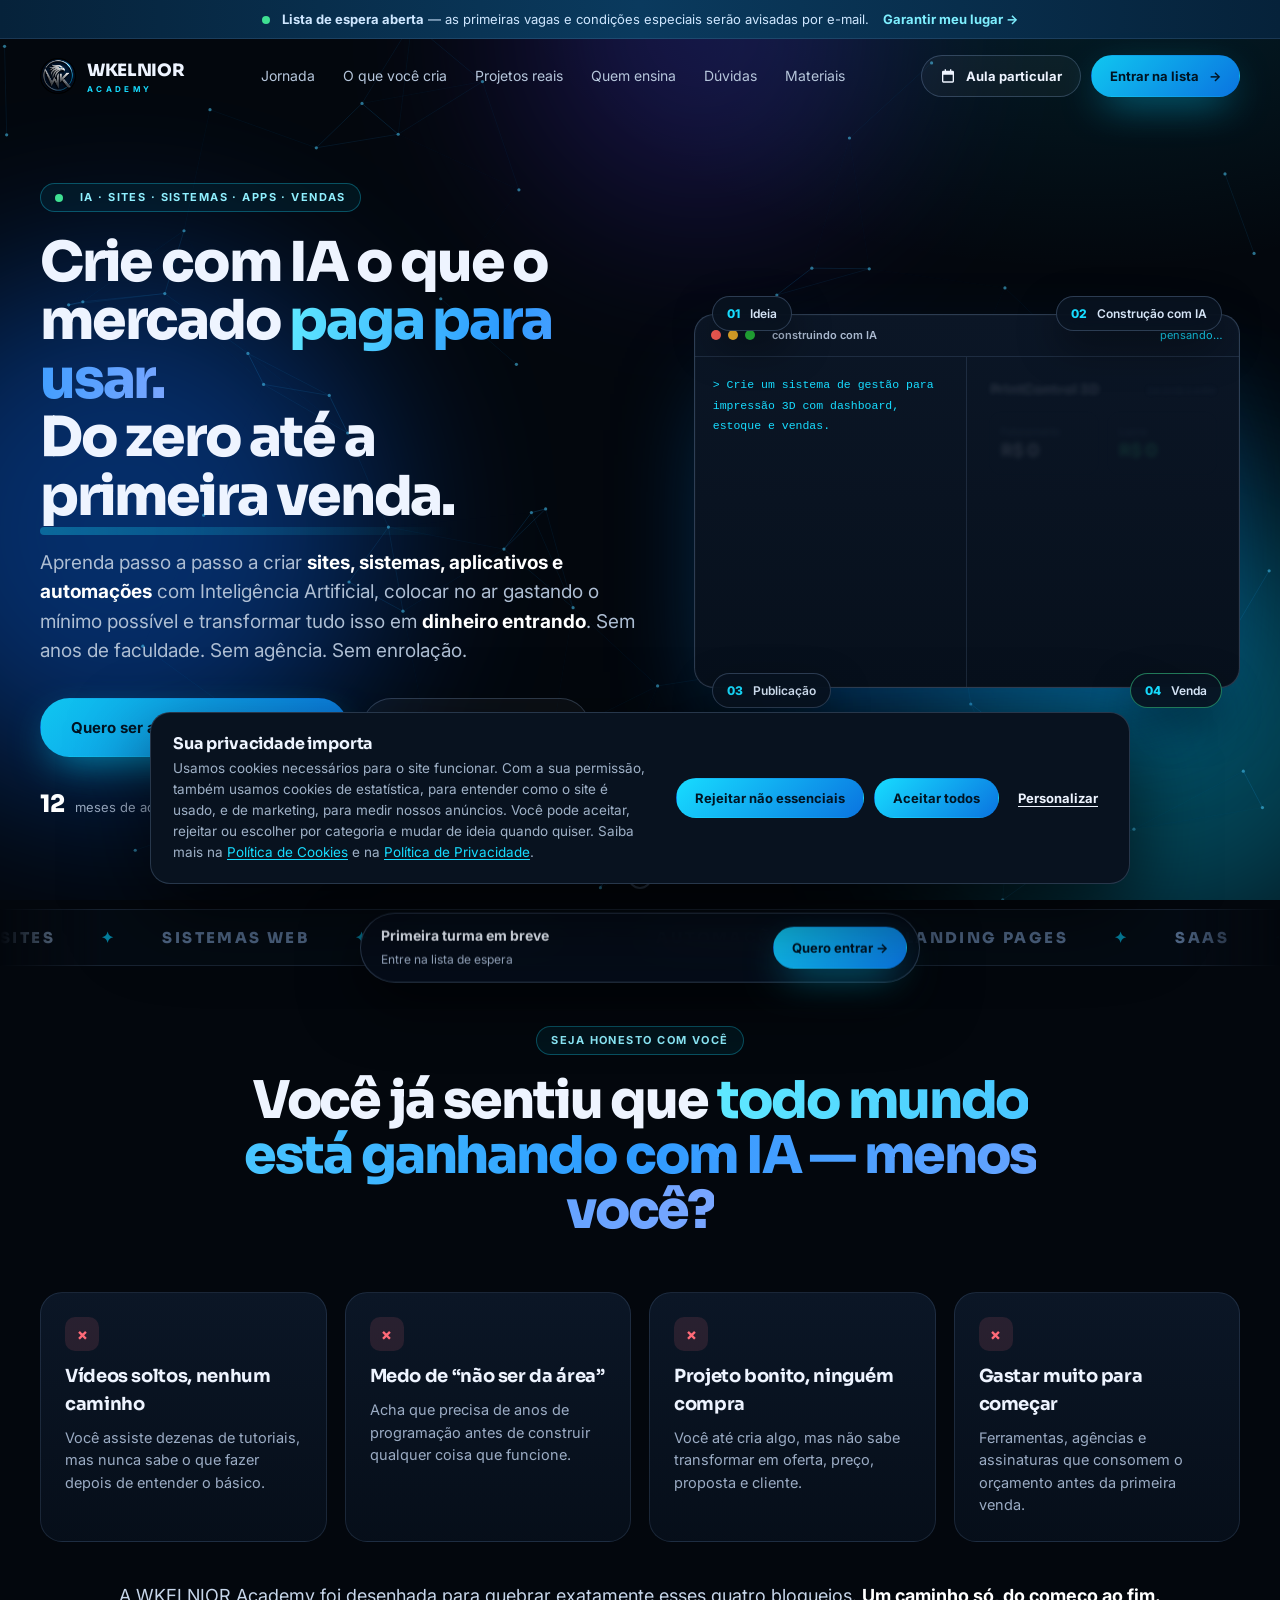
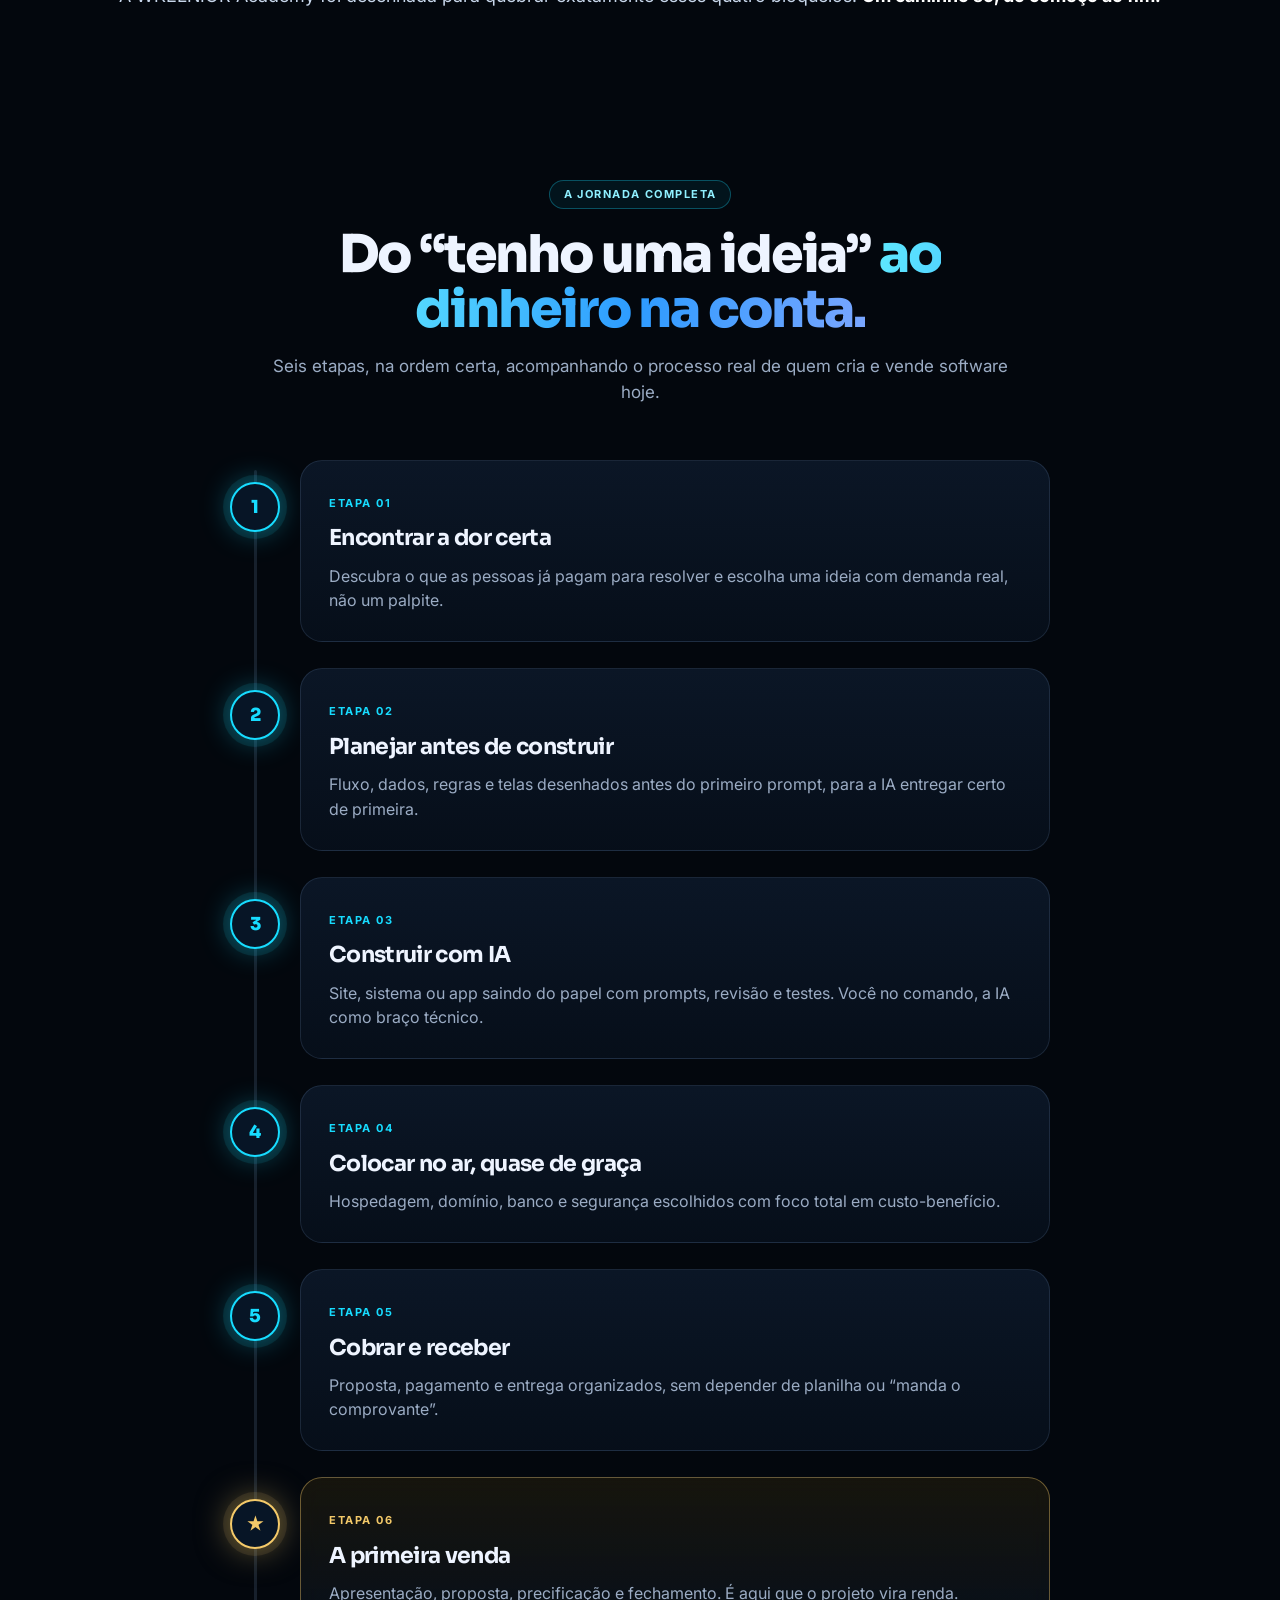
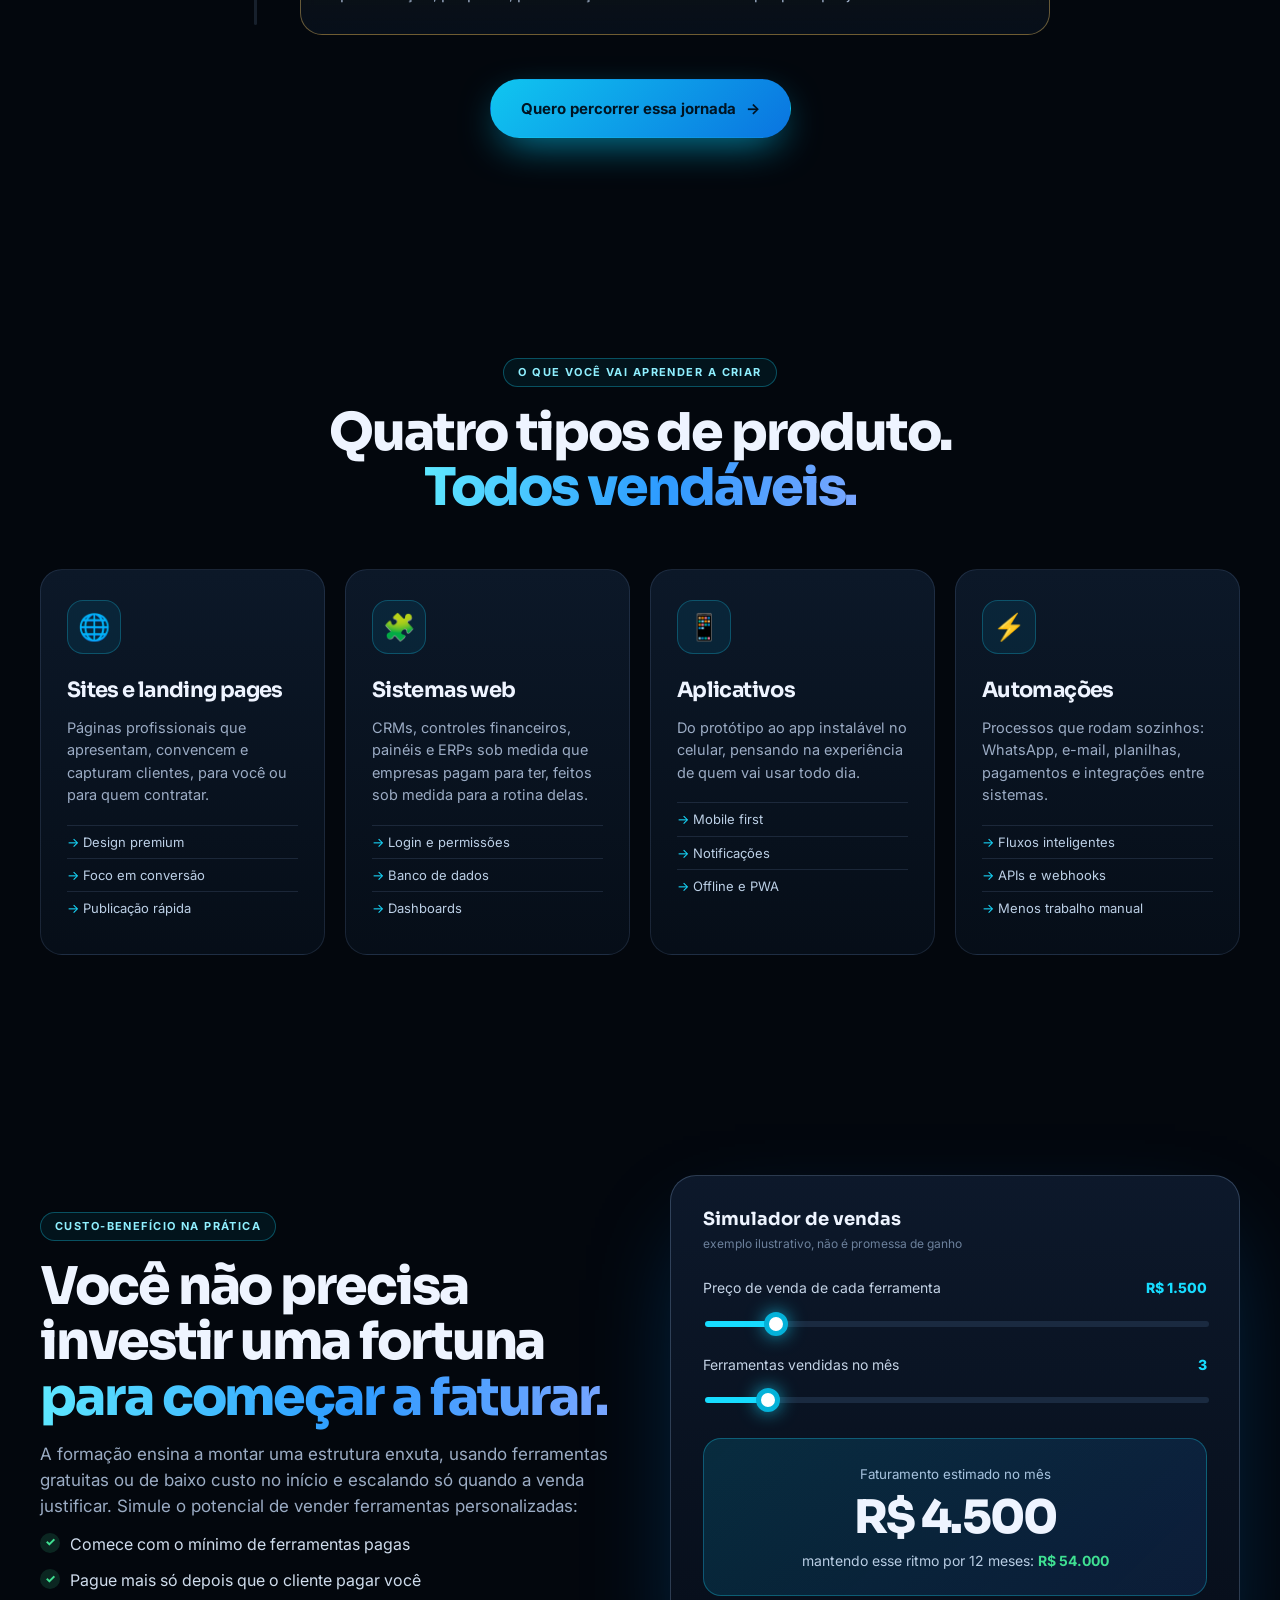
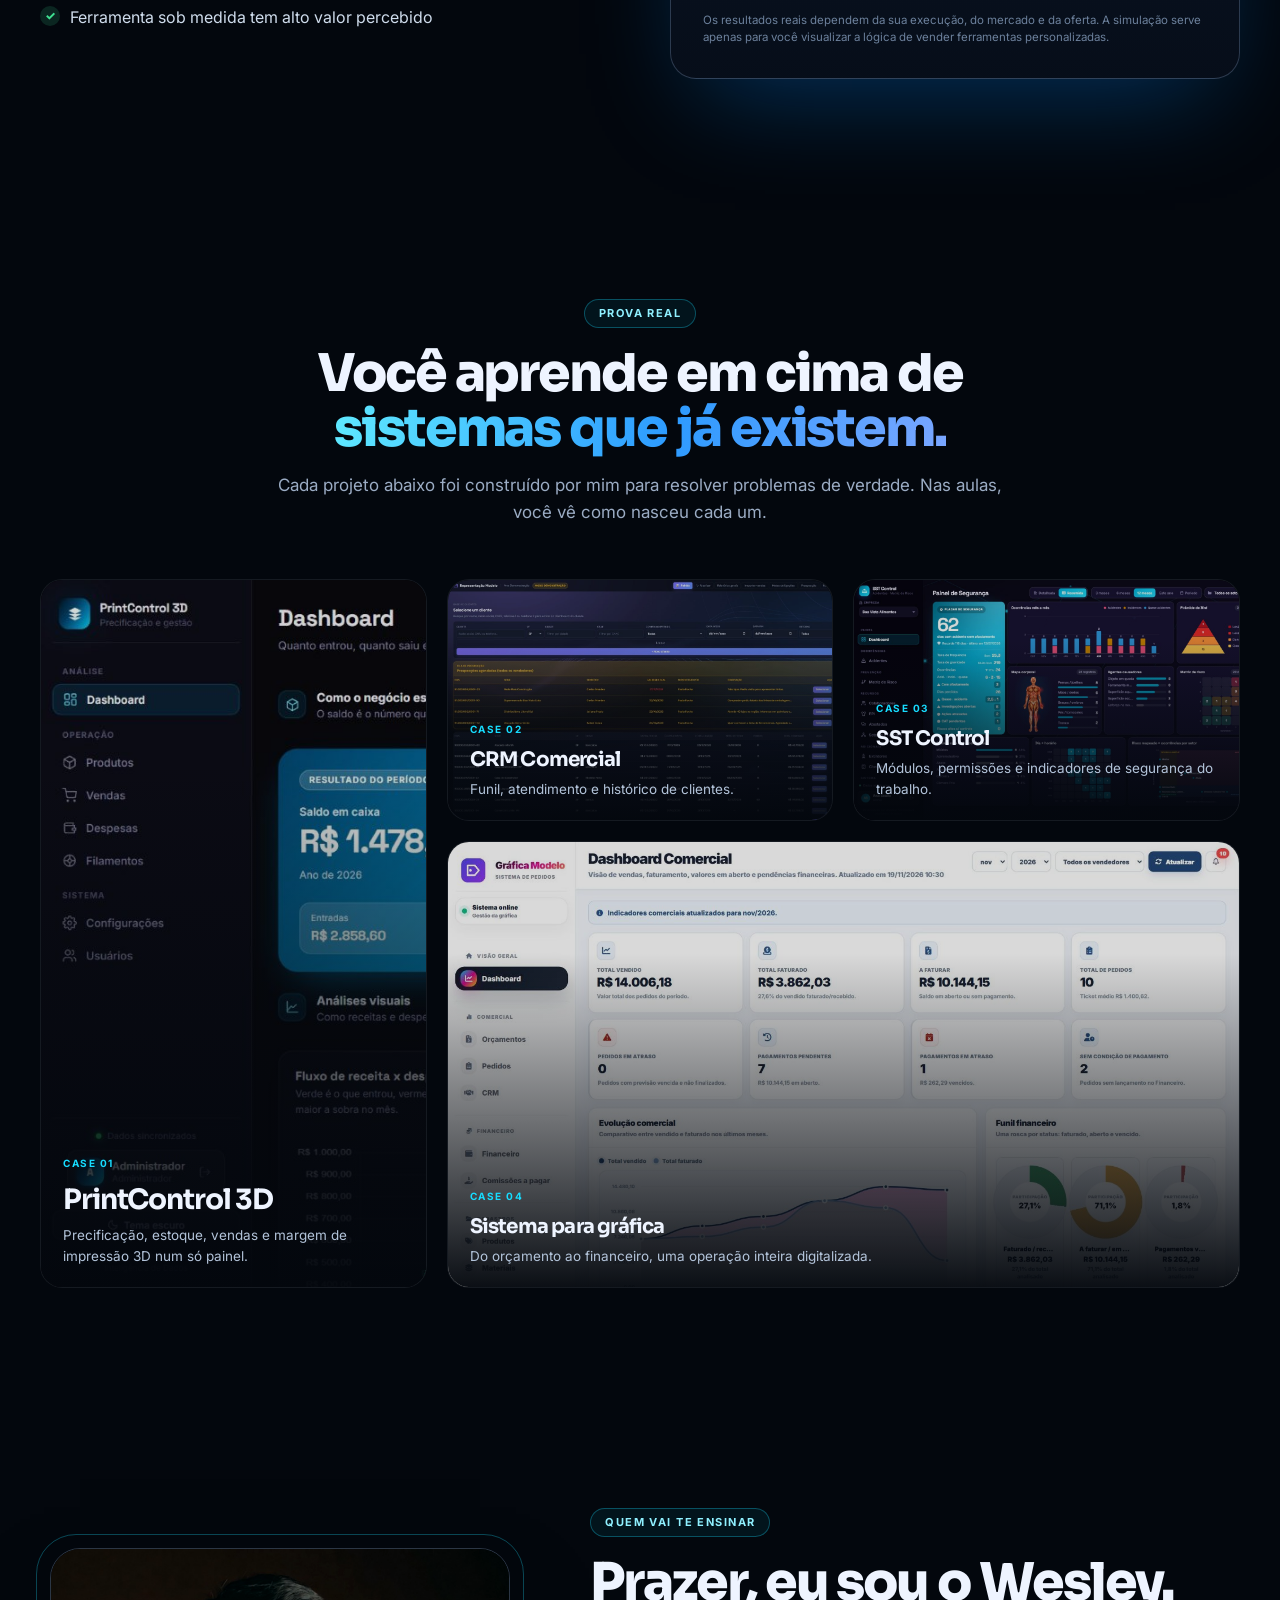
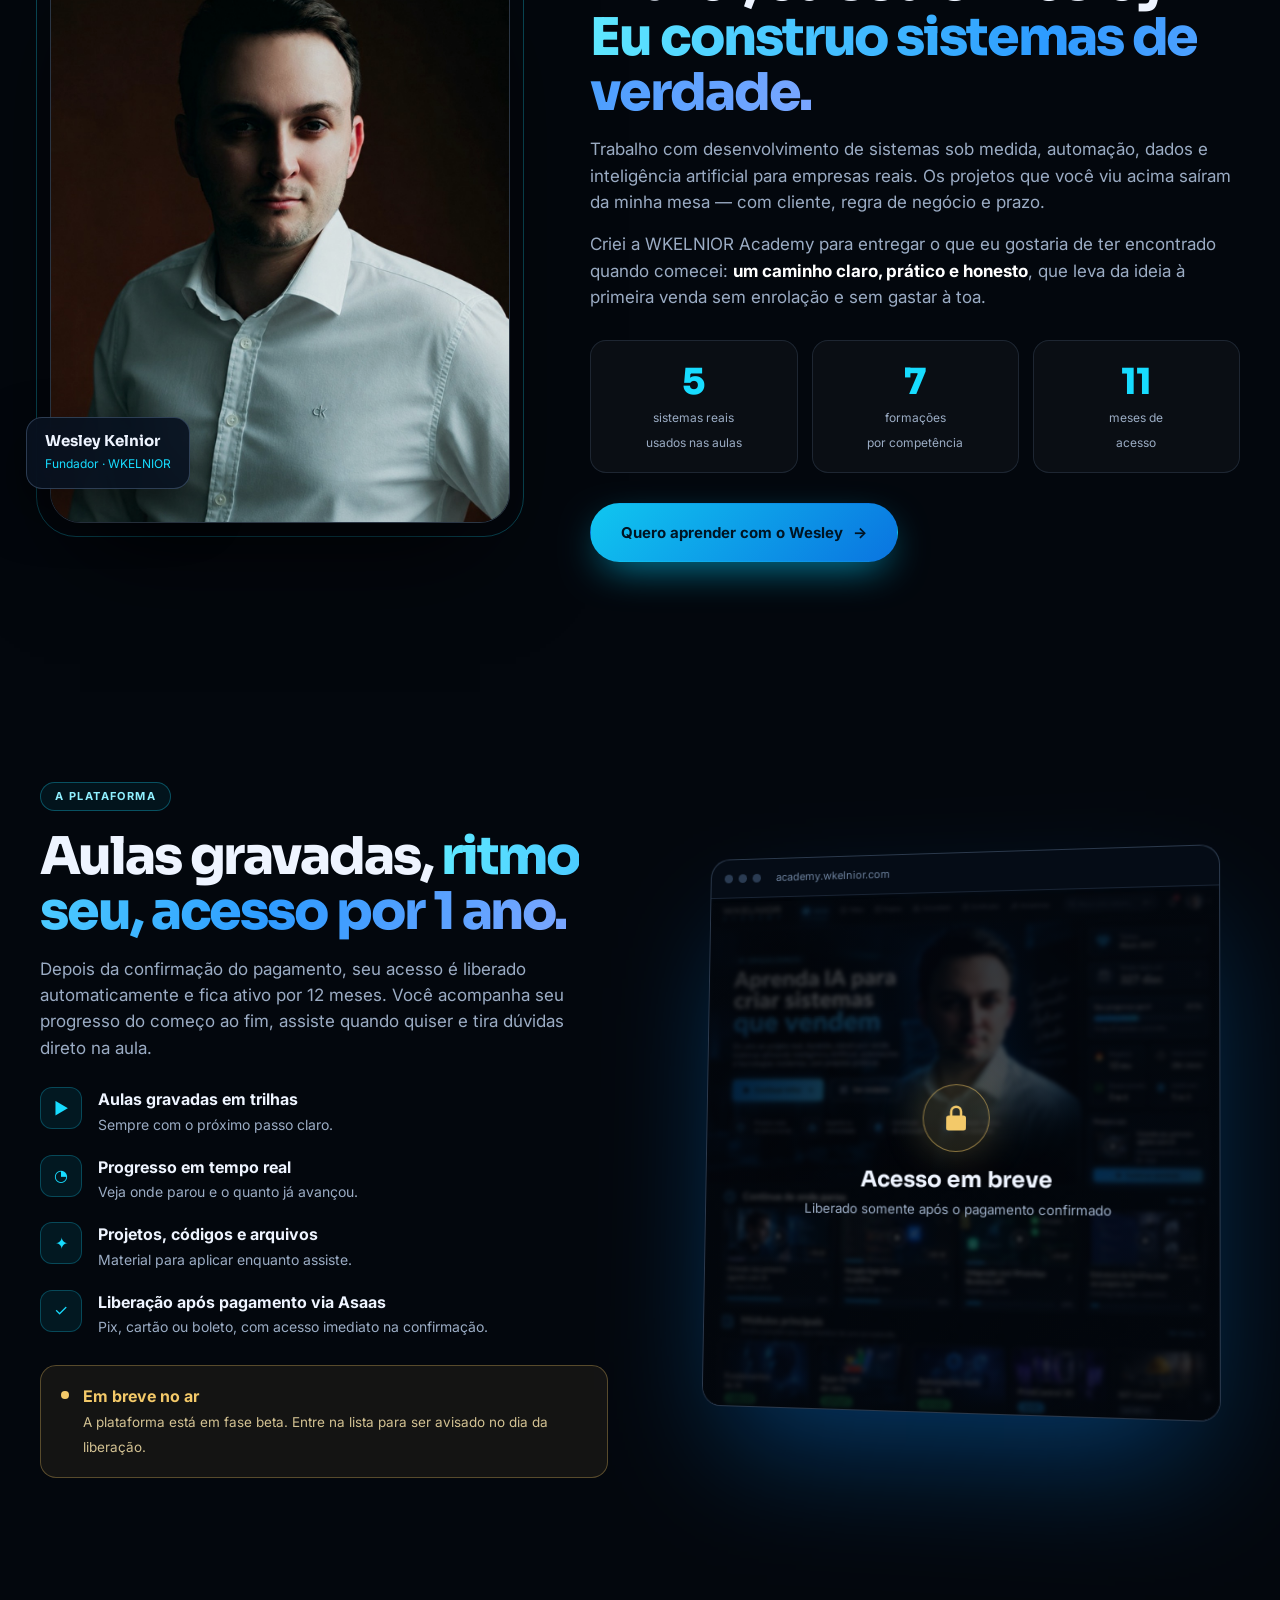
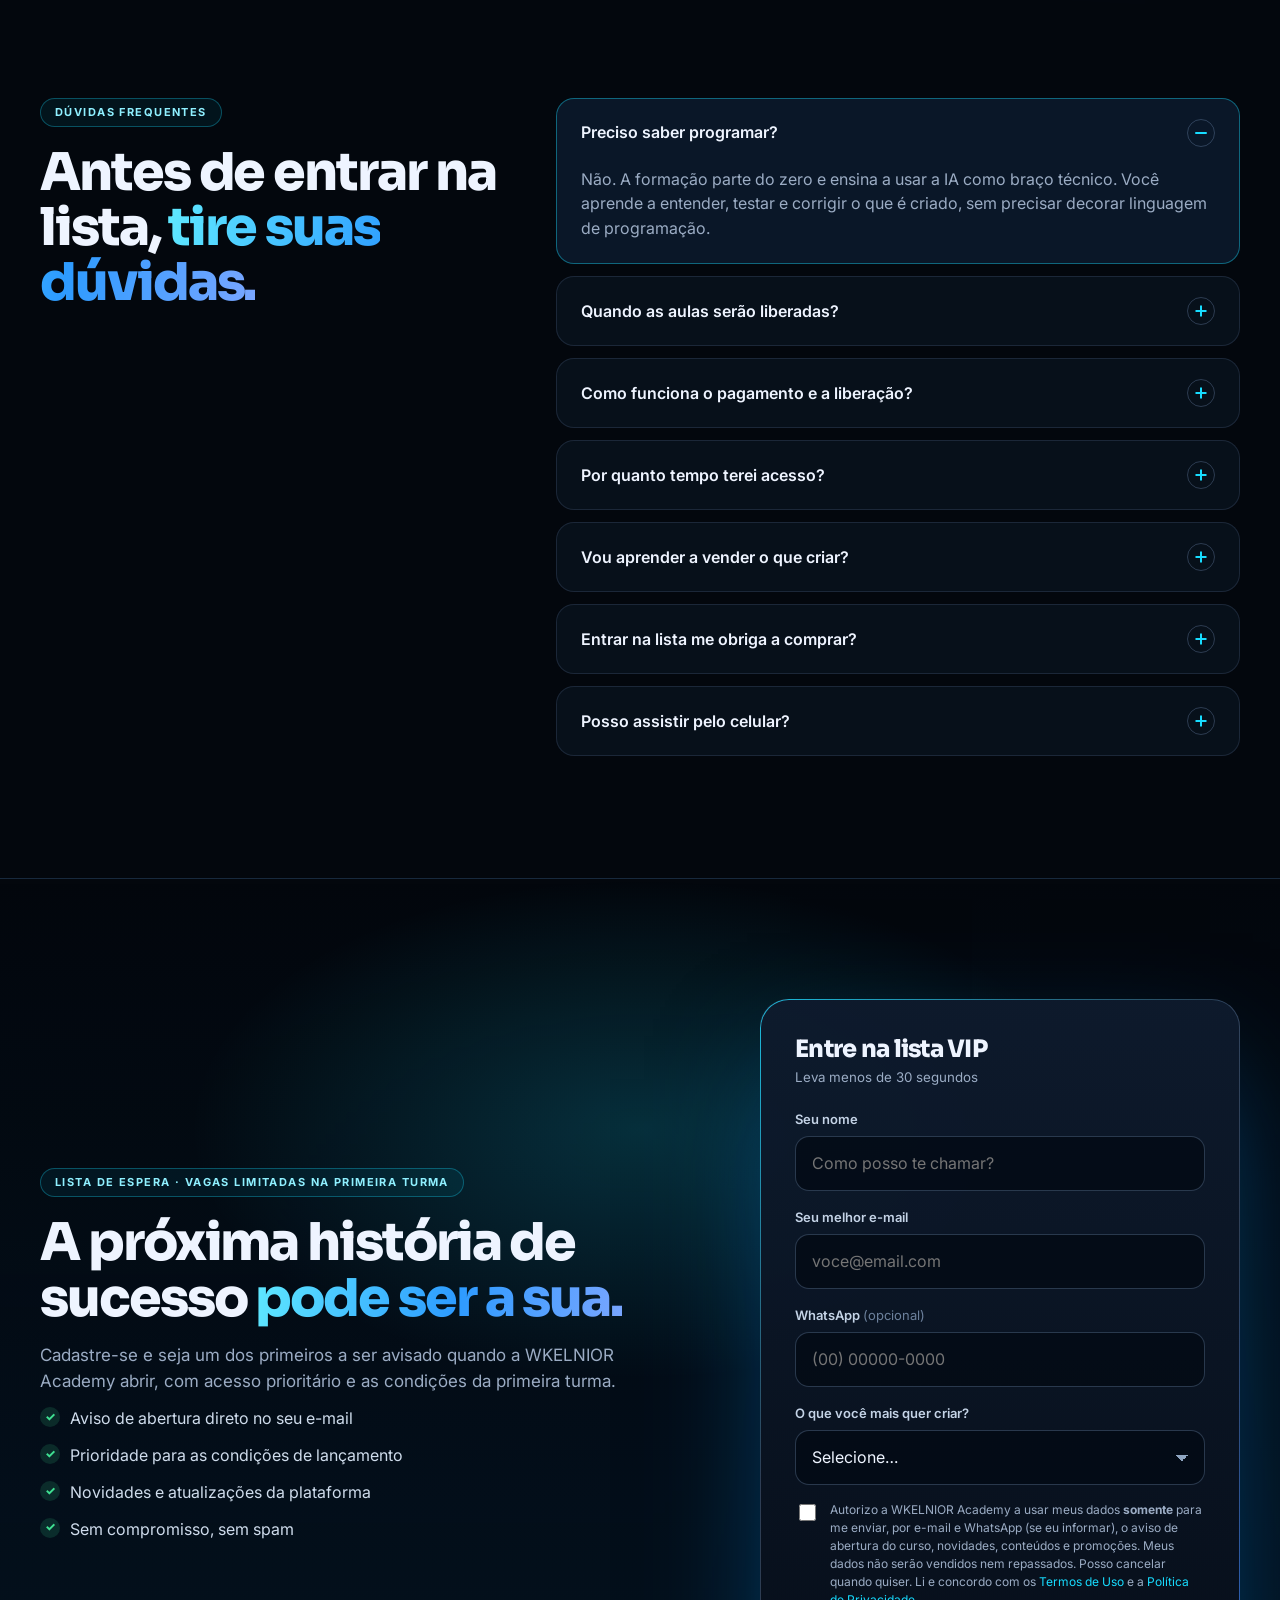
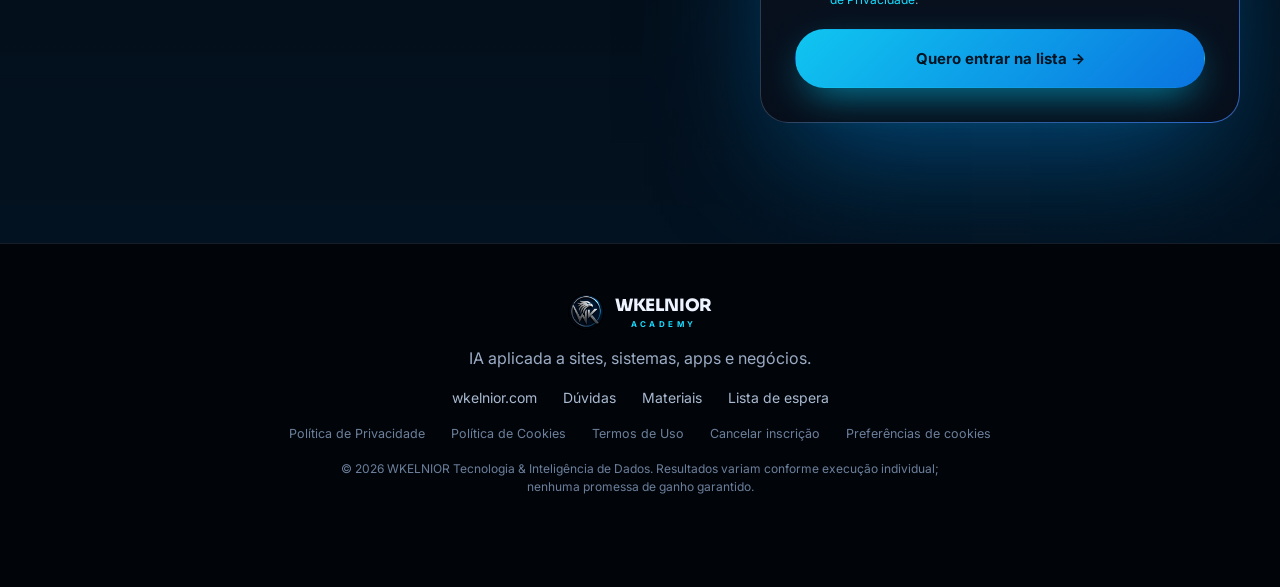
<file: index.html>
<!doctype html>
<html lang="pt-BR">
<head>
  <meta charset="utf-8">
  <meta name="viewport" content="width=device-width,initial-scale=1">
  <meta name="theme-color" content="#03070d">
  <title>WKELNIOR Academy — Crie sites, sistemas e apps com IA até a primeira venda</title>
  <meta name="description" content="Aprenda a criar sites, sistemas, apps e automações com Inteligência Artificial, do zero até a primeira venda, com o melhor custo-benefício. Entre na lista de espera da WKELNIOR Academy.">
  <link rel="icon" href="assets/img/wk-logo.png" type="image/png">
  <link rel="canonical" href="https://wkelnior.com/">
  <meta property="og:type" content="website">
  <meta property="og:title" content="WKELNIOR Academy — Do zero à primeira venda com IA">
  <meta property="og:description" content="Sites, sistemas, apps e automações criados com IA. Entre na lista de espera e seja avisado quando as aulas abrirem.">
  <meta property="og:image" content="assets/img/wesley-portrait.jpg">
  <meta name="twitter:card" content="summary_large_image">
  <link rel="preconnect" href="https://fonts.googleapis.com">
  <link rel="preconnect" href="https://fonts.gstatic.com" crossorigin>
  <link href="https://fonts.googleapis.com/css2?family=Inter:wght@400;500;600;700&family=Sora:wght@500;600;700;800&display=swap" rel="stylesheet">
  <link rel="stylesheet" href="assets/css/landing.css">
  <link rel="stylesheet" href="assets/css/consent.css">
  <script type="application/ld+json">
  {"@context":"https://schema.org","@type":"Course","name":"WKELNIOR Academy","description":"Formação em criação de sites, sistemas, apps e automações com IA, do zero até a primeira venda.","provider":{"@type":"Organization","name":"WKELNIOR Tecnologia & Inteligência de Dados","url":"https://wkelnior.com/"}}
  </script>
</head>
<body>
<div class="progress" id="progress"></div>
<canvas id="net" aria-hidden="true"></canvas>
<div class="aurora" aria-hidden="true"><i></i><i></i><i></i></div>

<div class="topbar">
  <span class="live-dot"></span>
  <b>Lista de espera aberta</b> — as primeiras vagas e condições especiais serão avisadas por e-mail.
  <a href="#lista" data-cta="topbar">Garantir meu lugar →</a>
</div>

<header class="header" id="header">
  <div class="wrap nav">
    <a class="brand" href="#top" aria-label="WKELNIOR Academy">
      <img src="assets/img/wk-logo.png" alt="" width="36" height="36">
      <span>WKELNIOR<small>ACADEMY</small></span>
    </a>
    <nav class="links" aria-label="Principal">
      <a href="#jornada">Jornada</a>
      <a href="#construir">O que você cria</a>
      <a href="#projetos">Projetos reais</a>
      <a href="#wesley">Quem ensina</a>
      <a href="#faq">Dúvidas</a>
      <a href="materiais.html">Materiais</a>
    </nav>
    <div class="nav-actions">
      <button class="btn btn-ghost btn-sm" type="button" id="openLesson"><svg viewBox="0 0 24 24" width="16" height="16" aria-hidden="true"><path fill="currentColor" d="M7 2v2H5a2 2 0 0 0-2 2v14a2 2 0 0 0 2 2h14a2 2 0 0 0 2-2V6a2 2 0 0 0-2-2h-2V2h-2v2H9V2zm12 8v10H5V10z"/></svg><span>Aula particular</span></button>
      <a class="btn btn-primary btn-sm magnetic" href="#lista" data-cta="header">Entrar na lista <span>→</span></a>
    </div>
  </div>
</header>

<main id="top">
<!-- ============ HERO ============ -->
<section class="hero">
  <div class="wrap hero-grid">
    <div class="hero-copy">
      <div class="chip reveal"><span class="live-dot"></span> IA · SITES · SISTEMAS · APPS · VENDAS</div>
      <h1 class="reveal d1">Crie com IA o que o mercado <span class="grad">paga para usar.</span><br>Do zero até a <span class="underline">primeira venda.</span></h1>
      <p class="lead reveal d2">Aprenda passo a passo a criar <b>sites, sistemas, aplicativos e automações</b> com Inteligência Artificial, colocar no ar gastando o mínimo possível e transformar tudo isso em <b>dinheiro entrando</b>. Sem anos de faculdade. Sem agência. Sem enrolação.</p>
      <div class="hero-ctas reveal d3">
        <a class="btn btn-primary btn-lg magnetic pulse" href="#lista" data-cta="hero">Quero ser avisado da abertura <span>→</span></a>
        <a class="btn btn-ghost btn-lg" href="#jornada" data-cta="hero-video"><svg viewBox="0 0 24 24" width="18" height="18"><path fill="currentColor" d="M8 5v14l11-7z"/></svg> Ver como funciona</a>
      </div>
      <ul class="hero-trust reveal d4">
        <li><b data-count="12">0</b> meses de acesso</li>
        <li><b data-count="7">0</b> formações por competência</li>
        <li><b data-count="5">0</b> sistemas reais nas aulas</li>
      </ul>
    </div>

    <div class="hero-stage reveal d2" aria-label="Demonstração animada: do prompt à primeira venda">
      <div class="build" id="build">
        <div class="build-bar"><i></i><i></i><i></i><span>construindo com IA</span><em id="buildStatus">pensando…</em></div>
        <div class="build-body">
          <div class="build-term" id="buildTerm"></div>
          <div class="build-app" id="buildApp">
            <div class="app-head"><b>PrintControl 3D</b><span>dashboard</span></div>
            <div class="app-kpis">
              <div><small>Faturamento</small><strong id="kpi1">R$ 0</strong></div>
              <div><small>Lucro</small><strong id="kpi2" class="pos">R$ 0</strong></div>
            </div>
            <svg class="app-chart" viewBox="0 0 300 80" preserveAspectRatio="none"><defs><linearGradient id="g" x1="0" x2="0" y1="0" y2="1"><stop offset="0" stop-color="#0bdbff" stop-opacity=".45"/><stop offset="1" stop-color="#0bdbff" stop-opacity="0"/></linearGradient></defs><path id="chartFill" d="M0 80 L0 60 C40 50 60 66 100 44 S170 36 210 22 S270 14 300 6 L300 80Z" fill="url(#g)"/><path id="chartLine" d="M0 60 C40 50 60 66 100 44 S170 36 210 22 S270 14 300 6" fill="none" stroke="#0bdbff" stroke-width="2.4"/></svg>
          </div>
        </div>
        <div class="sale-toast" id="saleToast"><span class="ico">💸</span><div><b>Nova venda!</b><small>Sistema sob medida · R$ 1.500,00</small></div></div>
      </div>
      <div class="float f1"><span>01</span> Ideia</div>
      <div class="float f2"><span>02</span> Construção com IA</div>
      <div class="float f3"><span>03</span> Publicação</div>
      <div class="float f4"><span>04</span> Venda</div>
    </div>
  </div>
  <a class="scroll-hint" href="#jornada" aria-label="Rolar"><i></i></a>
</section>

<div class="marquee" aria-hidden="true">
  <div class="track">
    <span>SITES</span><span>SISTEMAS WEB</span><span>APLICATIVOS</span><span>AUTOMAÇÕES</span><span>LANDING PAGES</span><span>SAAS</span><span>DASHBOARDS</span><span>INTEGRAÇÕES</span><span>VENDA DE FERRAMENTAS</span><span>PRIMEIRA VENDA</span>
    <span>SITES</span><span>SISTEMAS WEB</span><span>APLICATIVOS</span><span>AUTOMAÇÕES</span><span>LANDING PAGES</span><span>SAAS</span><span>DASHBOARDS</span><span>INTEGRAÇÕES</span><span>VENDA DE FERRAMENTAS</span><span>PRIMEIRA VENDA</span>
  </div>
</div>

<!-- SEÇÃO DE VÍDEO REMOVIDA TEMPORARIAMENTE (reativar quando houver o vídeo: descomentar e preencher video.youtubeId em assets/js/config.js)
<section class="section" id="video">
  <div class="wrap">
    <div class="head center reveal">
      <div class="chip">ASSISTA ANTES DE DECIDIR</div>
      <h2>Veja em poucos minutos <span class="grad">como é construir com IA.</span></h2>
      <p>Uma apresentação direta de como a formação funciona e o caminho que você vai seguir.</p>
    </div>
    <div class="video-shell reveal" id="videoShell" data-video="">
      <div class="video-glow"></div>
      <div class="video-frame">
        <img src="assets/img/printcontrol-dashboard.jpg" alt="" class="video-poster">
        <div class="video-shade"></div>
        <button class="play" id="playBtn" aria-label="Reproduzir vídeo de apresentação"><i></i><svg viewBox="0 0 24 24" width="34" height="34"><path fill="currentColor" d="M8 5v14l11-7z"/></svg></button>
        <div class="video-meta"><span class="live-dot"></span><b>Apresentação da WKELNIOR Academy</b><small>com Wesley Kelnior</small></div>
        <div class="video-soon" id="videoSoon">Vídeo de apresentação em breve · entre na lista e receba em primeira mão</div>
      </div>
    </div>
  </div>
</section>
-->

<!-- ============ DOR ============ -->
<section class="section tight">
  <div class="wrap pain">
    <div class="head reveal">
      <div class="chip">SEJA HONESTO COM VOCÊ</div>
      <h2>Você já sentiu que <span class="grad">todo mundo está ganhando com IA — menos você?</span></h2>
    </div>
    <div class="pain-grid">
      <article class="card reveal"><span class="x">×</span><h3>Vídeos soltos, nenhum caminho</h3><p>Você assiste dezenas de tutoriais, mas nunca sabe o que fazer depois de entender o básico.</p></article>
      <article class="card reveal d1"><span class="x">×</span><h3>Medo de “não ser da área”</h3><p>Acha que precisa de anos de programação antes de construir qualquer coisa que funcione.</p></article>
      <article class="card reveal d2"><span class="x">×</span><h3>Projeto bonito, ninguém compra</h3><p>Você até cria algo, mas não sabe transformar em oferta, preço, proposta e cliente.</p></article>
      <article class="card reveal d3"><span class="x">×</span><h3>Gastar muito para começar</h3><p>Ferramentas, agências e assinaturas que consomem o orçamento antes da primeira venda.</p></article>
    </div>
    <p class="pain-end reveal">A WKELNIOR Academy foi desenhada para quebrar exatamente esses quatro bloqueios. <b>Um caminho só, do começo ao fim.</b></p>
  </div>
</section>

<!-- ============ JORNADA ============ -->
<section class="section" id="jornada">
  <div class="wrap">
    <div class="head center reveal">
      <div class="chip">A JORNADA COMPLETA</div>
      <h2>Do “tenho uma ideia” <span class="grad">ao dinheiro na conta.</span></h2>
      <p>Seis etapas, na ordem certa, acompanhando o processo real de quem cria e vende software hoje.</p>
    </div>
    <div class="journey" id="journey">
      <div class="journey-line"><i id="journeyFill"></i></div>
      <article class="step reveal"><div class="dot">1</div><div class="card"><small>ETAPA 01</small><h3>Encontrar a dor certa</h3><p>Descubra o que as pessoas já pagam para resolver e escolha uma ideia com demanda real, não um palpite.</p></div></article>
      <article class="step reveal"><div class="dot">2</div><div class="card"><small>ETAPA 02</small><h3>Planejar antes de construir</h3><p>Fluxo, dados, regras e telas desenhados antes do primeiro prompt, para a IA entregar certo de primeira.</p></div></article>
      <article class="step reveal"><div class="dot">3</div><div class="card"><small>ETAPA 03</small><h3>Construir com IA</h3><p>Site, sistema ou app saindo do papel com prompts, revisão e testes. Você no comando, a IA como braço técnico.</p></div></article>
      <article class="step reveal"><div class="dot">4</div><div class="card"><small>ETAPA 04</small><h3>Colocar no ar, quase de graça</h3><p>Hospedagem, domínio, banco e segurança escolhidos com foco total em custo-benefício.</p></div></article>
      <article class="step reveal"><div class="dot">5</div><div class="card"><small>ETAPA 05</small><h3>Cobrar e receber</h3><p>Proposta, pagamento e entrega organizados, sem depender de planilha ou “manda o comprovante”.</p></div></article>
      <article class="step reveal"><div class="dot gold">★</div><div class="card gold"><small>ETAPA 06</small><h3>A primeira venda</h3><p>Apresentação, proposta, precificação e fechamento. É aqui que o projeto vira renda.</p></div></article>
    </div>
    <div class="center reveal" style="margin-top:44px"><a class="btn btn-primary btn-lg magnetic" href="#lista" data-cta="jornada">Quero percorrer essa jornada <span>→</span></a></div>
  </div>
</section>

<!-- ============ O QUE VOCE CRIA ============ -->
<section class="section" id="construir">
  <div class="wrap">
    <div class="head center reveal">
      <div class="chip">O QUE VOCÊ VAI APRENDER A CRIAR</div>
      <h2>Quatro tipos de produto. <span class="grad">Todos vendáveis.</span></h2>
    </div>
    <div class="build-grid">
      <article class="tilt reveal"><div class="spot"></div><div class="ico">🌐</div><h3>Sites e landing pages</h3><p>Páginas profissionais que apresentam, convencem e capturam clientes, para você ou para quem contratar.</p><ul><li>Design premium</li><li>Foco em conversão</li><li>Publicação rápida</li></ul></article>
      <article class="tilt reveal d1"><div class="spot"></div><div class="ico">🧩</div><h3>Sistemas web</h3><p>CRMs, controles financeiros, painéis e ERPs sob medida que empresas pagam para ter, feitos sob medida para a rotina delas.</p><ul><li>Login e permissões</li><li>Banco de dados</li><li>Dashboards</li></ul></article>
      <article class="tilt reveal d2"><div class="spot"></div><div class="ico">📱</div><h3>Aplicativos</h3><p>Do protótipo ao app instalável no celular, pensando na experiência de quem vai usar todo dia.</p><ul><li>Mobile first</li><li>Notificações</li><li>Offline e PWA</li></ul></article>
      <article class="tilt reveal d3"><div class="spot"></div><div class="ico">⚡</div><h3>Automações</h3><p>Processos que rodam sozinhos: WhatsApp, e-mail, planilhas, pagamentos e integrações entre sistemas.</p><ul><li>Fluxos inteligentes</li><li>APIs e webhooks</li><li>Menos trabalho manual</li></ul></article>
    </div>
  </div>
</section>

<!-- ============ CUSTO BENEFICIO ============ -->
<section class="section" id="custo">
  <div class="wrap cost">
    <div class="cost-copy reveal">
      <div class="chip">CUSTO-BENEFÍCIO NA PRÁTICA</div>
      <h2>Você não precisa investir uma fortuna <span class="grad">para começar a faturar.</span></h2>
      <p>A formação ensina a montar uma estrutura enxuta, usando ferramentas gratuitas ou de baixo custo no início e escalando só quando a venda justificar. Simule o potencial de vender ferramentas personalizadas:</p>
      <ul class="check">
        <li>Comece com o mínimo de ferramentas pagas</li>
        <li>Pague mais só depois que o cliente pagar você</li>
        <li>Ferramenta sob medida tem alto valor percebido</li>
      </ul>
    </div>
    <div class="sim reveal d1" id="sim">
      <div class="sim-top"><b>Simulador de vendas</b><small>exemplo ilustrativo, não é promessa de ganho</small></div>
      <label>Preço de venda de cada ferramenta <output id="o1">R$ 1.500</output></label>
      <input type="range" id="r1" min="300" max="10000" step="100" value="1500">
      <label>Ferramentas vendidas no mês <output id="o2">3</output></label>
      <input type="range" id="r2" min="1" max="20" step="1" value="3">
      <div class="sim-result"><small>Faturamento estimado no mês</small><strong id="simMonth">R$ 4.500</strong><span>mantendo esse ritmo por 12 meses: <b id="simYear">R$ 54.000</b></span></div>
      <p class="sim-note">Os resultados reais dependem da sua execução, do mercado e da oferta. A simulação serve apenas para você visualizar a lógica de vender ferramentas personalizadas.</p>
    </div>
  </div>
</section>

<!-- ============ PROJETOS ============ -->
<section class="section" id="projetos">
  <div class="wrap">
    <div class="head center reveal">
      <div class="chip">PROVA REAL</div>
      <h2>Você aprende em cima de <span class="grad">sistemas que já existem.</span></h2>
      <p>Cada projeto abaixo foi construído por mim para resolver problemas de verdade. Nas aulas, você vê como nasceu cada um.</p>
    </div>
    <div class="showcase">
      <article class="shot big reveal"><img src="assets/img/printcontrol-dashboard.jpg" alt="Painel do PrintControl 3D" loading="lazy"><div class="cap"><small>CASE 01</small><h3>PrintControl 3D</h3><p>Precificação, estoque, vendas e margem de impressão 3D num só painel.</p></div></article>
      <article class="shot reveal d1"><img src="assets/img/crm-clientes.jpg" alt="CRM comercial" loading="lazy"><div class="cap"><small>CASE 02</small><h3>CRM Comercial</h3><p>Funil, atendimento e histórico de clientes.</p></div></article>
      <article class="shot reveal d2"><img src="assets/img/sst-dashboard.jpg" alt="SST Control" loading="lazy"><div class="cap"><small>CASE 03</small><h3>SST Control</h3><p>Módulos, permissões e indicadores de segurança do trabalho.</p></div></article>
      <article class="shot wide reveal"><img src="assets/img/grafica-dashboard.jpg" alt="Sistema para gráfica" loading="lazy"><div class="cap"><small>CASE 04</small><h3>Sistema para gráfica</h3><p>Do orçamento ao financeiro, uma operação inteira digitalizada.</p></div></article>
    </div>
  </div>
</section>

<!-- ============ WESLEY ============ -->
<section class="section" id="wesley">
  <div class="wrap about">
    <div class="about-photo reveal">
      <div class="ring"></div>
      <img src="assets/img/wesley-portrait.jpg" alt="Wesley Kelnior, criador da WKELNIOR Academy" loading="lazy">
      <div class="badge b1"><b>Wesley Kelnior</b><small>Fundador · WKELNIOR</small></div>
    </div>
    <div class="about-copy reveal d1">
      <div class="chip">QUEM VAI TE ENSINAR</div>
      <h2>Prazer, eu sou o Wesley. <span class="grad">Eu construo sistemas de verdade.</span></h2>
      <p>Trabalho com desenvolvimento de sistemas sob medida, automação, dados e inteligência artificial para empresas reais. Os projetos que você viu acima saíram da minha mesa — com cliente, regra de negócio e prazo.</p>
      <p>Criei a WKELNIOR Academy para entregar o que eu gostaria de ter encontrado quando comecei: <b>um caminho claro, prático e honesto</b>, que leva da ideia à primeira venda sem enrolação e sem gastar à toa.</p>
      <div class="about-stats">
        <div><strong data-count="5">0</strong><span>sistemas reais<br>usados nas aulas</span></div>
        <div><strong data-count="7">0</strong><span>formações<br>por competência</span></div>
        <div><strong data-count="12">0</strong><span>meses de<br>acesso</span></div>
      </div>
      <a class="btn btn-primary btn-lg magnetic" href="#lista" data-cta="about">Quero aprender com o Wesley <span>→</span></a>
    </div>
  </div>
</section>

<!-- ============ PLATAFORMA ============ -->
<section class="section" id="plataforma">
  <div class="wrap platform">
    <div class="platform-copy reveal">
      <div class="chip">A PLATAFORMA</div>
      <h2>Aulas gravadas, <span class="grad">ritmo seu, acesso por 1 ano.</span></h2>
      <p>Depois da confirmação do pagamento, seu acesso é liberado automaticamente e fica ativo por 12 meses. Você acompanha seu progresso do começo ao fim, assiste quando quiser e tira dúvidas direto na aula.</p>
      <ul class="feat">
        <li><span>▶</span><div><b>Aulas gravadas em trilhas</b><small>Sempre com o próximo passo claro.</small></div></li>
        <li><span>◔</span><div><b>Progresso em tempo real</b><small>Veja onde parou e o quanto já avançou.</small></div></li>
        <li><span>✦</span><div><b>Projetos, códigos e arquivos</b><small>Material para aplicar enquanto assiste.</small></div></li>
        <li><span>✓</span><div><b>Liberação após pagamento via Asaas</b><small>Pix, cartão ou boleto, com acesso imediato na confirmação.</small></div></li>
      </ul>
      <div class="soon-box"><span class="live-dot amber"></span><div><b>Em breve no ar</b><small>A plataforma está em fase beta. Entre na lista para ser avisado no dia da liberação.</small></div></div>
    </div>
    <div class="platform-visual reveal d1">
      <div class="device">
        <div class="device-top"><i></i><i></i><i></i><span>academy.wkelnior.com</span></div>
        <div class="device-screen"><img src="assets/img/plataforma-preview.jpg" alt="Prévia da área do aluno da WKELNIOR Academy" loading="lazy"></div>
        <div class="lock-overlay"><div class="lock"><svg viewBox="0 0 24 24" width="30" height="30"><path fill="currentColor" d="M12 2a5 5 0 0 0-5 5v3H6a2 2 0 0 0-2 2v8a2 2 0 0 0 2 2h12a2 2 0 0 0 2-2v-8a2 2 0 0 0-2-2h-1V7a5 5 0 0 0-5-5zm-3 8V7a3 3 0 0 1 6 0v3z"/></svg></div><b>Acesso em breve</b><small>Liberado somente após o pagamento confirmado</small></div>
      </div>
    </div>
  </div>
</section>

<!-- ============ FAQ ============ -->
<section class="section" id="faq">
  <div class="wrap faq">
    <div class="head reveal">
      <div class="chip">DÚVIDAS FREQUENTES</div>
      <h2>Antes de entrar na lista, <span class="grad">tire suas dúvidas.</span></h2>
    </div>
    <div class="faq-list reveal d1">
      <details open><summary>Preciso saber programar?<i></i></summary><p>Não. A formação parte do zero e ensina a usar a IA como braço técnico. Você aprende a entender, testar e corrigir o que é criado, sem precisar decorar linguagem de programação.</p></details>
      <details><summary>Quando as aulas serão liberadas?<i></i></summary><p>A plataforma está em fase beta. Ao entrar na lista de espera, você é avisado por e-mail assim que a primeira turma abrir, com prioridade e as condições de lançamento.</p></details>
      <details><summary>Como funciona o pagamento e a liberação?<i></i></summary><p>O pagamento será processado pelo Asaas (Pix, cartão ou boleto). Assim que o pagamento for validado, seu acesso é liberado e fica ativo por 12 meses.</p></details>
      <details><summary>Por quanto tempo terei acesso?<i></i></summary><p>12 meses contados a partir da confirmação do pagamento. Dentro desse período você pode assistir quantas vezes quiser, no seu ritmo.</p></details>
      <details><summary>Vou aprender a vender o que criar?<i></i></summary><p>Sim. A jornada vai até a primeira venda: identificação da dor, oferta, demonstração, proposta, precificação, cobrança e pós-venda.</p></details>
      <details><summary>Entrar na lista me obriga a comprar?<i></i></summary><p>Não. A lista serve apenas para você receber novidades e o aviso de abertura. Sem compromisso e sem spam, e você pode sair quando quiser.</p></details>
      <details><summary>Posso assistir pelo celular?<i></i></summary><p>Sim. A plataforma é responsiva e funciona no computador, tablet e celular.</p></details>
    </div>
  </div>
</section>

<!-- ============ CTA FINAL / FORM ============ -->
<section class="final" id="lista">
  <div class="final-glow"></div>
  <div class="wrap final-grid">
    <div class="final-copy reveal">
      <div class="chip">LISTA DE ESPERA · VAGAS LIMITADAS NA PRIMEIRA TURMA</div>
      <h2>A próxima história de sucesso <span class="grad">pode ser a sua.</span></h2>
      <p>Cadastre-se e seja um dos primeiros a ser avisado quando a WKELNIOR Academy abrir, com acesso prioritário e as condições da primeira turma.</p>
      <ul class="check">
        <li>Aviso de abertura direto no seu e-mail</li>
        <li>Prioridade para as condições de lançamento</li>
        <li>Novidades e atualizações da plataforma</li>
        <li>Sem compromisso, sem spam</li>
      </ul>
    </div>
    <form class="form reveal d1" id="leadForm" novalidate>
      <div class="form-head"><b>Entre na lista VIP</b><small>Leva menos de 30 segundos</small></div>
      <div class="field"><label for="nome">Seu nome</label><input id="nome" name="nome" type="text" autocomplete="given-name" placeholder="Como posso te chamar?" required></div>
      <div class="field"><label for="email">Seu melhor e-mail</label><input id="email" name="email" type="email" autocomplete="email" placeholder="voce@email.com" required></div>
      <div class="field"><label for="whats">WhatsApp <em>(opcional)</em></label><input id="whats" name="whatsapp" type="tel" autocomplete="tel" inputmode="tel" placeholder="(00) 00000-0000"></div>
      <div class="field"><label for="interesse">O que você mais quer criar?</label>
        <select id="interesse" name="interesse"><option value="">Selecione…</option><option>Sites e landing pages</option><option>Sistemas web</option><option>Aplicativos</option><option>Automações</option><option>Ainda não sei, quero começar</option></select></div>
      <input type="text" name="website" id="hp" tabindex="-1" autocomplete="off" aria-hidden="true" class="hp">
      <label class="consent"><input type="checkbox" id="consent" required><span>Autorizo a WKELNIOR Academy a usar meus dados <b>somente</b> para me enviar, por e-mail e WhatsApp (se eu informar), o aviso de abertura do curso, novidades, conteúdos e promoções. Meus dados não serão vendidos nem repassados. Posso cancelar quando quiser. Li e concordo com os <a href="termos-de-uso.html#comunicacoes" target="_blank" rel="noopener">Termos de Uso</a> e a <a href="politica-de-privacidade.html" target="_blank" rel="noopener">Política de Privacidade</a>.</span></label>
      <button class="btn btn-primary btn-lg full magnetic" type="submit" id="submitBtn"><span class="lbl">Quero entrar na lista →</span><span class="spin"></span></button>
      <p class="form-err" id="formErr" role="alert" hidden></p>
      <div class="form-ok" id="formOk" hidden>
        <div class="check-anim"><svg viewBox="0 0 52 52"><circle cx="26" cy="26" r="24"/><path d="M14 27l8 8 16-17"/></svg></div>
        <h3>Você está na lista! 🎉</h3>
        <p>Seu cadastro foi registrado. Avisaremos pelo e-mail informado assim que a primeira turma abrir. Para garantir que nossas mensagens cheguem, confira também a caixa de spam.</p>
      </div>
    </form>
  </div>
</section>
</main>

<footer class="footer">
  <div class="wrap foot">
    <div class="brand"><img src="assets/img/wk-logo.png" alt="" width="34" height="34"><span>WKELNIOR<small>ACADEMY</small></span></div>
    <p>IA aplicada a sites, sistemas, apps e negócios.</p>
    <div class="foot-links"><a href="https://wkelnior.com/" rel="noopener">wkelnior.com</a><a href="#faq">Dúvidas</a><a href="materiais.html">Materiais</a><a href="#lista">Lista de espera</a></div>
    <div class="foot-links legal"><a href="politica-de-privacidade.html">Política de Privacidade</a><a href="politica-de-cookies.html">Política de Cookies</a><a href="termos-de-uso.html">Termos de Uso</a><a href="descadastro.html">Cancelar inscrição</a><a href="#" data-cookie-settings>Preferências de cookies</a></div>
    <small>© <span id="year">2026</span> WKELNIOR Tecnologia & Inteligência de Dados. Resultados variam conforme execução individual; nenhuma promessa de ganho garantido.</small>
  </div>
</footer>

<div class="sticky-cta" id="stickyCta"><span><b>Primeira turma em breve</b><small>Entre na lista de espera</small></span><a class="btn btn-primary btn-sm" href="#lista" data-cta="sticky">Quero entrar →</a></div>

<dialog class="modal" id="lessonModal" aria-labelledby="lessonTitle">
  <form method="dialog" class="modal-card" id="lessonForm">
    <button class="modal-x" type="button" id="closeLesson" aria-label="Fechar">×</button>
    <div class="chip">AULA PARTICULAR COMIGO</div>
    <h3 id="lessonTitle">Quer tirar sua ideia do papel <span class="grad">comigo, ao vivo?</span></h3>
    <p>Agende uma aula particular e eu explico, no seu caso, como criar e vender sua primeira ferramenta com IA. Você me chama no WhatsApp e a gente combina o melhor dia e horário.</p>
    <div class="field"><label for="lNome">Seu nome</label><input id="lNome" type="text" autocomplete="given-name" placeholder="Como posso te chamar?"></div>
    <div class="field"><label for="lTema">O que você quer criar ou aprender?</label>
      <select id="lTema"><option value="">Selecione…</option><option>Site ou landing page</option><option>Sistema web</option><option>Aplicativo</option><option>Automação</option><option>Ainda não sei, quero orientação</option></select></div>
    <div class="field"><label for="lPeriodo">Melhor período</label>
      <select id="lPeriodo"><option value="">Qualquer horário</option><option>Manhã</option><option>Tarde</option><option>Noite</option></select></div>
    <a class="btn btn-primary btn-lg full" id="lessonGo" href="#" target="_blank" rel="noopener"><svg viewBox="0 0 24 24" width="20" height="20" aria-hidden="true"><path fill="currentColor" d="M12 2a10 10 0 0 0-8.6 15.1L2 22l5-1.3A10 10 0 1 0 12 2zm5.2 14.2c-.2.6-1.300 1.200-1.800 1.200-.5.1-1 .2-3.300-.7-2.800-1.100-4.600-4-4.700-4.200-.1-.2-1.100-1.500-1.100-2.800s.7-2 1-2.300c.2-.3.500-.3.700-.3h.5c.2 0 .4 0 .6.500l.8 2c.1.100.1.300 0 .5l-.3.400-.4.500c-.1.100-.3.300-.1.600.2.300.8 1.300 1.700 2.100 1.200 1 2.100 1.300 2.400 1.500.3.100.5.100.6-.1l.8-1c.2-.3.400-.2.700-.1l1.900.9c.3.100.5.200.5.300.1.200.1.800-.1 1.400z"/></svg> Chamar no WhatsApp</a>
    <small class="modal-note">Ao clicar, o WhatsApp abre com a mensagem pronta. Número: <b id="lessonPhone"></b></small>
  </form>
</dialog>

<script src="assets/js/config.js"></script>
<script src="assets/js/consent.js"></script>
<script src="assets/js/menu.js"></script>
<script src="assets/js/landing.js"></script>
</body>
</html>
</file>
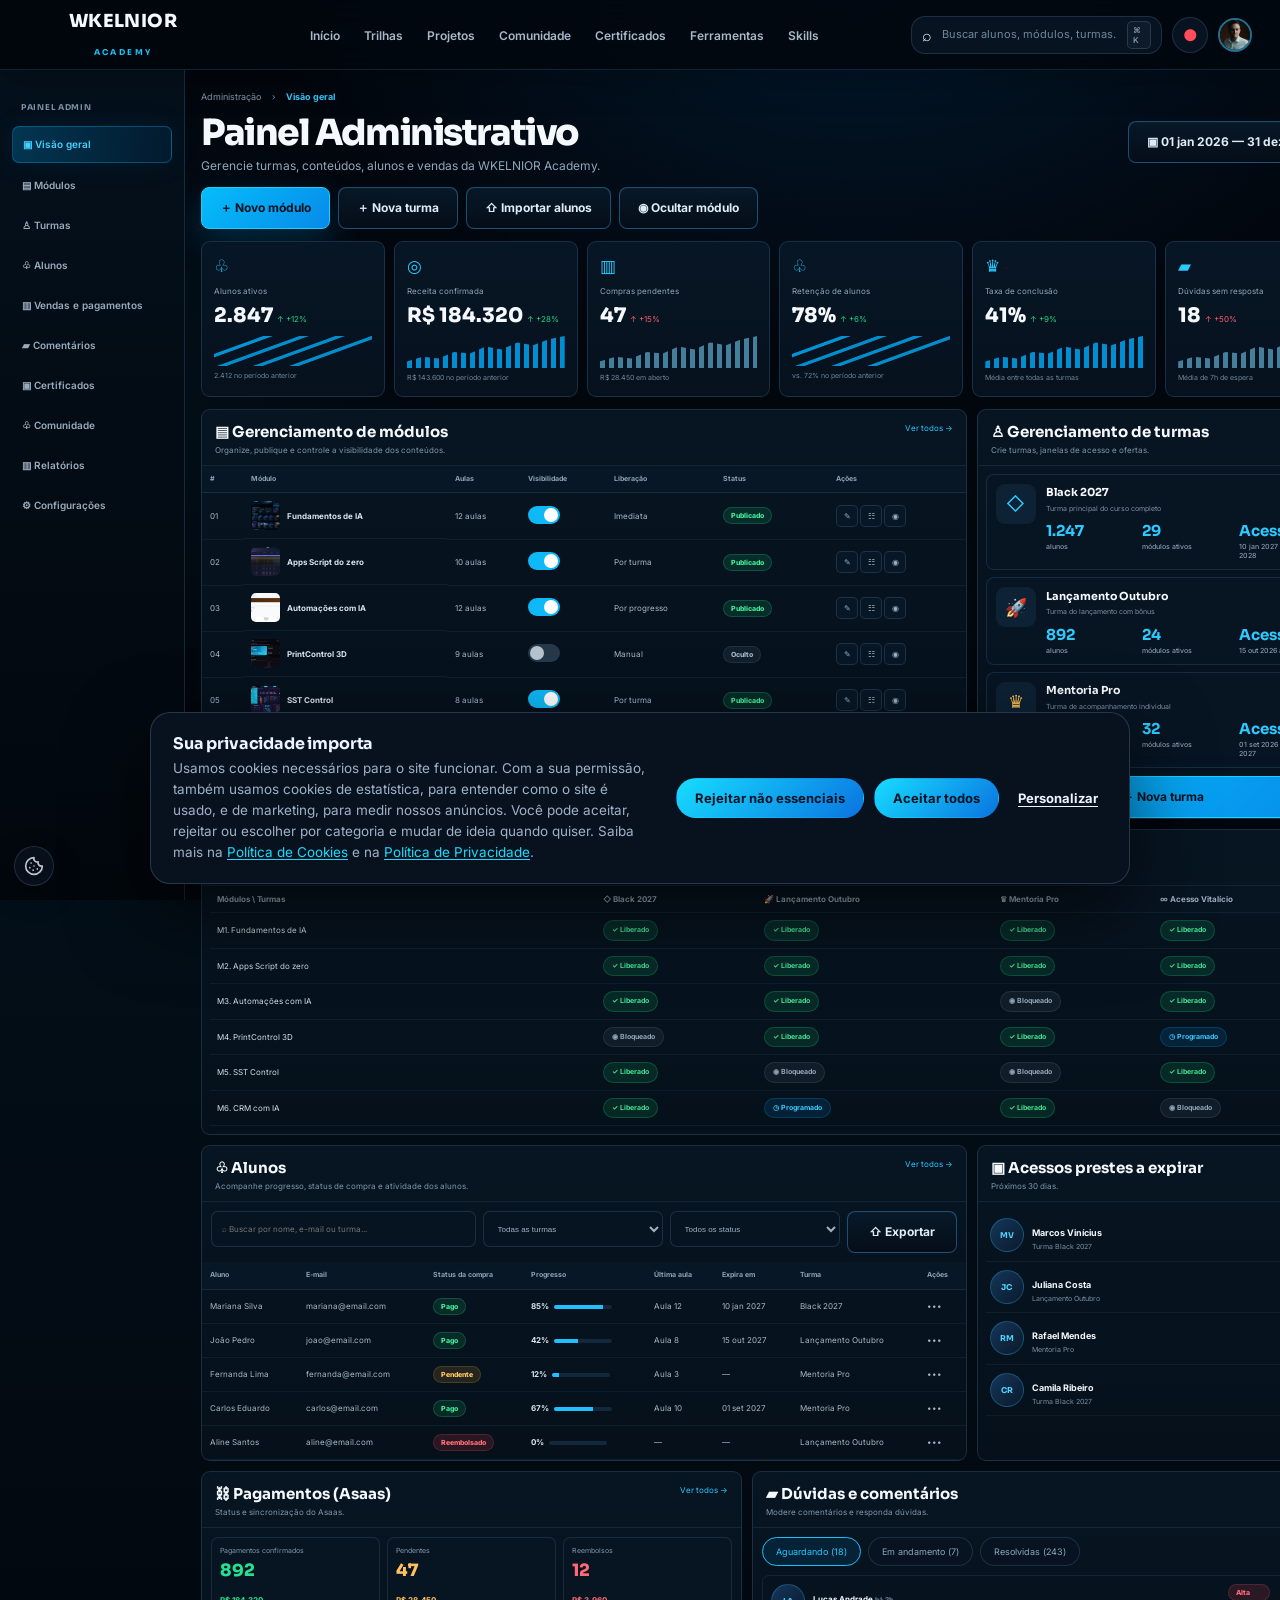
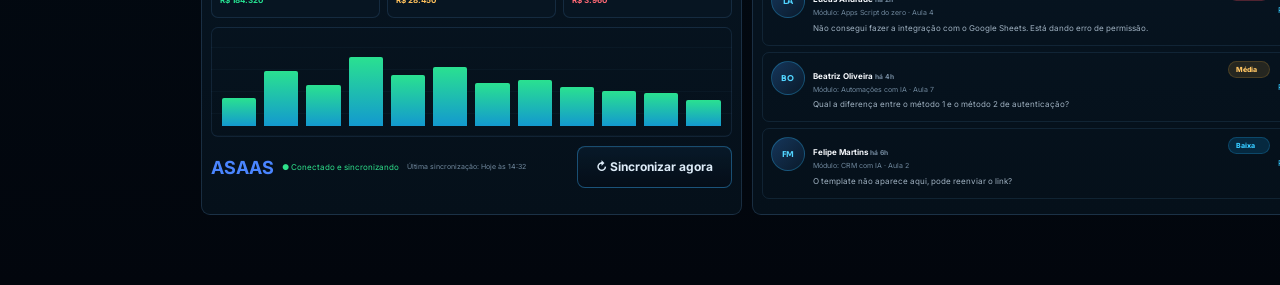
<file: admin.html>
<!doctype html>
<html lang="pt-BR">
<head>
<meta charset="utf-8"><meta name="viewport" content="width=device-width,initial-scale=1"><meta name="theme-color" content="#02060d">
<title>Admin — WKELNIOR Academy</title>
<link rel="preconnect" href="https://fonts.googleapis.com"><link rel="preconnect" href="https://fonts.gstatic.com" crossorigin>
<link href="https://fonts.googleapis.com/css2?family=Inter:wght@400;500;600;700;800&family=Sora:wght@500;600;700;800&display=swap" rel="stylesheet"><link rel="stylesheet" href="assets/css/style.css">
<link rel="stylesheet" href="assets/css/consent.css">
</head>
<body class="academy-body admin-body">
<header class="academy-topbar">
  <a class="academy-brand" href="area-aluno.html"><span class="wk-word">WKELNIOR</span><small>ACADEMY</small></a>
  <nav class="academy-nav"><a href="area-aluno.html">Início</a><a href="#">Trilhas</a><a href="#">Projetos</a><a href="#">Comunidade</a><a href="#">Certificados</a><a href="#">Ferramentas</a><a href="skills.html">Skills</a></nav>
  <div class="academy-actions"><label class="academy-search"><span>⌕</span><input placeholder="Buscar alunos, módulos, turmas..."><kbd>⌘ K</kbd></label><button class="notify">●</button><div class="academy-avatar"><img src="assets/img/wesley-portrait.jpg" alt="Wesley"></div></div>
</header>
<div class="admin-layout">
  <aside class="admin-sidebar">
    <small>PAINEL ADMIN</small>
    <nav><a class="active" href="#">▣ Visão geral</a><a href="#moduleManager">▤ Módulos</a><a href="#cohortManager">♙ Turmas</a><a href="#students">♧ Alunos</a><a href="#payments">▥ Vendas e pagamentos</a><a href="#moderation">▰ Comentários</a><a href="#">▣ Certificados</a><a href="#">♧ Comunidade</a><a href="#">▥ Relatórios</a><a href="#">⚙ Configurações</a></nav>
  </aside>
  <main class="admin-main">
    <div class="admin-breadcrumb">Administração <span>›</span> <b>Visão geral</b></div>
    <div class="admin-heading"><div><h1>Painel Administrativo</h1><p>Gerencie turmas, conteúdos, alunos e vendas da WKELNIOR Academy.</p></div><button class="academy-btn">▣ 01 jan 2026 — 31 dez 2026⌄</button></div>
    <div class="admin-quick"><button class="academy-btn primary" data-open-modal="moduleModal">＋ Novo módulo</button><button class="academy-btn" data-open-modal="cohortModal">＋ Nova turma</button><button class="academy-btn">⇧ Importar alunos</button><button class="academy-btn" id="hideSelected">◉ Ocultar módulo</button></div>
    <div class="kpi-grid six"><article><span>♧</span><small>Alunos ativos</small><b>2.847</b><em class="up">↑ +12%</em><div class="spark"></div><p>2.412 no período anterior</p></article><article><span>◎</span><small>Receita confirmada</small><b>R$ 184.320</b><em class="up">↑ +28%</em><div class="bars"></div><p>R$ 143.600 no período anterior</p></article><article><span>▥</span><small>Compras pendentes</small><b>47</b><em class="down">↑ +15%</em><div class="bars muted-bars"></div><p>R$ 28.450 em aberto</p></article><article><span>♧</span><small>Retenção de alunos</small><b>78%</b><em class="up">↑ +6%</em><div class="spark"></div><p>vs. 72% no período anterior</p></article><article><span>♛</span><small>Taxa de conclusão</small><b>41%</b><em class="up">↑ +9%</em><div class="bars"></div><p>Média entre todas as turmas</p></article><article><span>▰</span><small>Dúvidas sem resposta</small><b>18</b><em class="down">↑ +50%</em><div class="bars muted-bars"></div><p>Média de 7h de espera</p></article></div>

    <div class="admin-dashboard-grid">
      <section class="admin-card large" id="moduleManager"><div class="admin-card-head"><div><h2>▤ Gerenciamento de módulos</h2><p>Organize, publique e controle a visibilidade dos conteúdos.</p></div><a href="#">Ver todos →</a></div><div class="table-wrap"><table class="data-table module-table"><thead><tr><th>#</th><th>Módulo</th><th>Aulas</th><th>Visibilidade</th><th>Liberação</th><th>Status</th><th>Ações</th></tr></thead><tbody id="moduleRows"><tr data-module="Fundamentos de IA"><td>01</td><td><img src="assets/img/reference-dashboard.png" alt=""><b>Fundamentos de IA</b></td><td>12 aulas</td><td><button class="switch on" data-module-toggle></button></td><td>Imediata</td><td><span class="status-pill green">Publicado</span></td><td><button class="mini-action">✎</button><button class="mini-action">☷</button><button class="mini-action">◉</button></td></tr><tr data-module="Apps Script do zero"><td>02</td><td><img src="assets/img/crm-clientes.jpg" alt=""><b>Apps Script do zero</b></td><td>10 aulas</td><td><button class="switch on" data-module-toggle></button></td><td>Por turma</td><td><span class="status-pill green">Publicado</span></td><td><button class="mini-action">✎</button><button class="mini-action">☷</button><button class="mini-action">◉</button></td></tr><tr data-module="Automações com IA"><td>03</td><td><img src="assets/img/frota-dashboard.jpg" alt=""><b>Automações com IA</b></td><td>12 aulas</td><td><button class="switch on" data-module-toggle></button></td><td>Por progresso</td><td><span class="status-pill green">Publicado</span></td><td><button class="mini-action">✎</button><button class="mini-action">☷</button><button class="mini-action">◉</button></td></tr><tr data-module="PrintControl 3D"><td>04</td><td><img src="assets/img/printcontrol-dashboard.jpg" alt=""><b>PrintControl 3D</b></td><td>9 aulas</td><td><button class="switch" data-module-toggle></button></td><td>Manual</td><td><span class="status-pill gray">Oculto</span></td><td><button class="mini-action">✎</button><button class="mini-action">☷</button><button class="mini-action">◉</button></td></tr><tr data-module="SST Control"><td>05</td><td><img src="assets/img/sst-dashboard.jpg" alt=""><b>SST Control</b></td><td>8 aulas</td><td><button class="switch on" data-module-toggle></button></td><td>Por turma</td><td><span class="status-pill green">Publicado</span></td><td><button class="mini-action">✎</button><button class="mini-action">☷</button><button class="mini-action">◉</button></td></tr><tr data-module="CRM com IA"><td>06</td><td><img src="assets/img/crm-clientes.jpg" alt=""><b>CRM com IA</b></td><td>12 aulas</td><td><button class="switch on" data-module-toggle></button></td><td>Por data</td><td><span class="status-pill blue">Programado</span></td><td><button class="mini-action">✎</button><button class="mini-action">☷</button><button class="mini-action">◉</button></td></tr></tbody></table></div></section>
      <section class="admin-card" id="cohortManager"><div class="admin-card-head"><div><h2>♙ Gerenciamento de turmas</h2><p>Crie turmas, janelas de acesso e ofertas.</p></div><a href="#">Ver todas →</a></div><div id="cohortCards" class="cohort-admin-list"><article><span class="cohort-symbol blue-symbol">◇</span><div class="cohort-main"><div><h3>Black 2027</h3><span class="status-pill green">ATIVA</span></div><p>Turma principal do curso completo</p><div class="cohort-stats"><b>1.247<small>alunos</small></b><b>29<small>módulos ativos</small></b><b>Acesso<small>10 jan 2027 até 10 jan 2028</small></b></div></div></article><article><span class="cohort-symbol">🚀</span><div class="cohort-main"><div><h3>Lançamento Outubro</h3><span class="status-pill green">ATIVA</span></div><p>Turma do lançamento com bônus</p><div class="cohort-stats"><b>892<small>alunos</small></b><b>24<small>módulos ativos</small></b><b>Acesso<small>15 out 2026 até 15 out 2027</small></b></div></div></article><article><span class="cohort-symbol gold-symbol">♛</span><div class="cohort-main"><div><h3>Mentoria Pro</h3><span class="status-pill green">ATIVA</span></div><p>Turma de acompanhamento individual</p><div class="cohort-stats"><b>286<small>alunos</small></b><b>32<small>módulos ativos</small></b><b>Acesso<small>01 set 2026 até 01 set 2027</small></b></div></div></article></div><button class="academy-btn primary block" data-open-modal="cohortModal">＋ Nova turma</button></section>
    </div>

    <section class="admin-card matrix-card"><div class="admin-card-head"><div><h2>▦ Matriz de liberação de módulos</h2><p>Defina quais módulos cada turma pode acessar.</p></div></div><div class="matrix-wrap"><table class="release-matrix"><thead><tr><th>Módulos \ Turmas</th><th>◇ Black 2027</th><th>🚀 Lançamento Outubro</th><th>♛ Mentoria Pro</th><th>∞ Acesso Vitalício</th></tr></thead><tbody><tr><td>M1. Fundamentos de IA</td><td><button class="release-pill yes">✓ Liberado</button></td><td><button class="release-pill yes">✓ Liberado</button></td><td><button class="release-pill yes">✓ Liberado</button></td><td><button class="release-pill yes">✓ Liberado</button></td></tr><tr><td>M2. Apps Script do zero</td><td><button class="release-pill yes">✓ Liberado</button></td><td><button class="release-pill yes">✓ Liberado</button></td><td><button class="release-pill yes">✓ Liberado</button></td><td><button class="release-pill yes">✓ Liberado</button></td></tr><tr><td>M3. Automações com IA</td><td><button class="release-pill yes">✓ Liberado</button></td><td><button class="release-pill yes">✓ Liberado</button></td><td><button class="release-pill no">◉ Bloqueado</button></td><td><button class="release-pill yes">✓ Liberado</button></td></tr><tr><td>M4. PrintControl 3D</td><td><button class="release-pill no">◉ Bloqueado</button></td><td><button class="release-pill yes">✓ Liberado</button></td><td><button class="release-pill yes">✓ Liberado</button></td><td><button class="release-pill scheduled">◷ Programado</button></td></tr><tr><td>M5. SST Control</td><td><button class="release-pill yes">✓ Liberado</button></td><td><button class="release-pill no">◉ Bloqueado</button></td><td><button class="release-pill no">◉ Bloqueado</button></td><td><button class="release-pill yes">✓ Liberado</button></td></tr><tr><td>M6. CRM com IA</td><td><button class="release-pill yes">✓ Liberado</button></td><td><button class="release-pill scheduled">◷ Programado</button></td><td><button class="release-pill yes">✓ Liberado</button></td><td><button class="release-pill no">◉ Bloqueado</button></td></tr></tbody></table></div></section>

    <div class="admin-dashboard-grid lower-grid">
      <section class="admin-card large" id="students"><div class="admin-card-head"><div><h2>♧ Alunos</h2><p>Acompanhe progresso, status de compra e atividade dos alunos.</p></div><a href="#">Ver todos →</a></div><div class="admin-filters"><input placeholder="⌕ Buscar por nome, e-mail ou turma..."><select><option>Todas as turmas</option><option>Black 2027</option><option>Lançamento Outubro</option></select><select><option>Todos os status</option><option>Pago</option><option>Pendente</option></select><button class="academy-btn">⇧ Exportar</button></div><div class="table-wrap"><table class="data-table student-table"><thead><tr><th>Aluno</th><th>E-mail</th><th>Status da compra</th><th>Progresso</th><th>Última aula</th><th>Expira em</th><th>Turma</th><th>Ações</th></tr></thead><tbody><tr><td>Mariana Silva</td><td>mariana@email.com</td><td><span class="status-pill green">Pago</span></td><td><b>85%</b><div class="mini-bar"><span style="width:85%"></span></div></td><td>Aula 12</td><td>10 jan 2027</td><td>Black 2027</td><td>•••</td></tr><tr><td>João Pedro</td><td>joao@email.com</td><td><span class="status-pill green">Pago</span></td><td><b>42%</b><div class="mini-bar"><span style="width:42%"></span></div></td><td>Aula 8</td><td>15 out 2027</td><td>Lançamento Outubro</td><td>•••</td></tr><tr><td>Fernanda Lima</td><td>fernanda@email.com</td><td><span class="status-pill amber">Pendente</span></td><td><b>12%</b><div class="mini-bar"><span style="width:12%"></span></div></td><td>Aula 3</td><td>—</td><td>Mentoria Pro</td><td>•••</td></tr><tr><td>Carlos Eduardo</td><td>carlos@email.com</td><td><span class="status-pill green">Pago</span></td><td><b>67%</b><div class="mini-bar"><span style="width:67%"></span></div></td><td>Aula 10</td><td>01 set 2027</td><td>Mentoria Pro</td><td>•••</td></tr><tr><td>Aline Santos</td><td>aline@email.com</td><td><span class="status-pill red">Reembolsado</span></td><td><b>0%</b><div class="mini-bar"><span style="width:0%"></span></div></td><td>—</td><td>—</td><td>Lançamento Outubro</td><td>•••</td></tr></tbody></table></div></section>
      <section class="admin-card expire-card"><div class="admin-card-head"><div><h2>▣ Acessos prestes a expirar</h2><p>Próximos 30 dias.</p></div><a href="#">Ver todos →</a></div><div class="expire-list"><div><span class="avatar-fallback">MV</span><p><b>Marcos Vinícius</b><small>Turma Black 2027</small></p><span class="status-pill red">3 dias</span></div><div><span class="avatar-fallback">JC</span><p><b>Juliana Costa</b><small>Lançamento Outubro</small></p><span class="status-pill amber">7 dias</span></div><div><span class="avatar-fallback">RM</span><p><b>Rafael Mendes</b><small>Mentoria Pro</small></p><span class="status-pill amber">12 dias</span></div><div><span class="avatar-fallback">CR</span><p><b>Camila Ribeiro</b><small>Turma Black 2027</small></p><span class="status-pill blue">18 dias</span></div></div></section>
    </div>

    <div class="admin-dashboard-grid bottom-grid">
      <section class="admin-card" id="payments"><div class="admin-card-head"><div><h2>⛓ Pagamentos (Asaas)</h2><p>Status e sincronização do Asaas.</p></div><a href="#">Ver todos →</a></div><div class="payment-kpis"><div><small>Pagamentos confirmados</small><b>892</b><strong>R$ 184.320</strong></div><div><small>Pendentes</small><b>47</b><strong>R$ 28.450</strong></div><div><small>Reembolsos</small><b>12</b><strong>R$ 3.960</strong></div></div><div class="payment-chart"><i style="height:32%"></i><i style="height:62%"></i><i style="height:47%"></i><i style="height:78%"></i><i style="height:58%"></i><i style="height:67%"></i><i style="height:49%"></i><i style="height:52%"></i><i style="height:44%"></i><i style="height:40%"></i><i style="height:37%"></i><i style="height:29%"></i></div><div class="asaas-sync"><b>ASAAS</b><span>● Conectado e sincronizando</span><small>Última sincronização: Hoje às 14:32</small><button class="academy-btn">↻ Sincronizar agora</button></div></section>
      <section class="admin-card" id="moderation"><div class="admin-card-head"><div><h2>▰ Dúvidas e comentários</h2><p>Modere comentários e responda dúvidas.</p></div><a href="#">Ver todos →</a></div><div class="moderation-tabs"><button class="active">Aguardando (18)</button><button>Em andamento (7)</button><button>Resolvidas (243)</button></div><div class="moderation-list"><article><div class="avatar-fallback">LA</div><div><b>Lucas Andrade <small>há 2h</small></b><span>Módulo: Apps Script do zero · Aula 4</span><p>Não consegui fazer a integração com o Google Sheets. Está dando erro de permissão.</p></div><button class="status-pill red">Alta</button><a href="aula.html">Responder</a></article><article><div class="avatar-fallback">BO</div><div><b>Beatriz Oliveira <small>há 4h</small></b><span>Módulo: Automações com IA · Aula 7</span><p>Qual a diferença entre o método 1 e o método 2 de autenticação?</p></div><button class="status-pill amber">Média</button><a href="aula.html">Responder</a></article><article><div class="avatar-fallback">FM</div><div><b>Felipe Martins <small>há 6h</small></b><span>Módulo: CRM com IA · Aula 2</span><p>O template não aparece aqui, pode reenviar o link?</p></div><button class="status-pill blue">Baixa</button><a href="aula.html">Responder</a></article></div></section>
    </div>
  </main>
</div>

<div class="admin-modal" id="moduleModal"><div class="modal-panel"><button class="modal-close" data-close-modal>×</button><span class="hero-chip">NOVO CONTEÚDO</span><h2>Criar módulo</h2><label>Nome do módulo<input id="newModuleName" value="Novo módulo avançado"></label><label>Quantidade inicial de aulas<input id="newModuleLessons" type="number" value="8"></label><label>Liberação<select id="newModuleRelease"><option>Por turma</option><option>Imediata</option><option>Por data</option><option>Por progresso</option><option>Manual</option></select></label><button class="academy-btn primary block" id="createModule">Criar módulo</button></div></div>
<div class="admin-modal" id="cohortModal"><div class="modal-panel"><button class="modal-close" data-close-modal>×</button><span class="hero-chip">NOVA TURMA</span><h2>Criar grupo de alunos</h2><label>Nome da turma<input id="newCohortName" value="Turma Novembro"></label><label>Descrição<input id="newCohortDesc" value="Nova turma de lançamento"></label><label>Acesso em meses<input id="newCohortMonths" type="number" value="12"></label><button class="academy-btn primary block" id="createCohort">Criar turma</button></div></div>
<script src="assets/js/app.js"></script>
<script src="assets/js/consent.js"></script>
</body></html>
</file>
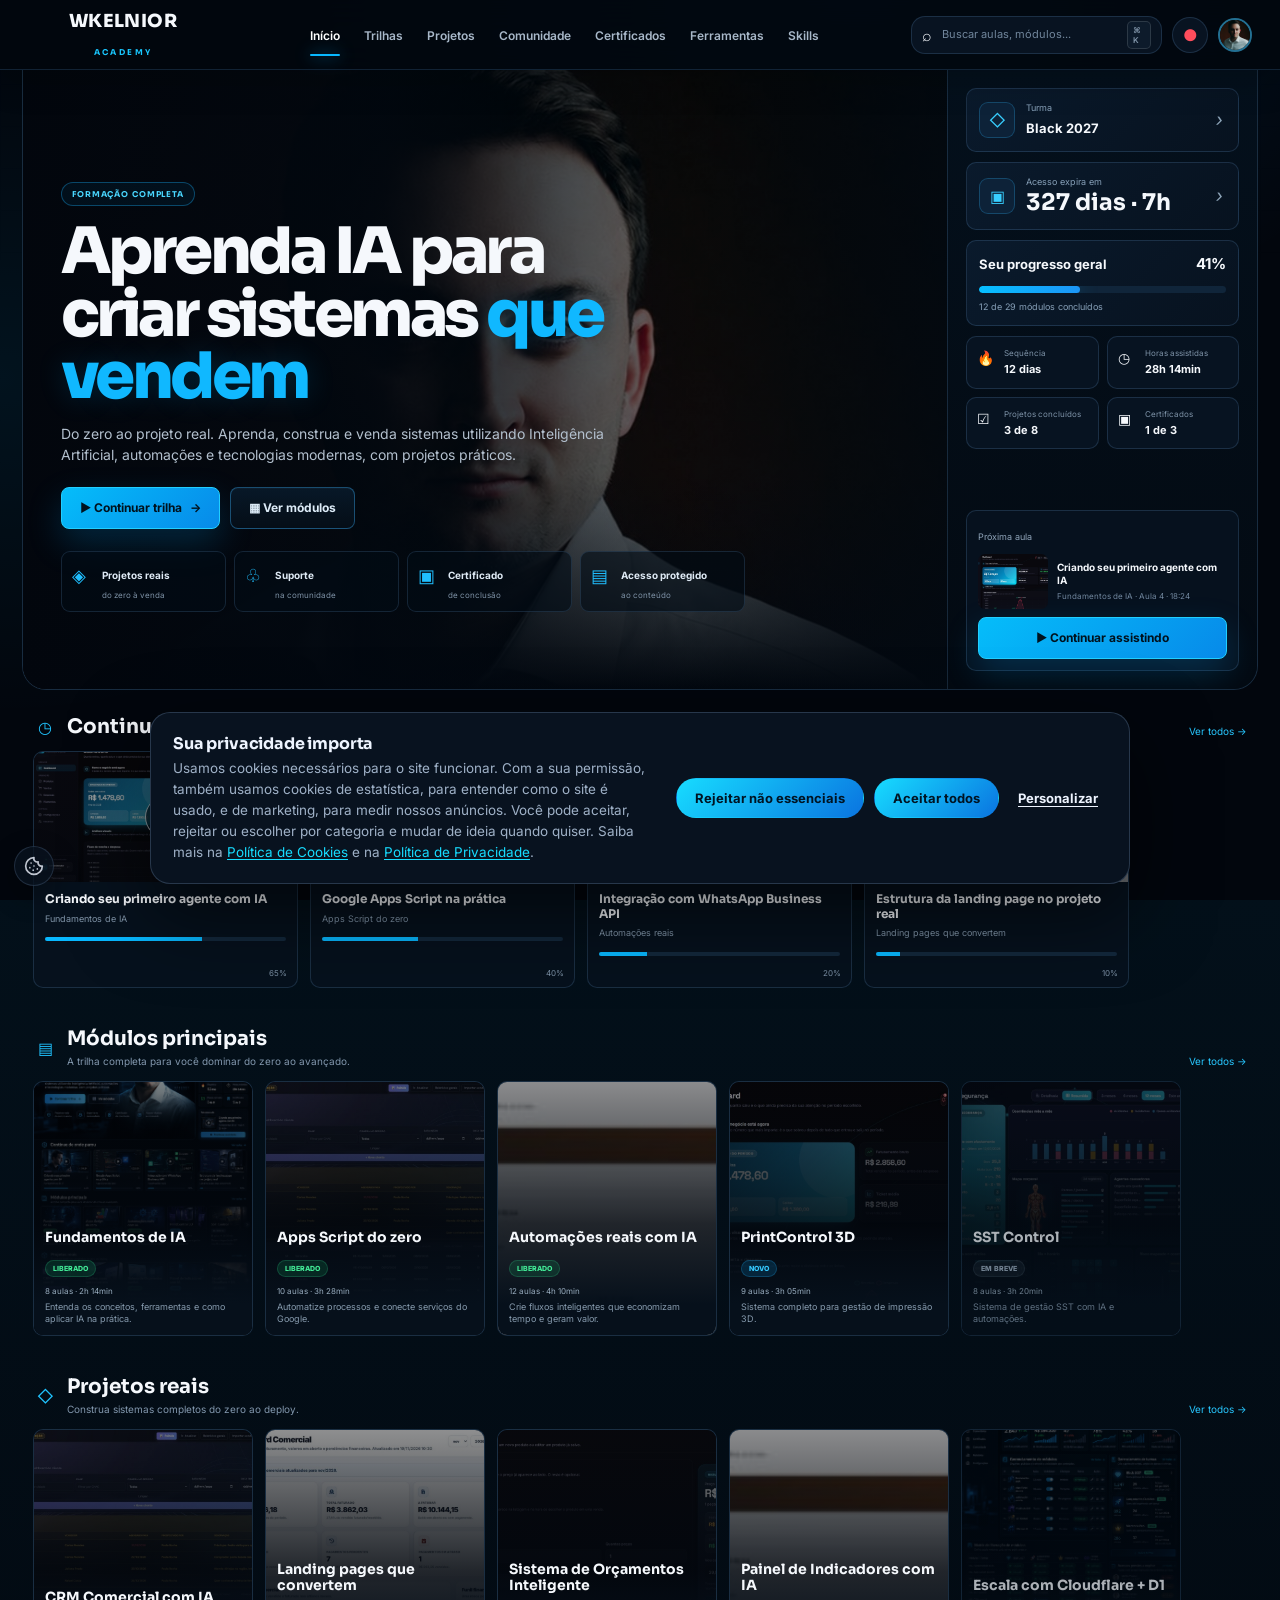
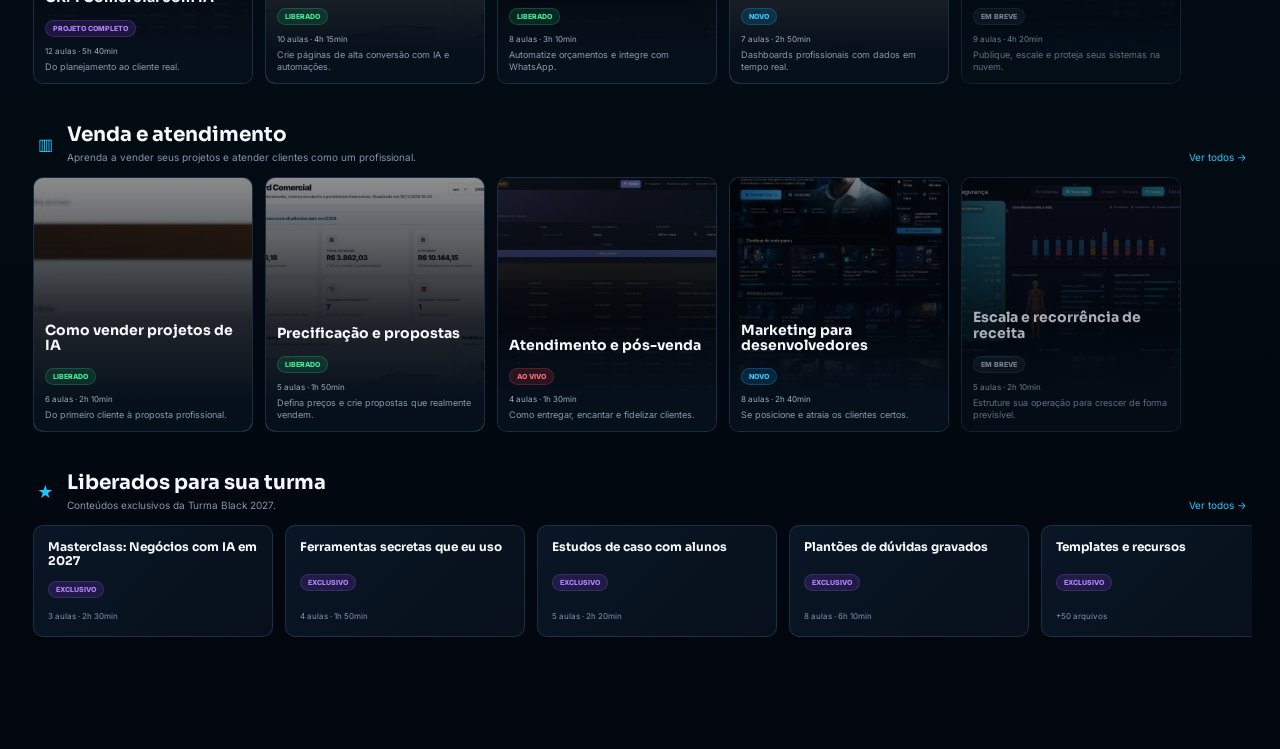
<file: area-aluno.html>
<!doctype html>
<html lang="pt-BR">
<head>
<meta charset="utf-8">
<meta name="viewport" content="width=device-width,initial-scale=1">
<meta name="theme-color" content="#02060d">
<title>WKELNIOR Academy — Área do aluno</title>
<link rel="preconnect" href="https://fonts.googleapis.com">
<link rel="preconnect" href="https://fonts.gstatic.com" crossorigin>
<link href="https://fonts.googleapis.com/css2?family=Inter:wght@400;500;600;700;800&family=Sora:wght@500;600;700;800&display=swap" rel="stylesheet">
<link rel="stylesheet" href="assets/css/style.css">
<link rel="stylesheet" href="assets/css/consent.css">
</head>
<body class="academy-body">
<header class="academy-topbar">
  <a class="academy-brand" href="area-aluno.html"><span class="wk-word">WKELNIOR</span><small>ACADEMY</small></a>
  <nav class="academy-nav">
    <a class="active" href="area-aluno.html">Início</a><a href="#trilhas">Trilhas</a><a href="#projetos">Projetos</a><a href="#comunidade">Comunidade</a><a href="#certificados">Certificados</a><a href="#ferramentas">Ferramentas</a><a href="skills.html">Skills</a>
  </nav>
  <div class="academy-actions"><label class="academy-search"><span>⌕</span><input placeholder="Buscar aulas, módulos..."><kbd>⌘ K</kbd></label><button class="notify">●</button><div class="academy-avatar"><img src="assets/img/wesley-portrait.jpg" alt="Wesley"></div></div>
</header>

<main class="academy-shell student-shell">
  <section class="student-hero">
    <div class="student-hero-bg"><img src="assets/img/wesley-portrait.jpg" alt=""></div>
    <div class="student-hero-overlay"></div>
    <div class="student-hero-copy">
      <span class="hero-chip">FORMAÇÃO COMPLETA</span>
      <h1>Aprenda IA para<br>criar sistemas <span>que vendem</span></h1>
      <p>Do zero ao projeto real. Aprenda, construa e venda sistemas utilizando Inteligência Artificial, automações e tecnologias modernas, com projetos práticos.</p>
      <div class="hero-cta-row"><a class="academy-btn primary" href="aula.html">▶ Continuar trilha <b>→</b></a><a class="academy-btn" href="#trilhas">▦ Ver módulos</a></div>
      <div class="hero-proof-grid">
        <span>◈ <b>Projetos reais</b><small>do zero à venda</small></span>
        <span>♧ <b>Suporte</b><small>na comunidade</small></span>
        <span>▣ <b>Certificado</b><small>de conclusão</small></span>
        <span>▤ <b>Acesso protegido</b><small>ao conteúdo</small></span>
      </div>
    </div>
    <aside class="student-summary">
      <div class="summary-card cohort-card"><span class="summary-icon">◇</span><div><small>Turma</small><b>Black 2027</b></div><i>›</i></div>
      <div class="summary-card"><span class="summary-icon">▣</span><div><small>Acesso expira em</small><b class="summary-big" data-days-countdown>327 dias</b></div><i>›</i></div>
      <div class="summary-card progress-summary"><div class="summary-row"><b>Seu progresso geral</b><strong>41%</strong></div><div class="academy-progress"><span style="width:41%"></span></div><small>12 de 29 módulos concluídos</small></div>
      <div class="stats-quad">
        <div><span>🔥</span><small>Sequência</small><b>12 dias</b></div><div><span>◷</span><small>Horas assistidas</small><b>28h 14min</b></div><div><span>☑</span><small>Projetos concluídos</small><b>3 de 8</b></div><div><span>▣</span><small>Certificados</small><b>1 de 3</b></div>
      </div>
      <div class="next-lesson"><small>Próxima aula</small><div class="next-lesson-row"><img src="assets/img/printcontrol-dashboard.jpg" alt=""><div><b>Criando seu primeiro agente com IA</b><span>Fundamentos de IA · Aula 4 · 18:24</span></div></div><a href="aula.html" class="academy-btn primary block">▶ Continuar assistindo</a></div>
    </aside>
  </section>

  <section class="catalog-section">
    <div class="catalog-title"><div><span class="section-icon">◷</span><h2>Continue de onde parou</h2></div><a href="#">Ver todos →</a></div>
    <div class="academy-rail">
      <a class="lesson-card" href="aula.html"><div class="lesson-thumb"><img src="assets/img/printcontrol-dashboard.jpg" alt=""><span class="play-circle">▶</span><span class="duration">18:24</span></div><div class="lesson-card-copy"><h3>Criando seu primeiro agente com IA</h3><p>Fundamentos de IA</p><div class="tiny-progress"><span style="width:65%"></span></div><small>65%</small></div></a>
      <a class="lesson-card" href="aula.html"><div class="lesson-thumb"><img src="assets/img/crm-clientes.jpg" alt=""><span class="play-circle">▶</span><span class="duration">22:10</span></div><div class="lesson-card-copy"><h3>Google Apps Script na prática</h3><p>Apps Script do zero</p><div class="tiny-progress"><span style="width:40%"></span></div><small>40%</small></div></a>
      <a class="lesson-card" href="aula.html"><div class="lesson-thumb"><img src="assets/img/frota-dashboard.jpg" alt=""><span class="play-circle">▶</span><span class="duration">31:07</span></div><div class="lesson-card-copy"><h3>Integração com WhatsApp Business API</h3><p>Automações reais</p><div class="tiny-progress"><span style="width:20%"></span></div><small>20%</small></div></a>
      <a class="lesson-card" href="aula.html"><div class="lesson-thumb"><img src="assets/img/grafica-dashboard.jpg" alt=""><span class="play-circle">▶</span><span class="duration">26:15</span></div><div class="lesson-card-copy"><h3>Estrutura da landing page no projeto real</h3><p>Landing pages que convertem</p><div class="tiny-progress"><span style="width:10%"></span></div><small>10%</small></div></a>
    </div>
  </section>

  <section class="catalog-section" id="trilhas">
    <div class="catalog-title"><div><span class="section-icon">▤</span><div><h2>Módulos principais</h2><p>A trilha completa para você dominar do zero ao avançado.</p></div></div><a href="#">Ver todos →</a></div>
    <div class="academy-rail modules-rail">
      <a class="module-tile" href="aula.html"><img src="assets/img/reference-dashboard.png" alt=""><div class="module-shade"></div><div class="module-copy"><h3>Fundamentos de IA</h3><span class="status-chip green">LIBERADO</span><small>8 aulas · 2h 14min</small><p>Entenda os conceitos, ferramentas e como aplicar IA na prática.</p></div></a>
      <a class="module-tile" href="aula.html"><img src="assets/img/crm-clientes.jpg" alt=""><div class="module-shade"></div><div class="module-copy"><h3>Apps Script do zero</h3><span class="status-chip green">LIBERADO</span><small>10 aulas · 3h 28min</small><p>Automatize processos e conecte serviços do Google.</p></div></a>
      <a class="module-tile" href="aula.html"><img src="assets/img/frota-dashboard.jpg" alt=""><div class="module-shade"></div><div class="module-copy"><h3>Automações reais com IA</h3><span class="status-chip green">LIBERADO</span><small>12 aulas · 4h 10min</small><p>Crie fluxos inteligentes que economizam tempo e geram valor.</p></div></a>
      <a class="module-tile" href="aula.html"><img src="assets/img/printcontrol-dashboard.jpg" alt=""><div class="module-shade"></div><div class="module-copy"><h3>PrintControl 3D</h3><span class="status-chip blue">NOVO</span><small>9 aulas · 3h 05min</small><p>Sistema completo para gestão de impressão 3D.</p></div></a>
      <article class="module-tile locked"><img src="assets/img/sst-dashboard.jpg" alt=""><div class="module-shade"></div><div class="module-copy"><h3>SST Control</h3><span class="status-chip gray">EM BREVE</span><small>8 aulas · 3h 20min</small><p>Sistema de gestão SST com IA e automações.</p></div></article>
    </div>
  </section>

  <section class="catalog-section" id="projetos">
    <div class="catalog-title"><div><span class="section-icon">◇</span><div><h2>Projetos reais</h2><p>Construa sistemas completos do zero ao deploy.</p></div></div><a href="#">Ver todos →</a></div>
    <div class="academy-rail modules-rail">
      <a class="module-tile" href="aula.html"><img src="assets/img/crm-clientes.jpg" alt=""><div class="module-shade"></div><div class="module-copy"><h3>CRM Comercial com IA</h3><span class="status-chip purple">PROJETO COMPLETO</span><small>12 aulas · 5h 40min</small><p>Do planejamento ao cliente real.</p></div></a>
      <a class="module-tile" href="aula.html"><img src="assets/img/grafica-dashboard.jpg" alt=""><div class="module-shade"></div><div class="module-copy"><h3>Landing pages que convertem</h3><span class="status-chip green">LIBERADO</span><small>10 aulas · 4h 15min</small><p>Crie páginas de alta conversão com IA e automações.</p></div></a>
      <a class="module-tile" href="aula.html"><img src="assets/img/printcontrol-calculadora.jpg" alt=""><div class="module-shade"></div><div class="module-copy"><h3>Sistema de Orçamentos Inteligente</h3><span class="status-chip green">LIBERADO</span><small>8 aulas · 3h 10min</small><p>Automatize orçamentos e integre com WhatsApp.</p></div></a>
      <a class="module-tile" href="aula.html"><img src="assets/img/frota-dashboard.jpg" alt=""><div class="module-shade"></div><div class="module-copy"><h3>Painel de Indicadores com IA</h3><span class="status-chip blue">NOVO</span><small>7 aulas · 2h 50min</small><p>Dashboards profissionais com dados em tempo real.</p></div></a>
      <article class="module-tile locked"><img src="assets/img/reference-admin.png" alt=""><div class="module-shade"></div><div class="module-copy"><h3>Escala com Cloudflare + D1</h3><span class="status-chip gray">EM BREVE</span><small>9 aulas · 4h 20min</small><p>Publique, escale e proteja seus sistemas na nuvem.</p></div></article>
    </div>
  </section>

  <section class="catalog-section">
    <div class="catalog-title"><div><span class="section-icon">▥</span><div><h2>Venda e atendimento</h2><p>Aprenda a vender seus projetos e atender clientes como um profissional.</p></div></div><a href="#">Ver todos →</a></div>
    <div class="academy-rail modules-rail">
      <article class="module-tile"><img src="assets/img/frota-dashboard.jpg" alt=""><div class="module-shade"></div><div class="module-copy"><h3>Como vender projetos de IA</h3><span class="status-chip green">LIBERADO</span><small>6 aulas · 2h 10min</small><p>Do primeiro cliente à proposta profissional.</p></div></article>
      <article class="module-tile"><img src="assets/img/grafica-dashboard.jpg" alt=""><div class="module-shade"></div><div class="module-copy"><h3>Precificação e propostas</h3><span class="status-chip green">LIBERADO</span><small>5 aulas · 1h 50min</small><p>Defina preços e crie propostas que realmente vendem.</p></div></article>
      <article class="module-tile"><img src="assets/img/crm-clientes.jpg" alt=""><div class="module-shade"></div><div class="module-copy"><h3>Atendimento e pós-venda</h3><span class="status-chip red">AO VIVO</span><small>4 aulas · 1h 30min</small><p>Como entregar, encantar e fidelizar clientes.</p></div></article>
      <article class="module-tile"><img src="assets/img/reference-dashboard.png" alt=""><div class="module-shade"></div><div class="module-copy"><h3>Marketing para desenvolvedores</h3><span class="status-chip blue">NOVO</span><small>8 aulas · 2h 40min</small><p>Se posicione e atraia os clientes certos.</p></div></article>
      <article class="module-tile locked"><img src="assets/img/sst-dashboard.jpg" alt=""><div class="module-shade"></div><div class="module-copy"><h3>Escala e recorrência de receita</h3><span class="status-chip gray">EM BREVE</span><small>5 aulas · 2h 10min</small><p>Estruture sua operação para crescer de forma previsível.</p></div></article>
    </div>
  </section>

  <section class="catalog-section cohort-exclusive">
    <div class="catalog-title"><div><span class="section-icon">★</span><div><h2>Liberados para sua turma</h2><p>Conteúdos exclusivos da Turma Black 2027.</p></div></div><a href="#">Ver todos →</a></div>
    <div class="academy-rail compact-rail">
      <article class="compact-module"><b>Masterclass: Negócios com IA em 2027</b><span class="status-chip purple">EXCLUSIVO</span><small>3 aulas · 2h 30min</small></article>
      <article class="compact-module"><b>Ferramentas secretas que eu uso</b><span class="status-chip purple">EXCLUSIVO</span><small>4 aulas · 1h 50min</small></article>
      <article class="compact-module"><b>Estudos de caso com alunos</b><span class="status-chip purple">EXCLUSIVO</span><small>5 aulas · 2h 20min</small></article>
      <article class="compact-module"><b>Plantões de dúvidas gravados</b><span class="status-chip purple">EXCLUSIVO</span><small>8 aulas · 6h 10min</small></article>
      <article class="compact-module"><b>Templates e recursos</b><span class="status-chip purple">EXCLUSIVO</span><small>+50 arquivos</small></article>
    </div>
  </section>
</main>

<nav class="mobile-tabbar"><a class="active" href="area-aluno.html">⌂<small>Início</small></a><a href="#trilhas">▤<small>Trilhas</small></a><a href="#projetos">◇<small>Projetos</small></a><a href="aula.html">▶<small>Aula</small></a><a href="#">●<small>Perfil</small></a></nav>
<script src="assets/js/app.js"></script>
<script src="assets/js/consent.js"></script>
</body></html>
</file>
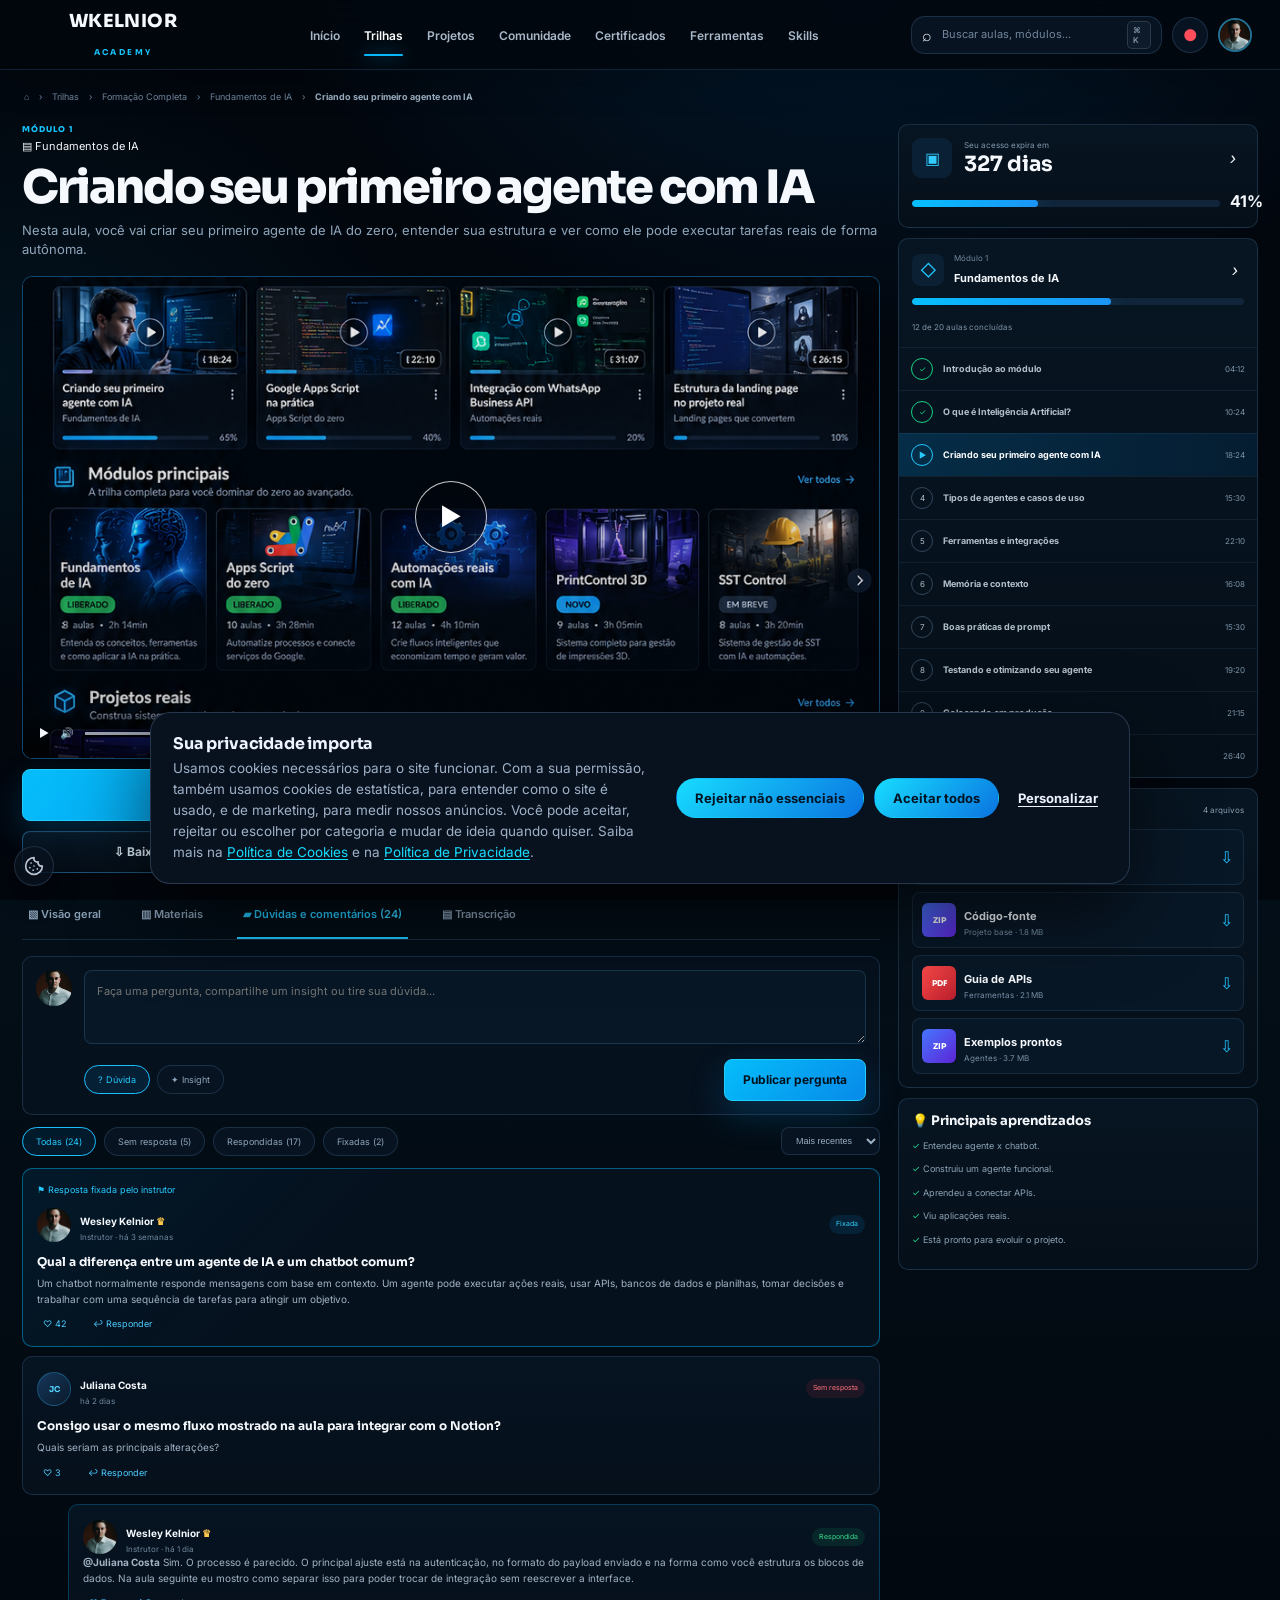
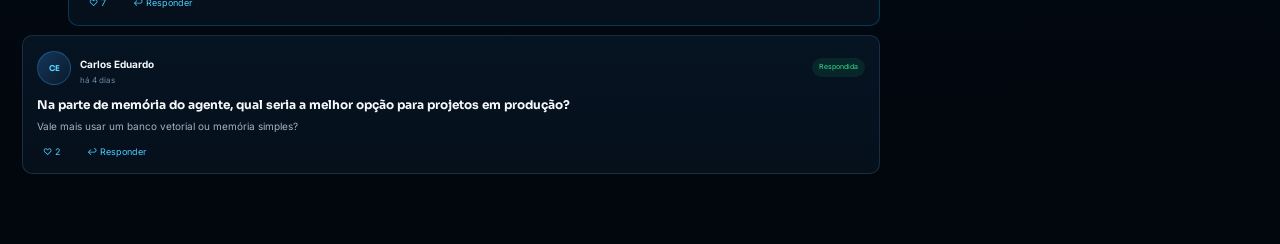
<file: aula.html>
<!doctype html>
<html lang="pt-BR">
<head>
<meta charset="utf-8"><meta name="viewport" content="width=device-width,initial-scale=1"><meta name="theme-color" content="#02060d">
<title>Aula — WKELNIOR Academy</title>
<link rel="preconnect" href="https://fonts.googleapis.com"><link rel="preconnect" href="https://fonts.gstatic.com" crossorigin>
<link href="https://fonts.googleapis.com/css2?family=Inter:wght@400;500;600;700;800&family=Sora:wght@500;600;700;800&display=swap" rel="stylesheet">
<link rel="stylesheet" href="assets/css/style.css">
<link rel="stylesheet" href="assets/css/consent.css">
</head>
<body class="academy-body">
<header class="academy-topbar">
  <a class="academy-brand" href="area-aluno.html"><span class="wk-word">WKELNIOR</span><small>ACADEMY</small></a>
  <nav class="academy-nav"><a href="area-aluno.html">Início</a><a class="active" href="#">Trilhas</a><a href="#">Projetos</a><a href="#">Comunidade</a><a href="#">Certificados</a><a href="#">Ferramentas</a><a href="skills.html">Skills</a></nav>
  <div class="academy-actions"><label class="academy-search"><span>⌕</span><input placeholder="Buscar aulas, módulos..."><kbd>⌘ K</kbd></label><button class="notify">●</button><div class="academy-avatar"><img src="assets/img/wesley-portrait.jpg" alt="Wesley"></div></div>
</header>
<main class="academy-shell lesson-shell">
  <div class="breadcrumbs"><a href="area-aluno.html">⌂</a><span>›</span><a href="#">Trilhas</a><span>›</span><a href="#">Formação Completa</a><span>›</span><a href="#">Fundamentos de IA</a><span>›</span><b>Criando seu primeiro agente com IA</b></div>
  <div class="lesson-grid">
    <section class="lesson-main">
      <div class="lesson-kicker">MÓDULO 1</div><div class="lesson-module-name">▤ Fundamentos de IA</div>
      <h1>Criando seu primeiro agente com IA</h1>
      <p class="lesson-lead">Nesta aula, você vai criar seu primeiro agente de IA do zero, entender sua estrutura e ver como ele pode executar tarefas reais de forma autônoma.</p>
      <div class="video-player"><img src="assets/img/reference-dashboard.png" alt="Aula"><div class="video-dim"></div><button class="player-play">▶</button><div class="player-controls"><span>▶</span><span>🔊</span><div class="player-line"><i style="width:0%"></i></div><span>0:00 / 18:24</span><span class="player-spacer"></span><span>CC</span><span>⚙</span><span>▣</span><span>⛶</span></div></div>
      <div class="lesson-action-grid"><button class="academy-btn primary big" data-complete-lesson>✓ Marcar como concluída</button><button class="academy-btn big">Próxima aula →</button></div>
      <div class="lesson-action-grid thirds"><button class="academy-btn">⇩ Baixar anexos</button><button class="academy-btn">♡ Adicionar aos favoritos</button><button class="academy-btn">↗ Compartilhar</button></div>
      <div class="lesson-tabs"><button data-lesson-tab="overview">▧ Visão geral</button><button data-lesson-tab="materials">▥ Materiais</button><button class="active" data-lesson-tab="discussion">▰ Dúvidas e comentários <span>(24)</span></button><button data-lesson-tab="transcript">▤ Transcrição</button></div>

      <div class="lesson-tab-panel" data-lesson-panel="overview" hidden>
        <div class="content-card"><h3>Objetivo da aula</h3><p>Entender a estrutura de um agente de IA, como separar entrada, processamento, ferramentas e resposta, e como pensar em autonomia de forma segura.</p></div>
      </div>
      <div class="lesson-tab-panel" data-lesson-panel="materials" hidden>
        <div class="materials-list"><div class="material-row"><span class="file-icon pdf">PDF</span><div><b>Slides da aula</b><small>Resumo visual dos principais conceitos · 4.2 MB</small></div><button>⇩</button></div><div class="material-row"><span class="file-icon zip">ZIP</span><div><b>Código-fonte do projeto</b><small>Projeto base utilizado na aula · 1.8 MB</small></div><button>⇩</button></div></div>
      </div>
      <div class="lesson-tab-panel discussion-panel" data-lesson-panel="discussion">
        <div class="question-composer"><img src="assets/img/wesley-portrait.jpg" alt=""><div class="composer-main"><textarea id="questionText" placeholder="Faça uma pergunta, compartilhe um insight ou tire sua dúvida..."></textarea><div class="composer-footer"><div class="question-types"><button class="active" data-question-type="Dúvida">? Dúvida</button><button data-question-type="Insight">✦ Insight</button></div><button class="academy-btn primary" id="publishQuestion">Publicar pergunta</button></div></div></div>
        <div class="discussion-filters"><button class="active" data-discussion-filter="all">Todas (24)</button><button data-discussion-filter="open">Sem resposta (5)</button><button data-discussion-filter="answered">Respondidas (17)</button><button data-discussion-filter="pinned">Fixadas (2)</button><select><option>Mais recentes</option><option>Mais votadas</option></select></div>
        <div id="discussionFeed" class="discussion-feed">
          <article class="qa-card pinned" data-status="answered pinned"><div class="qa-pin">⚑ Resposta fixada pelo instrutor</div><div class="qa-head"><img src="assets/img/wesley-portrait.jpg" alt=""><div><b>Wesley Kelnior <span>♛</span></b><small>Instrutor · há 3 semanas</small></div><span class="badge pinned-badge">Fixada</span></div><h3>Qual a diferença entre um agente de IA e um chatbot comum?</h3><p>Um chatbot normalmente responde mensagens com base em contexto. Um agente pode executar ações reais, usar APIs, bancos de dados e planilhas, tomar decisões e trabalhar com uma sequência de tarefas para atingir um objetivo.</p><div class="qa-actions"><button>♡ 42</button><button>↩ Responder</button></div></article>
          <article class="qa-card" data-status="open"><div class="qa-head"><div class="avatar-fallback">JC</div><div><b>Juliana Costa</b><small>há 2 dias</small></div><span class="badge open-badge">Sem resposta</span></div><h3>Consigo usar o mesmo fluxo mostrado na aula para integrar com o Notion?</h3><p>Quais seriam as principais alterações?</p><div class="qa-actions"><button>♡ 3</button><button>↩ Responder</button></div></article>
          <article class="qa-card instructor-answer" data-status="answered"><div class="qa-head"><img src="assets/img/wesley-portrait.jpg" alt=""><div><b>Wesley Kelnior <span>♛</span></b><small>Instrutor · há 1 dia</small></div><span class="badge answered-badge">Respondida</span></div><p><b>@Juliana Costa</b> Sim. O processo é parecido. O principal ajuste está na autenticação, no formato do payload enviado e na forma como você estrutura os blocos de dados. Na aula seguinte eu mostro como separar isso para poder trocar de integração sem reescrever a interface.</p><div class="qa-actions"><button>♡ 7</button><button>↩ Responder</button></div></article>
          <article class="qa-card" data-status="answered"><div class="qa-head"><div class="avatar-fallback">CE</div><div><b>Carlos Eduardo</b><small>há 4 dias</small></div><span class="badge answered-badge">Respondida</span></div><h3>Na parte de memória do agente, qual seria a melhor opção para projetos em produção?</h3><p>Vale mais usar um banco vetorial ou memória simples?</p><div class="qa-actions"><button>♡ 2</button><button>↩ Responder</button></div></article>
        </div>
      </div>
      <div class="lesson-tab-panel" data-lesson-panel="transcript" hidden><div class="content-card"><h3>Transcrição</h3><p>00:00 — Introdução ao conceito de agente.<br>02:14 — Entrada do usuário e contexto.<br>06:40 — Ferramentas e APIs.<br>12:30 — Execução, validação e resposta.</p></div></div>
    </section>

    <aside class="lesson-sidebar">
      <div class="side-card access-card"><span>▣</span><div><small>Seu acesso expira em</small><b>327 dias</b></div><i>›</i><div class="academy-progress full"><span style="width:41%"></span></div><strong>41%</strong></div>
      <div class="side-card module-playlist"><div class="playlist-title"><span>◇</span><div><small>Módulo 1</small><b>Fundamentos de IA</b></div><i>›</i></div><div class="academy-progress"><span style="width:60%"></span></div><small>12 de 20 aulas concluídas</small>
        <div class="lesson-list"><a class="done" href="#"><span>✓</span><b>Introdução ao módulo</b><small>04:12</small></a><a class="done" href="#"><span>✓</span><b>O que é Inteligência Artificial?</b><small>10:24</small></a><a class="current" href="#"><span>▶</span><b>Criando seu primeiro agente com IA</b><small>18:24</small></a><a href="#"><span>4</span><b>Tipos de agentes e casos de uso</b><small>15:30</small></a><a href="#"><span>5</span><b>Ferramentas e integrações</b><small>22:10</small></a><a href="#"><span>6</span><b>Memória e contexto</b><small>16:08</small></a><a href="#"><span>7</span><b>Boas práticas de prompt</b><small>15:30</small></a><a href="#"><span>8</span><b>Testando e otimizando seu agente</b><small>19:20</small></a><a href="#"><span>9</span><b>Colocando em produção</b><small>21:15</small></a><a href="#"><span>10</span><b>Projeto prático do módulo</b><small>26:40</small></a></div>
      </div>
      <div class="side-card"><div class="side-card-title"><h3>▥ Materiais da aula</h3><span>4 arquivos</span></div><div class="side-materials"><div><span class="file-icon pdf">PDF</span><p><b>Slides da aula</b><small>Resumo visual · 4.2 MB</small></p><button>⇩</button></div><div><span class="file-icon zip">ZIP</span><p><b>Código-fonte</b><small>Projeto base · 1.8 MB</small></p><button>⇩</button></div><div><span class="file-icon pdf">PDF</span><p><b>Guia de APIs</b><small>Ferramentas · 2.1 MB</small></p><button>⇩</button></div><div><span class="file-icon zip">ZIP</span><p><b>Exemplos prontos</b><small>Agentes · 3.7 MB</small></p><button>⇩</button></div></div></div>
      <div class="side-card learnings"><h3>💡 Principais aprendizados</h3><p>✓ Entendeu agente x chatbot.</p><p>✓ Construiu um agente funcional.</p><p>✓ Aprendeu a conectar APIs.</p><p>✓ Viu aplicações reais.</p><p>✓ Está pronto para evoluir o projeto.</p></div>
    </aside>
  </div>
</main>
<script src="assets/js/app.js"></script>
<script src="assets/js/consent.js"></script>
</body></html>
</file>
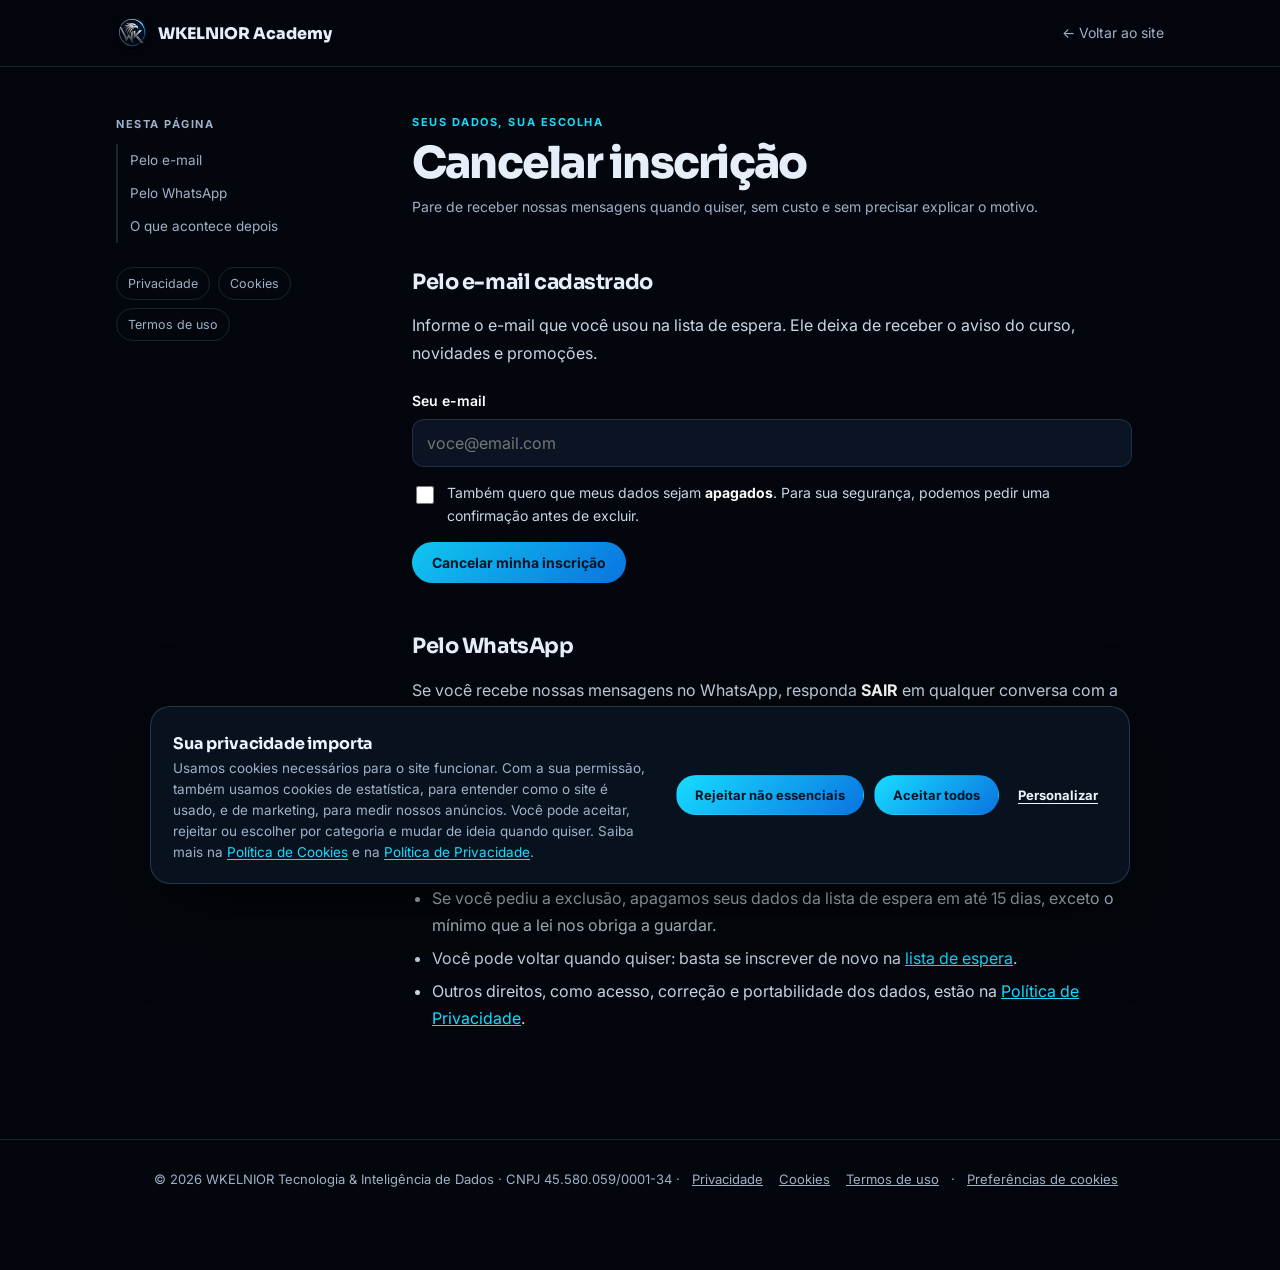
<file: descadastro.html>
<!doctype html>
<html lang="pt-BR">
<head>
<meta charset="utf-8">
<meta name="viewport" content="width=device-width,initial-scale=1,viewport-fit=cover">
<meta name="theme-color" content="#03070d">
<meta name="robots" content="noindex">
<title>Cancelar inscrição — WKELNIOR Academy</title>
<link rel="icon" href="assets/img/wk-logo.png" type="image/png">
<link rel="preconnect" href="https://fonts.googleapis.com">
<link rel="preconnect" href="https://fonts.gstatic.com" crossorigin>
<link href="https://fonts.googleapis.com/css2?family=Inter:wght@400;600;700&family=Sora:wght@700;800&display=swap" rel="stylesheet">
<link rel="stylesheet" href="assets/css/legal.css">
<link rel="stylesheet" href="assets/css/consent.css">
</head>
<body>
<header class="lg-top"><div class="in">
  <a class="lg-brand" href="index.html"><img src="assets/img/wk-logo.png" alt="">WKELNIOR Academy</a>
  <a class="lg-back" href="index.html">← Voltar ao site</a>
</div></header>

<div class="lg-wrap">
  <nav class="lg-toc" aria-label="Nesta página">
    <b>NESTA PÁGINA</b>
    <a href="#email">Pelo e-mail</a>
    <a href="#whatsapp">Pelo WhatsApp</a>
    <a href="#depois">O que acontece depois</a>
    <div class="lg-docs"><a href="politica-de-privacidade.html">Privacidade</a><a href="politica-de-cookies.html">Cookies</a><a href="termos-de-uso.html">Termos de uso</a></div>
  </nav>

  <article>
    <div class="lg-kicker">SEUS DADOS, SUA ESCOLHA</div>
    <h1>Cancelar inscrição</h1>
    <p class="lg-date">Pare de receber nossas mensagens quando quiser, sem custo e sem precisar explicar o motivo.</p>

    <h2 id="email">Pelo e-mail cadastrado</h2>
    <p>Informe o e-mail que você usou na lista de espera. Ele deixa de receber o aviso do curso, novidades e promoções.</p>
    <form class="lg-form" id="unsubForm" novalidate>
      <label>Seu e-mail<input id="unsubEmail" name="email" type="email" autocomplete="email" placeholder="voce@email.com" maxlength="160" required></label>
      <label class="lg-check"><input id="unsubDel" type="checkbox"><span>Também quero que meus dados sejam <strong>apagados</strong>. Para sua segurança, podemos pedir uma confirmação antes de excluir.</span></label>
      <input class="lg-hp" type="text" name="website" tabindex="-1" autocomplete="off" aria-hidden="true">
      <button class="lg-btn" type="submit" id="unsubBtn">Cancelar minha inscrição</button>
      <p class="lg-msg" id="unsubMsg" role="status" hidden></p>
    </form>

    <h2 id="whatsapp">Pelo WhatsApp</h2>
    <p>Se você recebe nossas mensagens no WhatsApp, responda <strong>SAIR</strong> em qualquer conversa com a gente ou envie para <a href="https://wa.me/5545998100107?text=SAIR" rel="noopener">(45) 99810-0107</a>.</p>

    <h2 id="depois">O que acontece depois</h2>
    <ul>
      <li>Paramos de enviar mensagens para o contato informado. Alguma mensagem já agendada pode chegar nas próximas 48 horas.</li>
      <li>Se você pediu a exclusão, apagamos seus dados da lista de espera em até 15 dias, exceto o mínimo que a lei nos obriga a guardar.</li>
      <li>Você pode voltar quando quiser: basta se inscrever de novo na <a href="index.html#lista">lista de espera</a>.</li>
      <li>Outros direitos, como acesso, correção e portabilidade dos dados, estão na <a href="politica-de-privacidade.html#direitos">Política de Privacidade</a>.</li>
    </ul>
  </article>
</div>

<footer class="lg-foot">© 2026 WKELNIOR Tecnologia &amp; Inteligência de Dados · CNPJ 45.580.059/0001-34 · <a href="politica-de-privacidade.html">Privacidade</a><a href="politica-de-cookies.html">Cookies</a><a href="termos-de-uso.html">Termos de uso</a> · <a href="#" data-cookie-settings>Preferências de cookies</a></footer>
<script src="assets/js/consent.js"></script>
<script src="assets/js/descadastro.js"></script>
</body>
</html>
</file>
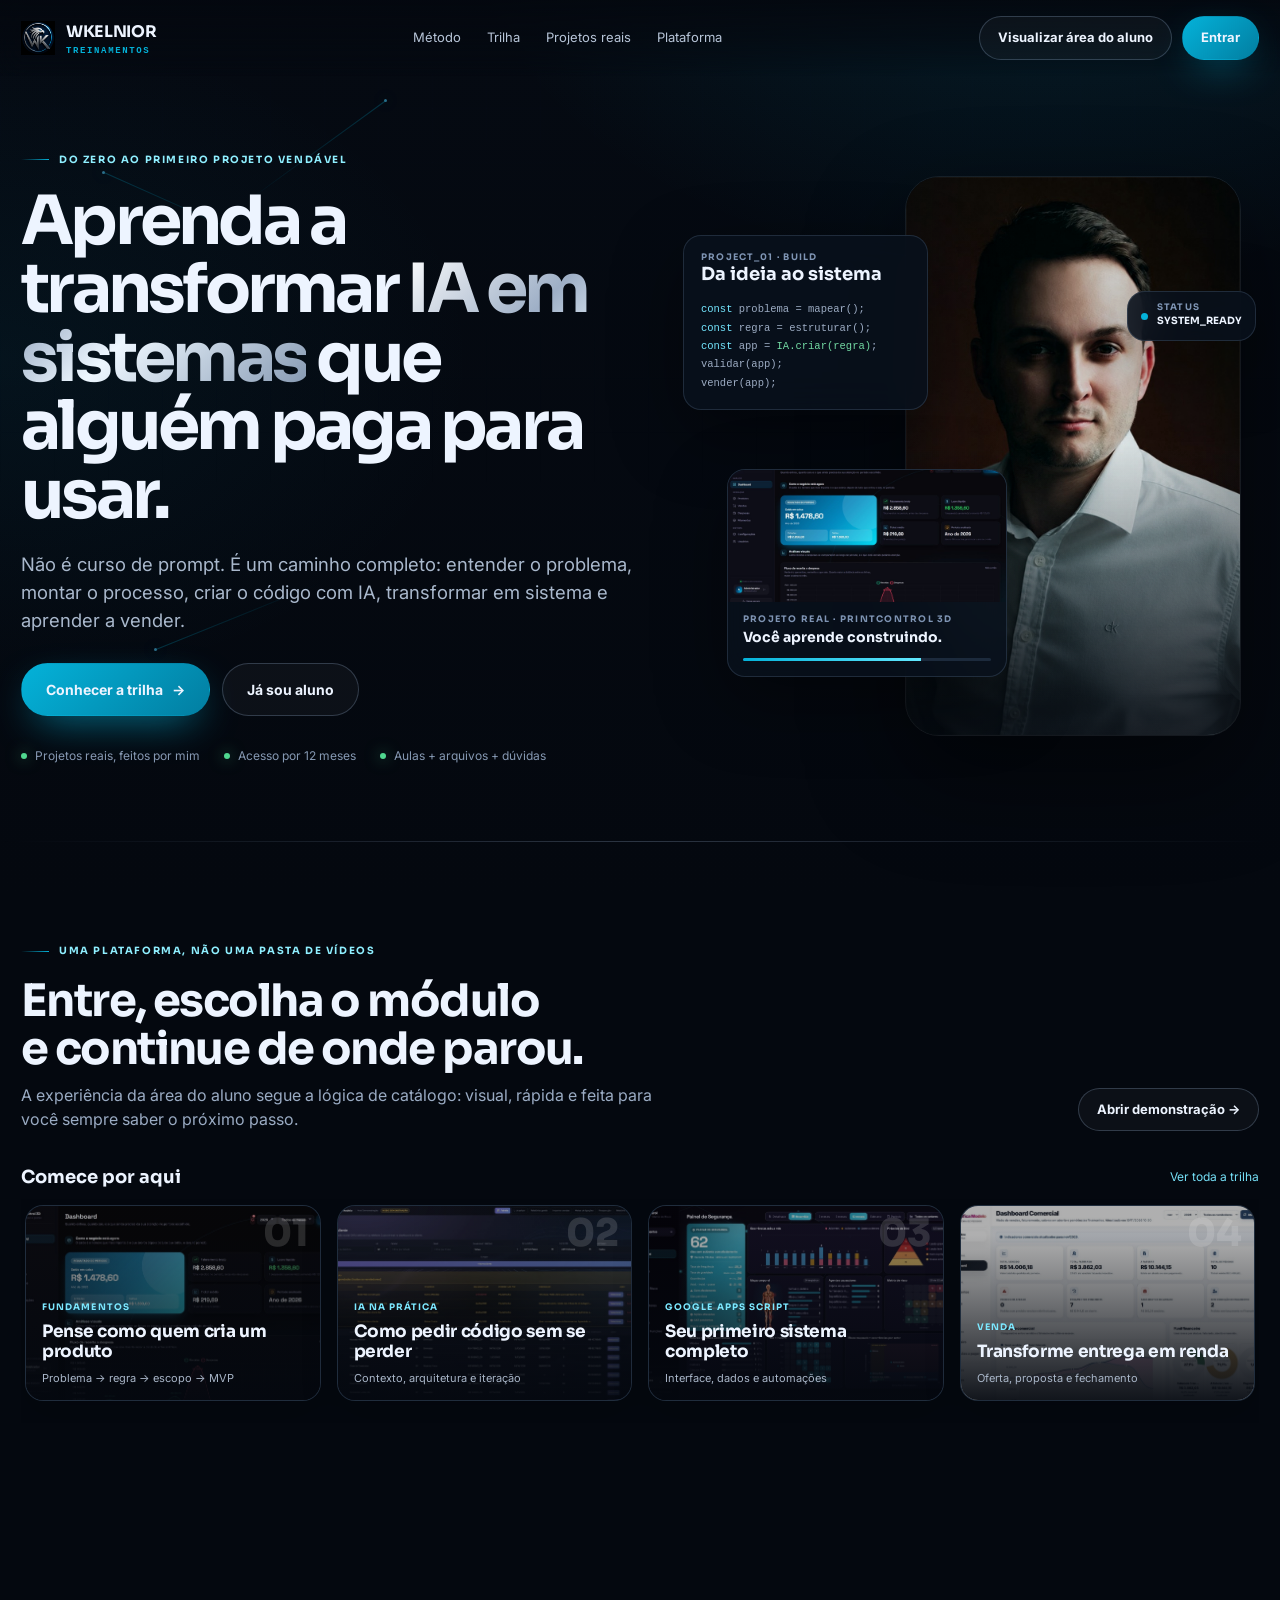
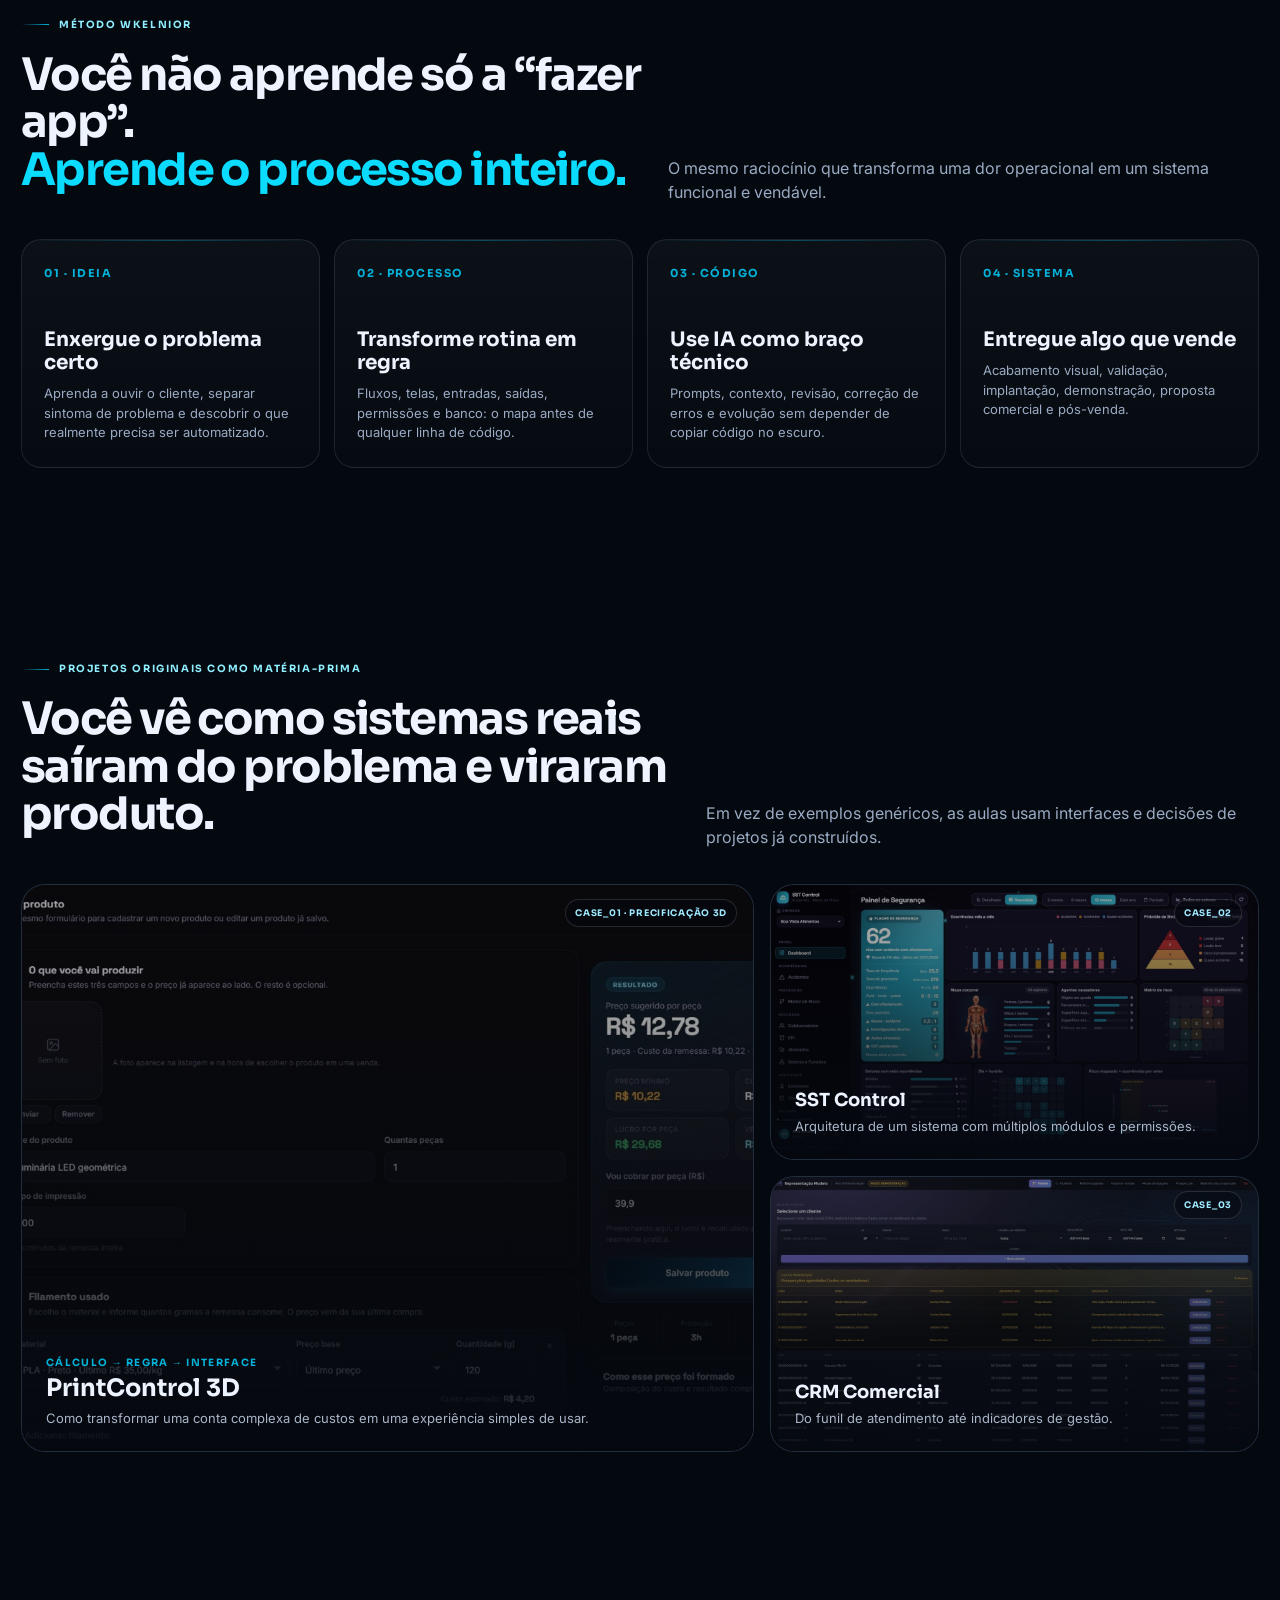
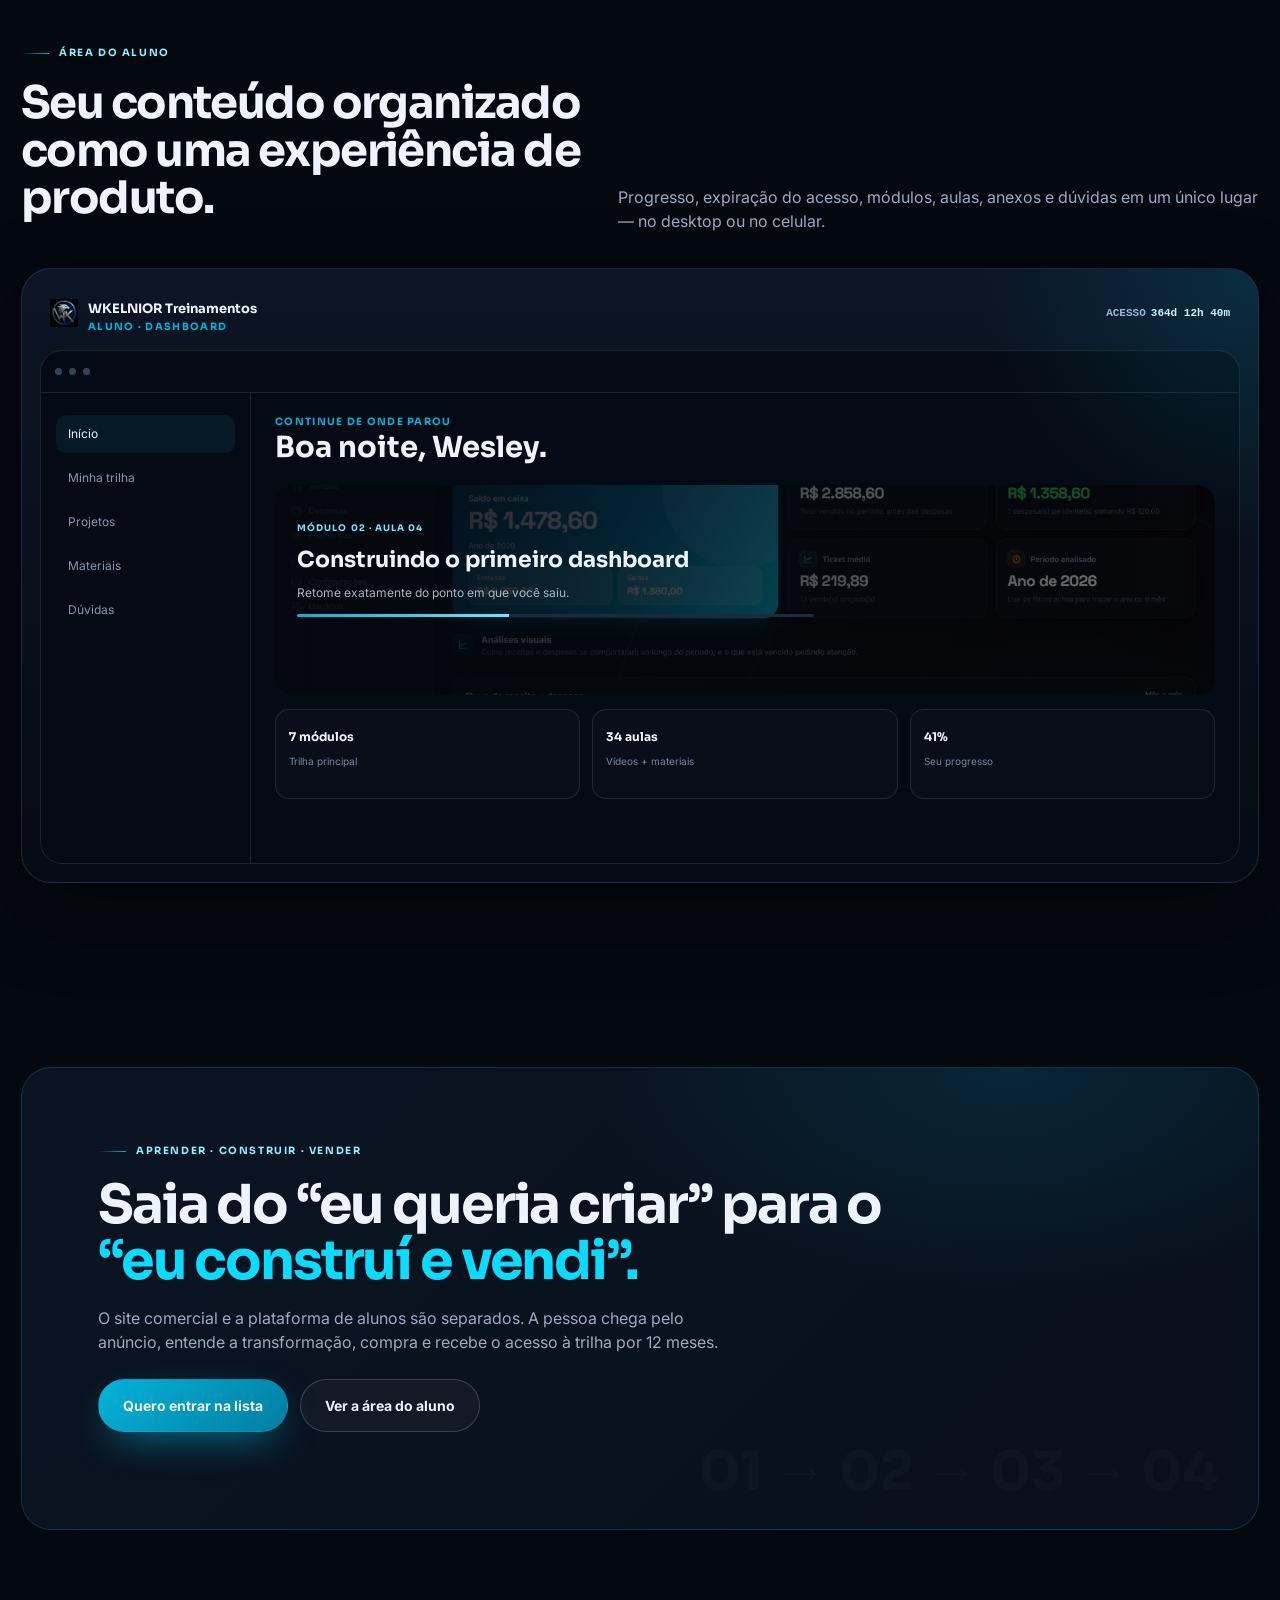
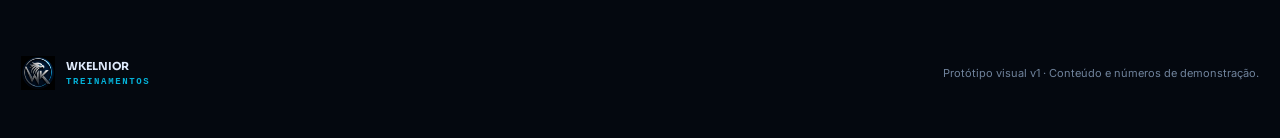
<file: index_v2_backup.html>
<!doctype html><html lang="pt-BR"><head><meta charset="utf-8"><meta name="viewport" content="width=device-width,initial-scale=1"><meta name="theme-color" content="#04080f"><title>WKELNIOR Treinamentos — Protótipo visual</title><link rel="preconnect" href="https://fonts.googleapis.com"><link rel="preconnect" href="https://fonts.gstatic.com" crossorigin><link href="https://fonts.googleapis.com/css2?family=Inter:wght@400;500;600;700&family=Sora:wght@500;600;700;800&display=swap" rel="stylesheet"><link rel="stylesheet" href="assets/css/style.css"></head>
<body>
<div class="data-network" aria-hidden="true"><i style="left:8%;top:19%;--r:24deg"></i><i style="left:30%;top:11%;--r:144deg"></i><i style="left:74%;top:29%;--r:189deg"></i><i style="left:89%;top:62%;--r:216deg"></i><i style="left:12%;top:72%;--r:338deg"></i></div>
<header class="site-header"><div class="container nav"><a class="brand" href="#"><img src="assets/img/wk-logo.png" alt=""><span>WKELNIOR<small>TREINAMENTOS</small></span></a><nav class="nav-links"><a href="#metodo">Método</a><a href="#trilha">Trilha</a><a href="#projetos">Projetos reais</a><a href="#plataforma">Plataforma</a></nav><div class="nav-actions"><a class="btn hide-mobile" href="area-aluno.html">Visualizar área do aluno</a><button class="btn btn-primary" data-login>Entrar</button></div></div></header>
<main>
<section class="hero"><div class="container hero-grid"><div class="hero-copy"><div class="eyebrow">Do zero ao primeiro projeto vendável</div><h1>Aprenda a transformar <span class="metal">IA em sistemas</span> que alguém paga para usar.</h1><p>Não é curso de prompt. É um caminho completo: entender o problema, montar o processo, criar o código com IA, transformar em sistema e aprender a vender.</p><div class="hero-actions"><a class="btn btn-primary btn-lg" href="#trilha">Conhecer a trilha <span>→</span></a><button class="btn btn-lg" data-login>Já sou aluno</button></div><div class="proof-strip"><span><i class="dot-ok"></i> Projetos reais, feitos por mim</span><span><i class="dot-ok"></i> Acesso por 12 meses</span><span><i class="dot-ok"></i> Aulas + arquivos + dúvidas</span></div></div>
<div class="hero-visual"><div class="portrait-wrap"><img src="assets/img/wesley-portrait.jpg" alt="Wesley Kelnior"></div><div class="ui-float code-card"><div class="topline">PROJECT_01 · BUILD</div><strong>Da ideia ao sistema</strong><code><span class="c">const</span> problema = mapear();<br><span class="c">const</span> regra = estruturar();<br><span class="c">const</span> app = <span class="g">IA.criar(regra)</span>;<br>validar(app);<br>vender(app);</code></div><div class="ui-float project-card"><img src="assets/img/printcontrol-dashboard.jpg" alt="Projeto PrintControl 3D"><div class="pc-body"><div class="topline">PROJETO REAL · PRINTCONTROL 3D</div><strong style="font-size:14px">Você aprende construindo.</strong><div class="progress-mini"><span></span></div></div></div><div class="ui-float badge-live"><i class="pulse"></i><div><div class="topline">STATUS</div><b>SYSTEM_READY</b></div></div></div></div></section>
<div class="rule"></div>
<section class="section" id="trilha"><div class="container"><div class="section-head"><div><div class="eyebrow">Uma plataforma, não uma pasta de vídeos</div><h2>Entre, escolha o módulo<br>e continue de onde parou.</h2><p>A experiência da área do aluno segue a lógica de catálogo: visual, rápida e feita para você sempre saber o próximo passo.</p></div><a class="btn" href="area-aluno.html">Abrir demonstração →</a></div>
<div class="rail-title"><h3>Comece por aqui</h3><a href="area-aluno.html">Ver toda a trilha</a></div><div class="rail" id="rail1">
<article class="course-card"><img src="assets/img/printcontrol-dashboard.jpg" alt=""><span class="course-num">01</span><div class="course-meta"><small>Fundamentos</small><h3>Pense como quem cria um produto</h3><p>Problema → regra → escopo → MVP</p></div></article>
<article class="course-card"><img src="assets/img/crm-clientes.jpg" alt=""><span class="course-num">02</span><div class="course-meta"><small>IA na prática</small><h3>Como pedir código sem se perder</h3><p>Contexto, arquitetura e iteração</p></div></article>
<article class="course-card"><img src="assets/img/sst-dashboard.jpg" alt=""><span class="course-num">03</span><div class="course-meta"><small>Google Apps Script</small><h3>Seu primeiro sistema completo</h3><p>Interface, dados e automações</p></div></article>
<article class="course-card"><img src="assets/img/grafica-dashboard.jpg" alt=""><span class="course-num">04</span><div class="course-meta"><small>Venda</small><h3>Transforme entrega em renda</h3><p>Oferta, proposta e fechamento</p></div></article>
</div></div></section>
<section class="section" id="metodo"><div class="container"><div class="section-head"><div><div class="eyebrow">Método WKELNIOR</div><h2>Você não aprende só a “fazer app”.<br><span class="cyan">Aprende o processo inteiro.</span></h2></div><p>O mesmo raciocínio que transforma uma dor operacional em um sistema funcional e vendável.</p></div><div class="process-grid"><div class="process-item"><div class="n">01 · IDEIA</div><h3>Enxergue o problema certo</h3><p>Aprenda a ouvir o cliente, separar sintoma de problema e descobrir o que realmente precisa ser automatizado.</p></div><div class="process-item"><div class="n">02 · PROCESSO</div><h3>Transforme rotina em regra</h3><p>Fluxos, telas, entradas, saídas, permissões e banco: o mapa antes de qualquer linha de código.</p></div><div class="process-item"><div class="n">03 · CÓDIGO</div><h3>Use IA como braço técnico</h3><p>Prompts, contexto, revisão, correção de erros e evolução sem depender de copiar código no escuro.</p></div><div class="process-item"><div class="n">04 · SISTEMA</div><h3>Entregue algo que vende</h3><p>Acabamento visual, validação, implantação, demonstração, proposta comercial e pós-venda.</p></div></div></div></section>
<section class="section" id="projetos"><div class="container"><div class="section-head"><div><div class="eyebrow">Projetos originais como matéria-prima</div><h2>Você vê como sistemas reais<br><span class="metal">saíram do problema e viraram produto.</span></h2></div><p>Em vez de exemplos genéricos, as aulas usam interfaces e decisões de projetos já construídos.</p></div><div class="showcase-grid"><article class="showcase-card"><img src="assets/img/printcontrol-calculadora.jpg" alt=""><span class="project-stamp">CASE_01 · PRECIFICAÇÃO 3D</span><div class="copy"><div class="tiny-label">Cálculo → regra → interface</div><h3>PrintControl 3D</h3><p>Como transformar uma conta complexa de custos em uma experiência simples de usar.</p></div></article><div class="showcase-side"><article class="showcase-card"><img src="assets/img/sst-dashboard.jpg" alt=""><span class="project-stamp">CASE_02</span><div class="copy"><h3>SST Control</h3><p>Arquitetura de um sistema com múltiplos módulos e permissões.</p></div></article><article class="showcase-card"><img src="assets/img/crm-clientes.jpg" alt=""><span class="project-stamp">CASE_03</span><div class="copy"><h3>CRM Comercial</h3><p>Do funil de atendimento até indicadores de gestão.</p></div></article></div></div></div></section>
<section class="section" id="plataforma"><div class="container"><div class="section-head"><div><div class="eyebrow">Área do aluno</div><h2>Seu conteúdo organizado<br>como uma experiência de produto.</h2></div><p>Progresso, expiração do acesso, módulos, aulas, anexos e dúvidas em um único lugar — no desktop ou no celular.</p></div><div class="platform"><div class="platform-top"><div class="platform-brand"><img src="assets/img/wk-logo.png" alt=""><div><b style="font:700 13px Sora">WKELNIOR Treinamentos</b><div class="tiny-label" style="margin-top:3px">ALUNO · DASHBOARD</div></div></div><div class="countdown">ACESSO <b>364d 12h 40m</b></div></div><div class="fake-window"><div class="fake-window-bar"><i></i><i></i><i></i></div><div class="fake-window-body"><aside class="fake-sidebar"><div class="navitem active">Início</div><div class="navitem">Minha trilha</div><div class="navitem">Projetos</div><div class="navitem">Materiais</div><div class="navitem">Dúvidas</div></aside><div class="fake-content"><div class="tiny-label">CONTINUE DE ONDE PAROU</div><h3>Boa noite, Wesley.</h3><div class="continue-card"><img src="assets/img/printcontrol-dashboard.jpg" alt=""><div class="continue-copy"><small>MÓDULO 02 · AULA 04</small><h4>Construindo o primeiro dashboard</h4><p>Retome exatamente do ponto em que você saiu.</p><div class="progress-mini"><span style="width:41%"></span></div></div></div><div class="mini-cards"><div class="mini-card"><b>7 módulos</b><span>Trilha principal</span></div><div class="mini-card"><b>34 aulas</b><span>Vídeos + materiais</span></div><div class="mini-card"><b>41%</b><span>Seu progresso</span></div></div></div></div></div></div></div></section>
<section class="section"><div class="container"><div class="cta-box"><div class="eyebrow">Aprender · construir · vender</div><h2>Saia do “eu queria criar” para o <span class="cyan">“eu construí e vendi”.</span></h2><p>O site comercial e a plataforma de alunos são separados. A pessoa chega pelo anúncio, entende a transformação, compra e recebe o acesso à trilha por 12 meses.</p><div class="hero-actions"><button class="btn btn-primary btn-lg" data-login>Quero entrar na lista</button><a class="btn btn-lg" href="area-aluno.html">Ver a área do aluno</a></div><div class="cta-code">01 → 02 → 03 → 04</div></div></div></section>
</main>
<footer class="footer"><div class="container footer-row"><div class="brand"><img src="assets/img/wk-logo.png" alt=""><span>WKELNIOR<small>TREINAMENTOS</small></span></div><div>Protótipo visual v1 · Conteúdo e números de demonstração.</div></div></footer>
<div class="modal" id="loginModal"><div class="login-card"><button class="close" data-close-modal>×</button><div class="brand"><img src="assets/img/wk-logo.png" alt=""><span>WKELNIOR<small>ACESSO SEGURO</small></span></div><h2>Entre na sua conta.</h2><p>Use o mesmo e-mail usado na compra. O acesso final prevê validação por código enviado por e-mail.</p><div class="field"><label>E-mail</label><input type="email" placeholder="voce@exemplo.com"></div><button class="btn btn-primary" id="sendCode" style="width:100%">Enviar código de acesso</button><div id="otpStep" hidden><div class="field"><label>Código recebido por e-mail</label><div class="otp"><input inputmode="numeric"><input inputmode="numeric"><input inputmode="numeric"><input inputmode="numeric"><input inputmode="numeric"><input inputmode="numeric"></div></div><a class="btn" href="area-aluno.html" style="width:100%">Validar e entrar</a></div></div></div>
<script src="assets/js/app.js"></script></body></html>
</file>
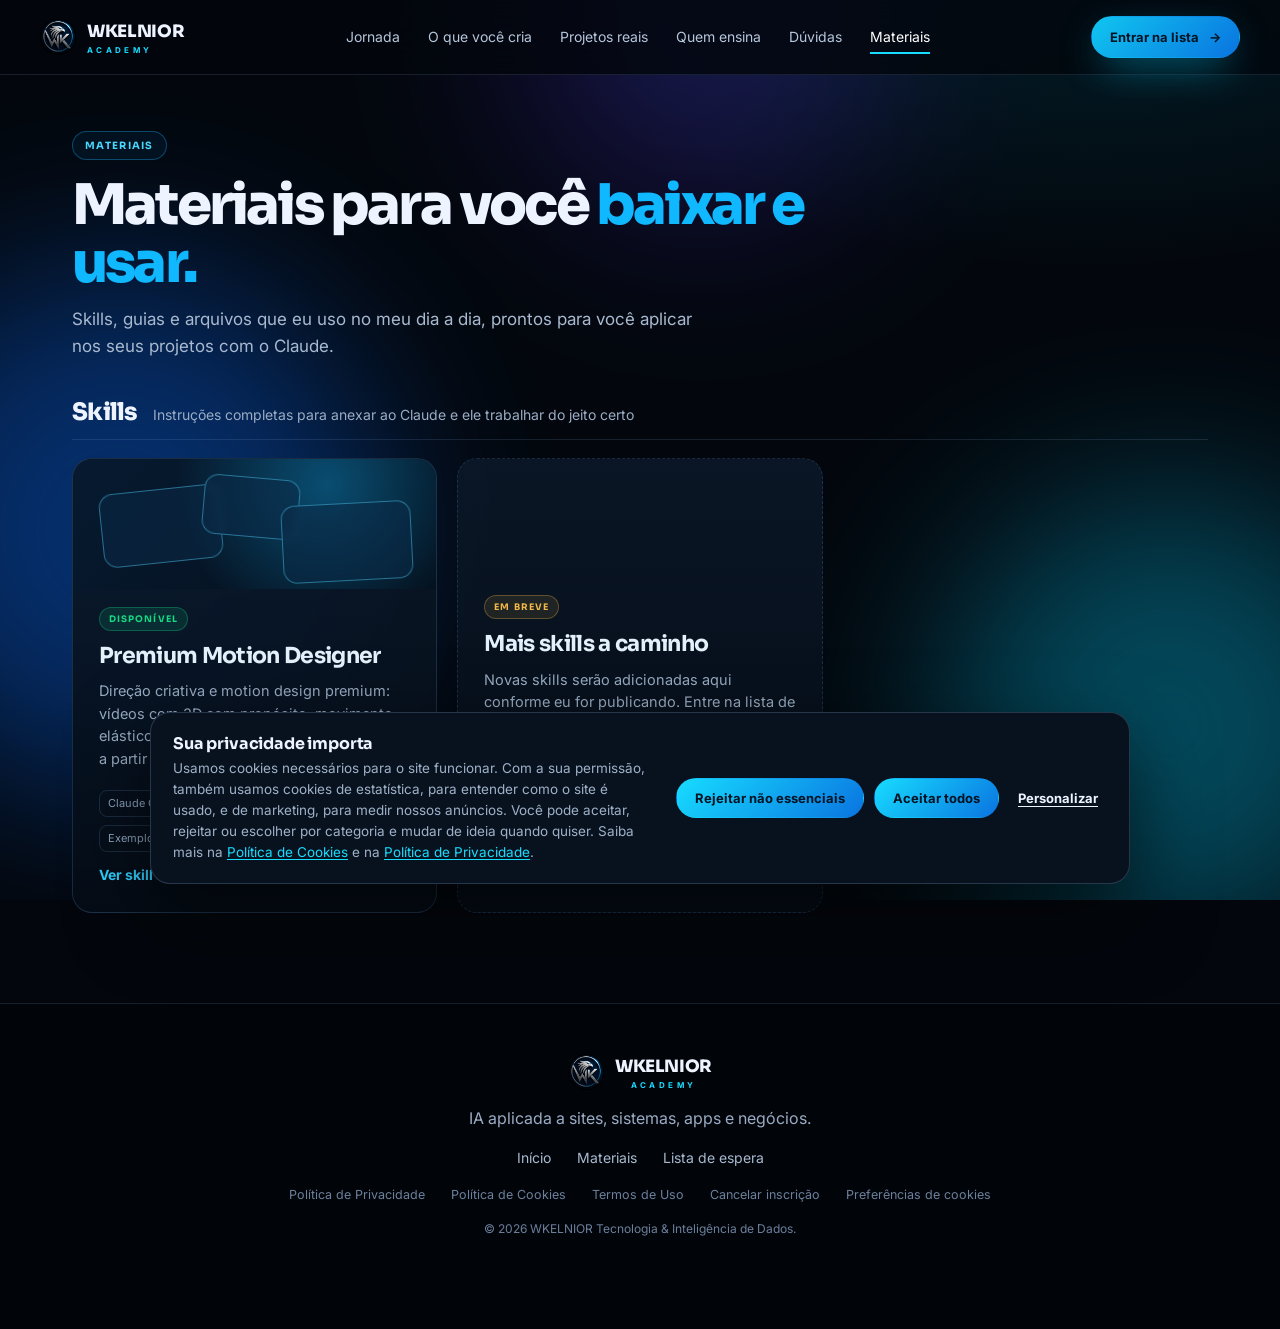
<file: materiais.html>
<!doctype html>
<html lang="pt-BR">
<head>
  <meta charset="utf-8">
  <meta name="viewport" content="width=device-width,initial-scale=1">
  <meta name="theme-color" content="#03070d">
  <title>Materiais — WKELNIOR Academy</title>
  <meta name="description" content="Skills, guias e materiais da WKELNIOR Academy para baixar e usar com o Claude.">
  <link rel="icon" href="assets/img/wk-logo.png" type="image/png">
  <link rel="preconnect" href="https://fonts.googleapis.com">
  <link rel="preconnect" href="https://fonts.gstatic.com" crossorigin>
  <link href="https://fonts.googleapis.com/css2?family=Inter:wght@400;500;600;700&family=Sora:wght@500;600;700;800&display=swap" rel="stylesheet">
  <link rel="stylesheet" href="assets/css/landing.css">
  <link rel="stylesheet" href="assets/css/materiais.css">
  <link rel="stylesheet" href="assets/css/consent.css">
</head>
<body>
<div class="aurora" aria-hidden="true"><i></i><i></i><i></i></div>
<header class="header scrolled">
  <div class="wrap nav">
    <a class="brand" href="index.html" aria-label="WKELNIOR Academy">
      <img src="assets/img/wk-logo.png" alt="" width="36" height="36">
      <span>WKELNIOR<small>ACADEMY</small></span>
    </a>
    <nav class="links" aria-label="Principal">
      <a href="index.html#jornada">Jornada</a>
      <a href="index.html#construir">O que você cria</a>
      <a href="index.html#projetos">Projetos reais</a>
      <a href="index.html#wesley">Quem ensina</a>
      <a href="index.html#faq">Dúvidas</a>
      <a class="active" href="materiais.html" aria-current="page">Materiais</a>
    </nav>
    <div class="nav-actions">
      <a class="btn btn-primary btn-sm" href="index.html#lista">Entrar na lista <span>→</span></a>
    </div>
  </div>
</header>

<main class="sk-shell">
  <div class="sk-head">
    <span class="sk-chip">MATERIAIS</span>
    <h1>Materiais para você <span>baixar e usar.</span></h1>
    <p>Skills, guias e arquivos que eu uso no meu dia a dia, prontos para você aplicar nos seus projetos com o Claude.</p>
  </div>

  <section class="mt-group" aria-labelledby="g-skills">
    <div class="mt-group-head"><h2 id="g-skills">Skills</h2><span>Instruções completas para anexar ao Claude e ele trabalhar do jeito certo</span></div>
    <div class="sk-grid">
      <a class="sk-card" href="skill-motion-design.html">
        <div class="sk-visual"><i></i><i></i><i></i></div>
        <span class="tag">DISPONÍVEL</span>
        <h3>Premium Motion Designer</h3>
        <p>Direção criativa e motion design premium: vídeos com 3D com propósito, movimento elástico controlado, música e sound design, a partir do HTML real do seu sistema.</p>
        <div class="meta"><span>Claude Opus 5.5</span><span>Skill + PDF guia</span><span>Markdown</span><span>Exemplos em vídeo</span></div>
        <span class="go">Ver skill e baixar →</span>
      </a>
      <div class="sk-card empty">
        <span class="tag soon">EM BREVE</span>
        <h3>Mais skills a caminho</h3>
        <p>Novas skills serão adicionadas aqui conforme eu for publicando. Entre na lista de espera para ser avisado.</p>
        <a class="go" href="index.html#lista">Entrar na lista →</a>
      </div>
    </div>
  </section>
</main>

<footer class="footer">
  <div class="wrap foot">
    <div class="brand"><img src="assets/img/wk-logo.png" alt="" width="34" height="34"><span>WKELNIOR<small>ACADEMY</small></span></div>
    <p>IA aplicada a sites, sistemas, apps e negócios.</p>
    <div class="foot-links"><a href="index.html">Início</a><a href="materiais.html">Materiais</a><a href="index.html#lista">Lista de espera</a></div>
    <div class="foot-links legal"><a href="politica-de-privacidade.html">Política de Privacidade</a><a href="politica-de-cookies.html">Política de Cookies</a><a href="termos-de-uso.html">Termos de Uso</a><a href="descadastro.html">Cancelar inscrição</a><a href="#" data-cookie-settings>Preferências de cookies</a></div>
    <small>© 2026 WKELNIOR Tecnologia & Inteligência de Dados.</small>
  </div>
</footer>
<script src="assets/js/config.js"></script>
<script src="assets/js/consent.js"></script>
<script src="assets/js/menu.js"></script>
</body>
</html>
</file>
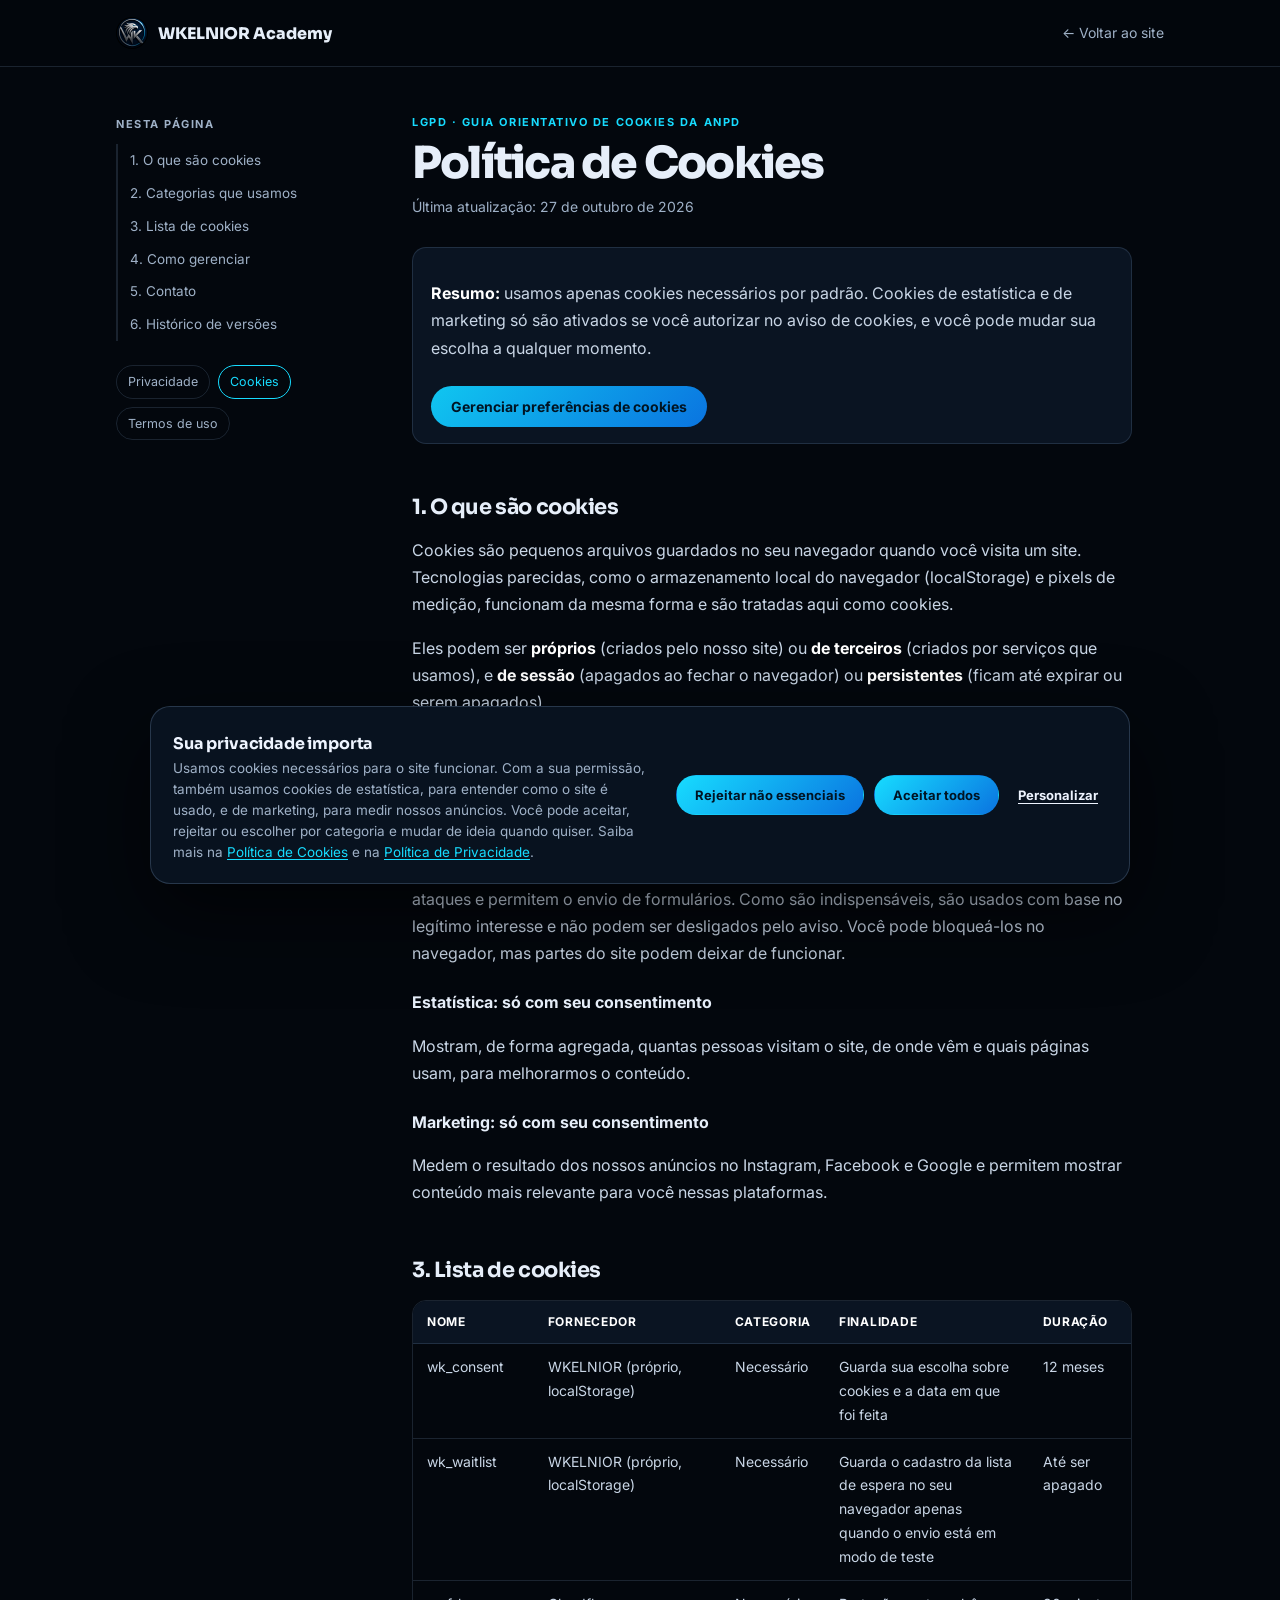
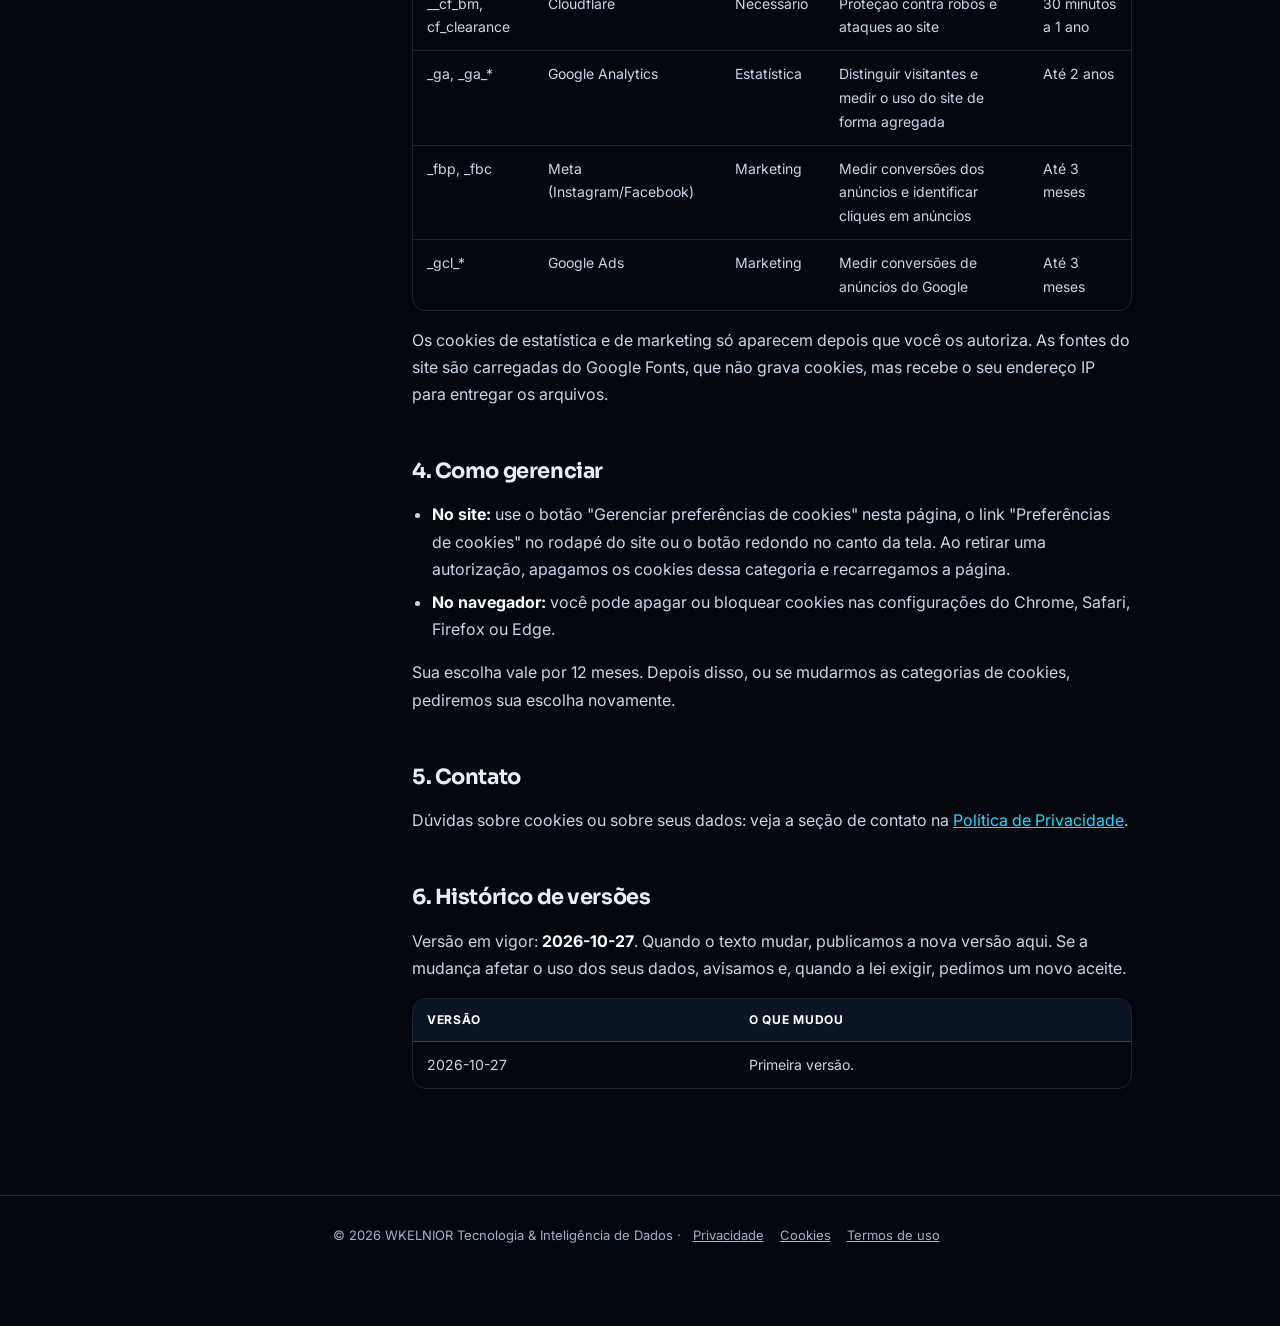
<file: politica-de-cookies.html>
<!doctype html>
<html lang="pt-BR">
<head>
<meta charset="utf-8">
<meta name="viewport" content="width=device-width,initial-scale=1,viewport-fit=cover">
<meta name="theme-color" content="#03070d">
<title>Política de Cookies — WKELNIOR Academy</title>
<link rel="icon" href="assets/img/wk-logo.png" type="image/png">
<link rel="preconnect" href="https://fonts.googleapis.com">
<link rel="preconnect" href="https://fonts.gstatic.com" crossorigin>
<link href="https://fonts.googleapis.com/css2?family=Inter:wght@400;600;700&family=Sora:wght@700;800&display=swap" rel="stylesheet">
<link rel="stylesheet" href="assets/css/legal.css">
<link rel="stylesheet" href="assets/css/consent.css">
</head>
<body>
<header class="lg-top"><div class="in">
  <a class="lg-brand" href="index.html"><img src="assets/img/wk-logo.png" alt="">WKELNIOR Academy</a>
  <a class="lg-back" href="index.html">← Voltar ao site</a>
</div></header>

<div class="lg-wrap">
  <nav class="lg-toc" aria-label="Nesta página">
    <b>NESTA PÁGINA</b>
    <a href="#o-que-sao">1. O que são cookies</a>
    <a href="#categorias">2. Categorias que usamos</a>
    <a href="#lista">3. Lista de cookies</a>
    <a href="#gerenciar">4. Como gerenciar</a>
    <a href="#contato">5. Contato</a>
    <a href="#versoes">6. Histórico de versões</a>
    <div class="lg-docs"><a href="politica-de-privacidade.html">Privacidade</a><a href="politica-de-cookies.html" aria-current="page">Cookies</a><a href="termos-de-uso.html">Termos de uso</a></div>
  </nav>

  <article>
    <div class="lg-kicker">LGPD · GUIA ORIENTATIVO DE COOKIES DA ANPD</div>
    <h1>Política de Cookies</h1>
    <p class="lg-date">Última atualização: 27 de outubro de 2026</p>

    <div class="lg-box">
      <p><strong>Resumo:</strong> usamos apenas cookies necessários por padrão. Cookies de estatística e de marketing só são ativados se você autorizar no aviso de cookies, e você pode mudar sua escolha a qualquer momento.</p>
      <button type="button" class="lg-btn" data-cookie-settings>Gerenciar preferências de cookies</button>
    </div>

    <h2 id="o-que-sao">1. O que são cookies</h2>
    <p>Cookies são pequenos arquivos guardados no seu navegador quando você visita um site. Tecnologias parecidas, como o armazenamento local do navegador (localStorage) e pixels de medição, funcionam da mesma forma e são tratadas aqui como cookies.</p>
    <p>Eles podem ser <strong>próprios</strong> (criados pelo nosso site) ou <strong>de terceiros</strong> (criados por serviços que usamos), e <strong>de sessão</strong> (apagados ao fechar o navegador) ou <strong>persistentes</strong> (ficam até expirar ou serem apagados).</p>

    <h2 id="categorias">2. Categorias que usamos</h2>
    <h3>Necessários: sempre ativos</h3>
    <p>Fazem o site funcionar e ficar seguro: lembram sua escolha sobre cookies, protegem contra ataques e permitem o envio de formulários. Como são indispensáveis, são usados com base no legítimo interesse e não podem ser desligados pelo aviso. Você pode bloqueá-los no navegador, mas partes do site podem deixar de funcionar.</p>
    <h3>Estatística: só com seu consentimento</h3>
    <p>Mostram, de forma agregada, quantas pessoas visitam o site, de onde vêm e quais páginas usam, para melhorarmos o conteúdo.</p>
    <h3>Marketing: só com seu consentimento</h3>
    <p>Medem o resultado dos nossos anúncios no Instagram, Facebook e Google e permitem mostrar conteúdo mais relevante para você nessas plataformas.</p>

    <h2 id="lista">3. Lista de cookies</h2>
    <div class="lg-table"><table>
      <thead><tr><th>Nome</th><th>Fornecedor</th><th>Categoria</th><th>Finalidade</th><th>Duração</th></tr></thead>
      <tbody>
        <tr><td>wk_consent</td><td>WKELNIOR (próprio, localStorage)</td><td>Necessário</td><td>Guarda sua escolha sobre cookies e a data em que foi feita</td><td>12 meses</td></tr>
        <tr><td>wk_waitlist</td><td>WKELNIOR (próprio, localStorage)</td><td>Necessário</td><td>Guarda o cadastro da lista de espera no seu navegador apenas quando o envio está em modo de teste</td><td>Até ser apagado</td></tr>
        <tr><td>__cf_bm, cf_clearance</td><td>Cloudflare</td><td>Necessário</td><td>Proteção contra robôs e ataques ao site</td><td>30 minutos a 1 ano</td></tr>
        <tr><td>_ga, _ga_*</td><td>Google Analytics</td><td>Estatística</td><td>Distinguir visitantes e medir o uso do site de forma agregada</td><td>Até 2 anos</td></tr>
        <tr><td>_fbp, _fbc</td><td>Meta (Instagram/Facebook)</td><td>Marketing</td><td>Medir conversões dos anúncios e identificar cliques em anúncios</td><td>Até 3 meses</td></tr>
        <tr><td>_gcl_*</td><td>Google Ads</td><td>Marketing</td><td>Medir conversões de anúncios do Google</td><td>Até 3 meses</td></tr>
      </tbody>
    </table></div>
    <p>Os cookies de estatística e de marketing só aparecem depois que você os autoriza. As fontes do site são carregadas do Google Fonts, que não grava cookies, mas recebe o seu endereço IP para entregar os arquivos.</p>

    <h2 id="gerenciar">4. Como gerenciar</h2>
    <ul>
      <li><strong>No site:</strong> use o botão "Gerenciar preferências de cookies" nesta página, o link "Preferências de cookies" no rodapé do site ou o botão redondo no canto da tela. Ao retirar uma autorização, apagamos os cookies dessa categoria e recarregamos a página.</li>
      <li><strong>No navegador:</strong> você pode apagar ou bloquear cookies nas configurações do Chrome, Safari, Firefox ou Edge.</li>
    </ul>
    <p>Sua escolha vale por 12 meses. Depois disso, ou se mudarmos as categorias de cookies, pediremos sua escolha novamente.</p>

    <h2 id="contato">5. Contato</h2>
    <p>Dúvidas sobre cookies ou sobre seus dados: veja a seção de contato na <a href="politica-de-privacidade.html#contato">Política de Privacidade</a>.</p>
  <h2 id="versoes">6. Histórico de versões</h2>
    <p>Versão em vigor: <strong>2026-10-27</strong>. Quando o texto mudar, publicamos a nova versão aqui. Se a mudança afetar o uso dos seus dados, avisamos e, quando a lei exigir, pedimos um novo aceite.</p>
    <div class="lg-table"><table>
      <thead><tr><th>Versão</th><th>O que mudou</th></tr></thead>
      <tbody><tr><td>2026-10-27</td><td>Primeira versão.</td></tr></tbody>
    </table></div>
  </article>
</div>

<footer class="lg-foot">© 2026 WKELNIOR Tecnologia &amp; Inteligência de Dados · <a href="politica-de-privacidade.html">Privacidade</a><a href="politica-de-cookies.html">Cookies</a><a href="termos-de-uso.html">Termos de uso</a></footer>
<script src="assets/js/consent.js"></script>
</body>
</html>
</file>
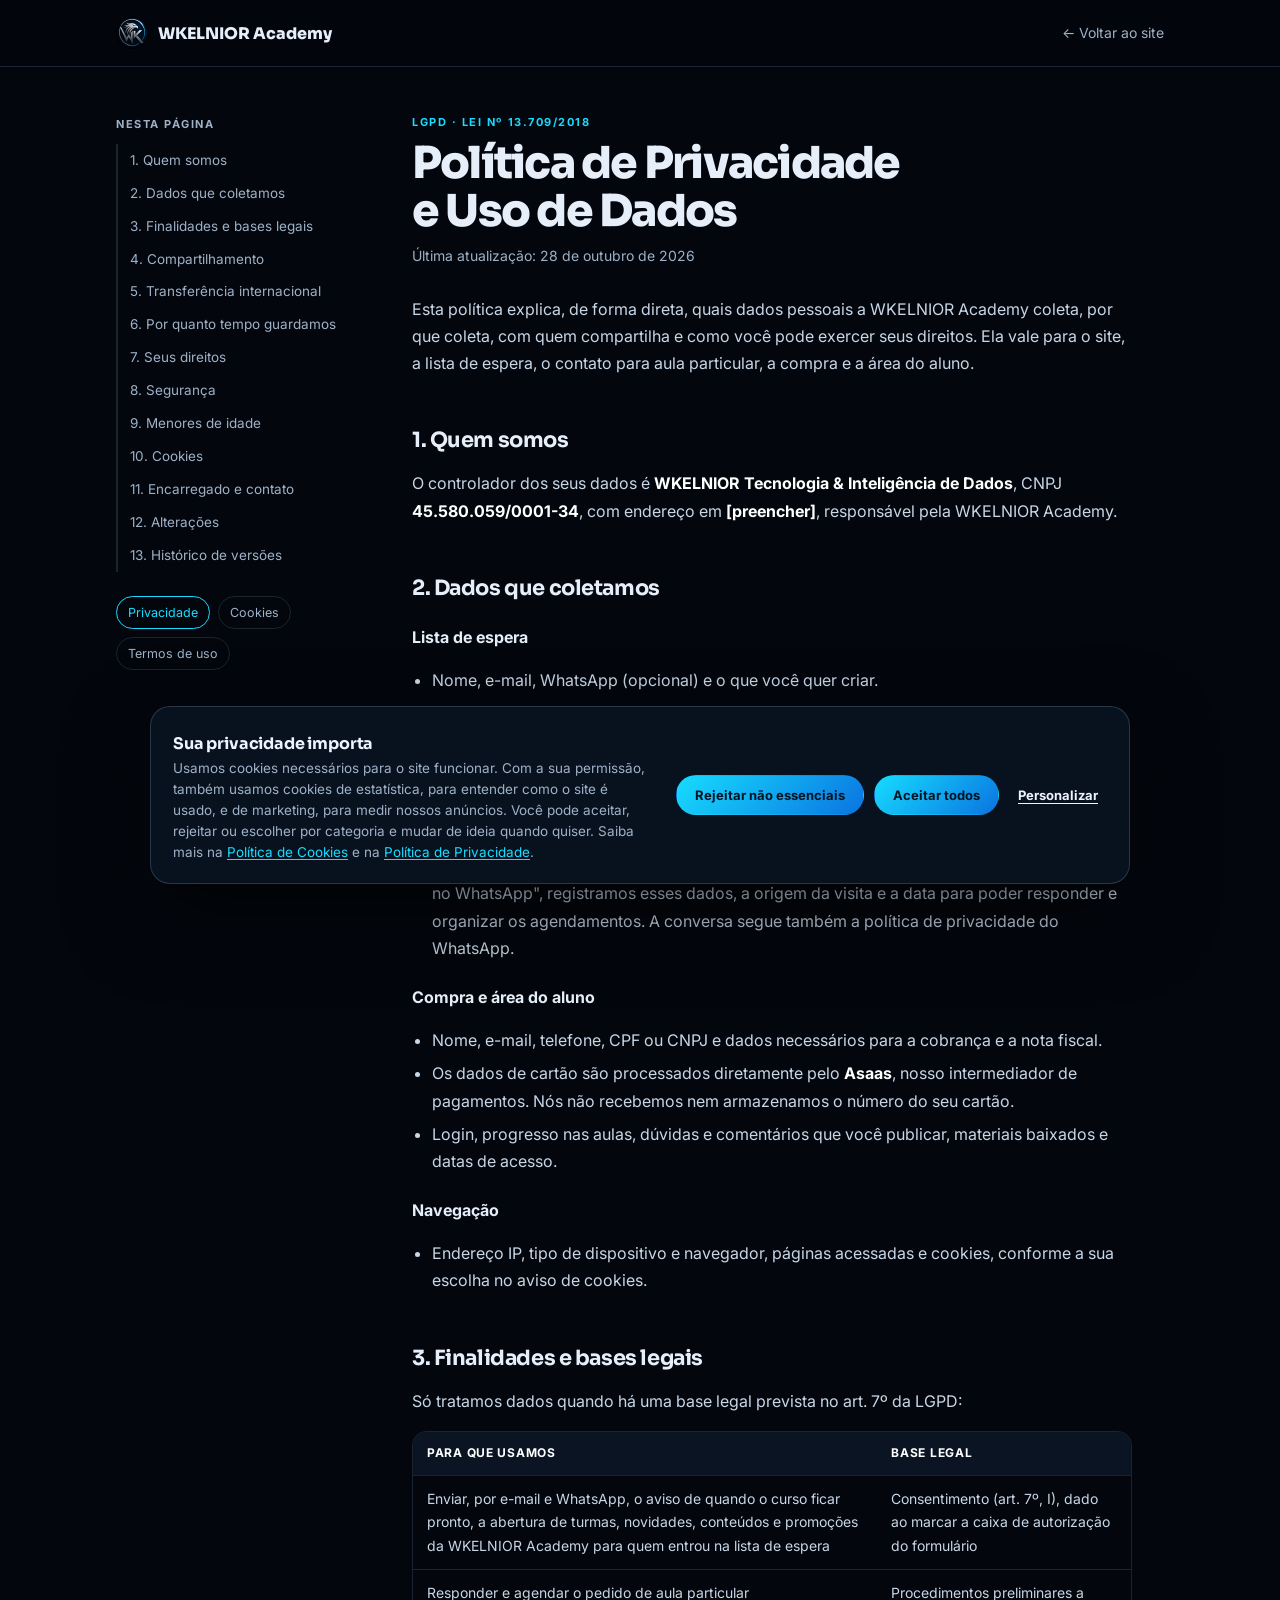
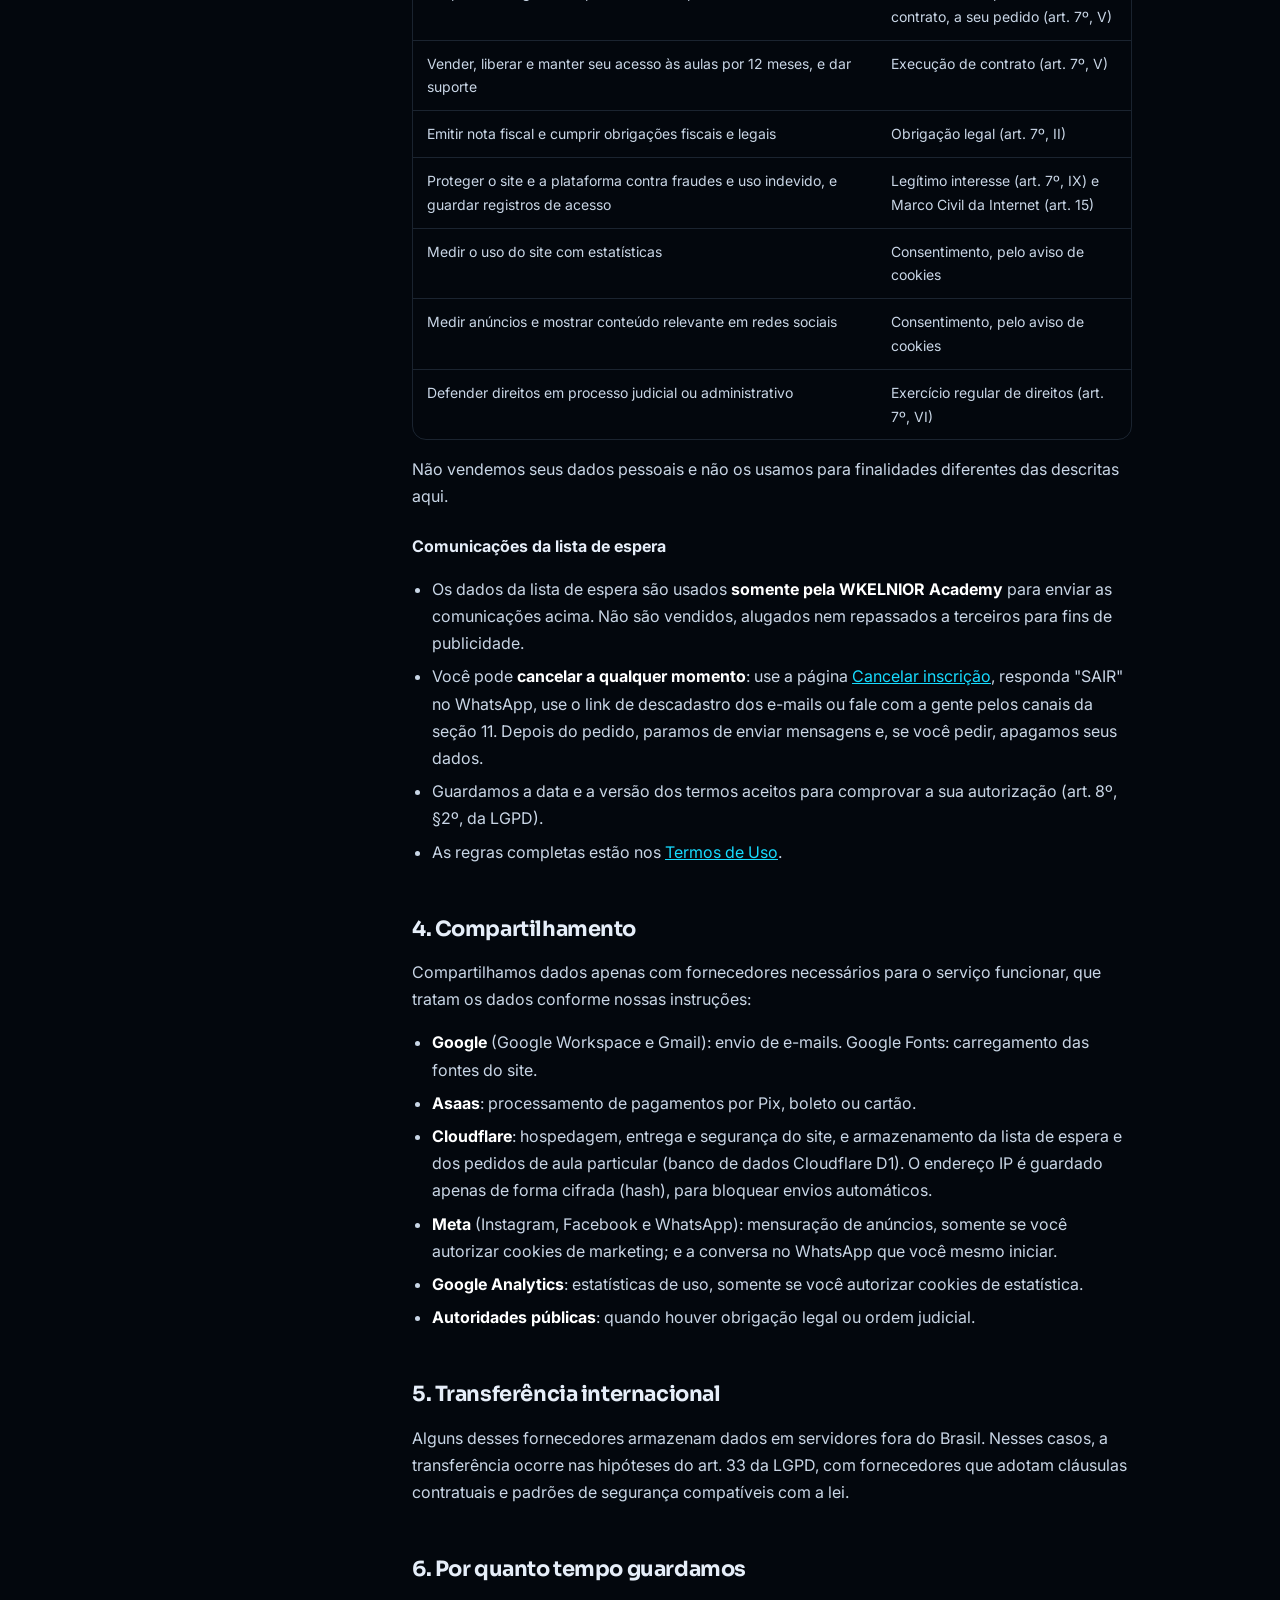
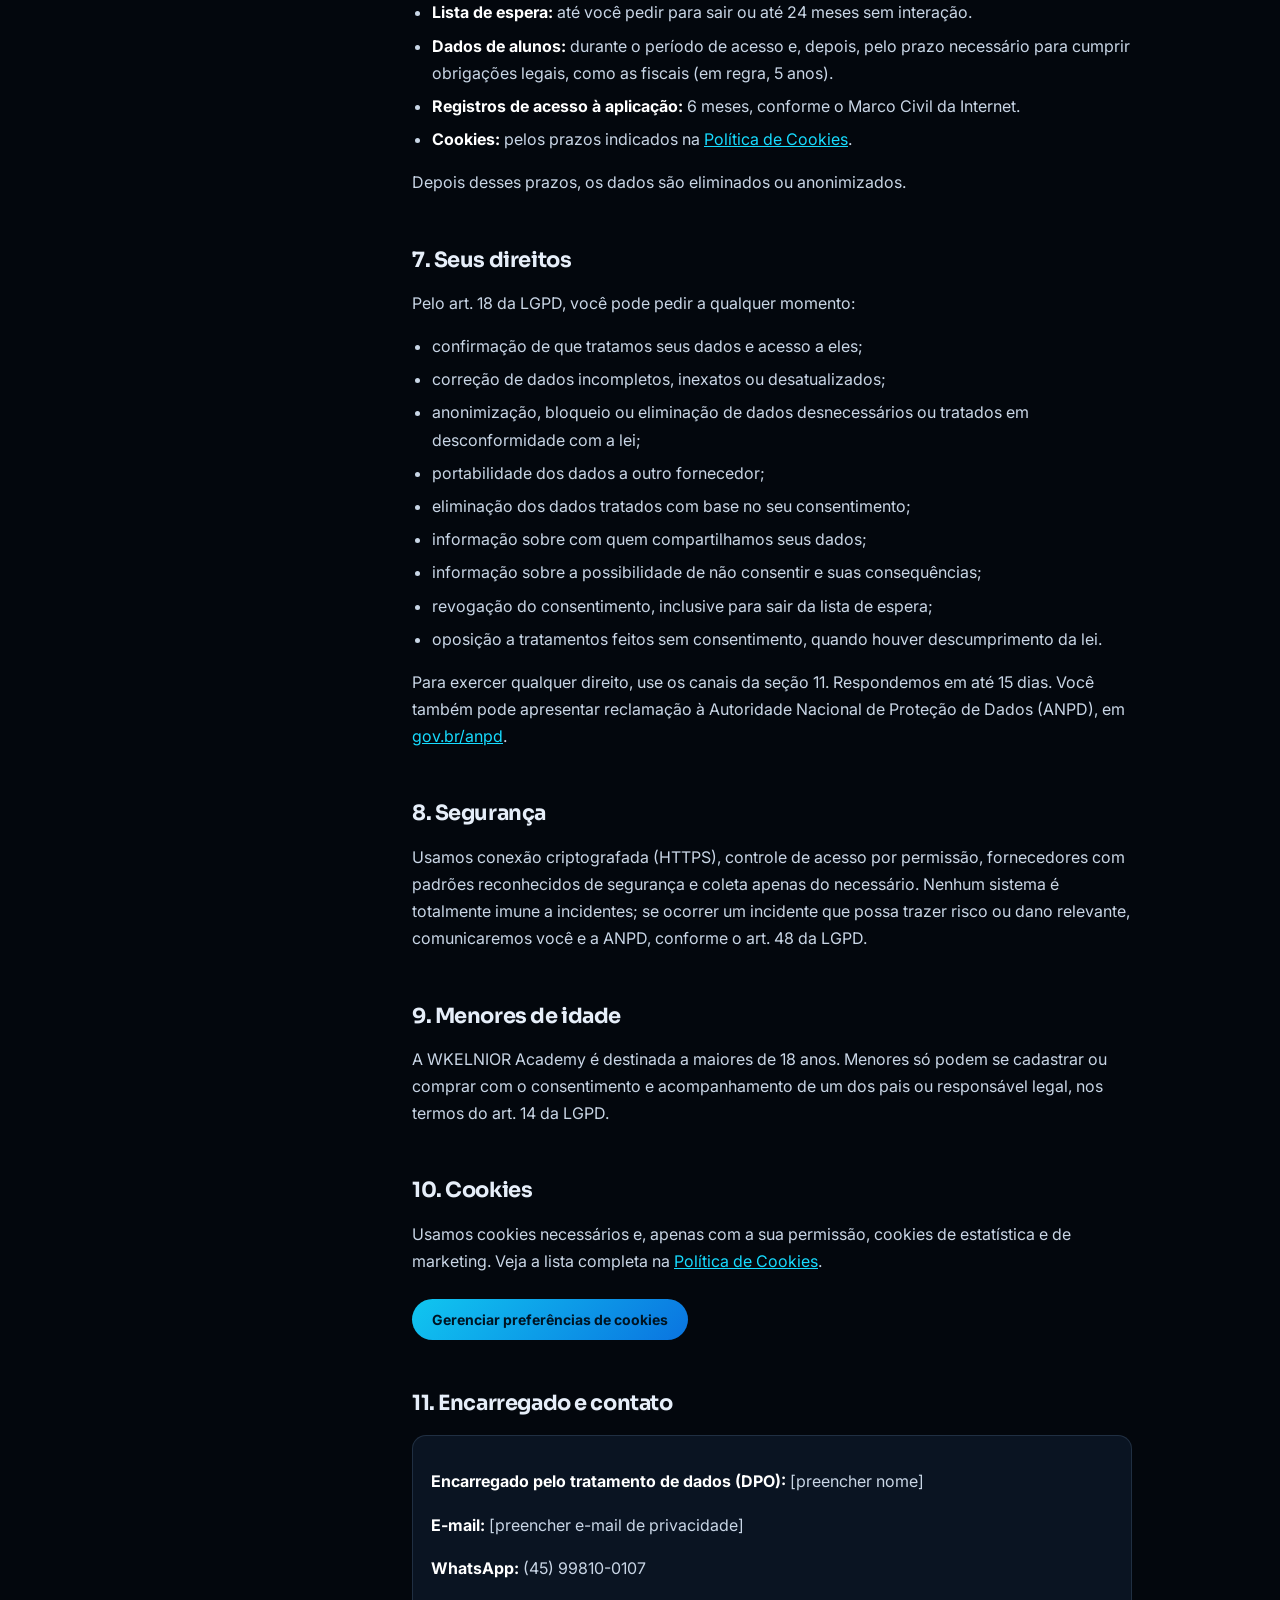
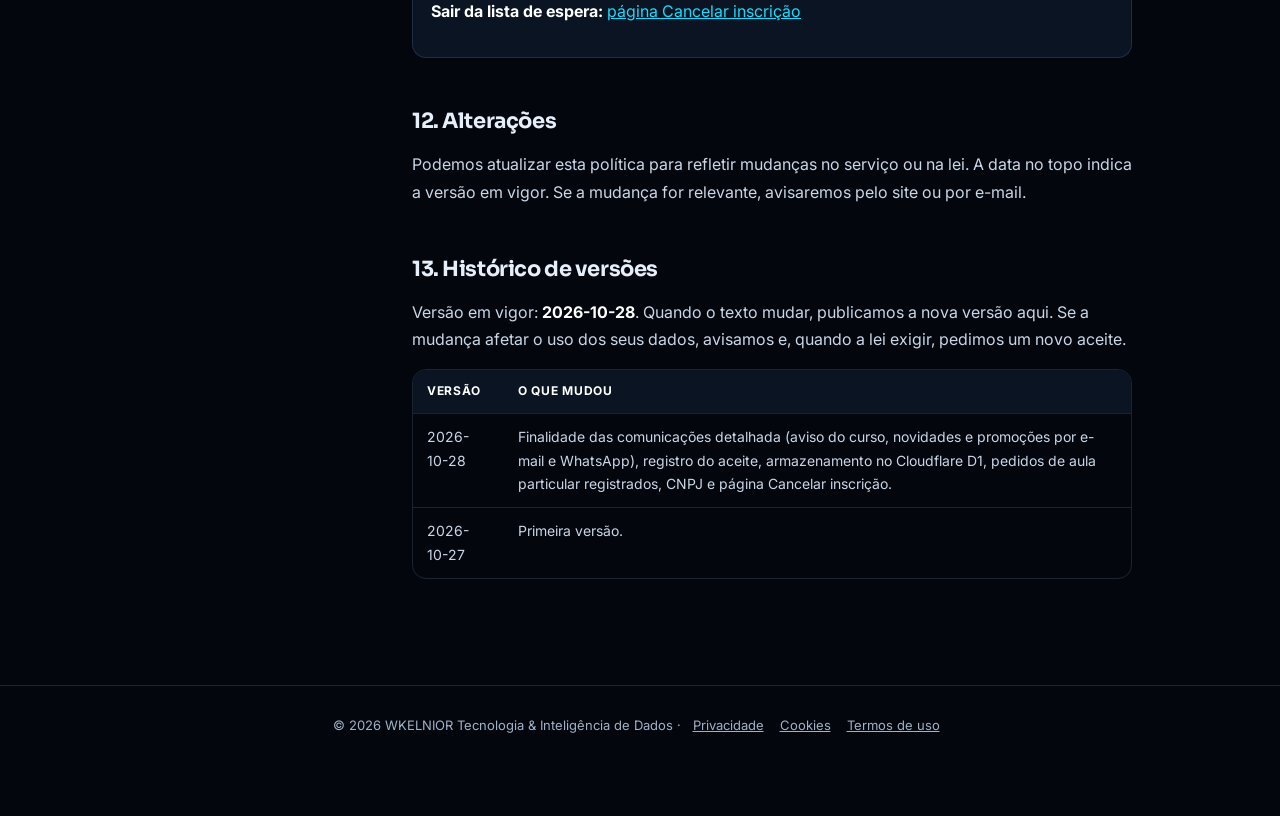
<file: politica-de-privacidade.html>
<!doctype html>
<html lang="pt-BR">
<head>
<meta charset="utf-8">
<meta name="viewport" content="width=device-width,initial-scale=1,viewport-fit=cover">
<meta name="theme-color" content="#03070d">
<title>Política de Privacidade e Uso de Dados — WKELNIOR Academy</title>
<meta name="robots" content="index,follow">
<link rel="icon" href="assets/img/wk-logo.png" type="image/png">
<link rel="preconnect" href="https://fonts.googleapis.com">
<link rel="preconnect" href="https://fonts.gstatic.com" crossorigin>
<link href="https://fonts.googleapis.com/css2?family=Inter:wght@400;600;700&family=Sora:wght@700;800&display=swap" rel="stylesheet">
<link rel="stylesheet" href="assets/css/legal.css">
<link rel="stylesheet" href="assets/css/consent.css">
</head>
<body>
<header class="lg-top"><div class="in">
  <a class="lg-brand" href="index.html"><img src="assets/img/wk-logo.png" alt="">WKELNIOR Academy</a>
  <a class="lg-back" href="index.html">← Voltar ao site</a>
</div></header>

<div class="lg-wrap">
  <nav class="lg-toc" aria-label="Nesta página">
    <b>NESTA PÁGINA</b>
    <a href="#controlador">1. Quem somos</a>
    <a href="#dados">2. Dados que coletamos</a>
    <a href="#finalidades">3. Finalidades e bases legais</a>
    <a href="#compartilhamento">4. Compartilhamento</a>
    <a href="#internacional">5. Transferência internacional</a>
    <a href="#retencao">6. Por quanto tempo guardamos</a>
    <a href="#direitos">7. Seus direitos</a>
    <a href="#seguranca">8. Segurança</a>
    <a href="#menores">9. Menores de idade</a>
    <a href="#cookies">10. Cookies</a>
    <a href="#contato">11. Encarregado e contato</a>
    <a href="#alteracoes">12. Alterações</a>
    <a href="#versoes">13. Histórico de versões</a>
    <div class="lg-docs"><a href="politica-de-privacidade.html" aria-current="page">Privacidade</a><a href="politica-de-cookies.html">Cookies</a><a href="termos-de-uso.html">Termos de uso</a></div>
  </nav>

  <article>
    <div class="lg-kicker">LGPD · LEI Nº 13.709/2018</div>
    <h1>Política de Privacidade e Uso de Dados</h1>
    <p class="lg-date">Última atualização: 28 de outubro de 2026</p>

    <p>Esta política explica, de forma direta, quais dados pessoais a WKELNIOR Academy coleta, por que coleta, com quem compartilha e como você pode exercer seus direitos. Ela vale para o site, a lista de espera, o contato para aula particular, a compra e a área do aluno.</p>

    <h2 id="controlador">1. Quem somos</h2>
    <p>O controlador dos seus dados é <strong>WKELNIOR Tecnologia &amp; Inteligência de Dados</strong>, CNPJ <strong>45.580.059/0001-34</strong>, com endereço em <strong>[preencher]</strong>, responsável pela WKELNIOR Academy.</p>

    <h2 id="dados">2. Dados que coletamos</h2>
    <h3>Lista de espera</h3>
    <ul>
      <li>Nome, e-mail, WhatsApp (opcional) e o que você quer criar.</li>
      <li>De onde você chegou ao site (por exemplo Instagram, Google ou anúncio), a página e a data do cadastro.</li>
      <li>O registro do seu aceite: data, hora e versão dos termos aceitos.</li>
    </ul>
    <h3>Aula particular</h3>
    <ul>
      <li>Nome, tema de interesse e período preferido que você digita. Quando você clica em "Chamar no WhatsApp", registramos esses dados, a origem da visita e a data para poder responder e organizar os agendamentos. A conversa segue também a política de privacidade do WhatsApp.</li>
    </ul>
    <h3>Compra e área do aluno</h3>
    <ul>
      <li>Nome, e-mail, telefone, CPF ou CNPJ e dados necessários para a cobrança e a nota fiscal.</li>
      <li>Os dados de cartão são processados diretamente pelo <strong>Asaas</strong>, nosso intermediador de pagamentos. Nós não recebemos nem armazenamos o número do seu cartão.</li>
      <li>Login, progresso nas aulas, dúvidas e comentários que você publicar, materiais baixados e datas de acesso.</li>
    </ul>
    <h3>Navegação</h3>
    <ul>
      <li>Endereço IP, tipo de dispositivo e navegador, páginas acessadas e cookies, conforme a sua escolha no aviso de cookies.</li>
    </ul>

    <h2 id="finalidades">3. Finalidades e bases legais</h2>
    <p>Só tratamos dados quando há uma base legal prevista no art. 7º da LGPD:</p>
    <div class="lg-table"><table>
      <thead><tr><th>Para que usamos</th><th>Base legal</th></tr></thead>
      <tbody>
        <tr><td>Enviar, por e-mail e WhatsApp, o aviso de quando o curso ficar pronto, a abertura de turmas, novidades, conteúdos e promoções da WKELNIOR Academy para quem entrou na lista de espera</td><td>Consentimento (art. 7º, I), dado ao marcar a caixa de autorização do formulário</td></tr>
        <tr><td>Responder e agendar o pedido de aula particular</td><td>Procedimentos preliminares a contrato, a seu pedido (art. 7º, V)</td></tr>
        <tr><td>Vender, liberar e manter seu acesso às aulas por 12 meses, e dar suporte</td><td>Execução de contrato (art. 7º, V)</td></tr>
        <tr><td>Emitir nota fiscal e cumprir obrigações fiscais e legais</td><td>Obrigação legal (art. 7º, II)</td></tr>
        <tr><td>Proteger o site e a plataforma contra fraudes e uso indevido, e guardar registros de acesso</td><td>Legítimo interesse (art. 7º, IX) e Marco Civil da Internet (art. 15)</td></tr>
        <tr><td>Medir o uso do site com estatísticas</td><td>Consentimento, pelo aviso de cookies</td></tr>
        <tr><td>Medir anúncios e mostrar conteúdo relevante em redes sociais</td><td>Consentimento, pelo aviso de cookies</td></tr>
        <tr><td>Defender direitos em processo judicial ou administrativo</td><td>Exercício regular de direitos (art. 7º, VI)</td></tr>
      </tbody>
    </table></div>
    <p>Não vendemos seus dados pessoais e não os usamos para finalidades diferentes das descritas aqui.</p>
    <h3 id="comunicacoes">Comunicações da lista de espera</h3>
    <ul>
      <li>Os dados da lista de espera são usados <strong>somente pela WKELNIOR Academy</strong> para enviar as comunicações acima. Não são vendidos, alugados nem repassados a terceiros para fins de publicidade.</li>
      <li>Você pode <strong>cancelar a qualquer momento</strong>: use a página <a href="descadastro.html">Cancelar inscrição</a>, responda "SAIR" no WhatsApp, use o link de descadastro dos e-mails ou fale com a gente pelos canais da seção 11. Depois do pedido, paramos de enviar mensagens e, se você pedir, apagamos seus dados.</li>
      <li>Guardamos a data e a versão dos termos aceitos para comprovar a sua autorização (art. 8º, §2º, da LGPD).</li>
      <li>As regras completas estão nos <a href="termos-de-uso.html#comunicacoes">Termos de Uso</a>.</li>
    </ul>

    <h2 id="compartilhamento">4. Compartilhamento</h2>
    <p>Compartilhamos dados apenas com fornecedores necessários para o serviço funcionar, que tratam os dados conforme nossas instruções:</p>
    <ul>
      <li><strong>Google</strong> (Google Workspace e Gmail): envio de e-mails. Google Fonts: carregamento das fontes do site.</li>
      <li><strong>Asaas</strong>: processamento de pagamentos por Pix, boleto ou cartão.</li>
      <li><strong>Cloudflare</strong>: hospedagem, entrega e segurança do site, e armazenamento da lista de espera e dos pedidos de aula particular (banco de dados Cloudflare D1). O endereço IP é guardado apenas de forma cifrada (hash), para bloquear envios automáticos.</li>
      <li><strong>Meta</strong> (Instagram, Facebook e WhatsApp): mensuração de anúncios, somente se você autorizar cookies de marketing; e a conversa no WhatsApp que você mesmo iniciar.</li>
      <li><strong>Google Analytics</strong>: estatísticas de uso, somente se você autorizar cookies de estatística.</li>
      <li><strong>Autoridades públicas</strong>: quando houver obrigação legal ou ordem judicial.</li>
    </ul>

    <h2 id="internacional">5. Transferência internacional</h2>
    <p>Alguns desses fornecedores armazenam dados em servidores fora do Brasil. Nesses casos, a transferência ocorre nas hipóteses do art. 33 da LGPD, com fornecedores que adotam cláusulas contratuais e padrões de segurança compatíveis com a lei.</p>

    <h2 id="retencao">6. Por quanto tempo guardamos</h2>
    <ul>
      <li><strong>Lista de espera:</strong> até você pedir para sair ou até 24 meses sem interação.</li>
      <li><strong>Dados de alunos:</strong> durante o período de acesso e, depois, pelo prazo necessário para cumprir obrigações legais, como as fiscais (em regra, 5 anos).</li>
      <li><strong>Registros de acesso à aplicação:</strong> 6 meses, conforme o Marco Civil da Internet.</li>
      <li><strong>Cookies:</strong> pelos prazos indicados na <a href="politica-de-cookies.html">Política de Cookies</a>.</li>
    </ul>
    <p>Depois desses prazos, os dados são eliminados ou anonimizados.</p>

    <h2 id="direitos">7. Seus direitos</h2>
    <p>Pelo art. 18 da LGPD, você pode pedir a qualquer momento:</p>
    <ul>
      <li>confirmação de que tratamos seus dados e acesso a eles;</li>
      <li>correção de dados incompletos, inexatos ou desatualizados;</li>
      <li>anonimização, bloqueio ou eliminação de dados desnecessários ou tratados em desconformidade com a lei;</li>
      <li>portabilidade dos dados a outro fornecedor;</li>
      <li>eliminação dos dados tratados com base no seu consentimento;</li>
      <li>informação sobre com quem compartilhamos seus dados;</li>
      <li>informação sobre a possibilidade de não consentir e suas consequências;</li>
      <li>revogação do consentimento, inclusive para sair da lista de espera;</li>
      <li>oposição a tratamentos feitos sem consentimento, quando houver descumprimento da lei.</li>
    </ul>
    <p>Para exercer qualquer direito, use os canais da seção 11. Respondemos em até 15 dias. Você também pode apresentar reclamação à Autoridade Nacional de Proteção de Dados (ANPD), em <a href="https://www.gov.br/anpd" rel="noopener">gov.br/anpd</a>.</p>

    <h2 id="seguranca">8. Segurança</h2>
    <p>Usamos conexão criptografada (HTTPS), controle de acesso por permissão, fornecedores com padrões reconhecidos de segurança e coleta apenas do necessário. Nenhum sistema é totalmente imune a incidentes; se ocorrer um incidente que possa trazer risco ou dano relevante, comunicaremos você e a ANPD, conforme o art. 48 da LGPD.</p>

    <h2 id="menores">9. Menores de idade</h2>
    <p>A WKELNIOR Academy é destinada a maiores de 18 anos. Menores só podem se cadastrar ou comprar com o consentimento e acompanhamento de um dos pais ou responsável legal, nos termos do art. 14 da LGPD.</p>

    <h2 id="cookies">10. Cookies</h2>
    <p>Usamos cookies necessários e, apenas com a sua permissão, cookies de estatística e de marketing. Veja a lista completa na <a href="politica-de-cookies.html">Política de Cookies</a>.</p>
    <button type="button" class="lg-btn" data-cookie-settings>Gerenciar preferências de cookies</button>

    <h2 id="contato">11. Encarregado e contato</h2>
    <div class="lg-box">
      <p><strong>Encarregado pelo tratamento de dados (DPO):</strong> [preencher nome]</p>
      <p><strong>E-mail:</strong> [preencher e-mail de privacidade]</p>
      <p><strong>WhatsApp:</strong> (45) 99810-0107</p>
      <p><strong>Sair da lista de espera:</strong> <a href="descadastro.html">página Cancelar inscrição</a></p>
    </div>

    <h2 id="alteracoes">12. Alterações</h2>
    <p>Podemos atualizar esta política para refletir mudanças no serviço ou na lei. A data no topo indica a versão em vigor. Se a mudança for relevante, avisaremos pelo site ou por e-mail.</p>
  <h2 id="versoes">13. Histórico de versões</h2>
    <p>Versão em vigor: <strong>2026-10-28</strong>. Quando o texto mudar, publicamos a nova versão aqui. Se a mudança afetar o uso dos seus dados, avisamos e, quando a lei exigir, pedimos um novo aceite.</p>
    <div class="lg-table"><table>
      <thead><tr><th>Versão</th><th>O que mudou</th></tr></thead>
      <tbody><tr><td>2026-10-28</td><td>Finalidade das comunicações detalhada (aviso do curso, novidades e promoções por e-mail e WhatsApp), registro do aceite, armazenamento no Cloudflare D1, pedidos de aula particular registrados, CNPJ e página Cancelar inscrição.</td></tr><tr><td>2026-10-27</td><td>Primeira versão.</td></tr></tbody>
    </table></div>
  </article>
</div>

<footer class="lg-foot">© 2026 WKELNIOR Tecnologia &amp; Inteligência de Dados · <a href="politica-de-privacidade.html">Privacidade</a><a href="politica-de-cookies.html">Cookies</a><a href="termos-de-uso.html">Termos de uso</a></footer>
<script src="assets/js/consent.js"></script>
</body>
</html>
</file>
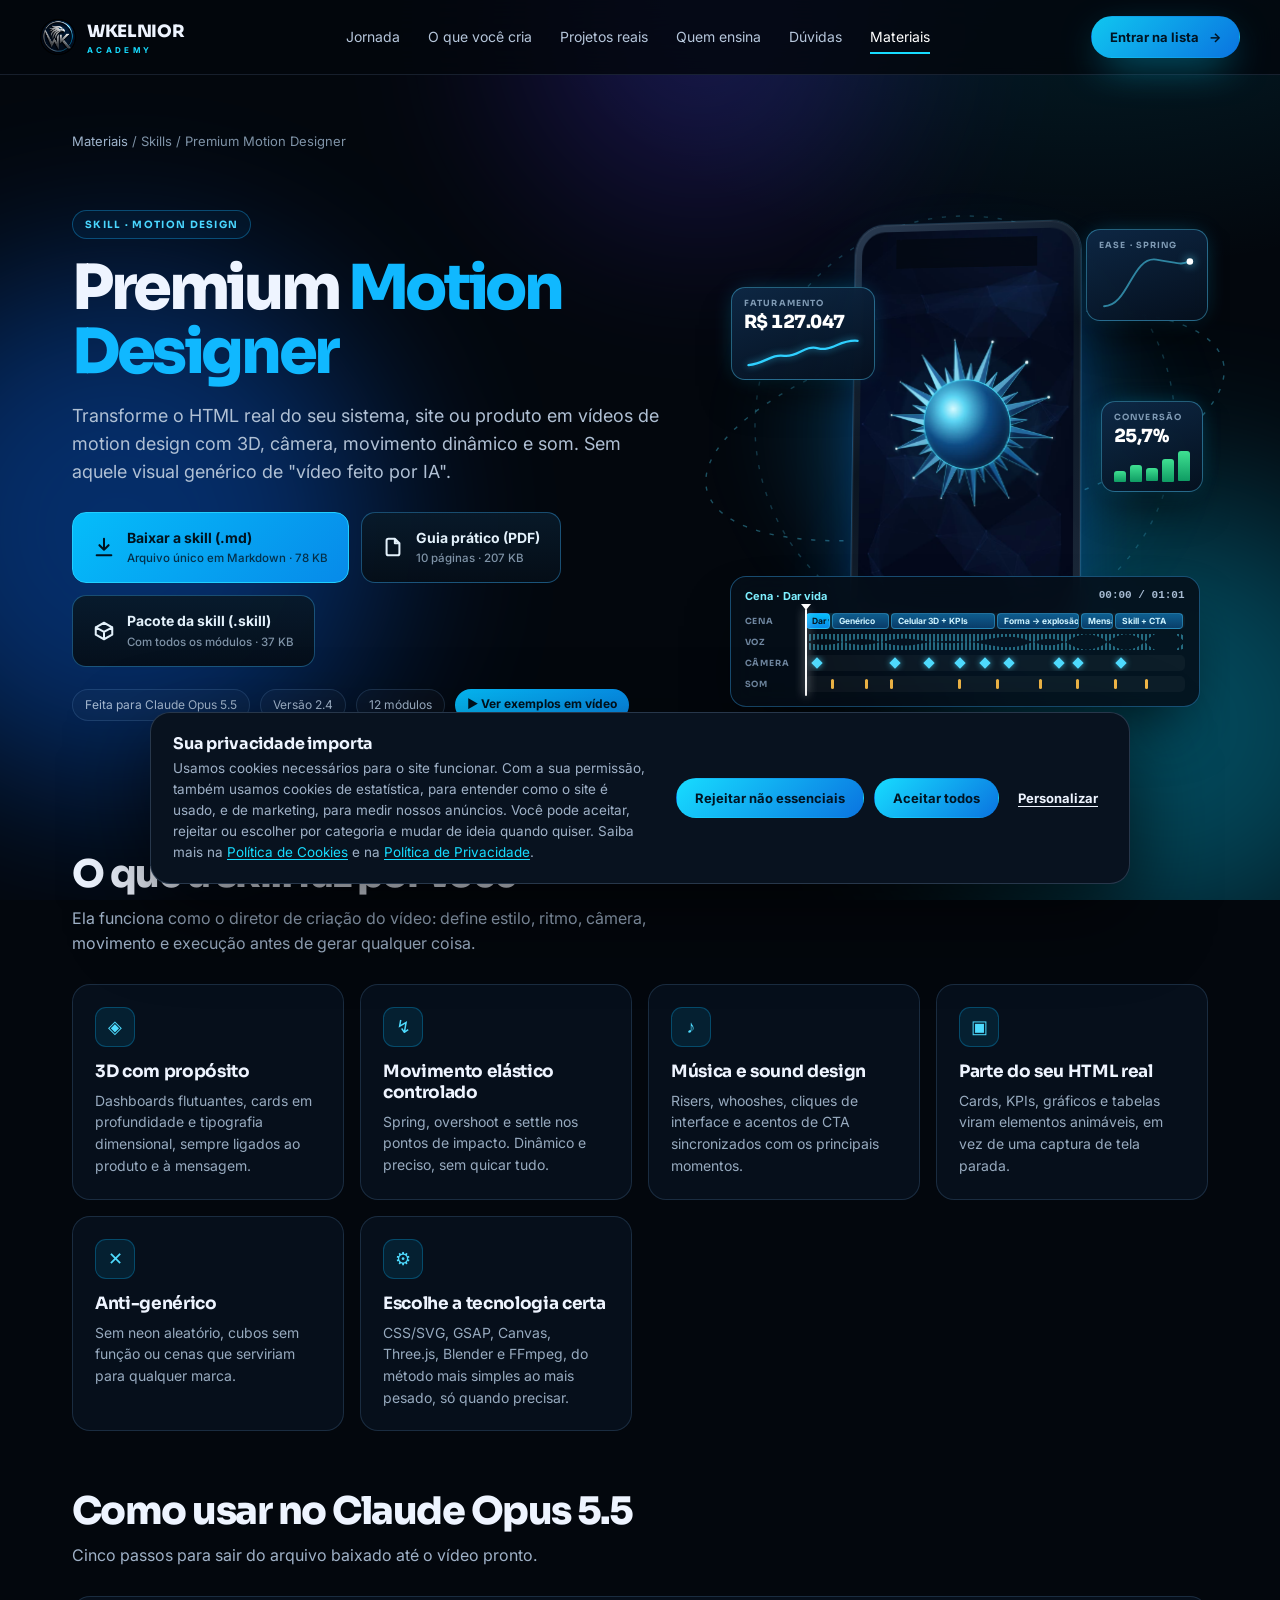
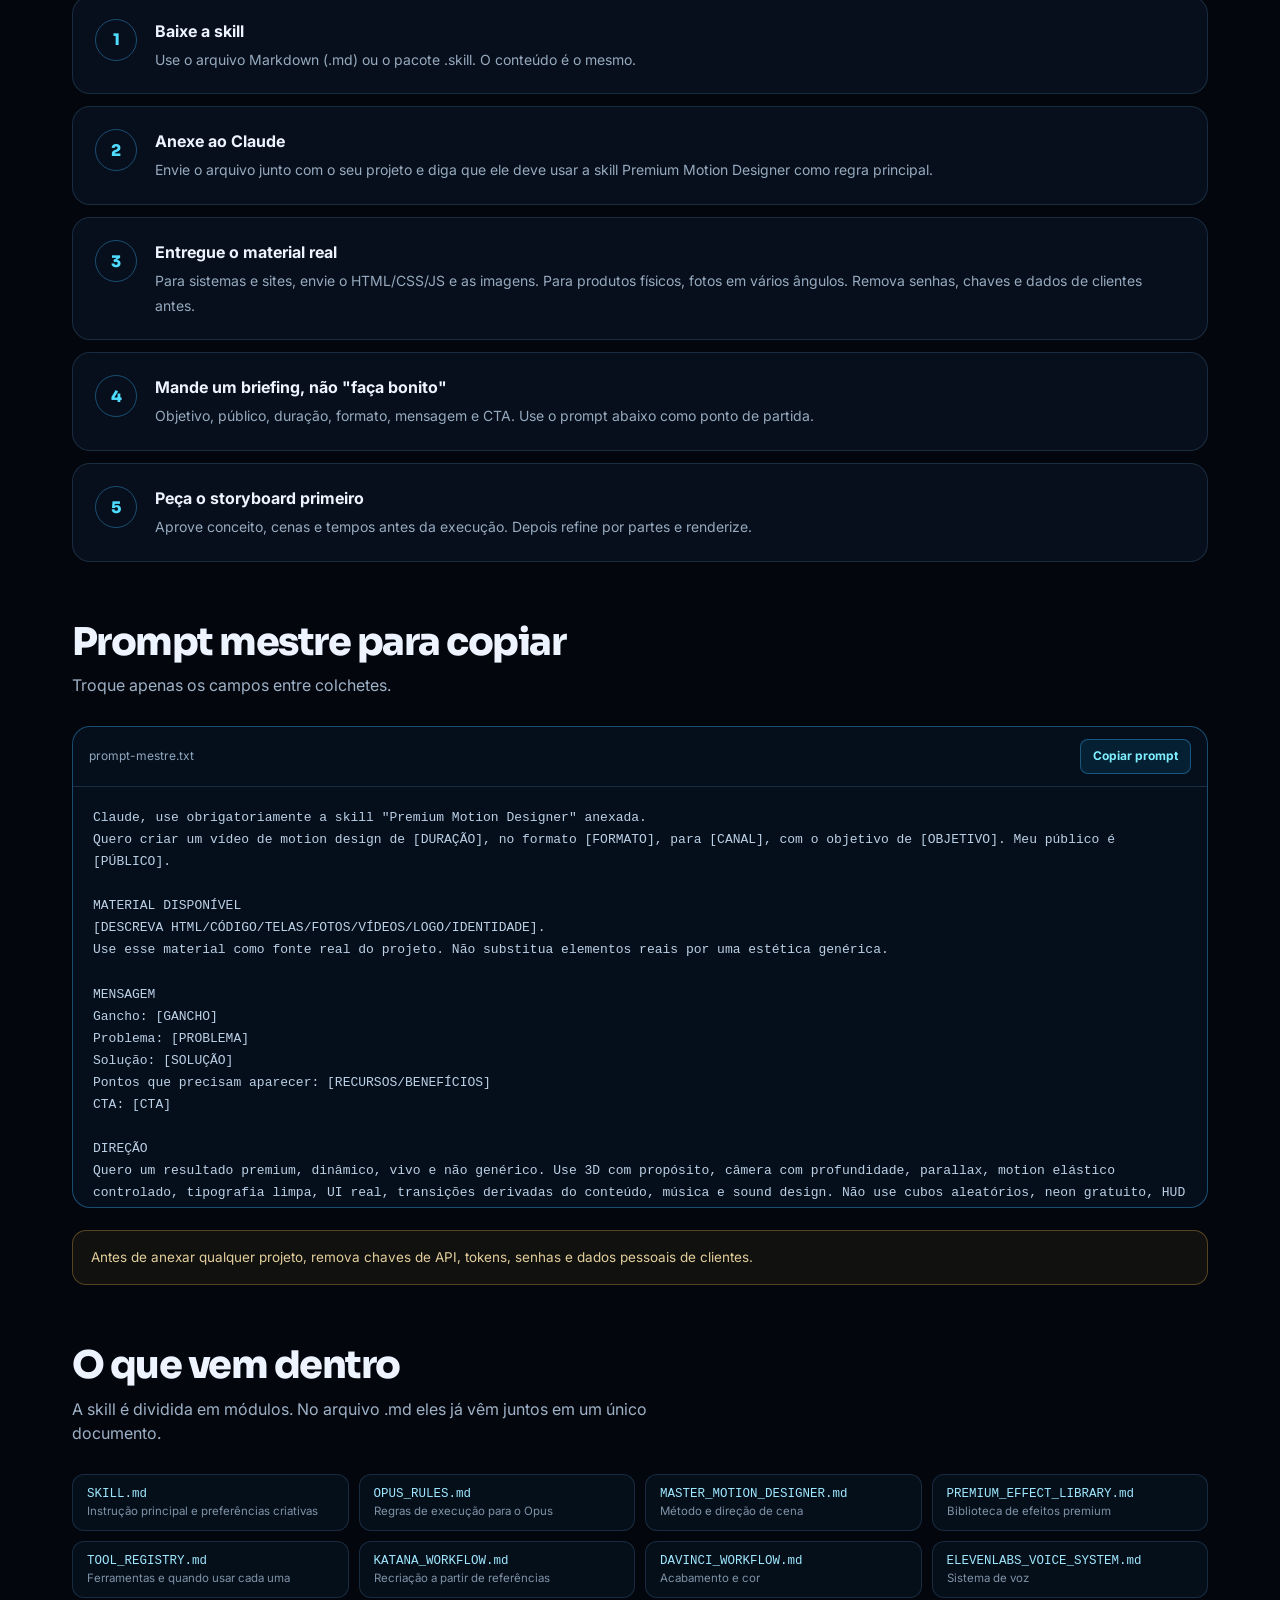
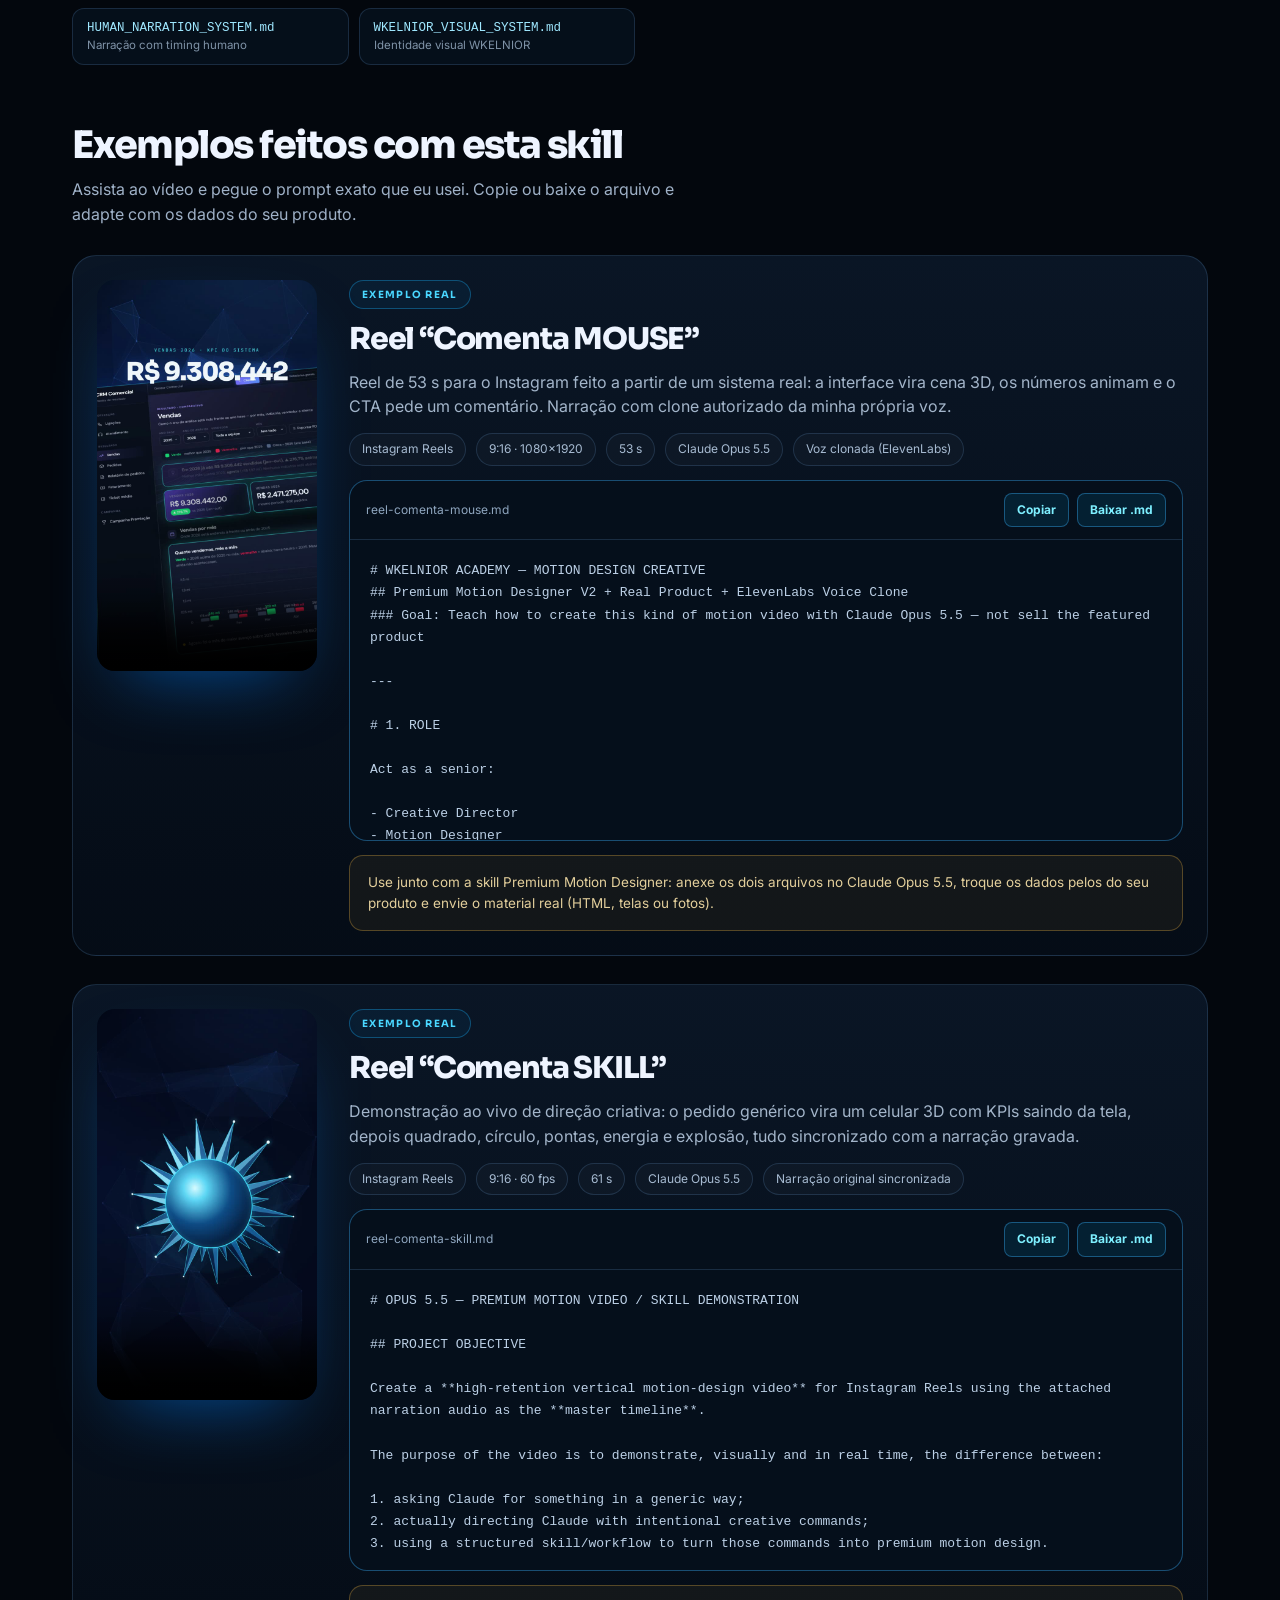
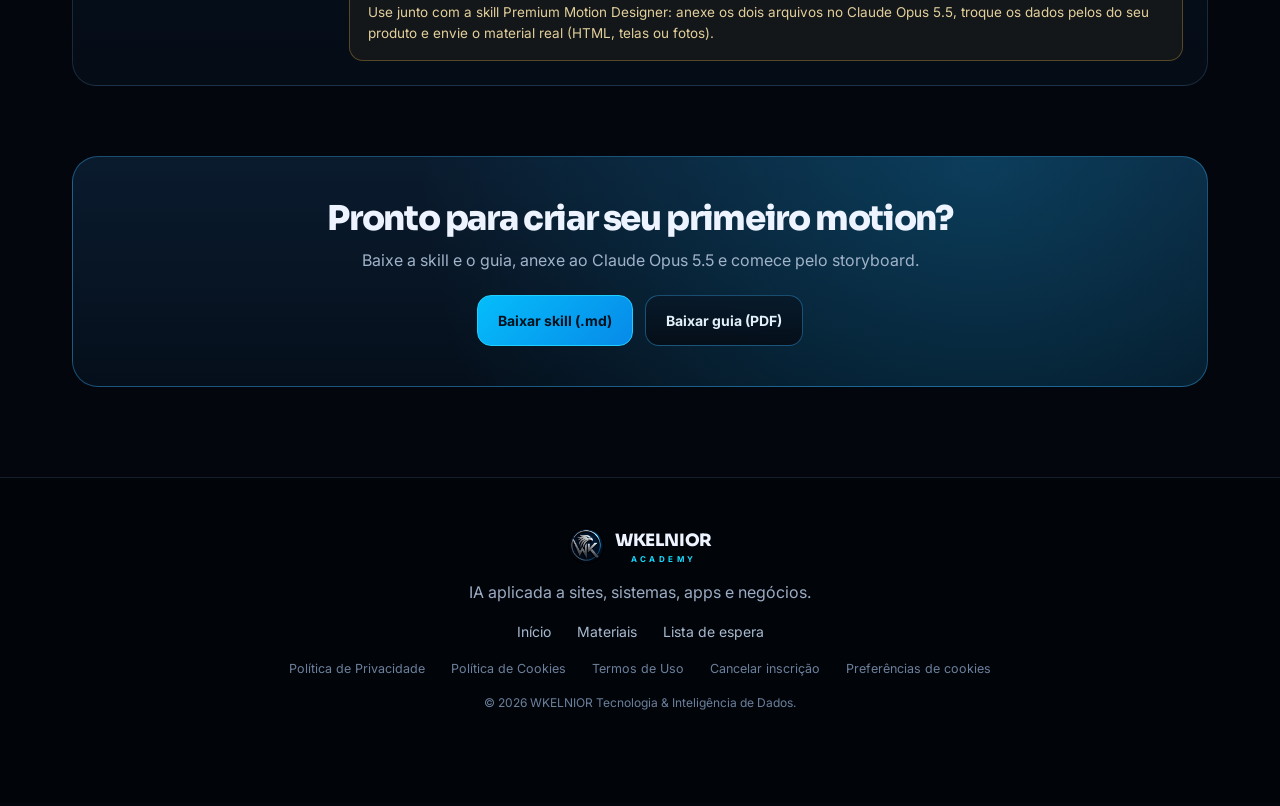
<file: skill-motion-design.html>
<!doctype html>
<html lang="pt-BR">
<head>
  <meta charset="utf-8">
  <meta name="viewport" content="width=device-width,initial-scale=1">
  <meta name="theme-color" content="#03070d">
  <title>Premium Motion Designer — WKELNIOR Academy</title>
  <meta name="description" content="Skill de motion design premium para Claude Opus 5.5. Baixe o guia em PDF e o arquivo da skill em Markdown.">
  <link rel="icon" href="assets/img/wk-logo.png" type="image/png">
  <link rel="preconnect" href="https://fonts.googleapis.com">
  <link rel="preconnect" href="https://fonts.gstatic.com" crossorigin>
  <link href="https://fonts.googleapis.com/css2?family=Inter:wght@400;500;600;700&family=Sora:wght@500;600;700;800&display=swap" rel="stylesheet">
  <link rel="stylesheet" href="assets/css/landing.css">
  <link rel="stylesheet" href="assets/css/materiais.css">
  <link rel="stylesheet" href="assets/css/consent.css">
</head>
<body>
<div class="aurora" aria-hidden="true"><i></i><i></i><i></i></div>
<header class="header scrolled">
  <div class="wrap nav">
    <a class="brand" href="index.html" aria-label="WKELNIOR Academy">
      <img src="assets/img/wk-logo.png" alt="" width="36" height="36">
      <span>WKELNIOR<small>ACADEMY</small></span>
    </a>
    <nav class="links" aria-label="Principal">
      <a href="index.html#jornada">Jornada</a>
      <a href="index.html#construir">O que você cria</a>
      <a href="index.html#projetos">Projetos reais</a>
      <a href="index.html#wesley">Quem ensina</a>
      <a href="index.html#faq">Dúvidas</a>
      <a class="active" href="materiais.html" aria-current="page">Materiais</a>
    </nav>
    <div class="nav-actions">
      <a class="btn btn-primary btn-sm" href="index.html#lista">Entrar na lista <span>→</span></a>
    </div>
  </div>
</header>
<main class="sk-shell">
  <div class="sk-crumb"><a href="materiais.html">Materiais</a> / Skills / Premium Motion Designer</div>

  <section class="sk-hero">
    <div>
      <span class="sk-chip">SKILL · MOTION DESIGN</span>
      <h1>Premium <span>Motion Designer</span></h1>
      <p class="lead">Transforme o HTML real do seu sistema, site ou produto em vídeos de motion design com 3D, câmera, movimento dinâmico e som. Sem aquele visual genérico de "vídeo feito por IA".</p>
      <div class="dl">
        <a class="dl-btn primary" href="downloads/premium-motion-designer.md" download>
          <svg width="22" height="22" viewBox="0 0 24 24" fill="none" stroke="currentColor" stroke-width="2.2" stroke-linecap="round" stroke-linejoin="round"><path d="M12 3v12m0 0l-5-5m5 5l5-5M4 21h16"/></svg>
          <span>Baixar a skill (.md)<small>Arquivo único em Markdown · 78 KB</small></span>
        </a>
        <a class="dl-btn" href="downloads/Guia_Motion_Design_Claude_Opus_5_5.pdf" download>
          <svg width="22" height="22" viewBox="0 0 24 24" fill="none" stroke="currentColor" stroke-width="2.2" stroke-linecap="round" stroke-linejoin="round"><path d="M14 3H7a2 2 0 0 0-2 2v14a2 2 0 0 0 2 2h10a2 2 0 0 0 2-2V8zM14 3v5h5"/></svg>
          <span>Guia prático (PDF)<small>10 páginas · 207 KB</small></span>
        </a>
        <a class="dl-btn" href="downloads/premium-motion-designer.skill" download>
          <svg width="22" height="22" viewBox="0 0 24 24" fill="none" stroke="currentColor" stroke-width="2.2" stroke-linecap="round" stroke-linejoin="round"><path d="M21 8l-9-5-9 5v8l9 5 9-5zM3 8l9 5 9-5M12 13v8"/></svg>
          <span>Pacote da skill (.skill)<small>Com todos os módulos · 37 KB</small></span>
        </a>
      </div>
      <div class="sk-badges"><span>Feita para Claude Opus 5.5</span><span>Versão 2.4</span><span>12 módulos</span><a href="#exemplos">▶ Ver exemplos em vídeo</a></div>
    </div>
    <figure class="mo-stage" id="moStage">
      <div class="mo-scenebox">
      <svg class="mo-orbit" viewBox="0 0 400 400" aria-hidden="true"><g transform="rotate(-14 200 200)"><ellipse class="mo-e1" cx="200" cy="200" rx="190" ry="70"/><circle class="mo-sat" r="4"><animateMotion dur="9s" repeatCount="indefinite" path="M10 200 a190 70 0 1 0 380 0 a190 70 0 1 0 -380 0"/></circle></g><ellipse cx="200" cy="200" rx="150" ry="150"/></svg>
      <div class="mo-kpi k1" aria-hidden="true"><small>FATURAMENTO</small><b data-count="128450" data-prefix="R$ ">R$ 0</b>
        <svg viewBox="0 0 120 34"><path pathLength="1" d="M2 30 C20 28 26 18 40 20 S62 8 76 12 S100 2 118 4"/></svg></div>
      <div class="mo-kpi k2" aria-hidden="true"><small>CONVERSÃO</small><b data-count="27.6" data-suffix="%" data-dec="1">0%</b>
        <span class="mo-bars"><i style="--h:35%"></i><i style="--h:55%"></i><i style="--h:42%"></i><i style="--h:75%"></i><i style="--h:100%"></i></span></div>
      <div class="mo-ease" aria-hidden="true"><small>EASE · SPRING</small>
        <svg viewBox="0 0 100 60"><path class="mo-curve" d="M4 56 C30 56 34 2 60 6 S84 12 96 8"/><circle class="mo-dot" r="3.5"><animateMotion dur="2.6s" repeatCount="indefinite" keyPoints="0;1;1" keyTimes="0;.75;1" calcMode="spline" keySplines=".2 .8 .2 1;0 0 1 1" path="M4 56 C30 56 34 2 60 6 S84 12 96 8"/></circle></svg></div>
      <div class="mo-phone">
        <video muted loop playsinline preload="metadata" poster="assets/video/reel-skill-motion.jpg" aria-label="Trecho do Reel Comenta SKILL, feito com esta skill">
          <source src="assets/video/reel-skill-motion.mp4" type="video/mp4">
        </video>
        <span class="mo-rec"><i></i>FEITO COM A SKILL</span>
      </div>
      </div>
      <div class="mo-timeline" aria-hidden="true">
        <div class="mo-tl-head"><span class="mo-scene">Cena · Dar vida</span><span class="mo-tc">00:00 / 01:01</span></div>
        <div class="mo-tracks">
          <div class="mo-track"><b>CENA</b><div class="mo-lane" data-lane="cena"></div></div>
          <div class="mo-track"><b>VOZ</b><div class="mo-lane mo-wave"></div></div>
          <div class="mo-track"><b>CÂMERA</b><div class="mo-lane" data-lane="cam"></div></div>
          <div class="mo-track"><b>SOM</b><div class="mo-lane" data-lane="som"></div></div>
          <i class="mo-playhead"></i>
        </div>
      </div>
      <figcaption><a href="#exemplos">Reel “Comenta SKILL” · veja o prompt usado ↓</a></figcaption>
    </figure>
  </section>

  <section class="sk-section">
    <h2>O que a skill faz por você</h2>
    <p class="sub">Ela funciona como o diretor de criação do vídeo: define estilo, ritmo, câmera, movimento e execução antes de gerar qualquer coisa.</p>
    <div class="sk-feat">
      <article><div class="ic">◈</div><h3>3D com propósito</h3><p>Dashboards flutuantes, cards em profundidade e tipografia dimensional, sempre ligados ao produto e à mensagem.</p></article>
      <article><div class="ic">↯</div><h3>Movimento elástico controlado</h3><p>Spring, overshoot e settle nos pontos de impacto. Dinâmico e preciso, sem quicar tudo.</p></article>
      <article><div class="ic">♪</div><h3>Música e sound design</h3><p>Risers, whooshes, cliques de interface e acentos de CTA sincronizados com os principais momentos.</p></article>
      <article><div class="ic">▣</div><h3>Parte do seu HTML real</h3><p>Cards, KPIs, gráficos e tabelas viram elementos animáveis, em vez de uma captura de tela parada.</p></article>
      <article><div class="ic">✕</div><h3>Anti-genérico</h3><p>Sem neon aleatório, cubos sem função ou cenas que serviriam para qualquer marca.</p></article>
      <article><div class="ic">⚙</div><h3>Escolhe a tecnologia certa</h3><p>CSS/SVG, GSAP, Canvas, Three.js, Blender e FFmpeg, do método mais simples ao mais pesado, só quando precisar.</p></article>
    </div>
  </section>

  <section class="sk-section">
    <h2>Como usar no Claude Opus 5.5</h2>
    <p class="sub">Cinco passos para sair do arquivo baixado até o vídeo pronto.</p>
    <ol class="sk-steps">
      <li><div><b>Baixe a skill</b><span>Use o arquivo Markdown (.md) ou o pacote .skill. O conteúdo é o mesmo.</span></div></li>
      <li><div><b>Anexe ao Claude</b><span>Envie o arquivo junto com o seu projeto e diga que ele deve usar a skill Premium Motion Designer como regra principal.</span></div></li>
      <li><div><b>Entregue o material real</b><span>Para sistemas e sites, envie o HTML/CSS/JS e as imagens. Para produtos físicos, fotos em vários ângulos. Remova senhas, chaves e dados de clientes antes.</span></div></li>
      <li><div><b>Mande um briefing, não "faça bonito"</b><span>Objetivo, público, duração, formato, mensagem e CTA. Use o prompt abaixo como ponto de partida.</span></div></li>
      <li><div><b>Peça o storyboard primeiro</b><span>Aprove conceito, cenas e tempos antes da execução. Depois refine por partes e renderize.</span></div></li>
    </ol>
  </section>

  <section class="sk-section">
    <h2>Prompt mestre para copiar</h2>
    <p class="sub">Troque apenas os campos entre colchetes.</p>
    <div class="prompt-box">
      <header><span>prompt-mestre.txt</span><button type="button" id="copyPrompt">Copiar prompt</button></header>
      <pre id="promptText">Claude, use obrigatoriamente a skill "Premium Motion Designer" anexada.
Quero criar um vídeo de motion design de [DURAÇÃO], no formato [FORMATO], para [CANAL], com o objetivo de [OBJETIVO]. Meu público é [PÚBLICO].

MATERIAL DISPONÍVEL
[DESCREVA HTML/CÓDIGO/TELAS/FOTOS/VÍDEOS/LOGO/IDENTIDADE].
Use esse material como fonte real do projeto. Não substitua elementos reais por uma estética genérica.

MENSAGEM
Gancho: [GANCHO]
Problema: [PROBLEMA]
Solução: [SOLUÇÃO]
Pontos que precisam aparecer: [RECURSOS/BENEFÍCIOS]
CTA: [CTA]

DIREÇÃO
Quero um resultado premium, dinâmico, vivo e não genérico. Use 3D com propósito, câmera com profundidade, parallax, motion elástico controlado, tipografia limpa, UI real, transições derivadas do conteúdo, música e sound design. Não use cubos aleatórios, neon gratuito, HUD futurista sem função, excesso de glow, templates ou cenas que poderiam servir para qualquer marca.
Se for interface, trate cada card, KPI, gráfico, tabela, botão e componente como elemento animável. Se for produto físico, preserve fielmente forma, cor, textura e proporção das fotos.

ANTES DE PRODUZIR
Entregue conceito criativo, storyboard, tempo de cada cena, ação visual, texto na tela, movimento de câmera, transição, áudio e stack técnica. Depois execute cena por cena e faça uma revisão final de fidelidade, legibilidade, ritmo, continuidade, áudio, CTA e ausência de claims inventados.</pre>
    </div>
    <div class="sk-note">Antes de anexar qualquer projeto, remova chaves de API, tokens, senhas e dados pessoais de clientes.</div>
  </section>

  <section class="sk-section">
    <h2>O que vem dentro</h2>
    <p class="sub">A skill é dividida em módulos. No arquivo .md eles já vêm juntos em um único documento.</p>
    <ul class="sk-files">
      <li>SKILL.md<small>Instrução principal e preferências criativas</small></li>
      <li>OPUS_RULES.md<small>Regras de execução para o Opus</small></li>
      <li>MASTER_MOTION_DESIGNER.md<small>Método e direção de cena</small></li>
      <li>PREMIUM_EFFECT_LIBRARY.md<small>Biblioteca de efeitos premium</small></li>
      <li>TOOL_REGISTRY.md<small>Ferramentas e quando usar cada uma</small></li>
      <li>KATANA_WORKFLOW.md<small>Recriação a partir de referências</small></li>
      <li>DAVINCI_WORKFLOW.md<small>Acabamento e cor</small></li>
      <li>ELEVENLABS_VOICE_SYSTEM.md<small>Sistema de voz</small></li>
      <li>HUMAN_NARRATION_SYSTEM.md<small>Narração com timing humano</small></li>
      <li>WKELNIOR_VISUAL_SYSTEM.md<small>Identidade visual WKELNIOR</small></li>
    </ul>
  </section>

  <section class="sk-section" id="exemplos" aria-labelledby="exemplos-h">
    <h2 id="exemplos-h">Exemplos feitos com esta skill</h2>
    <p class="sub">Assista ao vídeo e pegue o prompt exato que eu usei. Copie ou baixe o arquivo e adapte com os dados do seu produto.</p>
    <div class="ex-list" id="exemplosList"></div>
  </section>

  <section class="sk-cta">
    <h2>Pronto para criar seu primeiro motion?</h2>
    <p>Baixe a skill e o guia, anexe ao Claude Opus 5.5 e comece pelo storyboard.</p>
    <div class="dl">
      <a class="dl-btn primary" href="downloads/premium-motion-designer.md" download><span>Baixar skill (.md)</span></a>
      <a class="dl-btn" href="downloads/Guia_Motion_Design_Claude_Opus_5_5.pdf" download><span>Baixar guia (PDF)</span></a>
    </div>
  </section>
</main>

<footer class="footer">
  <div class="wrap foot">
    <div class="brand"><img src="assets/img/wk-logo.png" alt="" width="34" height="34"><span>WKELNIOR<small>ACADEMY</small></span></div>
    <p>IA aplicada a sites, sistemas, apps e negócios.</p>
    <div class="foot-links"><a href="index.html">Início</a><a href="materiais.html">Materiais</a><a href="index.html#lista">Lista de espera</a></div>
    <div class="foot-links legal"><a href="politica-de-privacidade.html">Política de Privacidade</a><a href="politica-de-cookies.html">Política de Cookies</a><a href="termos-de-uso.html">Termos de Uso</a><a href="descadastro.html">Cancelar inscrição</a><a href="#" data-cookie-settings>Preferências de cookies</a></div>
    <small>© 2026 WKELNIOR Tecnologia & Inteligência de Dados.</small>
  </div>
</footer>
<script src="assets/js/config.js"></script>
<script src="assets/js/consent.js"></script>
<script src="assets/js/menu.js"></script>
<script src="assets/js/exemplos.js"></script>
<script src="assets/js/motion-stage.js"></script>
<script src="assets/js/copy-prompt.js"></script>
</body>
</html>
</file>
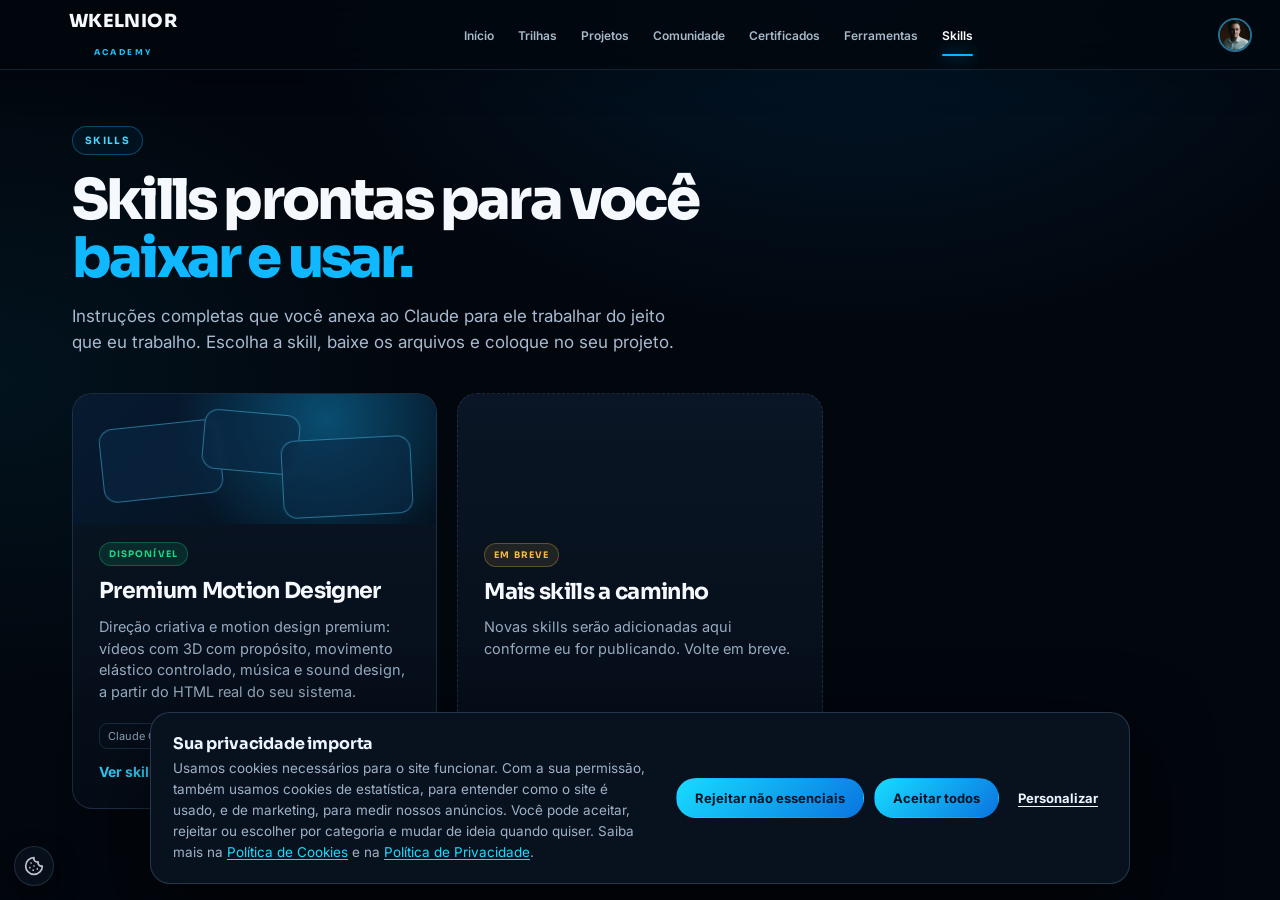
<file: skills.html>
<!doctype html>
<html lang="pt-BR">
<head>
<meta charset="utf-8">
<meta name="viewport" content="width=device-width,initial-scale=1">
<meta name="theme-color" content="#02060d">
<title>WKELNIOR Academy — Skills</title>
<link rel="preconnect" href="https://fonts.googleapis.com">
<link rel="preconnect" href="https://fonts.gstatic.com" crossorigin>
<link href="https://fonts.googleapis.com/css2?family=Inter:wght@400;500;600;700;800&family=Sora:wght@500;600;700;800&display=swap" rel="stylesheet">
<link rel="stylesheet" href="assets/css/style.css">
<link rel="stylesheet" href="assets/css/consent.css">
<link rel="stylesheet" href="assets/css/skills.css">
</head>
<body class="academy-body">
<header class="academy-topbar">
  <a class="academy-brand" href="area-aluno.html"><span class="wk-word">WKELNIOR</span><small>ACADEMY</small></a>
  <nav class="academy-nav">
    <a href="area-aluno.html">Início</a><a href="area-aluno.html#trilhas">Trilhas</a><a href="area-aluno.html#projetos">Projetos</a><a href="area-aluno.html#comunidade">Comunidade</a><a href="area-aluno.html#certificados">Certificados</a><a href="area-aluno.html#ferramentas">Ferramentas</a><a class="active" href="skills.html">Skills</a>
  </nav>
  <div class="academy-actions"><div class="academy-avatar"><img src="assets/img/wesley-portrait.jpg" alt="Wesley"></div></div>
</header>

<main class="sk-shell">
  <div class="sk-head">
    <span class="sk-chip">SKILLS</span>
    <h1>Skills prontas para você <span>baixar e usar.</span></h1>
    <p>Instruções completas que você anexa ao Claude para ele trabalhar do jeito que eu trabalho. Escolha a skill, baixe os arquivos e coloque no seu projeto.</p>
  </div>

  <div class="sk-grid">
    <a class="sk-card" href="skill-motion-design.html">
      <div class="sk-visual"><i></i><i></i><i></i></div>
      <span class="tag">DISPONÍVEL</span>
      <h3>Premium Motion Designer</h3>
      <p>Direção criativa e motion design premium: vídeos com 3D com propósito, movimento elástico controlado, música e sound design, a partir do HTML real do seu sistema.</p>
      <div class="meta"><span>Claude Opus 5.5</span><span>Skill + PDF guia</span><span>Markdown</span></div>
      <span class="go">Ver skill e baixar →</span>
    </a>

    <div class="sk-card empty">
      <span class="tag soon">EM BREVE</span>
      <h3>Mais skills a caminho</h3>
      <p>Novas skills serão adicionadas aqui conforme eu for publicando. Volte em breve.</p>
    </div>
  </div>
</main>
<script src="assets/js/consent.js"></script>
</body>
</html>
</file>
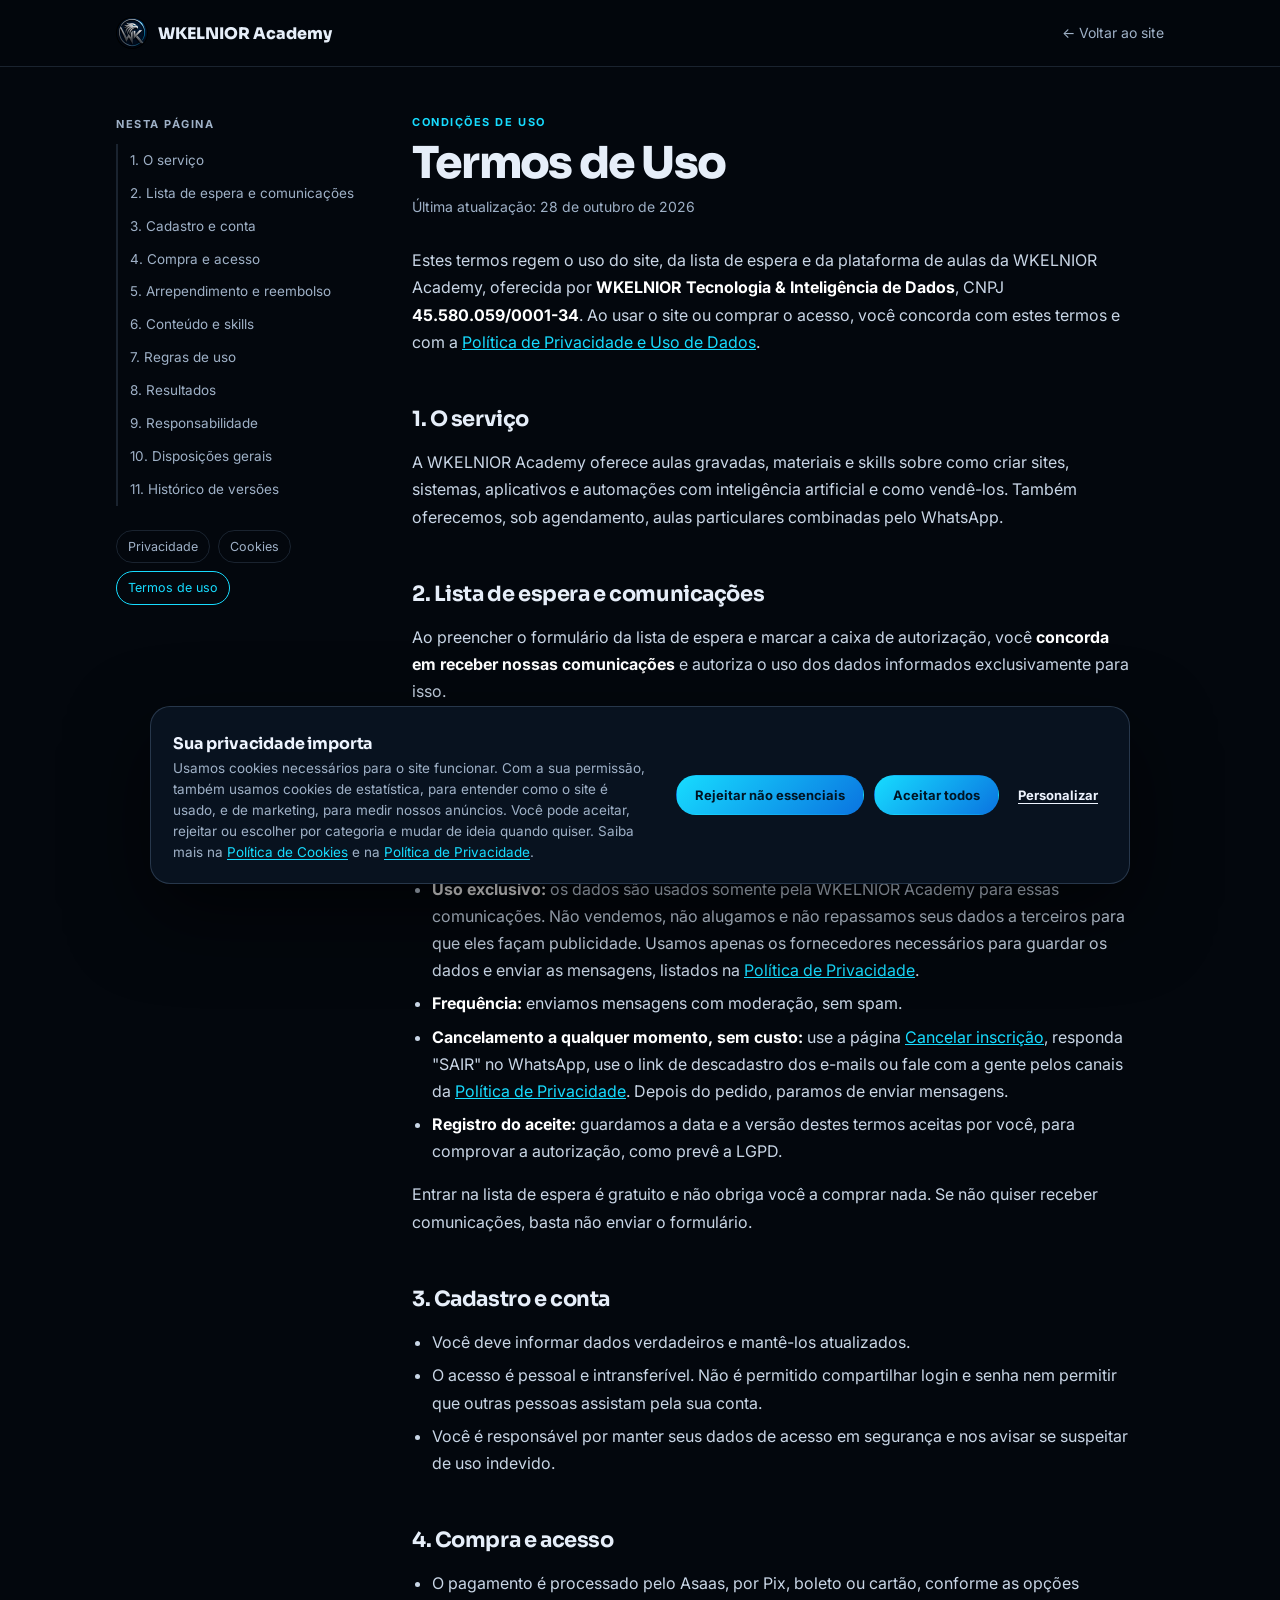
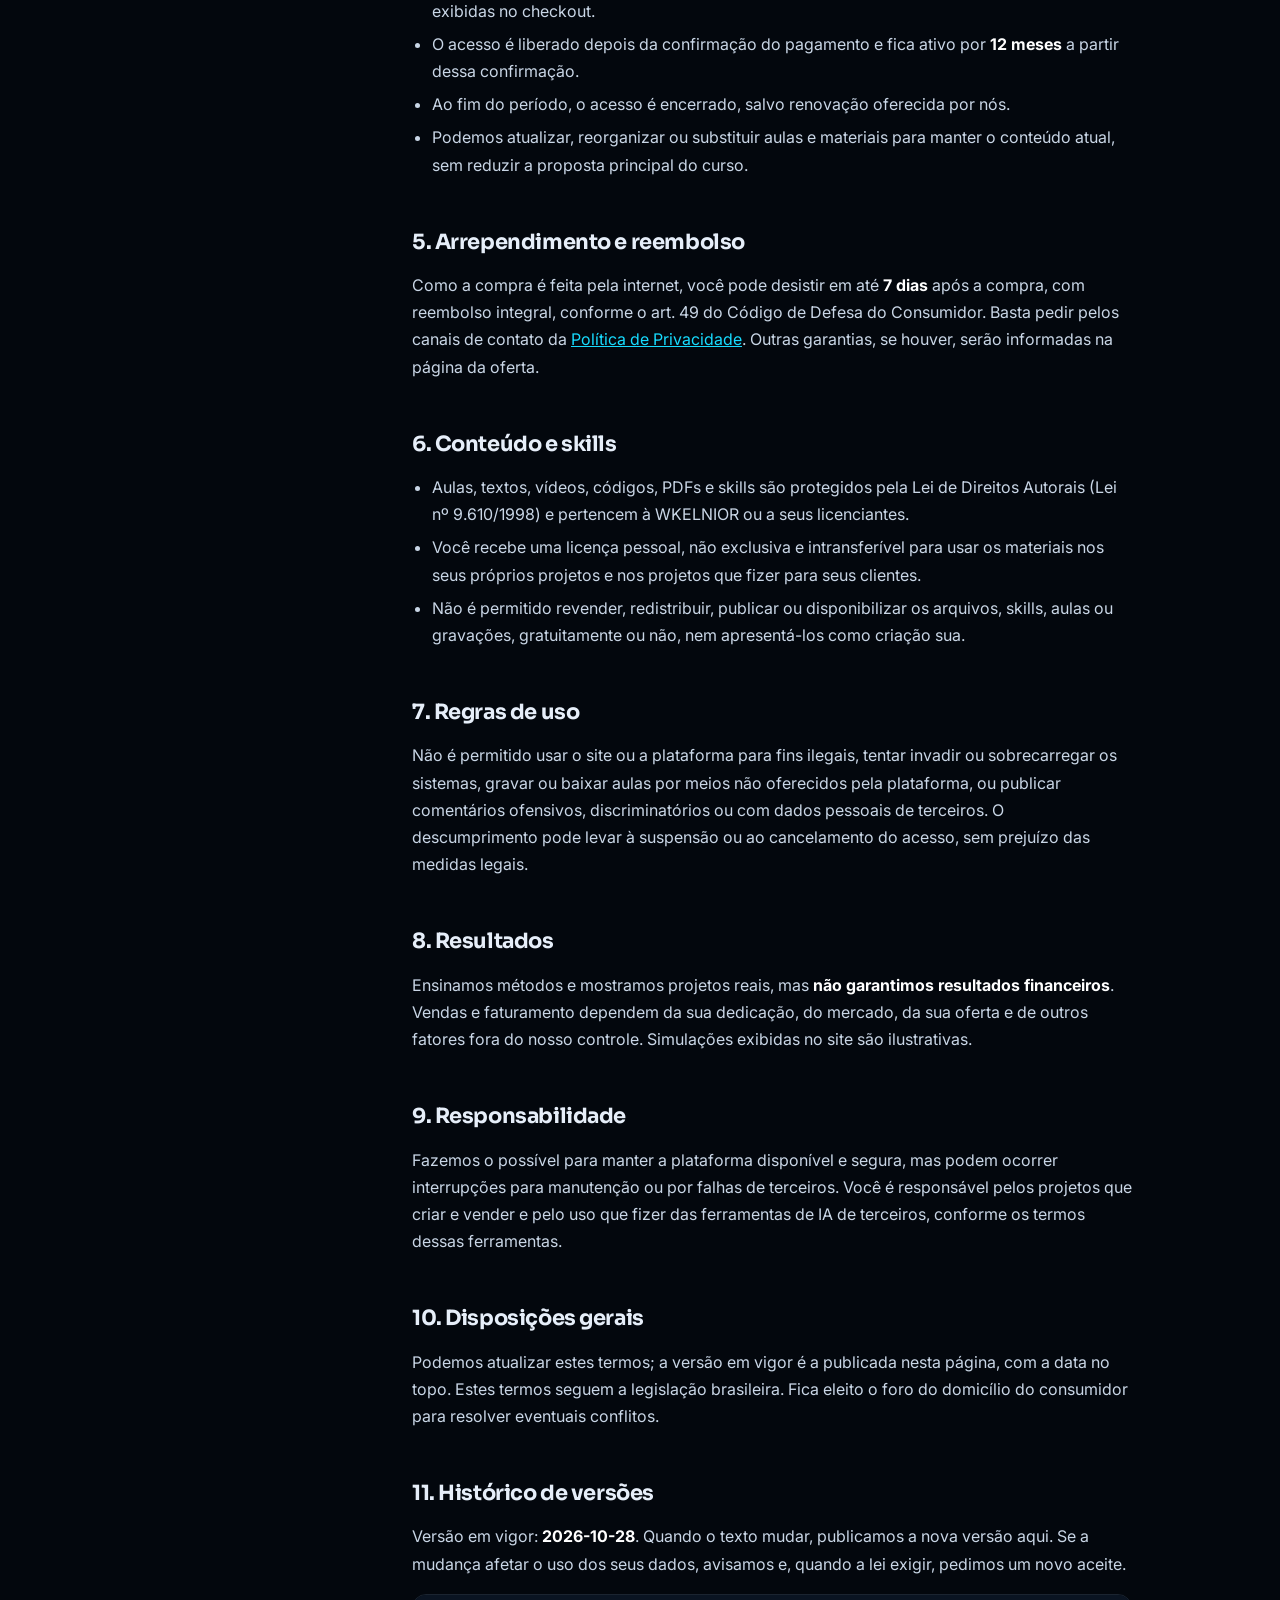
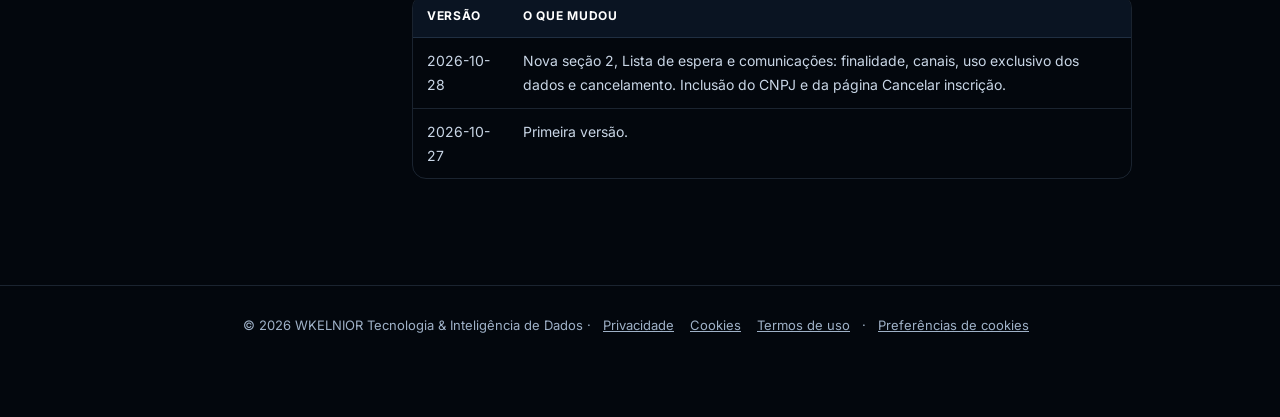
<file: termos-de-uso.html>
<!doctype html>
<html lang="pt-BR">
<head>
<meta charset="utf-8">
<meta name="viewport" content="width=device-width,initial-scale=1,viewport-fit=cover">
<meta name="theme-color" content="#03070d">
<title>Termos de Uso — WKELNIOR Academy</title>
<link rel="icon" href="assets/img/wk-logo.png" type="image/png">
<link rel="preconnect" href="https://fonts.googleapis.com">
<link rel="preconnect" href="https://fonts.gstatic.com" crossorigin>
<link href="https://fonts.googleapis.com/css2?family=Inter:wght@400;600;700&family=Sora:wght@700;800&display=swap" rel="stylesheet">
<link rel="stylesheet" href="assets/css/legal.css">
<link rel="stylesheet" href="assets/css/consent.css">
</head>
<body>
<header class="lg-top"><div class="in">
  <a class="lg-brand" href="index.html"><img src="assets/img/wk-logo.png" alt="">WKELNIOR Academy</a>
  <a class="lg-back" href="index.html">← Voltar ao site</a>
</div></header>

<div class="lg-wrap">
  <nav class="lg-toc" aria-label="Nesta página">
    <b>NESTA PÁGINA</b>
    <a href="#objeto">1. O serviço</a>
    <a href="#comunicacoes">2. Lista de espera e comunicações</a>
    <a href="#cadastro">3. Cadastro e conta</a>
    <a href="#compra">4. Compra e acesso</a>
    <a href="#arrependimento">5. Arrependimento e reembolso</a>
    <a href="#conteudo">6. Conteúdo e skills</a>
    <a href="#conduta">7. Regras de uso</a>
    <a href="#resultados">8. Resultados</a>
    <a href="#responsabilidade">9. Responsabilidade</a>
    <a href="#gerais">10. Disposições gerais</a>
    <a href="#versoes">11. Histórico de versões</a>
    <div class="lg-docs"><a href="politica-de-privacidade.html">Privacidade</a><a href="politica-de-cookies.html">Cookies</a><a href="termos-de-uso.html" aria-current="page">Termos de uso</a></div>
  </nav>

  <article>
    <div class="lg-kicker">CONDIÇÕES DE USO</div>
    <h1>Termos de Uso</h1>
    <p class="lg-date">Última atualização: 28 de outubro de 2026</p>
    <p>Estes termos regem o uso do site, da lista de espera e da plataforma de aulas da WKELNIOR Academy, oferecida por <strong>WKELNIOR Tecnologia &amp; Inteligência de Dados</strong>, CNPJ <strong>45.580.059/0001-34</strong>. Ao usar o site ou comprar o acesso, você concorda com estes termos e com a <a href="politica-de-privacidade.html">Política de Privacidade e Uso de Dados</a>.</p>

    <h2 id="objeto">1. O serviço</h2>
    <p>A WKELNIOR Academy oferece aulas gravadas, materiais e skills sobre como criar sites, sistemas, aplicativos e automações com inteligência artificial e como vendê-los. Também oferecemos, sob agendamento, aulas particulares combinadas pelo WhatsApp.</p>

    <h2 id="comunicacoes">2. Lista de espera e comunicações</h2>
    <p>Ao preencher o formulário da lista de espera e marcar a caixa de autorização, você <strong>concorda em receber nossas comunicações</strong> e autoriza o uso dos dados informados exclusivamente para isso.</p>
    <ul>
      <li><strong>Dados usados:</strong> nome, e-mail, WhatsApp (se você informar) e o que você quer criar.</li>
      <li><strong>O que você pode receber:</strong> o aviso de quando o curso e a plataforma ficarem prontos, a abertura de turmas, novidades, conteúdos gratuitos, convites para eventos e promoções da WKELNIOR Academy.</li>
      <li><strong>Canais:</strong> e-mail e, se você informar o número, WhatsApp.</li>
      <li><strong>Uso exclusivo:</strong> os dados são usados somente pela WKELNIOR Academy para essas comunicações. Não vendemos, não alugamos e não repassamos seus dados a terceiros para que eles façam publicidade. Usamos apenas os fornecedores necessários para guardar os dados e enviar as mensagens, listados na <a href="politica-de-privacidade.html#compartilhamento">Política de Privacidade</a>.</li>
      <li><strong>Frequência:</strong> enviamos mensagens com moderação, sem spam.</li>
      <li><strong>Cancelamento a qualquer momento, sem custo:</strong> use a página <a href="descadastro.html">Cancelar inscrição</a>, responda "SAIR" no WhatsApp, use o link de descadastro dos e-mails ou fale com a gente pelos canais da <a href="politica-de-privacidade.html#contato">Política de Privacidade</a>. Depois do pedido, paramos de enviar mensagens.</li>
      <li><strong>Registro do aceite:</strong> guardamos a data e a versão destes termos aceitas por você, para comprovar a autorização, como prevê a LGPD.</li>
    </ul>
    <p>Entrar na lista de espera é gratuito e não obriga você a comprar nada. Se não quiser receber comunicações, basta não enviar o formulário.</p>

    <h2 id="cadastro">3. Cadastro e conta</h2>
    <ul>
      <li>Você deve informar dados verdadeiros e mantê-los atualizados.</li>
      <li>O acesso é pessoal e intransferível. Não é permitido compartilhar login e senha nem permitir que outras pessoas assistam pela sua conta.</li>
      <li>Você é responsável por manter seus dados de acesso em segurança e nos avisar se suspeitar de uso indevido.</li>
    </ul>

    <h2 id="compra">4. Compra e acesso</h2>
    <ul>
      <li>O pagamento é processado pelo Asaas, por Pix, boleto ou cartão, conforme as opções exibidas no checkout.</li>
      <li>O acesso é liberado depois da confirmação do pagamento e fica ativo por <strong>12 meses</strong> a partir dessa confirmação.</li>
      <li>Ao fim do período, o acesso é encerrado, salvo renovação oferecida por nós.</li>
      <li>Podemos atualizar, reorganizar ou substituir aulas e materiais para manter o conteúdo atual, sem reduzir a proposta principal do curso.</li>
    </ul>

    <h2 id="arrependimento">5. Arrependimento e reembolso</h2>
    <p>Como a compra é feita pela internet, você pode desistir em até <strong>7 dias</strong> após a compra, com reembolso integral, conforme o art. 49 do Código de Defesa do Consumidor. Basta pedir pelos canais de contato da <a href="politica-de-privacidade.html#contato">Política de Privacidade</a>. Outras garantias, se houver, serão informadas na página da oferta.</p>

    <h2 id="conteudo">6. Conteúdo e skills</h2>
    <ul>
      <li>Aulas, textos, vídeos, códigos, PDFs e skills são protegidos pela Lei de Direitos Autorais (Lei nº 9.610/1998) e pertencem à WKELNIOR ou a seus licenciantes.</li>
      <li>Você recebe uma licença pessoal, não exclusiva e intransferível para usar os materiais nos seus próprios projetos e nos projetos que fizer para seus clientes.</li>
      <li>Não é permitido revender, redistribuir, publicar ou disponibilizar os arquivos, skills, aulas ou gravações, gratuitamente ou não, nem apresentá-los como criação sua.</li>
    </ul>

    <h2 id="conduta">7. Regras de uso</h2>
    <p>Não é permitido usar o site ou a plataforma para fins ilegais, tentar invadir ou sobrecarregar os sistemas, gravar ou baixar aulas por meios não oferecidos pela plataforma, ou publicar comentários ofensivos, discriminatórios ou com dados pessoais de terceiros. O descumprimento pode levar à suspensão ou ao cancelamento do acesso, sem prejuízo das medidas legais.</p>

    <h2 id="resultados">8. Resultados</h2>
    <p>Ensinamos métodos e mostramos projetos reais, mas <strong>não garantimos resultados financeiros</strong>. Vendas e faturamento dependem da sua dedicação, do mercado, da sua oferta e de outros fatores fora do nosso controle. Simulações exibidas no site são ilustrativas.</p>

    <h2 id="responsabilidade">9. Responsabilidade</h2>
    <p>Fazemos o possível para manter a plataforma disponível e segura, mas podem ocorrer interrupções para manutenção ou por falhas de terceiros. Você é responsável pelos projetos que criar e vender e pelo uso que fizer das ferramentas de IA de terceiros, conforme os termos dessas ferramentas.</p>

    <h2 id="gerais">10. Disposições gerais</h2>
    <p>Podemos atualizar estes termos; a versão em vigor é a publicada nesta página, com a data no topo. Estes termos seguem a legislação brasileira. Fica eleito o foro do domicílio do consumidor para resolver eventuais conflitos.</p>
  <h2 id="versoes">11. Histórico de versões</h2>
    <p>Versão em vigor: <strong>2026-10-28</strong>. Quando o texto mudar, publicamos a nova versão aqui. Se a mudança afetar o uso dos seus dados, avisamos e, quando a lei exigir, pedimos um novo aceite.</p>
    <div class="lg-table"><table>
      <thead><tr><th>Versão</th><th>O que mudou</th></tr></thead>
      <tbody><tr><td>2026-10-28</td><td>Nova seção 2, Lista de espera e comunicações: finalidade, canais, uso exclusivo dos dados e cancelamento. Inclusão do CNPJ e da página Cancelar inscrição.</td></tr><tr><td>2026-10-27</td><td>Primeira versão.</td></tr></tbody>
    </table></div>
  </article>
</div>

<footer class="lg-foot">© 2026 WKELNIOR Tecnologia &amp; Inteligência de Dados · <a href="politica-de-privacidade.html">Privacidade</a><a href="politica-de-cookies.html">Cookies</a><a href="termos-de-uso.html">Termos de uso</a> · <a href="#" data-cookie-settings>Preferências de cookies</a></footer>
<script src="assets/js/consent.js"></script>
</body>
</html>
</file>
<file: assets/css/landing.css>
:root{
  --bg:#03070d;--bg2:#060d18;--panel:#0a1422;--panel2:#0e1b2e;
  --text:#eef4ff;--muted:#9bacc4;--muted2:#6c809c;
  --cyan:#04b2d9;--cyan2:#0286b0;--cyan3:#17dcff;--blue:#2d7bff;
  --gold:#f3c969;--green:#3fe092;--red:#ff6b78;
  --line:rgba(150,185,230,.14);--line2:rgba(150,185,230,.26);
  --max:1200px;--r:22px;
}
*{box-sizing:border-box}
html{scroll-behavior:smooth;scroll-padding-top:96px}
html{overflow-x:clip}
body{margin:0;background:var(--bg);color:var(--text);font-family:Inter,"Segoe UI",Arial,sans-serif;line-height:1.55;-webkit-font-smoothing:antialiased;overflow-x:clip}
main{overflow-x:clip}
img{display:block;max-width:100%}
a{color:inherit;text-decoration:none}
button,input,select{font:inherit;color:inherit}
h1,h2,h3{font-family:Sora,"Segoe UI",sans-serif;margin:0;letter-spacing:-.04em}
p{margin:0}
ul{margin:0;padding:0;list-style:none}
.wrap{width:min(var(--max),calc(100% - 40px));margin:auto}
.center{text-align:center}
.grad{background:linear-gradient(100deg,#5fe9ff 0%,#2d9bff 55%,#7aa6ff 100%);-webkit-background-clip:text;background-clip:text;color:transparent}

/* background */
#net{position:fixed;inset:0;width:100%;height:100%;z-index:-3;opacity:.75;pointer-events:none}
.aurora{position:fixed;inset:0;z-index:-4;overflow:hidden;background:radial-gradient(1000px 600px at 85% -10%,rgba(4,178,217,.16),transparent 60%),#03070d}
.aurora i{position:absolute;border-radius:50%;filter:blur(90px);opacity:.38;animation:drift 22s ease-in-out infinite}
.aurora i:nth-child(1){width:520px;height:520px;background:#0a6dff;left:-140px;top:30%}
.aurora i:nth-child(2){width:460px;height:460px;background:#04b2d9;right:-120px;top:55%;animation-delay:-8s}
.aurora i:nth-child(3){width:380px;height:380px;background:#5a3dff;left:40%;top:-160px;animation-delay:-14s;opacity:.22}
@keyframes drift{50%{transform:translate(60px,-50px) scale(1.12)}}
.progress{position:fixed;top:0;left:0;height:3px;width:0;z-index:200;background:linear-gradient(90deg,var(--cyan),var(--blue));box-shadow:0 0 14px var(--cyan)}

/* topbar + header */
.topbar{position:relative;z-index:60;text-align:center;padding:9px 16px;font-size:13px;color:#cfe7ff;background:linear-gradient(90deg,#06223a,#0a3a5e,#06223a);border-bottom:1px solid var(--line)}
.topbar a{margin-left:10px;font-weight:700;color:#7eefff;white-space:nowrap}.topbar a:hover{text-decoration:underline}
.live-dot{display:inline-block;width:8px;height:8px;border-radius:50%;background:var(--green);margin-right:8px;box-shadow:0 0 0 0 rgba(63,224,146,.6);animation:ping 1.8s infinite}
.live-dot.amber{background:var(--gold);box-shadow:0 0 0 0 rgba(243,201,105,.6);animation-name:pingA}
@keyframes ping{70%{box-shadow:0 0 0 10px rgba(63,224,146,0)}}
@keyframes pingA{70%{box-shadow:0 0 0 10px rgba(243,201,105,0)}}
.header{position:sticky;top:0;z-index:90;transition:.3s}
.header.scrolled{background:rgba(3,7,13,.82);backdrop-filter:blur(18px);border-bottom:1px solid var(--line)}
.nav{height:74px;display:flex;align-items:center;justify-content:space-between;gap:24px}
.brand{display:flex;align-items:center;gap:11px;font:800 17px Sora,sans-serif;letter-spacing:-.02em}
.brand img{width:36px;height:36px;border-radius:50%}
.brand small{display:block;font:700 8px/1 Inter,sans-serif;letter-spacing:.42em;color:var(--cyan3);margin-top:4px}
.links{display:flex;gap:28px;font-size:14px;color:#b6c6db}
.links a{position:relative;padding:6px 0;transition:.2s}.links a:hover{color:#fff}
.links a:after{content:"";position:absolute;left:0;bottom:0;height:2px;width:0;background:var(--cyan3);transition:.3s}.links a:hover:after{width:100%}

/* buttons */
.btn{display:inline-flex;align-items:center;justify-content:center;gap:10px;border:1px solid var(--line2);border-radius:999px;padding:12px 22px;font-weight:700;font-size:14px;cursor:pointer;transition:transform .25s,box-shadow .25s,background .25s,border-color .25s;background:rgba(255,255,255,.04);position:relative;overflow:hidden}
.btn:hover{transform:translateY(-2px);border-color:rgba(23,220,255,.6)}
.btn-primary{border-color:transparent;background:linear-gradient(135deg,#10c6f0,#0a74e0);box-shadow:0 14px 40px -12px rgba(4,178,217,.85);color:#001423}
.btn-primary:before{content:"";position:absolute;top:0;left:-80%;width:50%;height:100%;background:linear-gradient(100deg,transparent,rgba(255,255,255,.45),transparent);transform:skewX(-20deg);transition:.7s}
.btn-primary:hover:before{left:130%}
.btn-primary:hover{box-shadow:0 18px 50px -10px rgba(23,220,255,.95)}
.btn-ghost:hover{background:rgba(255,255,255,.09)}
.btn-lg{padding:17px 30px;font-size:15px}.btn-sm{padding:10px 18px;font-size:13px}.full{width:100%}
.btn.pulse{animation:glow 2.6s infinite}
@keyframes glow{0%,100%{box-shadow:0 14px 40px -12px rgba(4,178,217,.85)}50%{box-shadow:0 14px 56px -4px rgba(23,220,255,1)}}

/* generic */
.chip{display:inline-flex;align-items:center;gap:9px;padding:8px 14px;border-radius:999px;border:1px solid rgba(23,220,255,.3);background:rgba(4,178,217,.08);color:#8ff0ff;font:700 11px/1 Inter,sans-serif;letter-spacing:.13em}
.section{padding:110px 0;position:relative}.section.tight{padding:60px 0}
.head{max-width:760px;margin-bottom:54px}.head.center{margin-inline:auto;text-align:center}
.head h2,.about-copy h2,.platform-copy h2,.cost-copy h2,.final-copy h2{font-size:clamp(30px,4.2vw,52px);line-height:1.06;margin:18px 0 16px;font-weight:800}
.head p,.about-copy p,.platform-copy>p,.cost-copy>p,.final-copy>p{color:var(--muted);font-size:17px}
.card{background:linear-gradient(180deg,rgba(14,27,46,.78),rgba(8,17,30,.78));border:1px solid var(--line);border-radius:var(--r);padding:28px;backdrop-filter:blur(10px);transition:.3s}
.card:hover{border-color:rgba(23,220,255,.4);transform:translateY(-4px)}
.check li{position:relative;padding-left:30px;margin:12px 0;color:#cfdcec}
.check li:before{content:"✓";position:absolute;left:0;top:1px;width:20px;height:20px;border-radius:50%;background:rgba(63,224,146,.15);color:var(--green);font-size:12px;display:grid;place-items:center;font-weight:800}

/* reveal */
.reveal{opacity:0;transform:translateY(34px);transition:opacity .8s cubic-bezier(.2,.7,.2,1),transform .8s cubic-bezier(.2,.7,.2,1)}
.reveal.in{opacity:1;transform:none}
.d1{transition-delay:.1s}.d2{transition-delay:.2s}.d3{transition-delay:.3s}.d4{transition-delay:.4s}

/* hero */
.hero{padding:70px 0 90px;position:relative}
.hero-grid{display:grid;grid-template-columns:1.05fr .95fr;gap:50px;align-items:center}
.hero h1{font-size:clamp(34px,4.3vw,60px);line-height:1.06;font-weight:800;margin:22px 0 22px}
.underline{position:relative;white-space:nowrap}
.underline:after{content:"";position:absolute;left:0;right:0;bottom:-4px;height:8px;background:linear-gradient(90deg,var(--cyan3),transparent);opacity:.35;border-radius:99px;transform-origin:left;animation:grow 1.4s .8s both}
@keyframes grow{from{transform:scaleX(0)}}
.lead{font-size:clamp(16px,1.5vw,19px);color:#aebed3;max-width:600px}.lead b{color:#fff}
.hero-ctas{display:flex;flex-wrap:wrap;gap:14px;margin:32px 0}
.hero-trust{display:flex;flex-wrap:wrap;gap:12px 34px;color:var(--muted);font-size:13px}
.hero-trust b{font:800 24px Sora,sans-serif;color:#fff;margin-right:6px}
.scroll-hint{position:absolute;left:50%;bottom:20px;width:24px;height:38px;border:2px solid var(--line2);border-radius:14px;transform:translateX(-50%)}
.scroll-hint i{position:absolute;left:50%;top:7px;width:3px;height:7px;background:var(--cyan3);border-radius:2px;transform:translateX(-50%);animation:wheel 1.8s infinite}
@keyframes wheel{to{transform:translate(-50%,14px);opacity:0}}

/* live build demo */
.hero-stage{position:relative}
.build{background:linear-gradient(180deg,#0b1626,#07101c);border:1px solid var(--line2);border-radius:20px;box-shadow:0 50px 110px -30px rgba(4,120,220,.45),0 0 0 1px rgba(255,255,255,.02) inset;overflow:hidden;position:relative}
.build-bar{display:flex;align-items:center;gap:7px;padding:12px 16px;border-bottom:1px solid var(--line);font-size:11px;color:var(--muted2)}
.build-bar i{width:10px;height:10px;border-radius:50%;background:#2a3b52}.build-bar i:nth-child(1){background:#ff5f57}.build-bar i:nth-child(2){background:#febc2e}.build-bar i:nth-child(3){background:#28c840}
.build-bar span{margin-left:10px;font-weight:600;color:#aab9cf}.build-bar em{margin-left:auto;font-style:normal;color:var(--cyan3)}
.build-body{display:grid;grid-template-columns:1fr 1fr;min-height:330px}
.build-term{padding:18px;font:500 11.5px/1.8 Consolas,"Courier New",monospace;color:#9fb3cd;border-right:1px solid var(--line);white-space:pre-wrap;word-break:break-word}
.build-term .p{color:var(--cyan3)}.build-term .ok{color:var(--green)}.build-term .dim{color:#5d718d}
.build-term .cursor{display:inline-block;width:7px;height:13px;background:var(--cyan3);vertical-align:-2px;animation:blink 1s steps(2) infinite}
@keyframes blink{50%{opacity:0}}
.build-app{padding:18px;opacity:.12;transform:scale(.96);transition:.9s;filter:blur(3px)}
.build-app.on{opacity:1;transform:none;filter:none}
.app-head{display:flex;justify-content:space-between;align-items:baseline;margin-bottom:14px}.app-head b{font:700 14px Sora}.app-head span{font-size:10px;color:var(--muted2);text-transform:uppercase;letter-spacing:.12em}
.app-kpis{display:grid;grid-template-columns:1fr 1fr;gap:10px}
.app-kpis div{background:rgba(255,255,255,.04);border:1px solid var(--line);border-radius:12px;padding:11px}
.app-kpis small{display:block;color:var(--muted2);font-size:10px}.app-kpis strong{font:700 17px Sora}.app-kpis .pos{color:var(--green)}
.app-chart{width:100%;height:100px;margin-top:14px}
#chartLine{stroke-dasharray:420;stroke-dashoffset:420}.build-app.on #chartLine{animation:draw 2s .3s forwards}
#chartFill{opacity:0}.build-app.on #chartFill{animation:fade 1.4s 1s forwards}
@keyframes draw{to{stroke-dashoffset:0}}@keyframes fade{to{opacity:1}}
.sale-toast{position:absolute;right:16px;bottom:16px;display:flex;gap:12px;align-items:center;padding:13px 17px;border-radius:14px;background:linear-gradient(135deg,#0c3b2a,#0a2c3e);border:1px solid rgba(63,224,146,.5);box-shadow:0 18px 50px rgba(0,0,0,.55),0 0 40px rgba(63,224,146,.18);transform:translateY(30px) scale(.9);opacity:0;transition:.55s cubic-bezier(.2,1.3,.4,1)}
.sale-toast.show{transform:none;opacity:1}
.sale-toast b{display:block;font:700 13px Sora;color:#b6ffd9}.sale-toast small{color:#9fd8bf;font-size:11px}.sale-toast .ico{font-size:22px}
.float{position:absolute;z-index:3;padding:9px 14px;border-radius:99px;background:rgba(8,18,32,.9);border:1px solid var(--line2);backdrop-filter:blur(14px);font:600 12px Inter;color:#d6e5f7;box-shadow:0 16px 40px rgba(0,0,0,.4);animation:bob 6s ease-in-out infinite}
.float span{color:var(--cyan3);font-weight:800;margin-right:7px}
.f1{left:18px;top:-18px}.f2{right:18px;top:-18px;animation-delay:-1.5s}.f3{left:18px;bottom:-20px;animation-delay:-3s}.f4{right:18px;bottom:-20px;animation-delay:-4.5s;border-color:rgba(63,224,146,.5)}
@keyframes bob{50%{transform:translateY(-10px)}}

/* marquee */
.marquee{overflow:hidden;border-block:1px solid var(--line);background:rgba(6,13,24,.7);padding:18px 0;mask-image:linear-gradient(90deg,transparent,#000 8%,#000 92%,transparent)}
.track{display:flex;gap:46px;width:max-content;animation:scroll 38s linear infinite}
.track span{font:800 15px Sora;letter-spacing:.16em;color:#4f6685;white-space:nowrap}.track span:nth-child(3n+1){color:#8aa6c9}
.track span:after{content:"✦";margin-left:46px;color:var(--cyan);opacity:.7}
@keyframes scroll{to{transform:translateX(-50%)}}

/* video */
.video-shell{position:relative;max-width:960px;margin:auto}
.video-glow{position:absolute;inset:-6%;background:radial-gradient(closest-side,rgba(4,140,230,.45),transparent);filter:blur(40px);z-index:-1}
.video-frame{position:relative;aspect-ratio:16/9;border-radius:24px;overflow:hidden;border:1px solid var(--line2);box-shadow:0 50px 120px -30px rgba(0,0,0,.8);background:#000}
.video-poster{width:100%;height:100%;object-fit:cover;filter:saturate(.8) brightness(.7);transition:transform 1.4s}
.video-frame:hover .video-poster{transform:scale(1.05)}
.video-shade{position:absolute;inset:0;background:linear-gradient(0deg,rgba(3,7,13,.9),transparent 55%),radial-gradient(circle at 50% 50%,transparent 30%,rgba(3,7,13,.45))}
.play{position:absolute;left:50%;top:50%;transform:translate(-50%,-50%);width:92px;height:92px;border-radius:50%;border:0;cursor:pointer;color:#001423;background:linear-gradient(135deg,#17dcff,#2d7bff);display:grid;place-items:center;box-shadow:0 0 60px rgba(23,220,255,.7);transition:.3s}
.play:hover{transform:translate(-50%,-50%) scale(1.1)}
.play i{position:absolute;inset:-14px;border-radius:50%;border:2px solid rgba(23,220,255,.5);animation:ring 2.2s infinite}
@keyframes ring{from{transform:scale(.8);opacity:1}to{transform:scale(1.5);opacity:0}}
.video-meta{position:absolute;left:24px;bottom:22px;display:flex;align-items:center;gap:4px 8px;flex-wrap:wrap}.video-meta small{color:var(--muted);width:100%;margin-left:16px}
.video-soon{position:absolute;right:20px;top:20px;padding:7px 13px;border-radius:99px;background:rgba(243,201,105,.14);border:1px solid rgba(243,201,105,.4);color:var(--gold);font-size:11px;font-weight:600;max-width:70%}
.video-frame iframe,.video-frame video{position:absolute;inset:0;width:100%;height:100%;border:0}

/* pain */
.pain-grid{display:grid;grid-template-columns:repeat(4,1fr);gap:18px}
.pain-grid .card{padding:24px}.pain-grid h3{font-size:18px;margin:12px 0 8px;letter-spacing:-.02em}.pain-grid p{color:var(--muted);font-size:14.5px}
.x{display:grid;place-items:center;width:34px;height:34px;border-radius:10px;background:rgba(255,107,120,.12);color:var(--red);font-weight:800}
.pain-end{margin-top:40px;text-align:center;font-size:18px;color:#c7d6ea}.pain-end b{color:#fff}
.pain .head{max-width:820px;margin-inline:auto;text-align:center}

/* journey */
.journey{position:relative;max-width:820px;margin:auto;padding-left:70px}
.journey-line{position:absolute;left:24px;top:10px;bottom:10px;width:3px;background:var(--line);border-radius:3px}
.journey-line i{display:block;width:100%;height:0;background:linear-gradient(180deg,var(--cyan3),var(--blue));box-shadow:0 0 18px var(--cyan3);border-radius:3px}
.step{position:relative;margin-bottom:26px}
.step .dot{position:absolute;left:-70px;top:22px;width:50px;height:50px;border-radius:50%;display:grid;place-items:center;font:800 18px Sora;background:#071526;border:2px solid var(--line2);color:var(--cyan3);transition:.5s}
.step.in .dot{border-color:var(--cyan3);box-shadow:0 0 0 7px rgba(23,220,255,.1),0 0 30px rgba(23,220,255,.4)}
.step .dot.gold{color:var(--gold)}.step.in .dot.gold{border-color:var(--gold);box-shadow:0 0 0 7px rgba(243,201,105,.1),0 0 34px rgba(243,201,105,.5)}
.step .card small{color:var(--cyan3);font:700 11px Inter;letter-spacing:.14em}.step .card.gold small{color:var(--gold)}.step .card.gold{border-color:rgba(243,201,105,.4);background:linear-gradient(180deg,rgba(60,48,14,.35),rgba(8,17,30,.8))}
.step h3{font-size:22px;margin:8px 0;letter-spacing:-.03em}.step p{color:var(--muted)}

/* build cards */
.build-grid{display:grid;grid-template-columns:repeat(4,1fr);gap:20px}
.tilt{position:relative;padding:30px 26px;border-radius:var(--r);background:linear-gradient(180deg,rgba(14,27,46,.85),rgba(7,15,27,.85));border:1px solid var(--line);overflow:hidden;transform-style:preserve-3d;transition:transform .2s,border-color .3s}
.tilt:hover{border-color:rgba(23,220,255,.45)}
.tilt .spot{position:absolute;inset:0;background:radial-gradient(260px circle at var(--mx,50%) var(--my,0%),rgba(23,220,255,.18),transparent 70%);opacity:0;transition:.3s;pointer-events:none}
.tilt:hover .spot{opacity:1}
.tilt .ico{width:54px;height:54px;border-radius:16px;display:grid;place-items:center;font-size:26px;background:rgba(4,178,217,.1);border:1px solid rgba(23,220,255,.25);margin-bottom:20px}
.tilt h3{font-size:21px;margin-bottom:10px;letter-spacing:-.03em}.tilt p{color:var(--muted);font-size:14.5px;margin-bottom:18px}
.tilt li{font-size:13px;color:#bcd0e6;padding:6px 0;border-top:1px solid var(--line)}.tilt li:before{content:"→ ";color:var(--cyan3)}

/* cost */
.cost{display:grid;grid-template-columns:1fr 1fr;gap:60px;align-items:center}
.sim{padding:32px;border-radius:26px;background:linear-gradient(180deg,rgba(14,27,46,.9),rgba(7,15,27,.9));border:1px solid var(--line2);box-shadow:0 40px 100px -30px rgba(4,120,220,.4)}
.sim-top{margin-bottom:22px}.sim-top b{display:block;font:700 18px Sora}.sim-top small{color:var(--muted2);font-size:12px}
.sim label{display:flex;justify-content:space-between;font-size:14px;color:#c4d3e6;margin:20px 0 10px}.sim output{font-weight:800;color:var(--cyan3)}
input[type=range]{-webkit-appearance:none;appearance:none;width:100%;height:6px;border-radius:99px;background:linear-gradient(90deg,var(--cyan3) var(--p,20%),#1a2a40 var(--p,20%));outline:0}
input[type=range]::-webkit-slider-thumb{-webkit-appearance:none;width:24px;height:24px;border-radius:50%;background:#fff;border:5px solid var(--cyan);box-shadow:0 0 18px rgba(23,220,255,.7);cursor:grab}
input[type=range]::-moz-range-thumb{width:16px;height:16px;border-radius:50%;background:#fff;border:5px solid var(--cyan);cursor:grab}
.sim-result{margin-top:28px;padding:22px;border-radius:18px;background:linear-gradient(135deg,rgba(4,178,217,.16),rgba(45,123,255,.12));border:1px solid rgba(23,220,255,.3);text-align:center}
.sim-result small{color:#a7c3df}.sim-result strong{display:block;font:800 clamp(34px,4vw,46px) Sora;letter-spacing:-.04em;margin:2px 0}.sim-result span{color:#b8cde4;font-size:14px}.sim-result b{color:var(--green)}
.sim-note{margin-top:16px;font-size:11.5px;color:var(--muted2);line-height:1.5}

/* showcase */
.showcase{display:grid;grid-template-columns:repeat(3,1fr);gap:20px}
.shot{position:relative;border-radius:22px;overflow:hidden;border:1px solid var(--line);aspect-ratio:16/10;background:#000}
.shot.big{grid-row:span 2;aspect-ratio:auto}.shot.wide{grid-column:span 2;aspect-ratio:auto;min-height:260px}
.shot img{width:100%;height:100%;object-fit:cover;object-position:top left;transition:transform .9s cubic-bezier(.2,.7,.2,1);filter:brightness(.85)}
.shot:hover img{transform:scale(1.07);filter:brightness(1)}
.shot:before{content:"";position:absolute;inset:0;z-index:1;background:linear-gradient(0deg,rgba(3,7,13,.96) 0%,rgba(3,7,13,.4) 45%,transparent 75%)}
.cap{position:absolute;z-index:2;left:22px;right:22px;bottom:20px}
.cap small{color:var(--cyan3);font:700 10px Inter;letter-spacing:.15em}.cap h3{font-size:20px;margin:4px 0}.cap p{color:#b3c4da;font-size:13.5px}
.shot.big .cap h3{font-size:28px}

/* about */
.about{display:grid;grid-template-columns:.85fr 1.15fr;gap:70px;align-items:center}
.about-photo{position:relative;max-width:460px;margin:auto}
.about-photo img{width:100%;aspect-ratio:4/5;object-fit:cover;border-radius:30px;border:1px solid var(--line2);box-shadow:0 50px 100px -30px rgba(0,0,0,.8);filter:saturate(.85) contrast(1.05)}
.ring{position:absolute;inset:-14px;border-radius:40px;border:1px solid rgba(23,220,255,.3);animation:ringPulse 4s ease-in-out infinite}
@keyframes ringPulse{50%{inset:-24px;opacity:.3}}
.badge{position:absolute;padding:13px 18px;border-radius:16px;background:rgba(8,18,32,.92);border:1px solid var(--line2);backdrop-filter:blur(14px);box-shadow:0 20px 50px rgba(0,0,0,.5)}
.badge b{display:block;font:700 15px Sora}.badge small{color:var(--cyan3);font-size:12px}.b1{left:-24px;bottom:34px}
.about-copy p{margin-bottom:16px}.about-copy b{color:#fff}
.about-stats{display:grid;grid-template-columns:repeat(3,1fr);gap:14px;margin:30px 0}
.about-stats div{padding:18px;border-radius:16px;background:rgba(255,255,255,.03);border:1px solid var(--line);text-align:center}
.about-stats strong{display:block;font:800 36px Sora;color:var(--cyan3)}.about-stats span{font-size:12px;color:var(--muted)}

/* platform */
.platform{display:grid;grid-template-columns:1fr 1fr;gap:64px;align-items:center}
.feat{margin:26px 0}.feat li{display:flex;gap:16px;margin:18px 0}
.feat li>span{flex:none;width:42px;height:42px;border-radius:12px;display:grid;place-items:center;background:rgba(4,178,217,.1);border:1px solid rgba(23,220,255,.25);color:var(--cyan3)}
.feat b{display:block;font-size:16px}.feat small{color:var(--muted);font-size:14px}
.soon-box{display:flex;gap:6px;align-items:flex-start;padding:18px 20px;border-radius:16px;background:rgba(243,201,105,.07);border:1px solid rgba(243,201,105,.3)}
.soon-box .live-dot{margin-top:7px}.soon-box b{display:block;color:var(--gold)}.soon-box small{color:#d3c293;font-size:13.5px}
.platform-visual{perspective:1400px}
.device{position:relative;max-width:520px;margin:auto;border-radius:20px;border:1px solid var(--line2);background:#050c16;overflow:hidden;box-shadow:0 60px 120px -30px rgba(4,120,220,.45);transform:rotateY(-9deg) rotateX(3deg);transition:transform .6s}
.device:hover{transform:none}
.device-top{display:flex;align-items:center;gap:6px;padding:11px 14px;border-bottom:1px solid var(--line);font-size:11px;color:var(--muted2)}.device-top i{width:9px;height:9px;border-radius:50%;background:#2a3b52}.device-top span{margin-left:10px}
.device-screen{height:520px;overflow:hidden}.device-screen img{width:100%;filter:blur(2px) brightness(.6);animation:pan 24s ease-in-out infinite alternate}
@keyframes pan{to{transform:translateY(calc(-100% + 520px))}}
.lock-overlay{position:absolute;inset:44px 0 0;display:flex;flex-direction:column;align-items:center;justify-content:center;gap:6px;text-align:center;background:radial-gradient(circle,rgba(3,7,13,.4),rgba(3,7,13,.78));padding:20px}
.lock{width:68px;height:68px;border-radius:50%;display:grid;place-items:center;background:rgba(243,201,105,.12);border:1px solid rgba(243,201,105,.5);color:var(--gold);margin-bottom:8px;box-shadow:0 0 40px rgba(243,201,105,.25)}
.lock-overlay b{font:700 22px Sora}.lock-overlay small{color:var(--muted)}

/* faq */
.faq{display:grid;grid-template-columns:.8fr 1.2fr;gap:60px}.faq .head{margin:0}
.faq-list details{border:1px solid var(--line);border-radius:18px;margin-bottom:12px;background:rgba(10,20,34,.7);transition:.3s;overflow:hidden}
.faq-list details[open]{border-color:rgba(23,220,255,.4);background:rgba(12,26,44,.9)}
.faq-list summary{list-style:none;cursor:pointer;display:flex;justify-content:space-between;align-items:center;gap:20px;padding:20px 24px;font-weight:600;font-size:16px}
.faq-list summary::-webkit-details-marker{display:none}
.faq-list summary i{flex:none;width:28px;height:28px;border-radius:50%;border:1px solid var(--line2);position:relative}
.faq-list summary i:before,.faq-list summary i:after{content:"";position:absolute;left:50%;top:50%;width:11px;height:2px;background:var(--cyan3);transform:translate(-50%,-50%);transition:.3s}
.faq-list summary i:after{transform:translate(-50%,-50%) rotate(90deg)}
.faq-list details[open] summary i:after{transform:translate(-50%,-50%) rotate(0)}
.faq-list details p{padding:0 24px 22px;color:var(--muted);animation:slide .4s}
@keyframes slide{from{opacity:0;transform:translateY(-8px)}}

/* final */
.final{position:relative;overflow:hidden;padding:120px 0;border-top:1px solid var(--line);background:linear-gradient(180deg,transparent,rgba(4,40,70,.35))}
.final-glow{position:absolute;left:50%;top:0;width:900px;height:500px;transform:translateX(-50%);background:radial-gradient(closest-side,rgba(23,220,255,.18),transparent);pointer-events:none}
.final-grid{display:grid;grid-template-columns:1fr 480px;gap:70px;align-items:center;position:relative}
.form{position:relative;padding:34px;border-radius:28px;background:linear-gradient(180deg,rgba(14,27,46,.95),rgba(7,15,27,.95));border:1px solid var(--line2);box-shadow:0 50px 120px -30px rgba(4,140,230,.5)}
.form:before{content:"";position:absolute;inset:-1px;border-radius:29px;padding:1px;background:linear-gradient(135deg,rgba(23,220,255,.8),transparent 40%,transparent 60%,rgba(45,123,255,.7));-webkit-mask:linear-gradient(#000 0 0) content-box,linear-gradient(#000 0 0);-webkit-mask-composite:xor;mask-composite:exclude;pointer-events:none}
.form-head{margin-bottom:20px}.form-head b{display:block;font:800 24px Sora;letter-spacing:-.03em}.form-head small{color:var(--muted)}
.field{margin-bottom:16px}.field label{display:block;font-size:13px;font-weight:600;color:#c4d3e6;margin-bottom:7px}.field label em{font-style:normal;color:var(--muted2);font-weight:400}
.field input,.field select{width:100%;padding:14px 16px;border-radius:14px;border:1px solid var(--line2);background:rgba(3,10,20,.8);outline:0;transition:.25s;appearance:none}
.field select{background-image:linear-gradient(45deg,transparent 50%,#8fa6c2 50%),linear-gradient(135deg,#8fa6c2 50%,transparent 50%);background-position:calc(100% - 22px) 52%,calc(100% - 16px) 52%;background-size:6px 6px;background-repeat:no-repeat}
.field select option{background:#0a1422}
.field input:focus,.field select:focus{border-color:var(--cyan3);box-shadow:0 0 0 4px rgba(23,220,255,.14)}
.field input.bad{border-color:var(--red);box-shadow:0 0 0 4px rgba(255,107,120,.12)}
.hp{position:absolute!important;left:-9999px;opacity:0;height:0;width:0}
.consent{display:flex;gap:11px;align-items:flex-start;font-size:12px;color:var(--muted);margin:4px 0 20px;cursor:pointer;line-height:1.5}
.consent input{margin-top:3px;width:17px;height:17px;accent-color:var(--cyan);flex:none}
.spin{display:none;width:18px;height:18px;border-radius:50%;border:3px solid rgba(0,20,35,.3);border-top-color:#001423;animation:rot .7s linear infinite}
.loading .spin{display:block}.loading .lbl{display:none}
@keyframes rot{to{transform:rotate(360deg)}}
.form-err{margin-top:14px;color:#ff9aa4;font-size:13.5px}
.form-ok{position:absolute;inset:0;border-radius:28px;background:linear-gradient(180deg,#0a2035,#071322);display:flex;flex-direction:column;align-items:center;justify-content:center;text-align:center;padding:36px;z-index:2;animation:pop .6s cubic-bezier(.2,1.2,.4,1)}
.form-ok[hidden]{display:none}
@keyframes pop{from{opacity:0;transform:scale(.94)}}
.form-ok h3{font-size:26px;margin:16px 0 10px}.form-ok p{color:var(--muted)}
.check-anim svg{width:84px;height:84px}.check-anim circle{fill:rgba(63,224,146,.1);stroke:var(--green);stroke-width:2;stroke-dasharray:160;stroke-dashoffset:160;animation:draw2 .8s forwards}
.check-anim path{fill:none;stroke:var(--green);stroke-width:3.4;stroke-linecap:round;stroke-linejoin:round;stroke-dasharray:50;stroke-dashoffset:50;animation:draw2 .6s .6s forwards}
@keyframes draw2{to{stroke-dashoffset:0}}
.confetti{position:fixed;top:-12px;width:9px;height:14px;z-index:300;pointer-events:none;animation:fall linear forwards}
@keyframes fall{to{transform:translateY(105vh) rotate(720deg);opacity:.9}}

/* footer */
.footer{border-top:1px solid var(--line);padding:50px 0 90px;background:rgba(2,5,10,.7)}
.foot{display:flex;flex-direction:column;align-items:center;gap:16px;text-align:center}.foot p{color:var(--muted)}
.foot-links{display:flex;flex-wrap:wrap;justify-content:center;gap:10px 26px;font-size:14px;color:#a9bad0}.foot-links.legal{font-size:12.5px;color:var(--muted2)}.consent a{color:var(--cyan3)}.foot-links a:hover{color:#fff}.foot>small{color:var(--muted2);max-width:620px;font-size:12px}
.sticky-cta{position:fixed;left:50%;bottom:16px;z-index:80;width:min(560px,calc(100% - 24px));display:flex;align-items:center;justify-content:space-between;gap:14px;padding:11px 12px 11px 20px;border-radius:99px;background:rgba(6,14,26,.92);border:1px solid var(--line2);backdrop-filter:blur(18px);box-shadow:0 20px 60px rgba(0,0,0,.6);transform:translate(-50%,140%);transition:.5s cubic-bezier(.2,.9,.3,1)}
.sticky-cta.show{transform:translate(-50%,0)}.sticky-cta b{display:block;font-size:14px}.sticky-cta small{color:var(--muted);font-size:12px}

/* nav actions + modal */
.nav-actions{display:flex;align-items:center;gap:10px}
.nav-actions .btn svg{flex:none}
.menu-btn{display:none;place-items:center;width:44px;height:44px;flex:none;border-radius:12px;border:1px solid var(--line);background:rgba(255,255,255,.04);color:#fff;cursor:pointer}
.menu-btn i,.menu-btn i:before,.menu-btn i:after{display:block;width:18px;height:2px;border-radius:2px;background:currentColor;position:relative;transition:.25s}
.menu-btn i:before,.menu-btn i:after{content:"";position:absolute;left:0}.menu-btn i:before{top:-6px}.menu-btn i:after{top:6px}
.header.menu-open .menu-btn i{background:transparent}
.header.menu-open .menu-btn i:before{top:0;transform:rotate(45deg)}.header.menu-open .menu-btn i:after{top:0;transform:rotate(-45deg)}
.menu-btn:focus-visible{outline:2px solid var(--cyan3);outline-offset:2px}
.links .menu-lesson{display:none}
.modal{border:0;padding:0;background:transparent;color:var(--text);width:min(520px,calc(100% - 32px));max-height:calc(100% - 32px);margin:auto;overflow:visible}
.modal::backdrop{background:rgba(2,6,12,.75);backdrop-filter:blur(8px)}
.modal[open]{animation:pop .35s cubic-bezier(.2,1.2,.4,1)}
.modal-card{position:relative;margin:0;padding:32px;border-radius:26px;background:linear-gradient(180deg,#0e1b2e,#08111f);border:1px solid var(--line2);box-shadow:0 50px 120px -20px rgba(4,140,230,.5);max-height:calc(100vh - 32px);overflow-y:auto;overflow-x:hidden}
.modal-card h3{font-size:clamp(22px,3vw,28px);line-height:1.12;margin:16px 0 12px;font-weight:800}
.modal-card>p{color:var(--muted);font-size:15px;margin-bottom:22px}
.modal-x{position:absolute;right:14px;top:14px;width:36px;height:36px;border-radius:50%;border:1px solid var(--line2);background:rgba(255,255,255,.04);font-size:22px;line-height:1;cursor:pointer;color:#c4d3e6}
.modal-x:hover{background:rgba(255,255,255,.1)}
.modal-note{display:block;margin-top:14px;text-align:center;color:var(--muted2);font-size:12px}.modal-note b{color:#c4d3e6}
#lessonGo{background:linear-gradient(135deg,#25d366,#119b4a);color:#03170b;box-shadow:0 14px 40px -12px rgba(37,211,102,.7)}
:focus-visible{outline:2px solid var(--cyan3);outline-offset:3px}

/* responsive */
@media(max-width:1020px){
  .hero-grid,.cost,.about,.platform,.final-grid,.faq{grid-template-columns:1fr;gap:48px}
  .nav{position:relative;height:64px}
  .menu-btn{display:grid}
  .links{display:none;position:absolute;top:100%;left:-16px;right:-16px;flex-direction:column;gap:0;padding:8px 16px 16px;background:rgba(3,7,13,.97);backdrop-filter:blur(18px);border-bottom:1px solid var(--line);box-shadow:0 30px 60px rgba(0,0,0,.55);max-height:calc(100vh - 64px);overflow-y:auto}
  .header.menu-open .links{display:flex}
  .header.menu-open{background:rgba(3,7,13,.97)}
  .links a{display:flex;align-items:center;min-height:52px;padding:0 4px;font-size:16px;font-weight:600;color:#dbe7f5;border-bottom:1px solid var(--line)}
  .links a:last-child{border-bottom:0}.links a:after{display:none}
  .links a[href="materiais.html"]{order:-1;color:var(--cyan3);font-weight:700}
  .links .menu-lesson{display:flex;margin-top:12px;justify-content:center;border:1px solid var(--line);border-radius:14px;color:#fff}
  .pain-grid,.build-grid{grid-template-columns:repeat(2,1fr)}
  .showcase{grid-template-columns:1fr 1fr}.shot.big{grid-row:auto;grid-column:span 2;aspect-ratio:16/9}.shot.wide{grid-column:span 2}
  .section{padding:84px 0}
}
@media(max-width:620px){
  .wrap{width:calc(100% - 32px)}
  .topbar{font-size:12px}.topbar a{display:block;margin:3px 0 0}
  .nav{gap:10px}.nav .btn{padding:9px 12px;font-size:12px}.brand span{display:none}.nav-actions{gap:8px}.nav-actions .btn svg{display:none}#openLesson{display:none}
  .pain-grid,.build-grid,.showcase,.about-stats{grid-template-columns:1fr}
  .shot.big,.shot.wide{grid-column:auto}
  .build-body{grid-template-columns:1fr}.build-term{border-right:0;border-bottom:1px solid var(--line);min-height:150px}
  .float{display:none}
  .hero{padding-top:40px}.hero-ctas .btn{width:100%}
  .journey{padding-left:56px}.step .dot{left:-56px;width:42px;height:42px;font-size:15px}.journey-line{left:19px}
  .form{padding:26px 20px}
  .play{width:70px;height:70px}.video-soon{position:static;margin:0;max-width:none;border-radius:0;text-align:center}
  .video-frame{aspect-ratio:auto}.video-poster{aspect-ratio:16/9}.video-frame{display:flex;flex-direction:column}
  .play{top:25%}.video-meta{bottom:auto;top:calc(56.25vw - 62px)}
  .device{transform:none}.device-screen{height:400px}@keyframes pan{to{transform:translateY(calc(-100% + 400px))}}
  .section{padding:68px 0}
}
@media(prefers-reduced-motion:reduce){
  *,*:before,*:after{animation-duration:.01ms!important;animation-iteration-count:1!important;transition-duration:.01ms!important}
  html{scroll-behavior:auto}.reveal{opacity:1;transform:none}
}
</file>
<file: assets/css/consent.css>
/* Consentimento de cookies (LGPD) — autônomo, funciona na landing e na plataforma */
:root{
  --ck-bg:#08121f;--ck-panel:#0c1a2c;--ck-line:rgba(150,185,230,.22);
  --ck-text:#eef4ff;--ck-muted:#9fb1c7;--ck-accent:#17dcff;--ck-accent2:#0a74e0;--ck-on:#16db85;
}
.ck-banner{position:fixed;left:0;right:0;bottom:0;z-index:1000;padding:0 max(16px,env(safe-area-inset-right,0px)) calc(16px + env(safe-area-inset-bottom,0px)) max(16px,env(safe-area-inset-left,0px));pointer-events:none;font-family:Inter,"Segoe UI",Arial,sans-serif}
.ck-card{pointer-events:auto;max-width:980px;margin:0 auto;display:grid;grid-template-columns:1fr auto;gap:18px 28px;align-items:center;padding:20px 22px;border-radius:20px;background:var(--ck-bg);border:1px solid var(--ck-line);box-shadow:0 30px 80px rgba(0,0,0,.6);color:var(--ck-text);animation:ckIn .45s cubic-bezier(.2,.9,.3,1)}
@keyframes ckIn{from{transform:translateY(30px);opacity:0}}
.ck-card h2{margin:0 0 4px;font:700 16px Sora,Inter,sans-serif;letter-spacing:-.01em}
.ck-card p{margin:0;color:var(--ck-muted);font-size:13.5px;line-height:1.55}
.ck-card a,.ck-modal a{color:var(--ck-accent);text-decoration:underline;text-underline-offset:2px}
.ck-actions{display:flex;flex-wrap:wrap;gap:10px;justify-content:flex-end}
.ck-btn{appearance:none;cursor:pointer;border-radius:999px;padding:11px 18px;font:700 13px Inter,sans-serif;border:1px solid var(--ck-line);background:rgba(255,255,255,.05);color:var(--ck-text);transition:.2s;white-space:nowrap}
.ck-btn:hover{border-color:var(--ck-accent);background:rgba(255,255,255,.09)}
.ck-btn.solid{background:linear-gradient(135deg,var(--ck-accent),var(--ck-accent2));border-color:transparent;color:#001423}
.ck-btn.solid:hover{filter:brightness(1.08)}
.ck-btn.link{background:none;border-color:transparent;text-decoration:underline;text-underline-offset:3px;padding-inline:8px}
.ck-btn:focus-visible,.ck-switch input:focus-visible+span{outline:2px solid var(--ck-accent);outline-offset:3px}

.ck-overlay{position:fixed;inset:0;z-index:1001;background:rgba(2,6,12,.72);backdrop-filter:blur(6px);display:flex;align-items:center;justify-content:center;padding:16px;font-family:Inter,"Segoe UI",Arial,sans-serif}
.ck-overlay[hidden]{display:none}
.ck-modal{width:min(620px,100%);max-height:calc(100vh - 32px);overflow:auto;border-radius:22px;background:var(--ck-panel);border:1px solid var(--ck-line);color:var(--ck-text);box-shadow:0 40px 100px rgba(0,0,0,.6)}
.ck-modal header{padding:24px 24px 8px}.ck-modal header h2{margin:0 0 6px;font:800 21px Sora,Inter,sans-serif;letter-spacing:-.02em}.ck-modal header p{margin:0;color:var(--ck-muted);font-size:13.5px;line-height:1.55}
.ck-cats{padding:10px 24px;display:grid;gap:10px}
.ck-cat{border:1px solid var(--ck-line);border-radius:14px;padding:14px 16px;background:rgba(255,255,255,.02)}
.ck-cat-top{display:flex;justify-content:space-between;align-items:center;gap:14px}
.ck-cat b{font-size:14.5px}.ck-cat p{margin:6px 0 0;color:var(--ck-muted);font-size:13px;line-height:1.5}
.ck-cat .ck-fixed{font-size:11px;font-weight:700;color:var(--ck-on);letter-spacing:.04em;white-space:nowrap}
.ck-switch{position:relative;display:inline-flex;flex:none;cursor:pointer}
.ck-switch input{position:absolute;opacity:0;width:100%;height:100%;margin:0;cursor:pointer}
.ck-switch span{width:46px;height:26px;border-radius:99px;background:#24354d;border:1px solid var(--ck-line);position:relative;transition:.2s}
.ck-switch span:after{content:"";position:absolute;top:3px;left:3px;width:18px;height:18px;border-radius:50%;background:#fff;transition:.2s}
.ck-switch input:checked+span{background:var(--ck-on);border-color:transparent}
.ck-switch input:checked+span:after{transform:translateX(20px)}
.ck-modal footer{display:flex;flex-wrap:wrap;gap:10px;justify-content:flex-end;padding:16px 24px 22px;border-top:1px solid var(--ck-line);margin-top:10px}
.ck-fab{position:fixed;left:calc(14px + env(safe-area-inset-left,0px));bottom:calc(14px + env(safe-area-inset-bottom,0px));z-index:900;width:40px;height:40px;border-radius:50%;border:1px solid var(--ck-line);background:var(--ck-bg);color:var(--ck-text);cursor:pointer;display:grid;place-items:center;box-shadow:0 10px 30px rgba(0,0,0,.45);opacity:.8;transition:.2s}
.ck-fab:hover{opacity:1;border-color:var(--ck-accent)}
@media(max-width:720px){
  .ck-card{grid-template-columns:1fr;gap:14px;padding:16px}
  .ck-card p{font-size:12.5px}
  .ck-actions{justify-content:stretch;gap:8px}.ck-actions .ck-btn{flex:1 1 calc(50% - 8px);white-space:normal;padding:10px 12px;font-size:12.5px}
  .ck-actions .ck-btn.link{flex-basis:100%;order:3}
  .ck-modal footer .ck-btn{flex:1 1 100%}
}
@media(prefers-reduced-motion:reduce){.ck-card{animation:none}}
</file>
<file: assets/css/style.css>
:root{
  --bg:#04080f;--bg2:#070d18;--panel:#0b1422;--panel2:#0f1b2d;
  --text:#edf4ff;--muted:#9aabc3;--muted2:#6d809d;
  --cyan:#04b2d9;--cyan2:#027ea1;--cyan3:#0bdbff;
  --line:rgba(161,186,221,.14);--line2:rgba(161,186,221,.25);
  --green:#50d890;--amber:#f3c969;--red:#ff6b78;
  --shadow:0 28px 80px rgba(0,0,0,.42);--radius:22px;
  --max:1240px;
}
*{box-sizing:border-box}html{scroll-behavior:smooth}body{margin:0;background:var(--bg);color:var(--text);font-family:Inter,"Segoe UI",Arial,sans-serif;line-height:1.5;-webkit-font-smoothing:antialiased;overflow-x:hidden}button,input,textarea{font:inherit}button,a{color:inherit}a{text-decoration:none}img{display:block;max-width:100%}.container{width:min(var(--max),calc(100% - 42px));margin:auto}.mono{font-family:"SFMono-Regular",Consolas,"Liberation Mono",monospace}.muted{color:var(--muted)}.cyan{color:var(--cyan3)}

/* atmosphere */
body:before{content:"";position:fixed;inset:0;z-index:-4;background:radial-gradient(950px 600px at 82% -10%,rgba(4,178,217,.12),transparent 62%),radial-gradient(720px 500px at 0 40%,rgba(3,137,173,.08),transparent 66%),linear-gradient(180deg,#050a12 0%,#04080f 100%)}
body:after{content:"";position:fixed;inset:0;z-index:-3;opacity:.34;background-image:linear-gradient(rgba(140,169,206,.035) 1px,transparent 1px),linear-gradient(90deg,rgba(140,169,206,.035) 1px,transparent 1px);background-size:54px 54px;mask-image:linear-gradient(to bottom,#000,transparent 74%)}
.data-network{position:fixed;inset:0;z-index:-2;pointer-events:none;overflow:hidden;opacity:.7}.data-network i{position:absolute;width:3px;height:3px;border-radius:50%;background:rgba(87,210,255,.7);box-shadow:0 0 18px rgba(4,178,217,.8)}.data-network i:after{content:"";position:absolute;width:180px;height:1px;left:2px;top:1px;background:linear-gradient(90deg,rgba(4,178,217,.35),transparent);transform-origin:left;transform:rotate(var(--r))}

/* header */
.site-header{position:fixed;top:0;left:0;right:0;height:76px;z-index:50;background:linear-gradient(180deg,rgba(4,8,15,.93),rgba(4,8,15,.62),transparent);backdrop-filter:blur(12px)}.nav{height:76px;display:flex;align-items:center;justify-content:space-between;gap:24px}.brand{display:flex;align-items:center;gap:11px;font-family:Sora,"Segoe UI",sans-serif;font-weight:700;letter-spacing:-.02em}.brand img{width:34px;height:34px}.brand small{display:block;font:600 9px/1.2 "SFMono-Regular",Consolas,monospace;color:var(--cyan);letter-spacing:.18em;margin-top:2px}.nav-links{display:flex;align-items:center;gap:26px;color:#b7c5d8;font-size:13px}.nav-links a:hover{color:#fff}.nav-actions{display:flex;align-items:center;gap:10px}.btn{border:1px solid var(--line2);background:rgba(255,255,255,.035);padding:11px 18px;border-radius:999px;font-weight:700;font-size:13px;cursor:pointer;transition:.25s;display:inline-flex;align-items:center;justify-content:center;gap:9px}.btn:hover{transform:translateY(-2px);border-color:rgba(4,178,217,.55);background:rgba(255,255,255,.07)}.btn-primary{border-color:transparent;background:linear-gradient(135deg,var(--cyan),var(--cyan2));box-shadow:0 14px 42px -15px rgba(4,178,217,.9)}.btn-primary:hover{background:linear-gradient(135deg,#0dc8ed,#0491b8)}.btn-lg{padding:15px 24px;font-size:14px}.icon-btn{width:42px;height:42px;border-radius:50%;padding:0}

/* hero */
.hero{min-height:780px;padding:142px 0 76px;position:relative;display:flex;align-items:center}.hero-grid{display:grid;grid-template-columns:1.03fr .97fr;gap:42px;align-items:center}.eyebrow{display:inline-flex;align-items:center;gap:10px;font:700 10px/1 Sora,Arial,sans-serif;letter-spacing:.16em;text-transform:uppercase;color:#8fefff;margin-bottom:22px}.eyebrow:before{content:"";width:28px;height:1px;background:linear-gradient(90deg,transparent,var(--cyan))}.hero h1{font-family:Sora,"Segoe UI",sans-serif;font-size:clamp(46px,5.3vw,78px);line-height:1.01;letter-spacing:-.055em;margin:0 0 22px;max-width:790px}.hero h1 .metal{background:linear-gradient(135deg,#fff 0%,#9eafc6 35%,#edf7ff 56%,#7f93ad 100%);-webkit-background-clip:text;color:transparent}.hero-copy>p{font-size:clamp(17px,1.45vw,20px);color:#a9b8cc;max-width:650px;margin:0 0 28px}.hero-actions{display:flex;flex-wrap:wrap;gap:12px;margin-bottom:31px}.proof-strip{display:flex;flex-wrap:wrap;gap:12px 24px;color:#8699b3;font-size:12px}.proof-strip span{display:flex;align-items:center;gap:8px}.dot-ok{width:6px;height:6px;border-radius:50%;background:var(--green);box-shadow:0 0 15px rgba(80,216,144,.7)}

.hero-visual{position:relative;height:560px}.portrait-wrap{position:absolute;right:18px;top:3px;width:58%;height:100%;border-radius:34px;overflow:hidden;box-shadow:0 40px 100px rgba(0,0,0,.48);border:1px solid rgba(255,255,255,.07)}.portrait-wrap:before{content:"";position:absolute;inset:0;z-index:2;background:linear-gradient(180deg,transparent 48%,rgba(4,8,15,.82) 100%),linear-gradient(90deg,rgba(4,8,15,.2),transparent 36%)}.portrait-wrap img{width:100%;height:100%;object-fit:cover;object-position:center 14%;filter:saturate(.78) contrast(1.05)}.portrait-wrap:after{content:"";position:absolute;inset:0;box-shadow:inset 0 0 0 1px rgba(255,255,255,.04),inset 0 -100px 120px rgba(4,8,15,.35)}
.ui-float{position:absolute;z-index:4;background:rgba(8,16,28,.88);border:1px solid rgba(154,190,232,.16);border-radius:18px;box-shadow:0 24px 70px rgba(0,0,0,.4);backdrop-filter:blur(18px);animation:float 6s ease-in-out infinite}.ui-float .topline{font:700 9px/1 Sora,Arial,sans-serif;letter-spacing:.14em;color:#7e94b3;text-transform:uppercase}.ui-float strong{font:700 18px/1.15 Sora,Arial,sans-serif}.code-card{left:4px;top:62px;width:245px;padding:17px}.code-card code{display:block;margin-top:14px;color:#9cacc3;font:500 10.5px/1.75 Consolas,monospace}.code-card .c{color:#74e7ff}.code-card .g{color:#72d9a3}.project-card{left:48px;bottom:56px;width:280px;overflow:hidden;animation-delay:-1.8s}.project-card img{height:132px;width:100%;object-fit:cover}.project-card .pc-body{padding:13px 15px 15px}.progress-mini{height:3px;background:#1c2a3c;border-radius:99px;overflow:hidden;margin-top:10px}.progress-mini span{display:block;height:100%;width:72%;background:linear-gradient(90deg,var(--cyan),#62e8ff)}.badge-live{position:absolute;right:3px;top:118px;padding:11px 13px;display:flex;gap:9px;align-items:center;font-size:11px}.badge-live b{font:700 10px Sora,Arial,sans-serif}.pulse{width:7px;height:7px;border-radius:50%;background:var(--cyan);box-shadow:0 0 0 0 rgba(4,178,217,.6);animation:pulse 1.8s infinite}
@keyframes float{50%{transform:translateY(-9px)}}@keyframes pulse{70%{box-shadow:0 0 0 9px rgba(4,178,217,0)}}

/* section common */
.section{padding:92px 0;position:relative}.section-head{display:flex;align-items:end;justify-content:space-between;gap:26px;margin-bottom:35px}.section-head h2{font-family:Sora,Arial,sans-serif;font-size:clamp(30px,3.5vw,46px);line-height:1.06;letter-spacing:-.035em;margin:0 0 10px}.section-head p{color:var(--muted);max-width:650px;margin:0}.tiny-label{font:700 10px/1 Sora,Arial,sans-serif;color:var(--cyan);letter-spacing:.13em;text-transform:uppercase}.rule{height:1px;background:linear-gradient(90deg,transparent,var(--line2),transparent)}

/* Netflix rails */
.rail-wrap{position:relative}.rail{display:grid;grid-auto-flow:column;grid-auto-columns:minmax(260px,340px);gap:16px;overflow-x:auto;scrollbar-width:none;padding:6px 4px 22px}.rail::-webkit-scrollbar{display:none}.course-card{position:relative;height:196px;border-radius:18px;overflow:hidden;border:1px solid rgba(160,190,225,.13);background:#0d1725;cursor:pointer;transition:.35s cubic-bezier(.2,.75,.3,1);box-shadow:0 14px 36px rgba(0,0,0,.18)}.course-card:hover{transform:translateY(-6px) scale(1.02);border-color:rgba(4,178,217,.52);box-shadow:0 26px 55px rgba(0,0,0,.36)}.course-card img{width:100%;height:100%;object-fit:cover;filter:saturate(.72) brightness(.72)}.course-card:after{content:"";position:absolute;inset:0;background:linear-gradient(180deg,rgba(4,8,15,.05) 15%,rgba(4,8,15,.92) 100%)}.course-meta{position:absolute;z-index:2;inset:auto 16px 14px}.course-meta small{font:700 9px Sora,Arial,sans-serif;letter-spacing:.12em;text-transform:uppercase;color:#7ce8ff}.course-meta h3{font:700 17px/1.2 Sora,Arial,sans-serif;margin:6px 0 7px;letter-spacing:-.02em}.course-meta p{font-size:11px;color:#a9b6c8;margin:0}.course-num{position:absolute;right:12px;top:8px;z-index:2;font:800 38px/1 Sora,Arial,sans-serif;color:rgba(255,255,255,.14)}.rail-title{display:flex;justify-content:space-between;align-items:center;margin:0 0 11px}.rail-title h3{font:700 18px Sora,Arial,sans-serif;margin:0}.rail-title a{font-size:12px;color:#75dff6}

/* process */
.process-grid{display:grid;grid-template-columns:repeat(4,1fr);gap:14px}.process-item{padding:26px 22px 24px;border:1px solid var(--line);border-radius:20px;background:linear-gradient(180deg,rgba(255,255,255,.035),rgba(255,255,255,.012));min-height:205px;position:relative;overflow:hidden}.process-item:before{content:"";position:absolute;left:0;top:0;width:100%;height:1px;background:linear-gradient(90deg,transparent,rgba(4,178,217,.8),transparent);opacity:.45}.process-item .n{font:700 11px Sora,Arial,sans-serif;color:var(--cyan);letter-spacing:.14em}.process-item h3{font:700 20px/1.16 Sora,Arial,sans-serif;margin:48px 0 10px}.process-item p{font-size:13px;color:var(--muted);margin:0}

/* showcase */
.showcase-grid{display:grid;grid-template-columns:1.2fr .8fr;gap:16px}.showcase-card{min-height:365px;border-radius:24px;border:1px solid var(--line);overflow:hidden;position:relative;background:#0d1623}.showcase-card img{width:100%;height:100%;object-fit:cover;filter:saturate(.75) brightness(.65)}.showcase-card:after{content:"";position:absolute;inset:0;background:linear-gradient(180deg,transparent 20%,rgba(4,8,15,.88) 100%)}.showcase-card .copy{position:absolute;z-index:2;left:24px;right:24px;bottom:22px}.showcase-card h3{font:700 24px Sora,Arial,sans-serif;margin:5px 0 6px}.showcase-card p{font-size:13px;color:#a9b6c9;margin:0}.showcase-side{display:grid;gap:16px}.showcase-side .showcase-card{min-height:174px}.showcase-side .showcase-card h3{font-size:18px}.project-stamp{position:absolute;z-index:3;right:16px;top:14px;padding:7px 9px;border-radius:999px;border:1px solid rgba(255,255,255,.13);background:rgba(4,8,15,.56);font:700 9px Sora,Arial,sans-serif;color:#9eeaff;letter-spacing:.08em;text-transform:uppercase}

/* platform teaser */
.platform{border:1px solid rgba(150,185,226,.16);border-radius:30px;background:linear-gradient(180deg,rgba(14,26,44,.78),rgba(6,12,21,.86));padding:18px;box-shadow:var(--shadow);position:relative;overflow:hidden}.platform:before{content:"";position:absolute;width:540px;height:540px;border-radius:50%;right:-260px;top:-260px;background:radial-gradient(circle,rgba(4,178,217,.15),transparent 70%)}.platform-top{display:flex;justify-content:space-between;align-items:center;padding:8px 10px 18px}.platform-brand{display:flex;gap:10px;align-items:center}.platform-brand img{width:28px}.fake-window{border:1px solid var(--line);border-radius:22px;overflow:hidden;background:#050b14}.fake-window-bar{height:42px;border-bottom:1px solid var(--line);display:flex;align-items:center;gap:7px;padding:0 14px}.fake-window-bar i{width:7px;height:7px;border-radius:50%;background:#33445d}.fake-window-body{display:grid;grid-template-columns:210px 1fr;min-height:470px}.fake-sidebar{border-right:1px solid var(--line);padding:22px 15px}.fake-sidebar .navitem{padding:10px 12px;border-radius:10px;color:#8497b0;font-size:12px;margin-bottom:6px}.fake-sidebar .navitem.active{background:rgba(4,178,217,.09);color:#dffaff}.fake-content{padding:24px}.fake-content h3{font:700 29px Sora,Arial,sans-serif;margin:2px 0 6px}.continue-card{margin-top:20px;height:210px;border-radius:18px;overflow:hidden;position:relative}.continue-card img{width:100%;height:100%;object-fit:cover;filter:brightness(.53)}.continue-card:after{content:"";position:absolute;inset:0;background:linear-gradient(90deg,rgba(4,8,15,.86),rgba(4,8,15,.1))}.continue-copy{position:absolute;left:22px;top:28px;z-index:2;width:55%}.continue-copy small{font:700 9px Sora,Arial,sans-serif;color:#78e9ff;letter-spacing:.12em}.continue-copy h4{font:700 22px/1.15 Sora,Arial,sans-serif;margin:10px 0}.continue-copy p{font-size:12px;color:#a7b5c8}.mini-cards{display:grid;grid-template-columns:repeat(3,1fr);gap:12px;margin-top:14px}.mini-card{height:90px;border:1px solid var(--line);border-radius:14px;padding:13px;background:rgba(255,255,255,.02)}.mini-card b{font:700 12px Sora,Arial,sans-serif}.mini-card span{font-size:10px;color:#7488a3;display:block;margin-top:7px}.countdown{display:flex;gap:5px;align-items:center;font:600 11px Consolas,monospace;color:#a5bad2}.countdown b{color:#e5f8ff}

/* CTA */
.cta-box{padding:66px clamp(28px,6vw,76px);border-radius:30px;border:1px solid rgba(4,178,217,.22);background:radial-gradient(700px 380px at 80% 0%,rgba(4,178,217,.13),transparent 60%),linear-gradient(135deg,#0b1422,#07101c);position:relative;overflow:hidden}.cta-box h2{font:700 clamp(34px,4.2vw,56px)/1.04 Sora,Arial,sans-serif;letter-spacing:-.04em;margin:0 0 16px;max-width:850px}.cta-box p{max-width:650px;color:var(--muted);margin:0 0 25px}.cta-code{position:absolute;right:40px;bottom:30px;font:700 54px/1 Sora,Arial,sans-serif;color:rgba(255,255,255,.025)}
.footer{padding:34px 0 48px;color:#70839c;font-size:11px}.footer-row{display:flex;justify-content:space-between;gap:20px;align-items:center}.footer .brand{color:#dfeafb}

/* modal */
.modal{position:fixed;inset:0;z-index:100;background:rgba(2,5,9,.82);backdrop-filter:blur(14px);display:none;align-items:center;justify-content:center;padding:20px}.modal.open{display:flex}.login-card{width:min(460px,100%);border:1px solid rgba(160,190,225,.18);border-radius:26px;background:#08111f;padding:30px;box-shadow:0 35px 100px rgba(0,0,0,.6);position:relative}.login-card h2{font:700 28px Sora,Arial,sans-serif;margin:12px 0 8px}.login-card p{color:var(--muted);font-size:13px;margin:0 0 22px}.field{margin:14px 0}.field label{display:block;font-size:10px;font-weight:700;letter-spacing:.1em;text-transform:uppercase;color:#7f91aa;margin-bottom:7px}.field input{width:100%;height:49px;border-radius:12px;border:1px solid var(--line2);background:#050b14;color:#fff;padding:0 14px;outline:none}.field input:focus{border-color:var(--cyan)}.otp{display:grid;grid-template-columns:repeat(6,1fr);gap:8px}.otp input{text-align:center;font-size:21px;font-weight:800;padding:0}.close{position:absolute;right:18px;top:16px;width:34px;height:34px;border:0;border-radius:50%;background:#111c2b;color:#91a4bd;cursor:pointer}

/* app layout */
.app-body{background:#04080f}.app-shell{min-height:100vh;padding-top:76px}.app-top{position:sticky;top:0;z-index:40;background:rgba(4,8,15,.91);backdrop-filter:blur(15px);border-bottom:1px solid var(--line)}.app-top .nav{height:66px}.user-chip{display:flex;align-items:center;gap:10px;padding:5px 7px 5px 12px;border:1px solid var(--line);border-radius:999px;background:#0a1321;font-size:11px}.avatar{width:30px;height:30px;border-radius:50%;overflow:hidden}.avatar img{width:100%;height:100%;object-fit:cover}.app-main{padding:38px 0 78px}.welcome{display:flex;justify-content:space-between;align-items:end;gap:20px;margin-bottom:24px}.welcome h1{font:700 34px Sora,Arial,sans-serif;letter-spacing:-.03em;margin:0 0 5px}.expiry{padding:11px 14px;border:1px solid var(--line);border-radius:14px;background:#08111e;text-align:right}.expiry small{display:block;font-size:9px;color:#7488a2;text-transform:uppercase;letter-spacing:.1em}.expiry b{font:700 13px Consolas,monospace;color:#cdf6ff}.resume{height:330px;border-radius:26px;overflow:hidden;position:relative;border:1px solid var(--line);margin-bottom:38px;background:#0a1321}.resume img{width:100%;height:100%;object-fit:cover;filter:brightness(.52) saturate(.78)}.resume:after{content:"";position:absolute;inset:0;background:linear-gradient(90deg,rgba(4,8,15,.94) 0%,rgba(4,8,15,.54) 50%,rgba(4,8,15,.1) 100%)}.resume-copy{position:absolute;z-index:2;left:38px;top:50%;transform:translateY(-50%);width:min(540px,72%)}.resume-copy h2{font:700 34px/1.05 Sora,Arial,sans-serif;margin:8px 0 12px}.resume-copy p{font-size:13px;color:#b2bfd0;max-width:470px}.resume-progress{display:flex;align-items:center;gap:12px;margin-top:18px}.resume-progress .bar{width:230px;height:4px;background:#2a3749;border-radius:99px;overflow:hidden}.resume-progress .bar span{display:block;width:41%;height:100%;background:var(--cyan)}.resume-progress small{color:#8c9fb8}.app-section{margin-top:34px}.app-section-head{display:flex;justify-content:space-between;align-items:center;margin-bottom:12px}.app-section h2{font:700 18px Sora,Arial,sans-serif;margin:0}.module-card{height:172px}.lock{position:absolute;z-index:3;right:12px;top:12px;background:rgba(5,10,18,.7);border:1px solid rgba(255,255,255,.13);border-radius:999px;padding:6px 9px;font-size:9px;color:#93a4b9}.course-card .card-progress{position:absolute;z-index:3;left:0;bottom:0;height:3px;background:var(--cyan);width:var(--p,0%)}

/* lesson */
.lesson-layout{display:grid;grid-template-columns:minmax(0,1fr) 335px;gap:18px}.video-frame{aspect-ratio:16/9;border-radius:22px;overflow:hidden;border:1px solid var(--line);background:#02050a;position:relative}.video-frame img{width:100%;height:100%;object-fit:cover;filter:brightness(.45) saturate(.65)}.video-frame:after{content:"";position:absolute;inset:0;background:radial-gradient(circle at center,transparent 0 18%,rgba(2,5,10,.22) 70%)}.play-big{position:absolute;z-index:3;left:50%;top:50%;transform:translate(-50%,-50%);width:72px;height:72px;border-radius:50%;border:1px solid rgba(255,255,255,.25);background:rgba(4,178,217,.18);backdrop-filter:blur(8px);display:grid;place-items:center;font-size:25px;padding-left:4px}.lesson-title{padding:22px 2px 8px}.lesson-title h1{font:700 27px Sora,Arial,sans-serif;margin:0 0 8px}.lesson-title p{font-size:13px;color:var(--muted)}.tabs{display:flex;gap:20px;border-bottom:1px solid var(--line);margin-top:16px}.tab{padding:12px 2px;font-size:12px;color:#879ab4;border-bottom:2px solid transparent;cursor:pointer}.tab.active{color:#e7fbff;border-color:var(--cyan)}.tab-panel{padding:20px 0}.resource{display:flex;align-items:center;justify-content:space-between;padding:13px 14px;border:1px solid var(--line);border-radius:13px;margin-bottom:9px;background:rgba(255,255,255,.02)}.resource b{font-size:12px}.resource span{font-size:10px;color:#7487a2}.playlist{border:1px solid var(--line);border-radius:20px;background:#07101c;overflow:hidden;max-height:650px}.playlist-head{padding:18px;border-bottom:1px solid var(--line)}.playlist-head h3{font:700 15px Sora,Arial,sans-serif;margin:0 0 6px}.playlist-head small{color:#7f92ac}.lesson-item{display:flex;gap:11px;padding:13px 14px;border-bottom:1px solid rgba(160,190,225,.08);cursor:pointer}.lesson-item:hover,.lesson-item.active{background:rgba(4,178,217,.07)}.lesson-index{width:24px;height:24px;border-radius:50%;display:grid;place-items:center;background:#111d2d;color:#6f829d;font-size:9px;flex:none}.lesson-item.active .lesson-index{background:var(--cyan);color:#031017}.lesson-item b{display:block;font-size:11px;margin-bottom:3px}.lesson-item span{font-size:9px;color:#7386a0}.comment-box{border:1px solid var(--line);border-radius:14px;padding:15px;background:#07101c}.comment-box textarea{width:100%;min-height:90px;resize:vertical;border:0;background:transparent;color:#fff;outline:none}.comment-row{display:flex;justify-content:flex-end;margin-top:10px}

/* admin */
.admin-grid{display:grid;grid-template-columns:repeat(4,1fr);gap:12px;margin:20px 0 28px}.kpi{padding:18px;border:1px solid var(--line);border-radius:16px;background:#08111e}.kpi small{font-size:9px;text-transform:uppercase;letter-spacing:.11em;color:#778ba6}.kpi strong{display:block;font:700 27px Sora,Arial,sans-serif;margin-top:8px}.kpi span{font-size:10px;color:#7391a3}.admin-panels{display:grid;grid-template-columns:1.5fr .8fr;gap:14px}.panel{border:1px solid var(--line);border-radius:18px;background:#08111e;overflow:hidden}.panel-head{padding:16px 18px;border-bottom:1px solid var(--line);display:flex;justify-content:space-between;align-items:center}.panel-head h3{font:700 14px Sora,Arial,sans-serif;margin:0}.table{width:100%;border-collapse:collapse}.table th,.table td{text-align:left;padding:12px 15px;border-bottom:1px solid rgba(160,190,225,.08);font-size:10px}.table th{color:#6f829c;text-transform:uppercase;letter-spacing:.08em;font-size:8px}.status{padding:5px 8px;border-radius:999px;background:rgba(80,216,144,.09);color:#7ee1a9;border:1px solid rgba(80,216,144,.18)}.progress-line{width:100px;height:4px;background:#1b2939;border-radius:99px;overflow:hidden}.progress-line span{display:block;height:100%;background:var(--cyan)}.queue{padding:7px 14px}.queue-item{padding:12px 2px;border-bottom:1px solid rgba(160,190,225,.08)}.queue-item b{font-size:11px}.queue-item p{font-size:10px;color:#7f92aa;margin:5px 0 0}
.demo-note{font-size:10px;color:#f0cf83;border:1px solid rgba(243,201,105,.18);background:rgba(243,201,105,.06);padding:8px 10px;border-radius:10px;display:inline-flex;margin-top:8px}

/* responsive */
@media(max-width:980px){.nav-links{display:none}.hero{padding-top:110px}.hero-grid{grid-template-columns:1fr}.hero-visual{height:470px;margin-top:10px}.portrait-wrap{width:62%}.process-grid{grid-template-columns:repeat(2,1fr)}.showcase-grid{grid-template-columns:1fr}.showcase-side{grid-template-columns:1fr 1fr}.fake-window-body{grid-template-columns:150px 1fr}.lesson-layout,.admin-panels{grid-template-columns:1fr}.playlist{max-height:none}.admin-grid{grid-template-columns:repeat(2,1fr)}}
@media(max-width:680px){.container{width:min(100% - 28px,var(--max))}.site-header{height:66px}.nav{height:66px}.brand span{font-size:12px}.nav-actions .hide-mobile{display:none}.hero{min-height:auto;padding:105px 0 48px}.hero h1{font-size:43px}.hero-copy>p{font-size:16px}.hero-visual{height:420px}.portrait-wrap{right:0;width:78%;height:390px}.code-card{left:0;top:34px;width:205px}.project-card{left:4px;bottom:10px;width:238px}.badge-live{right:-5px;top:90px}.section{padding:64px 0}.section-head{display:block}.rail{grid-auto-columns:78vw}.process-grid{grid-template-columns:1fr}.process-item{min-height:170px}.process-item h3{margin-top:30px}.showcase-side{grid-template-columns:1fr}.platform{padding:9px}.fake-window-body{display:block}.fake-sidebar{display:none}.fake-content{padding:16px}.mini-cards{grid-template-columns:1fr}.continue-copy{width:78%}.footer-row{display:block}.footer-row .brand{margin-bottom:12px}.app-top .brand small{display:none}.welcome{align-items:start;flex-direction:column}.expiry{text-align:left}.resume{height:390px}.resume-copy{left:22px;width:85%}.resume-copy h2{font-size:28px}.resume-progress .bar{width:150px}.lesson-title h1{font-size:23px}.admin-grid{grid-template-columns:1fr 1fr}.table-wrap{overflow-x:auto}.cta-code{display:none}}

/* ========================================================================== */
/* WKELNIOR ACADEMY V2 — high impact training system prototype                */
/* ========================================================================== */
:root{
  --ac-bg:#02060d;--ac-bg2:#06101c;--ac-panel:#071321;--ac-panel2:#0a192a;
  --ac-border:rgba(108,160,214,.20);--ac-border-strong:rgba(58,180,255,.38);
  --ac-blue:#08b8ff;--ac-blue2:#008ee8;--ac-cyan:#4fdcff;--ac-text:#f5f8fc;--ac-muted:#8fa6bf;
  --ac-green:#16db85;--ac-amber:#f3b847;--ac-red:#ff5b68;--ac-purple:#9d5cff;
}
.academy-body{background:linear-gradient(180deg,#02060d 0%,#03101a 38%,#02060d 100%);color:var(--ac-text);min-height:100vh}.academy-body:before{background:radial-gradient(850px 520px at 67% 0%,rgba(0,148,255,.12),transparent 68%),radial-gradient(650px 500px at 0 42%,rgba(0,188,255,.07),transparent 68%),#02060d}.academy-body:after{opacity:.17;background-size:42px 42px}
.academy-topbar{height:70px;position:sticky;top:0;z-index:100;display:grid;grid-template-columns:190px 1fr auto;align-items:center;gap:20px;padding:0 28px;border-bottom:1px solid rgba(80,145,205,.20);background:rgba(2,7,14,.88);backdrop-filter:blur(24px);box-shadow:0 12px 34px rgba(0,0,0,.18)}
.academy-brand{display:flex;flex-direction:column;line-height:1}.academy-brand .wk-word{font:800 18px Sora,Arial,sans-serif;letter-spacing:.02em}.academy-brand small{color:#23c9ff;letter-spacing:.5em;font-size:7px;margin-top:5px;font-weight:700}
.academy-nav{display:flex;align-items:center;gap:24px;justify-content:center}.academy-nav a{position:relative;font-size:12px;font-weight:600;color:#a8b8c9;padding:26px 0 23px;white-space:nowrap}.academy-nav a:hover,.academy-nav a.active{color:#fff}.academy-nav a.active:after{content:"";position:absolute;left:0;right:0;bottom:12px;height:2px;background:var(--ac-blue);border-radius:99px;box-shadow:0 0 16px rgba(8,184,255,.8)}
.academy-actions{display:flex;align-items:center;gap:10px}.academy-search{height:38px;min-width:225px;border:1px solid var(--ac-border);background:#081321;border-radius:14px;display:flex;align-items:center;padding:0 10px;gap:8px}.academy-search input{border:0;outline:0;background:transparent;color:#dfeaff;width:100%;font-size:11px}.academy-search input::placeholder{color:#71869c}.academy-search kbd{font:600 8px Inter;border:1px solid rgba(255,255,255,.13);border-radius:5px;padding:3px 5px;color:#8195a9;background:#0d1b2b}.notify{width:36px;height:36px;border-radius:50%;border:1px solid var(--ac-border);background:#081321;color:#ff4d5c;cursor:pointer}.academy-avatar{width:34px;height:34px;border-radius:50%;overflow:hidden;border:2px solid rgba(65,199,255,.55)}.academy-avatar img{width:100%;height:100%;object-fit:cover;object-position:center 18%}
.academy-shell{max-width:1540px;margin:0 auto;padding:0 22px 70px}.student-shell{padding-top:0}.student-hero{min-height:620px;position:relative;border:1px solid var(--ac-border);border-top:0;border-radius:0 0 24px 24px;overflow:hidden;background:#04101b;display:grid;grid-template-columns:minmax(0,1fr) 310px}.student-hero-bg{position:absolute;inset:0 310px 0 0;overflow:hidden}.student-hero-bg img{width:100%;height:100%;object-fit:cover;object-position:67% 18%;filter:saturate(.77) contrast(1.04) brightness(.62)}.student-hero-overlay{position:absolute;inset:0 310px 0 0;background:linear-gradient(90deg,rgba(2,6,13,.98) 0%,rgba(2,8,16,.86) 39%,rgba(3,11,20,.2) 72%,rgba(3,10,18,.78) 100%),linear-gradient(0deg,#02070e 0%,transparent 35%)}
.student-hero-copy{position:relative;z-index:3;padding:74px 38px 42px;max-width:760px;align-self:center}.hero-chip{display:inline-flex;border:1px solid rgba(25,180,255,.34);color:#4ad7ff;background:rgba(1,124,196,.08);padding:6px 10px;border-radius:999px;font:700 8px Sora;letter-spacing:.11em}.student-hero-copy h1{font:800 clamp(42px,5vw,66px)/.98 Sora;margin:15px 0 14px;letter-spacing:-.055em}.student-hero-copy h1 span{color:#10b8ff;text-shadow:0 0 28px rgba(0,178,255,.18)}.student-hero-copy>p{max-width:590px;color:#b3c0ce;font-size:14px;margin:0 0 22px}.hero-cta-row{display:flex;gap:10px;flex-wrap:wrap}.academy-btn{height:42px;border:1px solid var(--ac-border-strong);border-radius:8px;background:linear-gradient(180deg,rgba(8,26,42,.92),rgba(5,14,24,.96));color:#ddecf8;padding:0 18px;display:inline-flex;align-items:center;justify-content:center;gap:8px;font-weight:700;font-size:12px;cursor:pointer;transition:.22s;box-shadow:inset 0 1px 0 rgba(255,255,255,.025)}.academy-btn:hover{transform:translateY(-1px);border-color:#1dc7ff;box-shadow:0 10px 28px rgba(0,124,200,.17),inset 0 1px 0 rgba(255,255,255,.05)}.academy-btn.primary{background:linear-gradient(135deg,#05bdfa,#078ae9);border-color:#21cfff;color:#00121e;box-shadow:0 14px 34px rgba(0,153,239,.22)}.academy-btn.primary:hover{filter:brightness(1.08)}.academy-btn.block{width:100%}.academy-btn.big{height:52px;font-size:14px}.hero-proof-grid{display:grid;grid-template-columns:repeat(4,minmax(115px,1fr));gap:8px;margin-top:22px;max-width:720px}.hero-proof-grid>span{display:grid;grid-template-columns:23px 1fr;column-gap:7px;align-items:center;border:1px solid rgba(96,147,197,.20);background:rgba(3,12,22,.62);padding:10px;border-radius:9px;color:#20bfff;font-size:18px}.hero-proof-grid b{color:#dfeaf5;font-size:10px}.hero-proof-grid small{grid-column:2;color:#7f93a7;font-size:8px}
.student-summary{position:relative;z-index:4;grid-column:2;padding:18px;background:linear-gradient(180deg,#04101c,#030a12);border-left:1px solid var(--ac-border);display:flex;flex-direction:column;gap:10px}.summary-card{border:1px solid var(--ac-border);background:linear-gradient(135deg,#0a1a2c,#07121f);border-radius:10px;padding:12px;display:grid;grid-template-columns:38px 1fr 10px;align-items:center;gap:9px}.summary-card .summary-icon{width:36px;height:36px;display:grid;place-items:center;border-radius:9px;background:#0d2238;color:#38cfff;border:1px solid rgba(44,182,255,.25)}.summary-card small{display:block;color:#87a0b8;font-size:9px}.summary-card b{font-size:13px}.summary-card i{color:#8da4b8;font-size:18px}.summary-card .summary-big{font:700 23px Sora}.progress-summary{display:block}.summary-row{display:flex;justify-content:space-between;align-items:center}.summary-row strong{font-size:15px}.academy-progress{height:7px;border-radius:99px;overflow:hidden;background:#10253a;margin:10px 0 7px}.academy-progress span{display:block;height:100%;background:linear-gradient(90deg,#06bfff,#1c95f6);border-radius:99px;box-shadow:0 0 20px rgba(10,185,255,.4)}.academy-progress.full{grid-column:1/3;margin-top:12px}.stats-quad{display:grid;grid-template-columns:1fr 1fr;gap:8px}.stats-quad>div{border:1px solid var(--ac-border);background:#071321;border-radius:10px;padding:10px;display:grid;grid-template-columns:22px 1fr;gap:2px 5px}.stats-quad span{grid-row:1/3;font-size:14px}.stats-quad small{font-size:8px;color:#7f94a9}.stats-quad b{font-size:11px}.next-lesson{border:1px solid var(--ac-border);background:#06111e;border-radius:10px;padding:11px;margin-top:auto}.next-lesson>small{font-size:9px;color:#90a5ba}.next-lesson-row{display:grid;grid-template-columns:70px 1fr;gap:9px;align-items:center;margin:8px 0}.next-lesson-row img{height:55px;width:70px;object-fit:cover;border-radius:7px}.next-lesson-row b{display:block;font-size:10px;line-height:1.25}.next-lesson-row span{display:block;color:#72889f;font-size:8px;margin-top:4px}
.catalog-section{padding:24px 6px 2px}.catalog-title{display:flex;justify-content:space-between;align-items:end;margin:0 5px 10px}.catalog-title>div{display:flex;align-items:center;gap:10px}.catalog-title h2{font:700 20px Sora;margin:0}.catalog-title p{color:#8297ad;margin:3px 0 0;font-size:10px}.catalog-title a{font-size:10px;color:#28c7ff}.section-icon{width:24px;height:24px;display:grid;place-items:center;color:#20c4ff;font-size:16px}.academy-rail{display:grid;grid-auto-flow:column;grid-auto-columns:265px;gap:12px;overflow-x:auto;padding:2px 5px 12px;scrollbar-width:none}.academy-rail::-webkit-scrollbar{display:none}.lesson-card{border:1px solid var(--ac-border);border-radius:10px;overflow:hidden;background:#06111d;transition:.25s}.lesson-card:hover,.module-tile:hover{transform:translateY(-3px);border-color:rgba(18,193,255,.65);box-shadow:0 18px 40px rgba(0,0,0,.26)}.lesson-thumb{height:130px;position:relative;overflow:hidden}.lesson-thumb img{width:100%;height:100%;object-fit:cover;filter:saturate(.82) brightness(.72)}.lesson-thumb:after{content:"";position:absolute;inset:0;background:linear-gradient(180deg,transparent,rgba(2,7,14,.4))}.play-circle{position:absolute;z-index:3;left:50%;top:50%;transform:translate(-50%,-50%);width:42px;height:42px;border-radius:50%;display:grid;place-items:center;background:rgba(3,12,21,.67);border:1px solid rgba(255,255,255,.54);font-size:15px;padding-left:2px}.duration{position:absolute;right:8px;bottom:7px;z-index:3;background:rgba(0,0,0,.78);padding:3px 5px;border-radius:4px;font:600 9px monospace}.lesson-card-copy{padding:10px 11px;position:relative;min-height:105px}.lesson-card-copy h3{font:700 12px/1.22 Sora;margin:0 0 5px}.lesson-card-copy p{font-size:9px;color:#8296aa;margin:0 0 12px}.tiny-progress{height:4px;background:#13283c;border-radius:99px;overflow:hidden}.tiny-progress span{display:block;height:100%;background:var(--ac-blue)}.lesson-card-copy>small{position:absolute;right:10px;bottom:8px;font-size:8px;color:#7c91a6}.modules-rail{grid-auto-columns:220px}.module-tile{height:255px;position:relative;border:1px solid var(--ac-border);border-radius:10px;overflow:hidden;background:#06111d;transition:.25s}.module-tile>img{position:absolute;inset:0;width:100%;height:100%;object-fit:cover;filter:saturate(.78) brightness(.63)}.module-shade{position:absolute;inset:0;background:linear-gradient(180deg,rgba(2,7,14,.12),rgba(2,7,14,.8) 56%,#06101b 88%)}.module-copy{position:absolute;z-index:2;left:11px;right:11px;bottom:10px}.module-copy h3{font:700 14px/1.12 Sora;margin:0 0 7px}.module-copy small{display:block;color:#99adbf;font-size:8px;margin:8px 0 4px}.module-copy p{color:#879bae;font-size:9px;line-height:1.35;margin:0}.status-chip,.status-pill{display:inline-flex;align-items:center;border-radius:999px;padding:4px 7px;font-size:7px;font-weight:800;border:1px solid transparent;line-height:1}.green{background:rgba(16,204,117,.14)!important;color:#42e996!important;border-color:rgba(55,223,150,.2)!important}.blue{background:rgba(8,169,255,.16)!important;color:#35c9ff!important;border-color:rgba(38,184,255,.22)!important}.gray{background:rgba(132,153,176,.10)!important;color:#a1b3c5!important;border-color:rgba(132,153,176,.14)!important}.purple{background:rgba(151,69,255,.16)!important;color:#b481ff!important;border-color:rgba(157,92,255,.22)!important}.red{background:rgba(255,68,83,.14)!important;color:#ff6b76!important;border-color:rgba(255,91,104,.18)!important}.amber{background:rgba(245,174,53,.13)!important;color:#ffc563!important;border-color:rgba(245,174,53,.18)!important}.module-tile.locked{opacity:.7}.compact-rail{grid-auto-columns:240px}.compact-module{min-height:112px;border:1px solid var(--ac-border);border-radius:10px;background:linear-gradient(135deg,#0a1626,#07101b);padding:14px;display:flex;flex-direction:column;justify-content:space-between}.compact-module b{font:700 12px/1.2 Sora}.compact-module .status-chip{width:max-content;margin:9px 0}.compact-module small{color:#8095aa;font-size:8px}.cohort-exclusive{padding-bottom:30px}.mobile-tabbar{display:none}
/* lesson */
.lesson-shell{padding-top:20px}.breadcrumbs{display:flex;align-items:center;gap:10px;font-size:9px;color:#70879e;margin:0 2px 20px}.breadcrumbs b{color:#9db1c4}.lesson-grid{display:grid;grid-template-columns:minmax(0,1fr) 360px;gap:18px}.lesson-main{min-width:0}.lesson-kicker{color:#16c7ff;font:800 8px Sora;letter-spacing:.11em}.lesson-module-name{font-size:11px;margin:4px 0 10px}.lesson-main>h1{font:800 clamp(30px,3.6vw,50px)/1.04 Sora;margin:0 0 9px;letter-spacing:-.045em}.lesson-lead{color:#90a6bb;font-size:13px;max-width:860px;margin:0 0 16px}.video-player{aspect-ratio:16/9;position:relative;border:1px solid rgba(44,171,255,.40);border-radius:10px;overflow:hidden;background:#02060b}.video-player>img{width:100%;height:100%;object-fit:cover}.video-dim{position:absolute;inset:0;background:linear-gradient(180deg,rgba(0,0,0,.05),rgba(0,0,0,.18))}.player-play{position:absolute;left:50%;top:50%;transform:translate(-50%,-50%);width:72px;height:72px;border-radius:50%;border:1px solid rgba(255,255,255,.78);background:rgba(2,8,15,.62);color:#fff;font-size:24px;padding-left:5px;cursor:pointer}.player-controls{position:absolute;left:0;right:0;bottom:0;height:48px;display:flex;align-items:center;gap:11px;padding:0 16px;background:linear-gradient(transparent,rgba(0,0,0,.82));font-size:11px}.player-line{height:3px;background:#cbd6df;width:90px;opacity:.75}.player-line i{display:block;background:#1fc8ff;height:100%}.player-spacer{flex:1}.lesson-action-grid{display:grid;grid-template-columns:1.45fr .85fr;gap:10px;margin-top:10px}.lesson-action-grid.thirds{grid-template-columns:repeat(3,1fr)}.lesson-tabs{display:flex;border-bottom:1px solid var(--ac-border);margin-top:20px;gap:28px;overflow:auto}.lesson-tabs button{height:46px;background:transparent;border:0;border-bottom:2px solid transparent;color:#8aa0b7;font-weight:600;font-size:11px;cursor:pointer;white-space:nowrap}.lesson-tabs button.active{color:#25c8ff;border-color:#1ec9ff}.lesson-tabs span{color:#32cfff}.lesson-tab-panel{padding-top:16px}.content-card{border:1px solid var(--ac-border);background:#06111e;border-radius:10px;padding:16px}.content-card h3{font:700 14px Sora;margin:0 0 8px}.content-card p{font-size:11px;color:#8ea3b8}.materials-list{display:grid;gap:8px}.material-row{display:grid;grid-template-columns:42px 1fr 36px;align-items:center;gap:10px;border:1px solid var(--ac-border);background:#06111e;border-radius:9px;padding:11px}.material-row b,.side-materials b{font-size:11px}.material-row small,.side-materials small{display:block;color:#7890a6;font-size:8px}.material-row button,.side-materials button{background:transparent;border:0;color:#20c4ff;font-size:16px;cursor:pointer}.file-icon{width:34px;height:34px;border-radius:6px;display:grid;place-items:center;font:800 8px Sora;color:#fff}.file-icon.pdf{background:linear-gradient(135deg,#ff4b4b,#b81e2b)}.file-icon.zip{background:linear-gradient(135deg,#4776ff,#5c24d6)}
.question-composer{display:grid;grid-template-columns:38px 1fr;gap:10px;border:1px solid var(--ac-border);background:#06111e;border-radius:10px;padding:13px}.question-composer>img{width:36px;height:36px;border-radius:50%;object-fit:cover}.composer-main textarea{width:100%;min-height:74px;resize:vertical;border:1px solid rgba(88,145,201,.24);border-radius:8px;background:#071725;color:#e9f3fb;padding:12px;outline:0;font-size:11px}.composer-footer{display:flex;justify-content:space-between;align-items:center;margin-top:9px}.question-types{display:flex;gap:7px}.question-types button,.discussion-filters button,.moderation-tabs button{border:1px solid var(--ac-border);background:#071321;color:#8fa5ba;border-radius:999px;padding:7px 13px;font-size:9px;cursor:pointer}.question-types button.active,.discussion-filters button.active,.moderation-tabs button.active{color:#24cbff;border-color:#1abffe;background:rgba(0,153,238,.10)}.discussion-filters{display:flex;gap:8px;align-items:center;margin:12px 0}.discussion-filters select{margin-left:auto;border:1px solid var(--ac-border);background:#071321;color:#9cb0c3;border-radius:8px;padding:7px 10px;font-size:9px}.discussion-feed{display:grid;gap:9px}.qa-card{border:1px solid var(--ac-border);background:linear-gradient(180deg,#061321,#05101b);border-radius:10px;padding:14px}.qa-card.pinned{border-color:rgba(0,191,255,.45);background:linear-gradient(135deg,rgba(0,124,196,.12),#06111e 38%)}.qa-card.instructor-answer{margin-left:46px;border-color:rgba(0,184,255,.25)}.qa-pin{font-size:9px;color:#28caff;margin-bottom:10px}.qa-head{display:grid;grid-template-columns:34px 1fr auto;gap:9px;align-items:center}.qa-head img,.avatar-fallback{width:34px;height:34px;border-radius:50%;object-fit:cover}.avatar-fallback{display:grid;place-items:center;background:linear-gradient(135deg,#15365a,#0a1a2b);color:#52d5ff;border:1px solid rgba(44,192,255,.28);font:700 8px Sora}.qa-head b{font-size:10px}.qa-head b span{color:#ffc84a}.qa-head small{display:block;color:#71899f;font-size:8px}.qa-card h3{font:700 12px/1.3 Sora;margin:11px 0 7px}.qa-card p{color:#a2b3c4;font-size:10px;line-height:1.55;margin:0}.qa-actions{display:flex;gap:15px;margin-top:9px}.qa-actions button{border:0;background:transparent;color:#4dccff;font-size:9px;cursor:pointer}.badge{font-size:7px;padding:4px 7px;border-radius:999px}.pinned-badge{color:#31cfff;background:rgba(0,174,255,.10)}.open-badge{color:#ff727d;background:rgba(255,61,78,.10)}.answered-badge{color:#38dc8c;background:rgba(28,210,127,.10)}
.lesson-sidebar{display:flex;flex-direction:column;gap:10px}.side-card{border:1px solid var(--ac-border);background:linear-gradient(180deg,#071522,#050f19);border-radius:10px;padding:13px}.access-card{display:grid;grid-template-columns:42px 1fr 14px;gap:10px;align-items:center}.access-card>span{width:40px;height:40px;border-radius:9px;background:#0a2035;display:grid;place-items:center;color:#31cbff}.access-card small{display:block;color:#8198ad;font-size:8px}.access-card b{font:700 21px Sora}.access-card strong{grid-column:3;grid-row:2;text-align:right}.playlist-title{display:grid;grid-template-columns:34px 1fr 12px;gap:8px;align-items:center}.playlist-title>span{width:32px;height:32px;display:grid;place-items:center;background:#0b2033;border-radius:8px;color:#21c7ff}.playlist-title small{display:block;color:#728a9e;font-size:8px}.playlist-title b{font-size:11px}.module-playlist>small{color:#7f95a8;font-size:8px}.lesson-list{margin:11px -13px -13px}.lesson-list a{display:grid;grid-template-columns:25px 1fr 36px;gap:7px;align-items:center;padding:10px 12px;border-top:1px solid rgba(90,143,194,.11);color:#b4c1cc}.lesson-list a>span{width:22px;height:22px;border-radius:50%;display:grid;place-items:center;border:1px solid rgba(128,161,195,.36);font-size:8px}.lesson-list a b{font-size:9px}.lesson-list a small{font-size:8px;color:#7e93a6;text-align:right}.lesson-list a.done>span{border-color:#19d083;color:#19d083}.lesson-list a.current{background:linear-gradient(90deg,rgba(0,153,234,.20),rgba(0,99,180,.12));color:#fff}.lesson-list a.current>span{border-color:#22c9ff;color:#2acaff}.side-card-title{display:flex;align-items:center;justify-content:space-between}.side-card-title h3,.learnings h3{font:700 13px Sora;margin:0}.side-card-title span{font-size:8px;color:#8da1b3}.side-materials{display:grid;gap:7px;margin-top:10px}.side-materials>div{display:grid;grid-template-columns:34px 1fr 20px;gap:8px;align-items:center;border:1px solid rgba(102,153,200,.15);background:#081726;padding:9px;border-radius:8px}.side-materials p{margin:0}.learnings p{font-size:9px;color:#8da3b6;margin:10px 0}.learnings p::first-letter{color:#25df92}
/* admin */
.admin-body{overflow-x:auto}.admin-layout{display:grid;grid-template-columns:185px minmax(1180px,1fr);max-width:1680px;margin:0 auto}.admin-sidebar{min-height:calc(100vh - 70px);position:sticky;top:70px;align-self:start;border-right:1px solid var(--ac-border);padding:22px 12px;background:linear-gradient(180deg,#04101b,#02070d)}.admin-sidebar>small{font:700 8px Sora;letter-spacing:.09em;color:#7e94aa;padding:0 9px}.admin-sidebar nav{display:grid;gap:5px;margin-top:10px}.admin-sidebar a{padding:10px 10px;border-radius:7px;color:#99acbd;font-size:10px;font-weight:600}.admin-sidebar a.active,.admin-sidebar a:hover{background:linear-gradient(90deg,rgba(0,169,250,.25),rgba(0,106,192,.12));color:#43d1ff;border:1px solid rgba(14,179,255,.32);box-shadow:0 0 28px rgba(0,126,211,.10)}.admin-main{padding:20px 16px 60px}.admin-breadcrumb{font-size:9px;color:#8096aa;margin-bottom:6px}.admin-breadcrumb span{margin:0 8px}.admin-breadcrumb b{color:#32caff}.admin-heading{display:flex;justify-content:space-between;align-items:center}.admin-heading h1{font:800 36px Sora;margin:0 0 2px;letter-spacing:-.04em}.admin-heading p{margin:0;color:#92a6b9;font-size:12px}.admin-quick{display:flex;gap:8px;margin:12px 0}.kpi-grid.six{display:grid;grid-template-columns:repeat(6,1fr);gap:9px;margin-bottom:12px}.kpi-grid article{border:1px solid var(--ac-border);background:linear-gradient(180deg,#071625,#06111d);border-radius:9px;padding:12px;position:relative;min-height:145px}.kpi-grid article>span{font-size:17px;color:#29caff}.kpi-grid small{display:block;color:#91a6b9;font-size:8px;margin:6px 0}.kpi-grid b{font:800 20px Sora}.kpi-grid em{font-style:normal;font-size:8px;margin-left:4px}.up{color:#20d983}.down{color:#ff5c6b}.kpi-grid p{margin:5px 0 0;color:#6f869b;font-size:7px}.spark{height:30px;margin-top:8px;background:linear-gradient(160deg,transparent 0 20%,rgba(0,177,255,.95) 21% 24%,transparent 25% 35%,rgba(0,177,255,.9) 36% 39%,transparent 40% 50%,rgba(0,177,255,.9) 51% 54%,transparent 55% 65%,rgba(0,177,255,.9) 66% 69%,transparent 70%);opacity:.85}.bars{height:32px;margin-top:8px;background:repeating-linear-gradient(90deg,rgba(0,172,255,.8) 0 5px,transparent 5px 9px);clip-path:polygon(0 80%,10% 65%,20% 70%,30% 50%,40% 55%,50% 33%,60% 42%,70% 20%,80% 29%,90% 10%,100% 0,100% 100%,0 100%)}.muted-bars{filter:saturate(.4)}.admin-dashboard-grid{display:grid;grid-template-columns:minmax(0,1.48fr) minmax(320px,.72fr);gap:10px;margin-bottom:10px}.admin-card{border:1px solid var(--ac-border);background:linear-gradient(180deg,#071522,#05101a);border-radius:9px;overflow:hidden}.admin-card-head{display:flex;justify-content:space-between;align-items:flex-start;padding:12px 13px 9px;border-bottom:1px solid rgba(102,153,200,.13)}.admin-card-head h2{font:700 15px Sora;margin:0}.admin-card-head p{color:#8297ab;font-size:8px;margin:3px 0 0}.admin-card-head a{color:#2ccaff;font-size:8px}.data-table{width:100%;border-collapse:collapse}.data-table th{background:#081726;color:#8da1b5;font-size:7px;text-align:left;padding:8px;border-bottom:1px solid rgba(93,143,193,.18)}.data-table td{padding:8px;border-bottom:1px solid rgba(93,143,193,.10);font-size:8px;color:#a8bac9}.data-table td:nth-child(2){display:flex;align-items:center;gap:7px}.data-table td img{width:29px;height:29px;border-radius:5px;object-fit:cover}.data-table td b{color:#d9e6ef;font-size:8px}.switch{width:32px;height:18px;border:0;border-radius:99px;background:#26394b;position:relative;cursor:pointer}.switch:after{content:"";position:absolute;width:14px;height:14px;border-radius:50%;left:2px;top:2px;background:#b5c3cf;transition:.2s}.switch.on{background:#0fb8f6}.switch.on:after{left:16px;background:white}.mini-action{width:22px;height:22px;border:1px solid var(--ac-border);background:#081725;color:#9fb0be;border-radius:5px;font-size:8px;cursor:pointer;margin-right:2px}.cohort-admin-list{padding:8px;display:grid;gap:7px}.cohort-admin-list article{display:grid;grid-template-columns:42px 1fr;gap:8px;border:1px solid rgba(88,145,199,.18);background:#071422;border-radius:8px;padding:9px}.cohort-symbol{width:40px;height:40px;border-radius:9px;display:grid;place-items:center;background:#0d2235;font-size:18px}.blue-symbol{color:#30c8ff}.gold-symbol{color:#ffc24d}.cohort-main>div:first-child{display:flex;align-items:center;justify-content:space-between}.cohort-main h3{font:700 11px Sora;margin:0}.cohort-main p{margin:3px 0 7px;color:#7d91a5;font-size:7px}.cohort-stats{display:grid;grid-template-columns:repeat(3,1fr);gap:5px}.cohort-stats>b{font:700 15px Sora;color:#2ecaff}.cohort-stats small{display:block;color:#879bae;font:500 7px Inter;margin-top:2px}.matrix-card{margin-bottom:10px}.matrix-wrap{overflow:auto;padding:0 8px 8px}.release-matrix{width:100%;border-collapse:collapse}.release-matrix th,.release-matrix td{border-bottom:1px solid rgba(93,143,193,.10);padding:7px;font-size:8px;text-align:left}.release-matrix th{color:#9caebd;background:#071421}.release-matrix td:first-child{color:#d5e0e8;min-width:180px}.release-pill{border-radius:999px;border:1px solid transparent;padding:4px 8px;font-size:7px;font-weight:700;cursor:pointer}.release-pill.yes{background:rgba(18,204,118,.13);color:#42e192;border-color:rgba(18,204,118,.25)}.release-pill.no{background:rgba(116,137,157,.10);color:#91a5b8;border-color:rgba(116,137,157,.18)}.release-pill.scheduled{background:rgba(0,155,245,.13);color:#3ac9ff;border-color:rgba(0,155,245,.22)}.admin-filters{display:grid;grid-template-columns:1fr 180px 170px 110px;gap:7px;padding:9px}.admin-filters input,.admin-filters select,.modal-panel input,.modal-panel select{height:36px;border:1px solid var(--ac-border);background:#061320;color:#9fb3c3;border-radius:7px;padding:0 10px;font-size:8px;outline:0}.student-table td:nth-child(2){display:table-cell}.mini-bar{display:inline-block;width:58px;height:4px;background:#13283a;margin-left:5px;vertical-align:middle;border-radius:99px;overflow:hidden}.mini-bar span{display:block;height:100%;background:#20bfff}.expire-list{padding:8px}.expire-list>div{display:grid;grid-template-columns:34px 1fr auto;gap:8px;align-items:center;padding:8px 4px;border-bottom:1px solid rgba(91,143,192,.10)}.expire-list p{margin:0}.expire-list b{font-size:9px}.expire-list small{display:block;color:#7990a4;font-size:7px}.bottom-grid{grid-template-columns:.95fr 1.05fr}.payment-kpis{display:grid;grid-template-columns:repeat(3,1fr);gap:7px;padding:9px}.payment-kpis>div{border:1px solid rgba(87,144,197,.18);background:#071522;border-radius:7px;padding:8px}.payment-kpis small{display:block;color:#8197ab;font-size:7px}.payment-kpis b{display:block;font:800 17px Sora;margin:4px 0}.payment-kpis>div:nth-child(1) b,.payment-kpis>div:nth-child(1) strong{color:#26df90}.payment-kpis>div:nth-child(2) b,.payment-kpis>div:nth-child(2) strong{color:#ffc15c}.payment-kpis>div:nth-child(3) b,.payment-kpis>div:nth-child(3) strong{color:#ff6975}.payment-kpis strong{font-size:8px}.payment-chart{height:110px;margin:0 9px 9px;border:1px solid rgba(87,144,197,.15);border-radius:7px;display:flex;gap:8px;align-items:flex-end;padding:10px;background:repeating-linear-gradient(0deg,rgba(86,135,185,.05),rgba(86,135,185,.05) 1px,transparent 1px,transparent 22px)}.payment-chart i{flex:1;background:linear-gradient(#2ae190,#1399cf);border-radius:2px 2px 0 0}.asaas-sync{display:flex;align-items:center;gap:8px;padding:0 9px 9px}.asaas-sync b{color:#4a85ff;font-size:18px}.asaas-sync span{color:#2fe18b;font-size:8px}.asaas-sync small{color:#71899e;font-size:7px;flex:1}.moderation-tabs{display:flex;gap:7px;padding:9px}.moderation-list{padding:0 9px 9px}.moderation-list article{display:grid;grid-template-columns:34px 1fr 42px 52px;gap:8px;align-items:start;border:1px solid rgba(89,146,199,.14);border-radius:7px;padding:8px;margin-bottom:6px}.moderation-list b{font-size:8px}.moderation-list b small{color:#748a9f}.moderation-list span{display:block;color:#6f879c;font-size:7px}.moderation-list p{font-size:8px;color:#a0b2c2;margin:3px 0}.moderation-list a{font-size:8px;color:#32caff;align-self:center}.admin-modal{position:fixed;inset:0;z-index:500;background:rgba(0,0,0,.72);display:none;place-items:center;padding:20px;backdrop-filter:blur(12px)}.admin-modal.open{display:grid}.modal-panel{width:min(430px,94vw);border:1px solid rgba(40,189,255,.35);background:linear-gradient(180deg,#081927,#04101a);box-shadow:0 40px 100px rgba(0,0,0,.55);border-radius:14px;padding:22px;position:relative}.modal-panel h2{font:800 25px Sora;margin:9px 0 18px}.modal-panel label{display:grid;gap:6px;margin:12px 0;color:#9cb0c2;font-size:9px}.modal-close{position:absolute;right:13px;top:10px;border:0;background:transparent;color:#9eb0bf;font-size:24px;cursor:pointer}
@media(max-width:1180px){.academy-topbar{grid-template-columns:160px 1fr auto}.academy-nav{gap:14px}.academy-nav a{font-size:10px}.academy-search{min-width:180px}.student-hero{grid-template-columns:minmax(0,1fr) 280px}.student-hero-bg,.student-hero-overlay{right:280px}.lesson-grid{grid-template-columns:minmax(0,1fr) 320px}}
@media(max-width:980px){.academy-topbar{grid-template-columns:1fr auto;padding:0 16px}.academy-nav{display:none}.academy-search{display:none}.student-hero{display:block;min-height:auto}.student-hero-bg,.student-hero-overlay{right:0}.student-hero-bg{height:500px}.student-hero-copy{padding:60px 24px 40px;min-height:500px}.student-summary{border-left:0;border-top:1px solid var(--ac-border);display:grid;grid-template-columns:1fr 1fr}.next-lesson{margin-top:0}.lesson-grid{grid-template-columns:1fr}.lesson-sidebar{display:grid;grid-template-columns:1fr 1fr}.module-playlist{grid-column:1/3}.admin-layout{grid-template-columns:150px minmax(1060px,1fr)}.kpi-grid.six{grid-template-columns:repeat(3,1fr)}}
@media(max-width:680px){.academy-shell{padding:0 10px 80px}.academy-topbar{height:60px}.academy-brand .wk-word{font-size:15px}.academy-actions .notify{display:none}.student-hero{border-radius:0 0 16px 16px}.student-hero-bg{height:450px}.student-hero-copy{min-height:450px;padding:55px 18px 28px}.student-hero-copy h1{font-size:39px}.student-hero-copy>p{font-size:12px}.hero-proof-grid{grid-template-columns:1fr 1fr}.student-summary{display:flex;padding:10px}.stats-quad{grid-template-columns:1fr 1fr}.catalog-section{padding-top:20px}.catalog-title{align-items:flex-start}.catalog-title h2{font-size:17px}.catalog-title p{display:none}.academy-rail{grid-auto-columns:76vw}.modules-rail{grid-auto-columns:66vw}.compact-rail{grid-auto-columns:70vw}.lesson-shell{padding-top:13px}.breadcrumbs{overflow:auto;white-space:nowrap}.lesson-main>h1{font-size:29px}.lesson-lead{font-size:11px}.lesson-action-grid,.lesson-action-grid.thirds{grid-template-columns:1fr}.lesson-tabs{gap:18px}.composer-footer{align-items:flex-end;gap:10px}.discussion-filters{overflow:auto}.discussion-filters select{display:none}.qa-card.instructor-answer{margin-left:18px}.lesson-sidebar{display:block}.lesson-sidebar .side-card{margin-top:9px}.mobile-tabbar{display:grid;grid-template-columns:repeat(5,1fr);position:fixed;left:0;right:0;bottom:0;z-index:120;background:rgba(3,10,17,.96);border-top:1px solid var(--ac-border);backdrop-filter:blur(18px);padding:7px 5px max(7px,env(safe-area-inset-bottom))}.mobile-tabbar a{display:grid;place-items:center;gap:2px;color:#7990a5;font-size:14px}.mobile-tabbar a.active{color:#2bcaff}.mobile-tabbar small{font-size:7px}.admin-layout{display:block;min-width:0}.admin-sidebar{display:none}.admin-main{padding:12px 9px 70px;min-width:1050px}.academy-body.admin-body .academy-topbar{min-width:1050px}}

/* ============================================================
   SALES LANDING V3 — inspired by premium education positioning
   ============================================================ */
.sales-page{background:#03070d;color:#eef5ff}.sales-page:before{background:radial-gradient(900px 600px at 78% 8%,rgba(0,170,225,.12),transparent 65%),radial-gradient(800px 520px at -10% 26%,rgba(0,115,170,.08),transparent 62%),linear-gradient(180deg,#02060b,#040a12 48%,#03070d)}.sales-page:after{opacity:.16}.sales-noise{position:fixed;inset:0;z-index:-1;pointer-events:none;opacity:.025;background-image:url("data:image/svg+xml,%3Csvg viewBox='0 0 180 180' xmlns='http://www.w3.org/2000/svg'%3E%3Cfilter id='n'%3E%3CfeTurbulence type='fractalNoise' baseFrequency='.9' numOctaves='4' stitchTiles='stitch'/%3E%3C/filter%3E%3Crect width='100%25' height='100%25' filter='url(%23n)' opacity='.65'/%3E%3C/svg%3E")}.sales-header{height:72px;position:fixed;inset:0 0 auto;z-index:200;border-bottom:1px solid rgba(126,162,196,.09);background:rgba(3,7,13,.76);backdrop-filter:blur(18px)}.sales-nav{height:72px;display:flex;align-items:center;justify-content:space-between;gap:28px}.academy-brand{display:flex;align-items:center;gap:10px;font:800 14px/1 Sora,sans-serif;letter-spacing:.04em}.academy-brand img{width:34px;height:34px}.academy-brand small{display:block;font:700 8px/1.4 Sora,sans-serif;letter-spacing:.3em;color:#19c7ff;margin-top:5px}.sales-links{display:flex;align-items:center;gap:28px;font-size:12px;color:#93a6bb}.sales-links a{transition:.2s}.sales-links a:hover{color:#fff}.sales-nav-actions{display:flex;align-items:center;gap:12px}.sales-login{font-size:12px;color:#b4c4d4}.sales-btn{border:1px solid rgba(128,170,208,.22);background:rgba(255,255,255,.025);min-height:45px;padding:0 20px;border-radius:8px;display:inline-flex;align-items:center;justify-content:center;gap:10px;font-weight:800;font-size:12px;cursor:pointer;transition:.25s}.sales-btn:hover{transform:translateY(-2px);border-color:rgba(32,199,255,.65);background:rgba(255,255,255,.055)}.sales-btn-primary{color:#001018;background:linear-gradient(135deg,#18c6ff,#08a4e8);border-color:transparent;box-shadow:0 15px 40px -18px rgba(15,191,255,.9)}.sales-btn-primary:hover{background:linear-gradient(135deg,#3ad1ff,#0ea9e7)}.sales-btn-ghost{background:rgba(7,16,27,.76);border-color:rgba(108,167,211,.3);color:#dfefff}.sales-btn-sm{min-height:40px;padding:0 16px}.sales-btn-lg{min-height:54px;padding:0 24px;font-size:13px}.sales-btn.full{width:100%}.sales-kicker{display:flex;align-items:center;gap:10px;font:800 9px/1 Sora,sans-serif;letter-spacing:.19em;color:#39d4ff;margin-bottom:18px}.sales-kicker span{width:28px;height:1px;background:#21c8f8;box-shadow:0 0 12px #21c8f8}.sales-kicker.light{color:#aeefff}.sales-hero{min-height:930px;padding:150px 0 0;position:relative;overflow:hidden;border-bottom:1px solid rgba(126,162,196,.1)}.sales-hero-glow{position:absolute;width:850px;height:850px;right:-230px;top:-190px;border-radius:50%;background:radial-gradient(circle,rgba(0,181,235,.12),transparent 66%);filter:blur(2px)}.sales-hero-grid{display:grid;grid-template-columns:.92fr 1.08fr;gap:40px;align-items:center}.sales-hero-copy{padding-bottom:70px}.sales-hero-copy h1,.sales-section-head h2,.platform-copy h2,.offer-copy h2,.faq-intro h2,.final-cta h2{font-family:Sora,sans-serif;letter-spacing:-.055em}.sales-hero-copy h1{font-size:clamp(54px,6vw,88px);line-height:.98;margin:0 0 25px;max-width:800px}.sales-page em{font-style:normal;color:#2fcfff}.sales-lead{font-size:18px;color:#9fb0c3;max-width:680px;line-height:1.72;margin:0 0 30px}.sales-hero-ctas{display:flex;gap:12px;flex-wrap:wrap}.sales-trust-row{display:flex;align-items:center;gap:20px;margin-top:38px;color:#71869e}.sales-trust-row div{display:grid;gap:2px}.sales-trust-row b{font:700 13px Sora,sans-serif;color:#dce9f7}.sales-trust-row span{font-size:10px}.sales-trust-row>i{width:1px;height:32px;background:rgba(124,161,195,.17)}.sales-hero-stage{height:670px;position:relative}.hero-portrait-card{position:absolute;right:10px;top:0;width:58%;height:600px;border:1px solid rgba(138,174,205,.15);border-radius:18px;overflow:hidden;background:#091321;box-shadow:0 45px 100px rgba(0,0,0,.5)}.hero-portrait-card img{width:100%;height:100%;object-fit:cover;object-position:center 18%;filter:saturate(.72) contrast(1.03)}.portrait-gradient{position:absolute;inset:0;background:linear-gradient(180deg,transparent 30%,rgba(3,7,13,.15) 58%,rgba(3,7,13,.96) 100%),linear-gradient(90deg,rgba(2,7,12,.5),transparent 35%)}.portrait-caption{position:absolute;bottom:22px;left:24px;z-index:2}.portrait-caption span{display:block;font:800 8px Sora,sans-serif;letter-spacing:.18em;color:#38d2ff;margin-bottom:6px}.portrait-caption b{font:700 17px Sora,sans-serif}.hero-ui-card{position:absolute;left:-4px;bottom:10px;width:57%;height:370px;border:1px solid rgba(136,183,219,.18);border-radius:14px;background:#07111e;box-shadow:0 32px 72px rgba(0,0,0,.56);overflow:hidden;transform:perspective(1200px) rotateY(5deg) rotateX(1deg)}.fake-browser-top,.platform-window-bar{height:34px;display:flex;align-items:center;gap:6px;padding:0 10px;border-bottom:1px solid rgba(130,163,197,.12);background:#070f1a}.fake-browser-top i,.platform-window-bar i{width:6px;height:6px;border-radius:50%;background:#26394e}.fake-browser-top span,.platform-window-bar span{font:600 7px Sora,sans-serif;color:#61778e;margin-left:6px}.hero-ui-card img{width:100%;height:calc(100% - 34px);object-fit:cover;object-position:top}.hero-floating-tag{position:absolute;z-index:5;background:rgba(5,14,24,.92);border:1px solid rgba(67,189,235,.25);border-radius:10px;padding:11px 14px;min-width:145px;backdrop-filter:blur(12px);box-shadow:0 20px 50px rgba(0,0,0,.38)}.hero-floating-tag span{font:800 8px Sora,sans-serif;color:#25caff;display:block;margin-bottom:4px}.hero-floating-tag b{display:block;font:700 12px Sora,sans-serif}.hero-floating-tag small{font-size:9px;color:#7288a1}.tag-one{left:10%;top:115px}.tag-two{right:0;top:285px}.tag-three{left:22%;bottom:5px}.sales-proof-line{height:90px;border-top:1px solid rgba(123,159,190,.09);display:flex;align-items:center;gap:22px;color:#60748b;font-size:10px;overflow:hidden;white-space:nowrap}.sales-proof-line>span{font:800 8px Sora,sans-serif;letter-spacing:.14em;color:#32c8f4}.sales-proof-line b{font:700 11px Sora,sans-serif;color:#93a6ba}.sales-proof-line i{width:3px;height:3px;border-radius:50%;background:#24506b}.sales-section{padding:105px 0;border-bottom:1px solid rgba(122,158,188,.08)}.sales-section-head{margin-bottom:48px}.sales-section-head.centered{text-align:center;max-width:920px;margin-left:auto;margin-right:auto}.sales-section-head.centered .sales-kicker{justify-content:center}.sales-section-head.centered h2{font-size:clamp(38px,4.6vw,62px);line-height:1.06;margin:0 0 18px}.sales-section-head.centered p{font-size:15px;color:#8194aa;max-width:760px;margin:0 auto}.sales-section-head.split{display:grid;grid-template-columns:1.3fr .7fr;align-items:end;gap:60px}.sales-section-head.split h2{font-size:clamp(38px,4vw,57px);line-height:1.05;margin:0}.sales-section-head.split>p{font-size:14px;color:#8296ac;line-height:1.7;margin:0 0 4px}.contrast-section{background:linear-gradient(180deg,rgba(5,12,20,.4),rgba(4,9,15,.65))}.compare-grid{display:grid;grid-template-columns:1fr 1fr;gap:18px;max-width:1080px;margin:auto}.compare-card{border-radius:18px;border:1px solid rgba(129,165,196,.12);padding:28px;background:#07101b;min-height:450px;position:relative;overflow:hidden}.compare-card:before{content:"";position:absolute;inset:0 0 auto;height:1px;background:linear-gradient(90deg,transparent,rgba(255,255,255,.1),transparent)}.muted-card{opacity:.75}.academy-card{border-color:rgba(31,196,251,.34);box-shadow:0 25px 80px rgba(0,97,145,.14);background:linear-gradient(180deg,rgba(7,21,34,.95),rgba(4,13,22,.96))}.compare-label{font:800 9px Sora,sans-serif;letter-spacing:.14em;text-transform:uppercase;color:#74879c;margin-bottom:22px}.compare-label.blue{color:#2acbf7}.compare-code{font:700 14px Consolas,monospace;color:#76869a;background:#040910;border:1px solid rgba(123,151,179,.12);padding:16px;border-radius:9px;margin-bottom:26px}.compare-metric{background:linear-gradient(135deg,#0a1725,#07111c);border:1px solid rgba(67,189,235,.2);border-radius:10px;padding:14px 16px;margin-bottom:26px}.compare-metric small{font:800 7px Sora,sans-serif;letter-spacing:.14em;color:#4dcff5}.compare-metric strong{display:block;font:700 17px Sora,sans-serif;margin:6px 0}.compare-metric span{color:#31cdf9}.compare-card ul{list-style:none;margin:0;padding:0;display:grid;gap:16px}.compare-card li{font-size:13px;color:#9badc0;display:flex;align-items:center;gap:10px}.compare-card li span{width:20px;height:20px;border:1px solid rgba(130,160,190,.15);border-radius:50%;display:grid;place-items:center;font-size:10px}.academy-card li span{color:#62e6ae;border-color:rgba(98,230,174,.25)}.compare-result{position:absolute;left:28px;right:28px;bottom:26px;border-top:1px solid rgba(134,162,191,.12);padding-top:18px;font:700 12px Sora,sans-serif}.compare-result.bad{color:#72859b}.compare-result.good{color:#55dca4}.method-grid-5{display:grid;grid-template-columns:repeat(5,1fr);gap:10px}.method-grid-5 article{min-height:320px;border:1px solid rgba(125,161,193,.11);background:linear-gradient(180deg,#08111c,#050b12);padding:22px 18px;border-radius:14px;position:relative;transition:.25s}.method-grid-5 article:hover{transform:translateY(-6px);border-color:rgba(38,195,245,.32)}.method-grid-5>article>span{font:800 9px Sora,sans-serif;color:#2acbf6}.method-icon{width:44px;height:44px;border:1px solid rgba(49,200,247,.2);border-radius:10px;display:grid;place-items:center;color:#2acbf6;font-size:20px;margin:54px 0 18px}.method-grid-5 h3{font:700 17px/1.25 Sora,sans-serif;margin:0 0 12px}.method-grid-5 p{font-size:12px;color:#7f92a7;line-height:1.65;margin:0}.paths-section{background:#04090f}.path-list{border-top:1px solid rgba(131,163,192,.12)}.path-item{display:grid;grid-template-columns:80px 1.2fr .65fr 120px;gap:28px;align-items:center;padding:28px 0;border-bottom:1px solid rgba(131,163,192,.12);transition:.25s}.path-item:hover{padding-left:10px;background:linear-gradient(90deg,rgba(19,181,229,.05),transparent 75%)}.path-number{font:800 24px Sora,sans-serif;color:#27465f}.path-main>span,.path-outcome small{font:800 8px Sora,sans-serif;letter-spacing:.15em;color:#29caf6}.path-main h3{font:700 22px/1.2 Sora,sans-serif;margin:7px 0}.path-main p{font-size:12px;color:#7e91a7;margin:0;max-width:620px}.path-outcome{display:grid;gap:7px}.path-outcome b{font:600 12px Sora,sans-serif;color:#b6c7d7}.path-item>a{font:800 10px Sora,sans-serif;color:#30cffb;text-align:right}.compact-head{margin-bottom:38px}.project-mosaic{display:grid;grid-template-columns:1.2fr .8fr .8fr;grid-template-rows:270px 250px;gap:12px}.project-feature,.project-small,.project-wide{position:relative;border:1px solid rgba(123,160,191,.13);border-radius:14px;overflow:hidden;background:#07111b}.project-feature{grid-row:1/3}.project-wide{grid-column:2/4}.project-mosaic img{width:100%;height:100%;object-fit:cover;filter:saturate(.76) brightness(.62);transition:.45s}.project-mosaic article:hover img{transform:scale(1.04);filter:saturate(.88) brightness(.7)}.project-feature:after,.project-small:after,.project-wide:after{content:"";position:absolute;inset:0;background:linear-gradient(180deg,transparent 25%,rgba(3,7,13,.95) 100%)}.project-overlay,.project-small>div,.project-wide>div{position:absolute;z-index:2;left:22px;right:22px;bottom:20px}.project-mosaic span{font:800 7px Sora,sans-serif;letter-spacing:.13em;color:#3bd5ff}.project-mosaic h3{font:700 23px Sora,sans-serif;margin:6px 0}.project-mosaic p{font-size:11px;color:#a4b4c4;margin:0}.project-overlay>div{display:flex;gap:8px;margin-top:15px}.project-overlay>div b{font:700 8px Sora,sans-serif;padding:6px 8px;border:1px solid rgba(62,197,243,.18);border-radius:5px;color:#78dffb}.platform-sales-grid{display:grid;grid-template-columns:.72fr 1.28fr;gap:70px;align-items:center}.platform-copy h2{font-size:clamp(38px,4.2vw,59px);line-height:1.04;margin:0 0 18px}.platform-copy>p{font-size:14px;color:#8195aa;line-height:1.7}.platform-points{display:grid;gap:15px;margin:28px 0}.platform-points>div{display:flex;gap:11px}.platform-points>div>span{width:22px;height:22px;border-radius:50%;display:grid;place-items:center;background:rgba(48,205,247,.1);color:#39d3fa;font-size:9px;flex:0 0 auto}.platform-points p{margin:0;display:grid}.platform-points b{font:700 12px Sora,sans-serif}.platform-points small{color:#74889f;font-size:10px;margin-top:3px}.platform-window{height:620px;position:relative;background:#050c15;border:1px solid rgba(134,175,208,.16);border-radius:16px;overflow:hidden;box-shadow:0 42px 100px rgba(0,0,0,.52)}.platform-window>img{width:100%;height:calc(100% - 34px);object-fit:cover;object-position:top}.platform-badge{position:absolute;background:rgba(5,15,25,.95);border:1px solid rgba(55,198,245,.24);border-radius:10px;padding:12px 14px;box-shadow:0 20px 50px rgba(0,0,0,.4)}.platform-badge small{font:800 7px Sora,sans-serif;color:#60dffb;display:block}.platform-badge strong{font:800 20px Sora,sans-serif;display:block;margin:3px 0}.platform-badge>span{width:110px;height:3px;background:#15283a;display:block;border-radius:99px;overflow:hidden}.platform-badge>span i{height:100%;display:block;background:#29cbf6}.badge-progress{left:18px;bottom:18px}.badge-access{right:18px;top:56px}.proof-showcase{display:grid;grid-template-columns:1.45fr repeat(3,.65fr);gap:10px}.proof-person,.proof-stat{min-height:245px;border:1px solid rgba(125,160,190,.11);border-radius:14px;background:#07101a}.proof-person{display:grid;grid-template-columns:180px 1fr;overflow:hidden}.proof-person img{width:100%;height:100%;object-fit:cover;object-position:center 12%;filter:saturate(.7)}.proof-person>div{padding:28px 25px;align-self:end}.proof-person span{font:800 7px Sora,sans-serif;letter-spacing:.14em;color:#32cff9}.proof-person h3{font:700 24px Sora,sans-serif;margin:6px 0}.proof-person p,.proof-stat p{font-size:11px;color:#8093a8;line-height:1.7;margin:0}.proof-stat{padding:24px 20px;display:flex;flex-direction:column;justify-content:flex-end}.proof-stat strong{font:800 38px Sora,sans-serif;color:#153b55;margin-bottom:auto}.proof-stat b{font:700 15px Sora,sans-serif;margin-bottom:8px}.offer-section{background:radial-gradient(800px 500px at 75% 30%,rgba(8,170,220,.1),transparent 65%),#040a11}.offer-wrap{display:grid;grid-template-columns:1fr .8fr;gap:80px;align-items:center}.offer-copy h2{font-size:clamp(55px,6vw,84px);line-height:.91;margin:0 0 22px}.offer-copy>p{font-size:15px;color:#8ea1b5;max-width:520px}.offer-includes{display:grid;grid-template-columns:1fr 1fr;gap:12px;margin-top:30px}.offer-includes span{font-size:11px;color:#b1c3d3}.offer-card{border:1px solid rgba(68,199,244,.28);border-radius:16px;padding:32px;background:linear-gradient(180deg,rgba(8,24,38,.96),rgba(5,14,24,.98));box-shadow:0 38px 90px rgba(0,0,0,.42)}.offer-chip{font:800 7px Sora,sans-serif;letter-spacing:.14em;color:#39cff7;border:1px solid rgba(55,201,245,.25);padding:7px 9px;border-radius:5px}.offer-card h3{font:700 30px/1.1 Sora,sans-serif;margin:24px 0 10px}.offer-card>p{font-size:12px;color:#7f93a7}.offer-price-placeholder{margin:28px 0 20px;padding:20px 0;border-top:1px solid rgba(127,161,191,.11);border-bottom:1px solid rgba(127,161,191,.11)}.offer-price-placeholder small{font:800 7px Sora,sans-serif;color:#39cdf7;letter-spacing:.14em}.offer-price-placeholder strong{display:block;font:800 36px Sora,sans-serif;margin:6px 0}.offer-price-placeholder span{font-size:10px;color:#788ca0}.offer-safe{display:flex;justify-content:space-between;gap:8px;margin-top:16px;color:#71859a;font-size:8px}.entry-card{border:1px solid rgba(130,166,196,.12);background:linear-gradient(135deg,#07111c,#050b12);border-radius:16px;padding:34px;display:grid;grid-template-columns:.75fr 1.25fr;gap:44px}.entry-card h2{font:700 30px/1.15 Sora,sans-serif;margin:0 0 12px}.entry-card p{font-size:12px;color:#8194a8}.entry-options{display:grid;grid-template-columns:1fr 1fr;gap:10px}.entry-options>div{border:1px solid rgba(129,164,193,.12);background:#050d16;border-radius:12px;padding:22px}.entry-options span{font:800 7px Sora,sans-serif;letter-spacing:.13em;color:#3ed1f8}.entry-options b{display:block;font:700 16px Sora,sans-serif;margin:12px 0 8px}.entry-options small{font-size:10px;color:#74879b}.faq-grid{display:grid;grid-template-columns:.72fr 1.28fr;gap:90px}.faq-intro h2{font-size:clamp(38px,4.2vw,56px);line-height:1.08;margin:0 0 15px}.faq-intro p{font-size:13px;color:#7f92a6}.faq-list{border-top:1px solid rgba(128,162,190,.13)}.faq-item{border-bottom:1px solid rgba(128,162,190,.13)}.faq-item button{width:100%;background:none;border:0;color:#e8f1fa;padding:20px 0;display:flex;align-items:center;justify-content:space-between;text-align:left;cursor:pointer;font:700 14px Sora,sans-serif}.faq-item button b{font-size:19px;color:#32cdf8;font-weight:400;transition:.25s}.faq-item>div{display:grid;grid-template-rows:0fr;transition:grid-template-rows .3s ease}.faq-item>div>p{overflow:hidden;font-size:12px;color:#8194a8;line-height:1.7;margin:0;max-width:760px}.faq-item.open>div{grid-template-rows:1fr}.faq-item.open>div>p{padding-bottom:20px}.faq-item.open button b{transform:rotate(45deg)}.final-cta{padding:110px 0;background:radial-gradient(700px 400px at 50% 10%,rgba(22,189,239,.13),transparent 70%),linear-gradient(180deg,#06101a,#03070d)}.final-cta-inner{text-align:center;max-width:980px}.final-cta-inner .sales-kicker{justify-content:center}.final-cta h2{font-size:clamp(42px,5vw,68px);line-height:1.04;margin:0 0 18px}.final-cta p{color:#8fa1b4}.list-form{display:grid;grid-template-columns:1fr auto;gap:8px;max-width:680px;margin:28px auto 12px}.list-form input{height:54px;border:1px solid rgba(128,166,199,.18);border-radius:8px;background:#07101a;color:#eaf3fb;padding:0 18px;outline:none}.list-form input:focus{border-color:rgba(42,202,248,.6)}.final-cta small{font-size:8px;color:#54697f}.sales-footer{padding:34px 0;border-top:1px solid rgba(126,159,188,.1);background:#020509}.sales-footer>.container{display:flex;align-items:center;justify-content:space-between;gap:25px}.sales-footer p{font-size:10px;color:#64788e}.sales-footer>div>div:last-child{display:flex;gap:20px}.sales-footer a{font-size:9px;color:#7f93a7}

@media(max-width:1100px){.sales-links{display:none}.sales-hero-grid{grid-template-columns:1fr}.sales-hero{padding-top:125px}.sales-hero-copy{padding-bottom:10px}.sales-hero-stage{height:620px}.method-grid-5{grid-template-columns:repeat(3,1fr)}.path-item{grid-template-columns:60px 1fr .6fr}.path-item>a{display:none}.project-mosaic{grid-template-columns:1fr 1fr;grid-template-rows:340px 240px 240px}.project-feature{grid-row:1/2;grid-column:1/3}.project-wide{grid-column:1/3}.platform-sales-grid,.offer-wrap,.faq-grid{grid-template-columns:1fr;gap:45px}.proof-showcase{grid-template-columns:1fr 1fr}.proof-person{grid-column:1/3}.entry-card{grid-template-columns:1fr}.platform-window{height:650px}}
@media(max-width:720px){.sales-header{height:64px}.sales-nav{height:64px}.sales-nav-actions .sales-login{display:none}.sales-nav-actions .sales-btn{padding:0 11px;font-size:9px;min-height:36px}.academy-brand span{font-size:11px}.academy-brand img{width:30px;height:30px}.sales-hero{padding:105px 0 0;min-height:auto}.sales-hero-copy h1{font-size:47px}.sales-lead{font-size:14px}.sales-hero-ctas{display:grid}.sales-btn-lg{width:100%}.sales-trust-row{display:grid;grid-template-columns:1fr 1fr;gap:15px}.sales-trust-row>i{display:none}.sales-hero-stage{height:510px;margin-top:20px}.hero-portrait-card{width:76%;height:460px}.hero-ui-card{width:75%;height:260px}.hero-floating-tag{min-width:120px;padding:8px 10px}.tag-one{left:0;top:70px}.tag-two{right:0;top:235px}.tag-three{left:8%;bottom:0}.sales-proof-line{height:68px;overflow-x:auto}.sales-section{padding:72px 0}.sales-section-head.centered h2,.sales-section-head.split h2,.platform-copy h2,.faq-intro h2{font-size:35px}.sales-section-head.split{grid-template-columns:1fr;gap:18px}.compare-grid{grid-template-columns:1fr}.compare-card{min-height:430px}.method-grid-5{grid-template-columns:1fr}.method-grid-5 article{min-height:220px}.method-icon{margin:32px 0 14px}.path-item{grid-template-columns:42px 1fr;gap:15px}.path-outcome{display:none}.path-main h3{font-size:18px}.project-mosaic{display:grid;grid-template-columns:1fr;grid-template-rows:310px 220px 220px 260px}.project-feature,.project-wide{grid-column:auto;grid-row:auto}.platform-window{height:520px}.proof-showcase{grid-template-columns:1fr}.proof-person{grid-column:auto;grid-template-columns:120px 1fr}.proof-stat{min-height:180px}.offer-wrap{gap:35px}.offer-copy h2{font-size:56px}.offer-includes{grid-template-columns:1fr}.offer-card{padding:24px}.offer-safe{display:grid}.entry-card{padding:24px}.entry-options{grid-template-columns:1fr}.faq-grid{gap:30px}.list-form{grid-template-columns:1fr}.sales-footer>.container{align-items:flex-start;flex-direction:column}.sales-footer>div>div:last-child{flex-wrap:wrap}.container{width:min(var(--max),calc(100% - 28px))}}
</file>
<file: assets/css/legal.css>
/* Páginas legais — autônomo */
:root{--lg-bg:#03070d;--lg-panel:#0a1422;--lg-line:rgba(150,185,230,.16);--lg-text:#e6eef9;--lg-muted:#9fb1c7;--lg-accent:#17dcff;--lg-warn:#f3c969}
*{box-sizing:border-box}
html{scroll-behavior:smooth;scroll-padding-top:90px}
body{margin:0;background:var(--lg-bg);color:var(--lg-text);font:16px/1.7 Inter,"Segoe UI",Arial,sans-serif;-webkit-font-smoothing:antialiased}
a{color:var(--lg-accent)}
.lg-top{position:sticky;top:0;z-index:10;background:rgba(3,7,13,.88);backdrop-filter:blur(14px);border-bottom:1px solid var(--lg-line)}
.lg-top .in{max-width:1080px;margin:auto;height:66px;display:flex;align-items:center;justify-content:space-between;gap:16px;padding:0 max(16px,env(safe-area-inset-right,0px)) 0 max(16px,env(safe-area-inset-left,0px))}
.lg-brand{display:flex;align-items:center;gap:10px;color:var(--lg-text);text-decoration:none;font:800 16px Sora,Inter,sans-serif}
.lg-brand img{width:32px;height:32px;border-radius:50%}
.lg-back{color:var(--lg-muted);text-decoration:none;font-size:14px}.lg-back:hover{color:#fff}
.lg-wrap{max-width:1080px;margin:auto;display:grid;grid-template-columns:240px minmax(0,1fr);gap:56px;padding:48px max(16px,env(safe-area-inset-right,0px)) 90px max(16px,env(safe-area-inset-left,0px))}
.lg-toc{position:sticky;top:96px;align-self:start;font-size:13.5px}
.lg-toc b{display:block;font-size:11px;letter-spacing:.14em;color:var(--lg-muted);margin-bottom:10px}
.lg-toc a{display:block;color:var(--lg-muted);text-decoration:none;padding:5px 0;border-left:2px solid var(--lg-line);padding-left:12px}
.lg-toc a:hover{color:#fff;border-color:var(--lg-accent)}
.lg-docs{display:flex;flex-wrap:wrap;gap:8px;margin-top:24px}
.lg-docs a{font-size:12.5px;text-decoration:none;border:1px solid var(--lg-line);border-radius:99px;padding:5px 11px;color:var(--lg-muted)}
.lg-docs a[aria-current]{color:var(--lg-accent);border-color:var(--lg-accent)}
article{min-width:0;max-width:72ch}
.lg-kicker{font:700 11px Inter,sans-serif;letter-spacing:.14em;color:var(--lg-accent)}
h1{font:800 clamp(30px,4vw,44px)/1.1 Sora,Inter,sans-serif;letter-spacing:-.04em;margin:10px 0 8px;text-wrap:balance}
.lg-date{color:var(--lg-muted);font-size:14px;margin:0 0 28px}
h2{font:700 21px/1.3 Sora,Inter,sans-serif;letter-spacing:-.02em;margin:44px 0 10px;padding-top:6px}
h3{font-size:16px;margin:22px 0 6px}
p,li{color:#c9d6e6}
ul{padding-left:20px}li{margin:6px 0}
strong{color:#fff}
.lg-box{border:1px solid var(--lg-line);background:var(--lg-panel);border-radius:14px;padding:16px 18px;margin:18px 0}
.lg-box.warn{border-color:rgba(243,201,105,.35);background:rgba(243,201,105,.06)}
.lg-table{overflow-x:auto;border:1px solid var(--lg-line);border-radius:14px;margin:16px 0}
table{width:100%;border-collapse:collapse;font-size:14px;min-width:560px}
th,td{text-align:left;padding:11px 14px;border-bottom:1px solid var(--lg-line);vertical-align:top;color:#c9d6e6}
th{background:var(--lg-panel);color:#fff;font-size:12px;letter-spacing:.06em;text-transform:uppercase}
tr:last-child td{border-bottom:0}
.lg-btn{display:inline-block;cursor:pointer;margin-top:8px;border:0;border-radius:999px;padding:12px 20px;font:700 14px Inter,sans-serif;background:linear-gradient(135deg,#10c6f0,#0a74e0);color:#001423}
.lg-foot{border-top:1px solid var(--lg-line);padding:28px 16px 80px;text-align:center;color:var(--lg-muted);font-size:13px}
.lg-foot a{color:var(--lg-muted);margin:0 8px}
@media(max-width:860px){.lg-wrap{grid-template-columns:1fr;gap:20px;padding-top:28px}.lg-toc{position:static}.lg-toc a{display:inline-block;border:0;padding:3px 10px 3px 0}}
/* formulário de descadastro */
.lg-form{display:grid;gap:14px;margin:22px 0}
.lg-form label{display:grid;gap:6px;font-size:14px;font-weight:600;color:#fff}
.lg-form input[type=email]{width:100%;padding:13px 14px;border-radius:12px;border:1px solid var(--lg-line);background:var(--lg-panel);color:var(--lg-text);font:16px Inter,sans-serif}
.lg-form input[type=email]:focus-visible,.lg-check input:focus-visible{outline:2px solid var(--lg-accent);outline-offset:2px}
.lg-check{display:flex!important;grid-template-columns:none;align-items:flex-start;gap:10px!important;font-weight:400!important;color:#c9d6e6!important}
.lg-check input{margin-top:5px;width:18px;height:18px;flex:none;accent-color:#10c6f0}
.lg-form .lg-btn{justify-self:start;margin-top:0}
.lg-form .lg-btn[disabled]{opacity:.6;cursor:wait}
.lg-hp{position:absolute;left:-9999px;width:1px;height:1px;opacity:0}
.lg-msg{margin:0;font-size:14.5px}.lg-msg.ok{color:#3fe092}.lg-msg.err{color:#ff8a8a}
.lg-ver{color:var(--lg-muted);font-size:13px}
</file>
<file: assets/css/materiais.css>
/* Materiais / skills na landing — reaproveita os componentes da plataforma */
:root{--ac-border:rgba(108,160,214,.20);--ac-border-strong:rgba(58,180,255,.38);--ac-green:#16db85;--ac-amber:#f3b847}
.links a.active{color:#fff}.links a.active:after{width:100%}
.sk-shell .dl-btn,.sk-shell .sk-card{color:#e3f1fb}.sk-shell .dl-btn.primary{color:#00121e}
.mt-group{margin-top:8px}
.mt-group-head{display:flex;flex-wrap:wrap;align-items:baseline;gap:6px 16px;margin-bottom:18px;padding-bottom:12px;border-bottom:1px solid var(--line)}
.mt-group-head h2{font:800 24px Sora,sans-serif;letter-spacing:-.03em;margin:0}
.mt-group-head span{color:var(--muted);font-size:14px}
.sk-card.empty .go{margin-top:6px}
/* Aba Skills — complementa style.css (usa os tokens --ac-*) */
.sk-shell{max-width:1180px;margin:0 auto;padding:56px 22px 90px}
.sk-head{max-width:760px;margin-bottom:38px}
.sk-chip{display:inline-flex;align-items:center;gap:8px;border:1px solid rgba(25,180,255,.34);color:#4ad7ff;background:rgba(1,124,196,.08);padding:7px 12px;border-radius:999px;font:700 10px Sora,sans-serif;letter-spacing:.13em}
.sk-head h1{font:800 clamp(34px,4.6vw,56px)/1.04 Sora,sans-serif;letter-spacing:-.05em;margin:16px 0 14px}
.sk-head h1 span,.sk-hero h1 span{color:#10b8ff}
.sk-head p{color:#a9bad0;font-size:17px;max-width:620px}
.sk-grid{display:grid;grid-template-columns:repeat(auto-fill,minmax(310px,1fr));gap:20px}
.sk-card{position:relative;display:flex;flex-direction:column;gap:12px;padding:26px;border-radius:20px;background:linear-gradient(180deg,rgba(11,24,40,.9),rgba(5,13,23,.92));border:1px solid var(--ac-border);overflow:hidden;transition:.3s}
a.sk-card:hover{transform:translateY(-5px);border-color:var(--ac-border-strong);box-shadow:0 26px 60px -24px rgba(0,150,255,.45)}
.sk-card .tag{align-self:flex-start;font:700 9px Sora,sans-serif;letter-spacing:.12em;padding:5px 9px;border-radius:99px;background:rgba(22,219,133,.12);color:var(--ac-green);border:1px solid rgba(22,219,133,.3)}
.sk-card .tag.soon{background:rgba(243,184,71,.1);color:var(--ac-amber);border-color:rgba(243,184,71,.3)}
.sk-card h3{font:700 22px/1.15 Sora,sans-serif;letter-spacing:-.03em;margin:0}
.sk-card p{color:#98abc1;font-size:14.5px;margin:0}
.sk-card .meta{display:flex;flex-wrap:wrap;gap:8px;margin-top:auto;padding-top:8px}
.sk-card .meta span{font-size:11px;color:#8fa6bf;border:1px solid var(--ac-border);border-radius:8px;padding:4px 8px}
.sk-card .go{color:#2fd0ff;font-weight:700;font-size:14px}
.sk-visual{height:130px;margin:-26px -26px 6px;position:relative;background:radial-gradient(circle at 70% 20%,rgba(16,184,255,.35),transparent 55%),linear-gradient(135deg,#071a30,#04101d);overflow:hidden}
.sk-visual i{position:absolute;border:1px solid rgba(80,210,255,.45);border-radius:14px;background:rgba(10,40,70,.55);backdrop-filter:blur(4px);animation:skfloat 6s ease-in-out infinite}
.sk-visual i:nth-child(1){width:120px;height:74px;left:28px;top:30px;transform:rotate(-6deg)}
.sk-visual i:nth-child(2){width:96px;height:60px;left:130px;top:18px;transform:rotate(5deg);animation-delay:-2s}
.sk-visual i:nth-child(3){width:130px;height:78px;right:24px;top:44px;transform:rotate(-3deg);animation-delay:-4s}
@keyframes skfloat{50%{translate:0 -9px}}
.sk-card.empty{border-style:dashed;align-items:flex-start;justify-content:center;min-height:240px}

/* landing da skill */
.sk-hero{display:grid;grid-template-columns:1.1fr .9fr;gap:54px;align-items:center;padding:20px 0 56px}
.sk-hero h1{font:800 clamp(36px,5vw,62px)/1.02 Sora,sans-serif;letter-spacing:-.055em;margin:18px 0 18px}
.sk-hero .lead{color:#b0c0d4;font-size:18px;max-width:600px;margin-bottom:26px}
.sk-crumb{font-size:13px;color:#7f93a7;margin-bottom:22px}.sk-crumb a{color:#9fb4cc}.sk-crumb a:hover{color:#fff}
.sk-badges{display:flex;flex-wrap:wrap;gap:10px;margin-top:22px}
.sk-badges span{font-size:12px;color:#a7bbd2;border:1px solid var(--ac-border);border-radius:99px;padding:6px 12px;background:rgba(255,255,255,.025)}
.sk-stage{position:relative;aspect-ratio:1/.9;border-radius:26px;border:1px solid var(--ac-border-strong);background:radial-gradient(circle at 70% 15%,rgba(16,184,255,.35),transparent 55%),linear-gradient(145deg,#071a30,#030b16);overflow:hidden;box-shadow:0 50px 100px -30px rgba(0,130,255,.5);perspective:900px}
.sk-stage .layer{position:absolute;border-radius:16px;border:1px solid rgba(80,210,255,.45);background:linear-gradient(160deg,rgba(14,50,86,.8),rgba(5,20,38,.8));box-shadow:0 30px 60px rgba(0,0,0,.45);display:flex;align-items:center;justify-content:center;font:700 12px Sora,sans-serif;color:#9fe8ff;letter-spacing:.08em;animation:skdepth 7s ease-in-out infinite}
.sk-stage .l1{width:56%;height:34%;left:8%;top:12%;transform:rotateY(18deg) rotateX(8deg)}
.sk-stage .l2{width:50%;height:30%;right:7%;top:30%;transform:rotateY(-16deg) rotateX(6deg);animation-delay:-2.4s}
.sk-stage .l3{width:60%;height:30%;left:16%;bottom:10%;transform:rotateY(12deg) rotateX(-4deg);animation-delay:-4.6s}
@keyframes skdepth{50%{translate:0 -12px}}
.sk-stage .scan{position:absolute;left:0;right:0;height:2px;background:linear-gradient(90deg,transparent,#2fd0ff,transparent);animation:scan 4.5s linear infinite;opacity:.7}
@keyframes scan{from{top:-2%}to{top:102%}}

.dl{display:flex;flex-wrap:wrap;gap:12px}
.dl-btn{display:inline-flex;align-items:center;gap:12px;padding:14px 20px;border-radius:14px;border:1px solid var(--ac-border-strong);background:linear-gradient(180deg,rgba(8,26,42,.95),rgba(5,14,24,.95));color:#e3f1fb;font-weight:700;font-size:14px;transition:.25s;text-align:left}
.dl-btn:hover{transform:translateY(-2px);border-color:#1dc7ff;box-shadow:0 14px 34px rgba(0,124,200,.25)}
.dl-btn small{display:block;color:#7f93a7;font-weight:500;font-size:11.5px;margin-top:2px}
.dl-btn svg{flex:none}
.dl-btn.primary{background:linear-gradient(135deg,#05bdfa,#078ae9);border-color:#21cfff;color:#00121e}
.dl-btn.primary small{color:#04304a}

.sk-section{padding:60px 0 0}
.sk-section h2{font:800 clamp(26px,3.2vw,38px)/1.1 Sora,sans-serif;letter-spacing:-.04em;margin:0 0 10px}
.sk-section>p.sub{color:#9fb1c7;max-width:640px;margin:0 0 28px}
.sk-feat{display:grid;grid-template-columns:repeat(auto-fit,minmax(240px,1fr));gap:16px}
.sk-feat article,.sk-steps li{padding:22px;border-radius:18px;border:1px solid var(--ac-border);background:rgba(8,19,33,.75)}
.sk-feat h3{font:700 17px Sora,sans-serif;margin:0 0 8px;letter-spacing:-.02em}.sk-feat p{margin:0;color:#97aabf;font-size:14px}
.sk-feat .ic{display:grid;place-items:center;width:40px;height:40px;border-radius:11px;background:rgba(8,184,255,.1);border:1px solid rgba(8,184,255,.28);color:#4fdcff;margin-bottom:14px;font-size:18px}
.sk-steps{list-style:none;margin:0;padding:0;display:grid;gap:12px;counter-reset:s}
.sk-steps li{display:grid;grid-template-columns:44px 1fr;gap:16px;align-items:start;counter-increment:s}
.sk-steps li:before{content:counter(s);display:grid;place-items:center;width:40px;height:40px;border-radius:50%;border:1px solid var(--ac-border-strong);color:#4fdcff;font:800 16px Sora,sans-serif}
.sk-steps b{display:block;font-size:16px;margin-bottom:3px}.sk-steps span{color:#97aabf;font-size:14px}
.prompt-box{position:relative;border-radius:18px;border:1px solid var(--ac-border-strong);background:#050f1b;overflow:hidden}
.prompt-box header{display:flex;justify-content:space-between;align-items:center;padding:12px 16px;border-bottom:1px solid var(--ac-border);font-size:12px;color:#8fa6bf}
.prompt-box button{cursor:pointer;border:1px solid var(--ac-border-strong);background:rgba(8,184,255,.1);color:#7eefff;border-radius:8px;padding:7px 12px;font-weight:700;font-size:12px}
.prompt-box button:hover{background:rgba(8,184,255,.2)}
.prompt-box pre{margin:0;padding:20px;white-space:pre-wrap;word-break:break-word;font:13px/1.7 Consolas,"Courier New",monospace;color:#bcd0e6;max-height:420px;overflow:auto}
.sk-files{display:grid;grid-template-columns:repeat(auto-fill,minmax(250px,1fr));gap:10px;list-style:none;padding:0;margin:0}
.sk-files li{padding:12px 14px;border-radius:12px;border:1px solid var(--ac-border);background:rgba(8,19,33,.7);font:12.5px Consolas,monospace;color:#9fe8ff}
.sk-files li small{display:block;font:11.5px Inter,sans-serif;color:#7f93a7;margin-top:3px}
.sk-note{margin-top:22px;padding:16px 18px;border-radius:14px;border:1px solid rgba(243,184,71,.3);background:rgba(243,184,71,.06);color:#e3cf9c;font-size:13.5px}
.sk-cta{margin-top:70px;padding:40px;border-radius:26px;border:1px solid var(--ac-border-strong);background:radial-gradient(circle at 80% 0,rgba(16,184,255,.22),transparent 60%),linear-gradient(180deg,#0a1b2e,#050f1b);text-align:center}
.sk-cta h2{font:800 clamp(24px,3vw,34px) Sora,sans-serif;letter-spacing:-.04em;margin:0 0 8px}.sk-cta p{color:#a0b3c9;margin:0 0 22px}.sk-cta .dl{justify-content:center}
@media(max-width:900px){.sk-hero{grid-template-columns:1fr;gap:36px}.sk-stage{aspect-ratio:16/10}}
@media(max-width:560px){.sk-shell{padding:36px 16px 70px}.dl-btn{width:100%}.sk-cta{padding:28px 20px}.sk-steps li{grid-template-columns:36px 1fr}}
@media(prefers-reduced-motion:reduce){.sk-visual i,.sk-stage .layer,.sk-stage .scan{animation:none}}

/* exemplos: vídeo + prompt usado */
.sk-badges a{font-size:12px;font-weight:700;color:#00121e;background:linear-gradient(135deg,#05bdfa,#078ae9);border-radius:99px;padding:6px 12px}
.ex-list{display:grid;gap:28px}
.ex-card{display:grid;grid-template-columns:220px minmax(0,1fr);gap:32px;padding:24px;border-radius:24px;border:1px solid var(--ac-border);background:linear-gradient(180deg,rgba(11,24,40,.9),rgba(5,13,23,.92))}
.ex-media{position:sticky;top:96px;align-self:start}
.ex-media video,.ex-media iframe,.ex-yt{display:block;width:100%;aspect-ratio:9/16;border:0;border-radius:18px;background:#02060d;box-shadow:0 30px 70px -30px rgba(0,130,255,.55);object-fit:cover}
.ex-yt{position:relative;padding:0;cursor:pointer;overflow:hidden;border:1px solid var(--ac-border-strong)}
.ex-yt img{width:100%;height:100%;object-fit:cover;opacity:.85}
.ex-play{position:absolute;inset:0;margin:auto;width:68px;height:68px;border-radius:50%;display:grid;place-items:center;background:rgba(5,189,250,.92);color:#00121e;font-size:24px}
.ex-yt small{position:absolute;left:0;right:0;bottom:12px;color:#cfe3f5;font-size:11.5px;text-align:center}
.ex-body{min-width:0;display:flex;flex-direction:column;gap:14px}
.ex-body h3{font:800 clamp(22px,2.6vw,30px)/1.1 Sora,sans-serif;letter-spacing:-.04em;margin:0}
.ex-body>p{margin:0;color:#a3b5ca}
.ex-body .sk-badges{margin-top:0}.ex-body .sk-chip{align-self:flex-start}
.ex-acts{display:flex;gap:8px}.ex-dl{border:1px solid var(--ac-border-strong);background:rgba(8,184,255,.1);color:#7eefff;border-radius:8px;padding:7px 12px;font-weight:700;font-size:12px}.ex-dl:hover{background:rgba(8,184,255,.2)}
.ex-body .prompt-box pre{max-height:300px}
.ex-body .sk-note{margin-top:0}
@media(max-width:860px){.ex-card{grid-template-columns:1fr;padding:18px;gap:22px}.ex-media{position:static;max-width:200px;width:100%;margin:0 auto}}
@media(max-width:560px){.prompt-box header{flex-wrap:wrap;gap:8px}}

/* hero da skill: Reel real + timeline de edição sincronizada */
.mo-stage{position:relative;margin:0;padding:28px 0 0;display:flex;flex-direction:column;align-items:center}
.mo-stage:before{content:"";position:absolute;inset:6% 4% 18%;border-radius:50%;background:radial-gradient(closest-side,rgba(16,184,255,.28),transparent);filter:blur(30px);z-index:-1}
.mo-phone{position:relative;width:min(230px,58%);aspect-ratio:9/16;border-radius:30px;padding:7px;background:linear-gradient(145deg,#2a3b52,#0b1521 45%,#1d2b3d);box-shadow:0 0 0 1px rgba(120,200,255,.22),0 40px 80px -24px rgba(0,120,255,.55),inset 0 0 0 1px rgba(255,255,255,.06);transform:perspective(1100px) rotateY(-9deg) rotateX(3deg);transition:transform .8s cubic-bezier(.2,.8,.2,1)}
.mo-stage:hover .mo-phone{transform:perspective(1100px) rotateY(0) rotateX(0)}
.mo-phone video{display:block;width:100%;height:100%;object-fit:cover;border-radius:24px;background:#02060d}
.mo-rec{position:absolute;top:18px;left:50%;translate:-50% 0;display:flex;align-items:center;gap:6px;padding:5px 10px;border-radius:99px;background:rgba(2,8,16,.72);backdrop-filter:blur(6px);border:1px solid rgba(80,210,255,.3);font:700 9px Sora,sans-serif;letter-spacing:.12em;color:#bdefff;white-space:nowrap}
.mo-rec i{width:6px;height:6px;border-radius:50%;background:#ff4d5e;box-shadow:0 0 8px #ff4d5e;animation:moBlink 1.4s infinite}
@keyframes moBlink{50%{opacity:.25}}
.mo-timeline{position:relative;width:100%;max-width:470px;margin-top:-54px;padding:12px 14px 14px;border-radius:16px;background:rgba(5,14,25,.86);backdrop-filter:blur(14px);border:1px solid var(--ac-border-strong);box-shadow:0 30px 60px -20px rgba(0,0,0,.7)}
.mo-tl-head{display:flex;justify-content:space-between;gap:10px;margin-bottom:10px;font:600 11px Inter,sans-serif;color:#8fa6bf}
.mo-scene{color:#7eefff;font-weight:700;transition:opacity .25s}
.mo-tc{font-family:Consolas,monospace;color:#a7bbd2}
.mo-tracks{position:relative;display:grid;gap:5px}
.mo-track{display:grid;grid-template-columns:52px 1fr;align-items:center;gap:8px}
.mo-track b{font:700 8.5px Sora,sans-serif;letter-spacing:.1em;color:#6f87a0}
.mo-lane{position:relative;height:16px;border-radius:5px;background:rgba(255,255,255,.035);overflow:hidden}
.mo-clip{position:absolute;top:0;bottom:0;border-radius:4px;padding:0 6px;display:flex;align-items:center;font:700 8.5px Inter,sans-serif;color:#cdf3ff;white-space:nowrap;overflow:hidden;background:linear-gradient(180deg,rgba(16,150,230,.55),rgba(8,90,160,.55));border:1px solid rgba(80,210,255,.35);transition:background .3s,box-shadow .3s}
.mo-clip.on{background:linear-gradient(180deg,#05bdfa,#078ae9);color:#00121e;box-shadow:0 0 14px rgba(5,189,250,.5)}
.mo-key{position:absolute;top:50%;width:8px;height:8px;margin:-4px 0 0 -4px;rotate:45deg;background:#4fdcff;box-shadow:0 0 6px rgba(79,220,255,.7)}
.mo-hit{position:absolute;top:3px;bottom:3px;width:3px;margin-left:-1.5px;border-radius:2px;background:#f3b847}
.mo-wave{background:repeating-linear-gradient(90deg,rgba(79,220,255,.55) 0 2px,transparent 2px 4px);-webkit-mask:linear-gradient(180deg,transparent 15%,#000 15% 85%,transparent 85%);mask:url("data:image/svg+xml,%3Csvg xmlns='http://www.w3.org/2000/svg' viewBox='0 0 100 16' preserveAspectRatio='none'%3E%3Cpath d='M0 8 Q5 2 10 8 T20 8 T30 6 T40 9 T50 4 T60 8 T70 5 T80 9 T90 6 T100 8 V16 H0Z M0 8 Q5 14 10 8 T20 8 T30 10 T40 7 T50 12 T60 8 T70 11 T80 7 T90 10 T100 8 V0 H0Z' fill='black'/%3E%3C/svg%3E") 0 0/100% 100%;opacity:.8}
.mo-playhead{position:absolute;top:-4px;bottom:-4px;left:60px;width:2px;background:#fff;box-shadow:0 0 10px rgba(255,255,255,.8);border-radius:2px;pointer-events:none}
.mo-playhead:before{content:"";position:absolute;top:-5px;left:-4px;border:5px solid transparent;border-top:6px solid #fff;border-bottom:0}
.mo-stage figcaption{margin-top:12px;font-size:12.5px}.mo-stage figcaption a{color:#7eb9d9}.mo-stage figcaption a:hover{color:#fff}
@media(max-width:900px){.mo-phone{width:min(220px,62%)}}
@media(prefers-reduced-motion:reduce){.mo-phone{transform:none}.mo-rec i{animation:none}}
/* motion graphics em volta do celular */
.mo-scenebox{position:relative;width:100%;display:flex;justify-content:center}
.mo-orbit{position:absolute;left:50%;top:50%;width:118%;max-width:560px;translate:-50% -50%;z-index:-1;overflow:visible}
.mo-orbit ellipse{fill:none;stroke:rgba(79,220,255,.22);stroke-width:1;stroke-dasharray:3 7}
.mo-orbit .mo-e1{stroke:rgba(79,220,255,.35);animation:moOrbit 18s linear infinite}
.mo-orbit .mo-sat{fill:#4fdcff;filter:drop-shadow(0 0 6px #4fdcff)}
@keyframes moOrbit{to{stroke-dashoffset:-200}}
.mo-kpi,.mo-ease{position:absolute;z-index:2;padding:10px 12px;border-radius:14px;background:linear-gradient(160deg,rgba(14,42,72,.92),rgba(5,16,30,.92));border:1px solid rgba(80,210,255,.4);box-shadow:0 22px 44px -16px rgba(0,0,0,.7),0 0 24px -8px rgba(5,189,250,.45);backdrop-filter:blur(8px);opacity:0}
.mo-kpi small,.mo-ease small{display:block;font:700 8.5px Sora,sans-serif;letter-spacing:.13em;color:#7f9ab4}
.mo-kpi b{display:block;font:800 18px Sora,sans-serif;letter-spacing:-.03em;color:#fff;margin:3px 0 4px;font-variant-numeric:tabular-nums}
.mo-kpi svg{display:block;width:118px;height:32px;overflow:visible}
.mo-kpi path{fill:none;stroke:#2fd0ff;stroke-width:2.4;stroke-linecap:round;stroke-dasharray:1;stroke-dashoffset:1;filter:drop-shadow(0 0 4px rgba(47,208,255,.7))}
.mo-bars{display:flex;align-items:flex-end;gap:4px;height:30px}
.mo-bars i{width:12px;height:var(--h);border-radius:3px 3px 1px 1px;background:linear-gradient(180deg,#3fe092,#0f9c63);transform-origin:bottom;scale:1 0}
.k1{left:2%;top:16%}.k2{right:1%;top:44%}
.mo-ease{right:0;top:2%}.mo-ease svg{display:block;width:96px;height:56px;overflow:visible;margin-top:4px}
.mo-curve{fill:none;stroke:rgba(79,220,255,.55);stroke-width:2;stroke-linecap:round}
.mo-dot{fill:#fff;filter:drop-shadow(0 0 5px #4fdcff)}
.mo-stage.go .mo-kpi,.mo-stage.go .mo-ease{animation:moPop .9s cubic-bezier(.34,1.56,.64,1) forwards,moFloat 6s ease-in-out 1s infinite}
.mo-stage.go .k1{animation-delay:.35s,1.3s}.mo-stage.go .k2{animation-delay:.7s,1.7s}.mo-stage.go .mo-ease{animation-delay:1.05s,2s}
.mo-stage.go .mo-kpi path{animation:moDraw 1.6s cubic-bezier(.6,0,.2,1) .8s forwards}
.mo-stage.go .mo-bars i{animation:moBar .8s cubic-bezier(.34,1.56,.64,1) forwards}
.mo-stage.go .mo-bars i:nth-child(1){animation-delay:1s}.mo-stage.go .mo-bars i:nth-child(2){animation-delay:1.08s}.mo-stage.go .mo-bars i:nth-child(3){animation-delay:1.16s}.mo-stage.go .mo-bars i:nth-child(4){animation-delay:1.24s}.mo-stage.go .mo-bars i:nth-child(5){animation-delay:1.32s}
@keyframes moPop{from{opacity:0;transform:translate(var(--fx,40px),12px) scale(.6) rotateY(30deg)}to{opacity:1;transform:none}}
.k1{--fx:60px}.k2{--fx:-60px}.mo-ease{--fx:-50px}
@keyframes moFloat{50%{translate:0 -8px}}
@keyframes moDraw{to{stroke-dashoffset:0}}
@keyframes moBar{to{scale:1 1}}
@media(max-width:560px){.mo-kpi b{font-size:15px}.mo-kpi svg{width:90px}.mo-ease{display:none}.k1{left:0;top:10%}.k2{right:0}}
@media(prefers-reduced-motion:reduce){.mo-kpi,.mo-ease{opacity:1;animation:none!important}.mo-kpi path{stroke-dashoffset:0;animation:none!important}.mo-bars i{scale:1 1;animation:none!important}.mo-orbit *{animation:none!important}}
</file>
<file: assets/css/skills.css>
/* Aba Skills — complementa style.css (usa os tokens --ac-*) */
.sk-shell{max-width:1180px;margin:0 auto;padding:56px 22px 90px}
.sk-head{max-width:760px;margin-bottom:38px}
.sk-chip{display:inline-flex;align-items:center;gap:8px;border:1px solid rgba(25,180,255,.34);color:#4ad7ff;background:rgba(1,124,196,.08);padding:7px 12px;border-radius:999px;font:700 10px Sora,sans-serif;letter-spacing:.13em}
.sk-head h1{font:800 clamp(34px,4.6vw,56px)/1.04 Sora,sans-serif;letter-spacing:-.05em;margin:16px 0 14px}
.sk-head h1 span,.sk-hero h1 span{color:#10b8ff}
.sk-head p{color:#a9bad0;font-size:17px;max-width:620px}
.sk-grid{display:grid;grid-template-columns:repeat(auto-fill,minmax(310px,1fr));gap:20px}
.sk-card{position:relative;display:flex;flex-direction:column;gap:12px;padding:26px;border-radius:20px;background:linear-gradient(180deg,rgba(11,24,40,.9),rgba(5,13,23,.92));border:1px solid var(--ac-border);overflow:hidden;transition:.3s}
a.sk-card:hover{transform:translateY(-5px);border-color:var(--ac-border-strong);box-shadow:0 26px 60px -24px rgba(0,150,255,.45)}
.sk-card .tag{align-self:flex-start;font:700 9px Sora,sans-serif;letter-spacing:.12em;padding:5px 9px;border-radius:99px;background:rgba(22,219,133,.12);color:var(--ac-green);border:1px solid rgba(22,219,133,.3)}
.sk-card .tag.soon{background:rgba(243,184,71,.1);color:var(--ac-amber);border-color:rgba(243,184,71,.3)}
.sk-card h3{font:700 22px/1.15 Sora,sans-serif;letter-spacing:-.03em;margin:0}
.sk-card p{color:#98abc1;font-size:14.5px;margin:0}
.sk-card .meta{display:flex;flex-wrap:wrap;gap:8px;margin-top:auto;padding-top:8px}
.sk-card .meta span{font-size:11px;color:#8fa6bf;border:1px solid var(--ac-border);border-radius:8px;padding:4px 8px}
.sk-card .go{color:#2fd0ff;font-weight:700;font-size:14px}
.sk-visual{height:130px;margin:-26px -26px 6px;position:relative;background:radial-gradient(circle at 70% 20%,rgba(16,184,255,.35),transparent 55%),linear-gradient(135deg,#071a30,#04101d);overflow:hidden}
.sk-visual i{position:absolute;border:1px solid rgba(80,210,255,.45);border-radius:14px;background:rgba(10,40,70,.55);backdrop-filter:blur(4px);animation:skfloat 6s ease-in-out infinite}
.sk-visual i:nth-child(1){width:120px;height:74px;left:28px;top:30px;transform:rotate(-6deg)}
.sk-visual i:nth-child(2){width:96px;height:60px;left:130px;top:18px;transform:rotate(5deg);animation-delay:-2s}
.sk-visual i:nth-child(3){width:130px;height:78px;right:24px;top:44px;transform:rotate(-3deg);animation-delay:-4s}
@keyframes skfloat{50%{translate:0 -9px}}
.sk-card.empty{border-style:dashed;align-items:flex-start;justify-content:center;min-height:240px}

/* landing da skill */
.sk-hero{display:grid;grid-template-columns:1.1fr .9fr;gap:54px;align-items:center;padding:20px 0 56px}
.sk-hero h1{font:800 clamp(36px,5vw,62px)/1.02 Sora,sans-serif;letter-spacing:-.055em;margin:18px 0 18px}
.sk-hero .lead{color:#b0c0d4;font-size:18px;max-width:600px;margin-bottom:26px}
.sk-crumb{font-size:13px;color:#7f93a7;margin-bottom:22px}.sk-crumb a{color:#9fb4cc}.sk-crumb a:hover{color:#fff}
.sk-badges{display:flex;flex-wrap:wrap;gap:10px;margin-top:22px}
.sk-badges span{font-size:12px;color:#a7bbd2;border:1px solid var(--ac-border);border-radius:99px;padding:6px 12px;background:rgba(255,255,255,.025)}
.sk-stage{position:relative;aspect-ratio:1/.9;border-radius:26px;border:1px solid var(--ac-border-strong);background:radial-gradient(circle at 70% 15%,rgba(16,184,255,.35),transparent 55%),linear-gradient(145deg,#071a30,#030b16);overflow:hidden;box-shadow:0 50px 100px -30px rgba(0,130,255,.5);perspective:900px}
.sk-stage .layer{position:absolute;border-radius:16px;border:1px solid rgba(80,210,255,.45);background:linear-gradient(160deg,rgba(14,50,86,.8),rgba(5,20,38,.8));box-shadow:0 30px 60px rgba(0,0,0,.45);display:flex;align-items:center;justify-content:center;font:700 12px Sora,sans-serif;color:#9fe8ff;letter-spacing:.08em;animation:skdepth 7s ease-in-out infinite}
.sk-stage .l1{width:56%;height:34%;left:8%;top:12%;transform:rotateY(18deg) rotateX(8deg)}
.sk-stage .l2{width:50%;height:30%;right:7%;top:30%;transform:rotateY(-16deg) rotateX(6deg);animation-delay:-2.4s}
.sk-stage .l3{width:60%;height:30%;left:16%;bottom:10%;transform:rotateY(12deg) rotateX(-4deg);animation-delay:-4.6s}
@keyframes skdepth{50%{translate:0 -12px}}
.sk-stage .scan{position:absolute;left:0;right:0;height:2px;background:linear-gradient(90deg,transparent,#2fd0ff,transparent);animation:scan 4.5s linear infinite;opacity:.7}
@keyframes scan{from{top:-2%}to{top:102%}}

.dl{display:flex;flex-wrap:wrap;gap:12px}
.dl-btn{display:inline-flex;align-items:center;gap:12px;padding:14px 20px;border-radius:14px;border:1px solid var(--ac-border-strong);background:linear-gradient(180deg,rgba(8,26,42,.95),rgba(5,14,24,.95));color:#e3f1fb;font-weight:700;font-size:14px;transition:.25s;text-align:left}
.dl-btn:hover{transform:translateY(-2px);border-color:#1dc7ff;box-shadow:0 14px 34px rgba(0,124,200,.25)}
.dl-btn small{display:block;color:#7f93a7;font-weight:500;font-size:11.5px;margin-top:2px}
.dl-btn svg{flex:none}
.dl-btn.primary{background:linear-gradient(135deg,#05bdfa,#078ae9);border-color:#21cfff;color:#00121e}
.dl-btn.primary small{color:#04304a}

.sk-section{padding:60px 0 0}
.sk-section h2{font:800 clamp(26px,3.2vw,38px)/1.1 Sora,sans-serif;letter-spacing:-.04em;margin:0 0 10px}
.sk-section>p.sub{color:#9fb1c7;max-width:640px;margin:0 0 28px}
.sk-feat{display:grid;grid-template-columns:repeat(auto-fit,minmax(240px,1fr));gap:16px}
.sk-feat article,.sk-steps li{padding:22px;border-radius:18px;border:1px solid var(--ac-border);background:rgba(8,19,33,.75)}
.sk-feat h3{font:700 17px Sora,sans-serif;margin:0 0 8px;letter-spacing:-.02em}.sk-feat p{margin:0;color:#97aabf;font-size:14px}
.sk-feat .ic{display:grid;place-items:center;width:40px;height:40px;border-radius:11px;background:rgba(8,184,255,.1);border:1px solid rgba(8,184,255,.28);color:#4fdcff;margin-bottom:14px;font-size:18px}
.sk-steps{list-style:none;margin:0;padding:0;display:grid;gap:12px;counter-reset:s}
.sk-steps li{display:grid;grid-template-columns:44px 1fr;gap:16px;align-items:start;counter-increment:s}
.sk-steps li:before{content:counter(s);display:grid;place-items:center;width:40px;height:40px;border-radius:50%;border:1px solid var(--ac-border-strong);color:#4fdcff;font:800 16px Sora,sans-serif}
.sk-steps b{display:block;font-size:16px;margin-bottom:3px}.sk-steps span{color:#97aabf;font-size:14px}
.prompt-box{position:relative;border-radius:18px;border:1px solid var(--ac-border-strong);background:#050f1b;overflow:hidden}
.prompt-box header{display:flex;justify-content:space-between;align-items:center;padding:12px 16px;border-bottom:1px solid var(--ac-border);font-size:12px;color:#8fa6bf}
.prompt-box button{cursor:pointer;border:1px solid var(--ac-border-strong);background:rgba(8,184,255,.1);color:#7eefff;border-radius:8px;padding:7px 12px;font-weight:700;font-size:12px}
.prompt-box button:hover{background:rgba(8,184,255,.2)}
.prompt-box pre{margin:0;padding:20px;white-space:pre-wrap;word-break:break-word;font:13px/1.7 Consolas,"Courier New",monospace;color:#bcd0e6;max-height:420px;overflow:auto}
.sk-files{display:grid;grid-template-columns:repeat(auto-fill,minmax(250px,1fr));gap:10px;list-style:none;padding:0;margin:0}
.sk-files li{padding:12px 14px;border-radius:12px;border:1px solid var(--ac-border);background:rgba(8,19,33,.7);font:12.5px Consolas,monospace;color:#9fe8ff}
.sk-files li small{display:block;font:11.5px Inter,sans-serif;color:#7f93a7;margin-top:3px}
.sk-note{margin-top:22px;padding:16px 18px;border-radius:14px;border:1px solid rgba(243,184,71,.3);background:rgba(243,184,71,.06);color:#e3cf9c;font-size:13.5px}
.sk-cta{margin-top:70px;padding:40px;border-radius:26px;border:1px solid var(--ac-border-strong);background:radial-gradient(circle at 80% 0,rgba(16,184,255,.22),transparent 60%),linear-gradient(180deg,#0a1b2e,#050f1b);text-align:center}
.sk-cta h2{font:800 clamp(24px,3vw,34px) Sora,sans-serif;letter-spacing:-.04em;margin:0 0 8px}.sk-cta p{color:#a0b3c9;margin:0 0 22px}.sk-cta .dl{justify-content:center}
@media(max-width:900px){.sk-hero{grid-template-columns:1fr;gap:36px}.sk-stage{aspect-ratio:16/10}.academy-nav{display:none}}
@media(max-width:560px){.sk-shell{padding:36px 16px 70px}.dl-btn{width:100%}.sk-cta{padding:28px 20px}.sk-steps li{grid-template-columns:36px 1fr}}
@media(prefers-reduced-motion:reduce){.sk-visual i,.sk-stage .layer,.sk-stage .scan{animation:none}}
</file>
